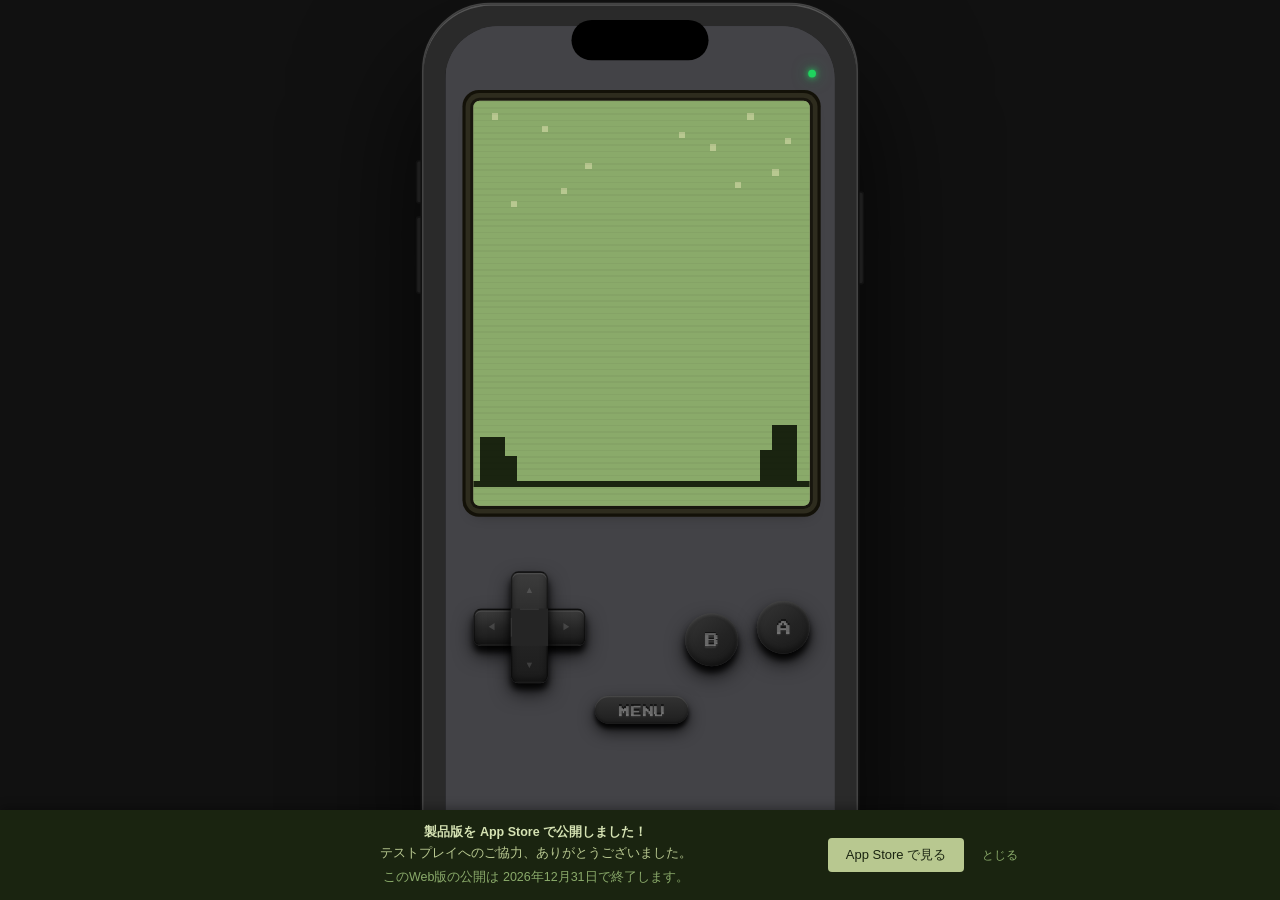
<file: index.html>
<!DOCTYPE html>
<html lang="ja">
<head>
<meta charset="UTF-8">
<meta name="viewport" content="width=device-width,initial-scale=1,maximum-scale=1,user-scalable=no,viewport-fit=cover">
<meta name="apple-mobile-web-app-title" content="My Little Invader">
<title>My Little Invader</title>
<link rel="manifest" href="manifest.json">
<link rel="apple-touch-icon" href="apple-touch-icon.png">
<meta http-equiv="refresh" content="0; url=invader_game.html">
<script>location.replace('invader_game.html');</script>
</head>
<body>
<p>Loading… <a href="invader_game.html">My Little Invader</a></p>
<script src="register-sw.js"></script>
</body>
</html>
</file>
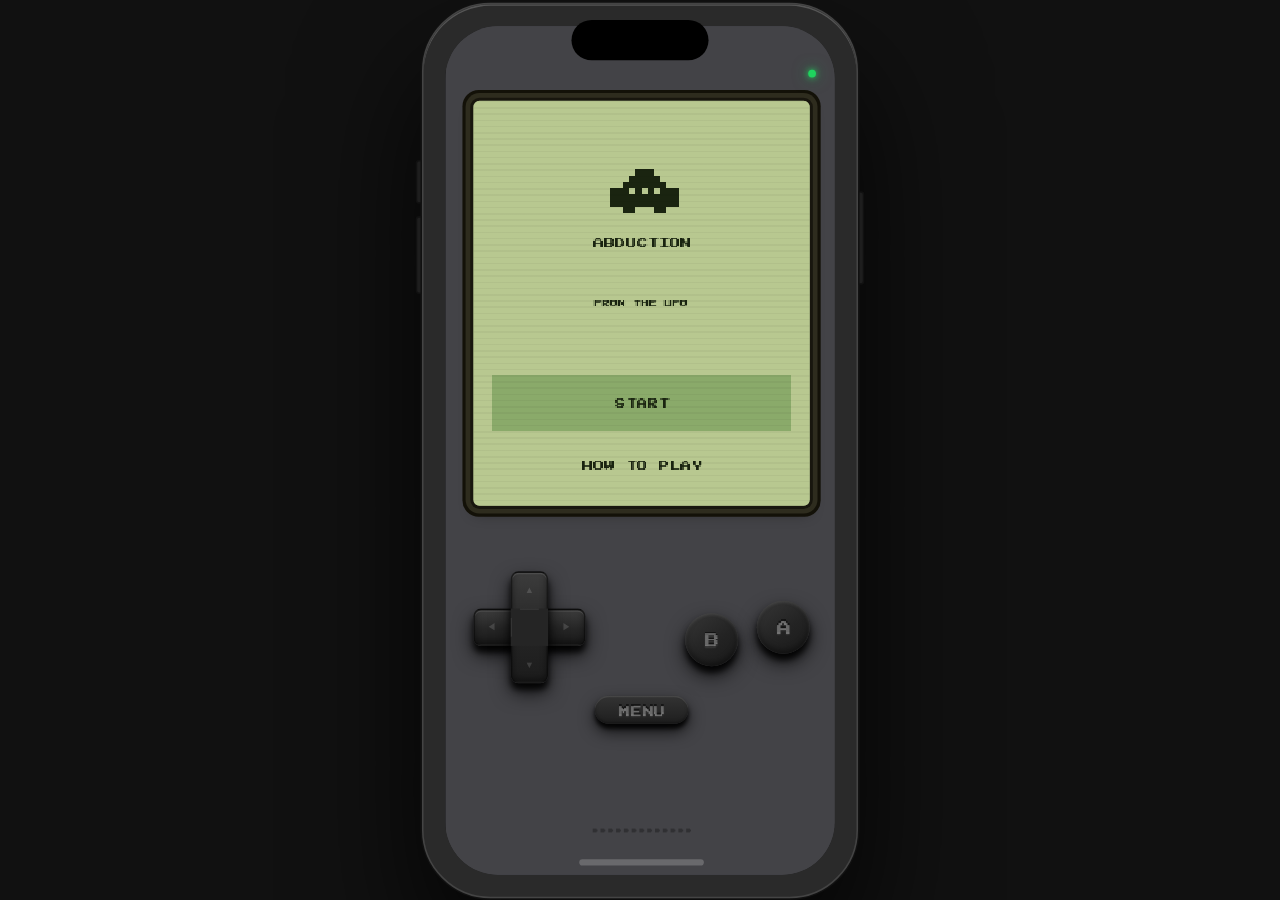
<file: abduction_game.html>
<!DOCTYPE html>
<html lang="ja">
<head>
<meta charset="UTF-8">
<meta name="viewport" content="width=device-width,initial-scale=1,maximum-scale=1,user-scalable=no,viewport-fit=cover">
<meta name="apple-mobile-web-app-capable" content="yes">
<meta name="mobile-web-app-capable" content="yes">
<meta name="apple-mobile-web-app-status-bar-style" content="black-translucent">
<meta name="apple-mobile-web-app-title" content="My Little Invader">
<meta name="theme-color" content="#111111">
<link rel="apple-touch-icon" href="apple-touch-icon.png">
<title>ABDUCTION — My Little Invader</title>
<link rel="stylesheet" href="fonts.css">
<style>
  *,*::before,*::after{box-sizing:border-box;margin:0;padding:0;
    /* ボタン長押しでテキスト選択・コピーメニューが出て操作の邪魔になるのを防ぐ（iOS Safariは -webkit- 付きのみ有効） */
    -webkit-user-select:none;user-select:none;
    -webkit-touch-callout:none;-webkit-tap-highlight-color:transparent}
  body{background:#111;display:flex;justify-content:center;align-items:center;min-height:100vh;touch-action:manipulation}
  /* ── iPhoneシェル（invader_game.html と同一デザイン） ── */
  .iphone{width:280px;background:#2a2a2a;border-radius:44px;padding:14px;border:1px solid #444;
    box-shadow:0 0 0 1px #111,inset 0 1px 0 #555,0 40px 80px rgba(0,0,0,0.8);position:relative}
  .btn-l{position:absolute;left:-5px;top:100px;width:4px;height:28px;background:#1e1e1e;border-radius:2px 0 0 2px;border:1px solid #111}
  .btn-l2{position:absolute;left:-5px;top:136px;width:4px;height:50px;background:#1e1e1e;border-radius:2px 0 0 2px;border:1px solid #111}
  .btn-r{position:absolute;right:-5px;top:120px;width:4px;height:60px;background:#1e1e1e;border-radius:0 2px 2px 0;border:1px solid #111}
  .iphone-inner{background:#000;border-radius:34px;overflow:hidden}
  .island{position:absolute;top:10px;left:50%;transform:translateX(-50%);width:88px;height:26px;background:#000;border-radius:20px;z-index:10}
  .screen-area{width:252px;height:545px;background:var(--body-bg,#e8e3d8);overflow:hidden;position:relative;display:flex;flex-direction:column;align-items:center}
  .home-bar{position:absolute;bottom:6px;left:50%;transform:translateX(-50%);width:80px;height:4px;background:rgba(0,0,0,0.18);border-radius:4px}
  .app{width:100%;height:100%;background:var(--body-bg,#e8e3d8);position:relative;display:flex;flex-direction:column;align-items:center}
  .power-led{position:absolute;top:12px;right:14px;width:5px;height:5px;border-radius:50%;background:#1fd45e;
    box-shadow:0 0 4px #1fd45e,0 0 10px rgba(31,212,94,0.55);z-index:20}
  .speaker-grille{position:absolute;bottom:26px;left:50%;transform:translateX(-50%);width:64px;height:5px;
    background-image:radial-gradient(circle at 2px 2.5px,rgba(0,0,0,0.28) 1.5px,transparent 0);background-size:5px 5px;pointer-events:none}
  .lcd-wrap{background:#b8c890;border-radius:4px;position:relative;overflow:hidden;flex-shrink:0;margin-top:48px;width:216px;height:260px;
    box-shadow:0 0 0 2px #18160e,0 0 0 5px #2e2c1e,0 0 0 7px #131108,inset 0 2px 6px rgba(0,0,0,0.24),inset 2px 0 4px rgba(0,0,0,0.1),0 5px 9px rgba(0,0,0,0.40)}
  .lcd-wrap::after{content:'';position:absolute;inset:0;
    background:repeating-linear-gradient(0deg,transparent,transparent 3px,rgba(0,0,0,0.04) 3px,rgba(0,0,0,0.04) 4px);pointer-events:none;z-index:2}
  canvas{display:block;image-rendering:pixelated;width:216px;height:260px}
  .controller-wrap{display:flex;flex-direction:column;align-items:center;gap:8px;width:216px;margin-top:42px}
  .controller-row{width:216px;display:flex;justify-content:space-between;align-items:center}
  .dpad{position:relative;width:72px;height:72px;flex-shrink:0}
  .dpad-h,.dpad-v{position:absolute;background:linear-gradient(180deg,#3c3c3c 0%,#252525 55%,#1c1c1c 100%);
    border-radius:5px;border:1px solid rgba(0,0,0,0.55);
    box-shadow:0 4px 4px var(--shadow-hard,rgba(0,0,0,0.32)),0 6px 12px var(--shadow-soft,rgba(0,0,0,0.22)),inset 0 1px 0 rgba(255,255,255,0.1),inset 0 -2px 4px rgba(0,0,0,0.42)}
  .dpad-h{width:72px;height:24px;top:24px;left:0}
  .dpad-v{width:24px;height:72px;top:0;left:24px}
  .dpad-center{position:absolute;width:24px;height:24px;top:24px;left:24px;background:#252525;z-index:1}
  .dpad-center::before{content:'';position:absolute;inset:0;
    background:linear-gradient(rgba(255,255,255,0.07) 0,rgba(255,255,255,0.07) 1px,transparent 1px) 50% 50%/12px 100% no-repeat,
    linear-gradient(90deg,rgba(255,255,255,0.07) 0,rgba(255,255,255,0.07) 1px,transparent 1px) 50% 50%/100% 12px no-repeat}
  .dpad-arrow{position:absolute;display:flex;align-items:center;justify-content:center;font-size:6px;color:rgba(255,255,255,0.14);
    z-index:2;width:24px;height:24px;user-select:none;transition:transform 0.06s,filter 0.06s}
  .dpad-arrow.up{top:0;left:24px}.dpad-arrow.down{bottom:0;left:24px}
  .dpad-arrow.left{top:24px;left:0}.dpad-arrow.right{top:24px;right:0}
  .btns{display:flex;gap:8px;align-items:center}
  .btn-row{display:flex;gap:12px;align-items:flex-start}
  .btns-wrap{display:flex;flex-direction:column;align-items:center;gap:3px}
  .btns-wrap.btn-b{transform:translateY(8px)}
  .action-btn{width:34px;height:34px;min-width:34px;min-height:34px;max-width:34px;max-height:34px;border-radius:50%;
    background:linear-gradient(145deg,#363636 0%,#232323 55%,#1a1a1a 100%);border:none;
    box-shadow:0 4px 4px var(--shadow-hard,rgba(0,0,0,0.32)),0 6px 12px var(--shadow-soft,rgba(0,0,0,0.22)),inset 0 1px 2px rgba(255,255,255,0.13),inset 0 -2px 4px rgba(0,0,0,0.45);
    display:flex;align-items:center;justify-content:center;cursor:pointer;flex-shrink:0;transition:transform 0.06s,filter 0.06s}
  .btn-lbl{font-family:'Press Start 2P',monospace;font-size:9px;color:rgba(255,255,255,0.3);user-select:none;
    text-shadow:0 1px 1px rgba(255,255,255,0.1),0 -1px 0 rgba(0,0,0,0.5);
    transform:translate(0.061em,0.0625em);   /* 字面が送りの左寄り・行の上寄りに乗るぶんを戻す */
  }
  .menu-btn{width:60px;height:18px;border-radius:9px;background:linear-gradient(180deg,#333 0%,#1e1e1e 100%);border:none;
    box-shadow:0 3px 3px var(--shadow-hard,rgba(0,0,0,0.32)),0 5px 10px var(--shadow-soft,rgba(0,0,0,0.22)),inset 0 1px 0 rgba(255,255,255,0.1),inset 0 -1px 2px rgba(0,0,0,0.35);
    display:flex;align-items:center;justify-content:center;cursor:pointer;transition:transform 0.06s,filter 0.06s}
  .menu-btn-lbl{font-family:'Press Start 2P',monospace;font-size:7px;color:rgba(255,255,255,0.3);user-select:none;letter-spacing:0.08em;
    text-shadow:0 1px 1px rgba(255,255,255,0.1),0 -1px 0 rgba(0,0,0,0.5);
    transform:translate(0.103em,0.0625em);   /* 字面のずれ＋字間が最後の字のうしろにも入るぶんを戻す */
  }

  /* ── 実機モード（ホーム画面から起動 or 実機Safari）：モックのiPhone外装を消してゲーム機本体だけ表示 ── */
  body.device { background:var(--body-bg, #e8e3d8); }
  body.device { overflow:hidden; }
  html.device, body.device { width:100%; height:100%; }
  body.device .iphone {
    background:transparent; border:none; border-radius:0; padding:0; box-shadow:none;
    width:auto;           /* 外装を消した分、幅を中身(252px)に合わせて左寄りを解消 */
  }
  body.device .btn-l, body.device .btn-l2, body.device .btn-r,
  body.device .island, body.device .home-bar { display:none; }
  body.device .iphone-inner { border-radius:0; background:transparent; }
  body.device .screen-area { border-radius:0; }
</style>
</head>
<body>
<div class="iphone">
  <div class="btn-l"></div><div class="btn-l2"></div><div class="btn-r"></div>
  <div class="iphone-inner">
    <div class="island"></div>
    <div class="screen-area">
      <div class="app">
        <div class="power-led"></div>
        <div class="lcd-wrap"><canvas id="lcd"></canvas></div>
        <div class="controller-wrap">
          <div class="controller-row">
            <div class="dpad">
              <div class="dpad-h"></div><div class="dpad-v"></div><div class="dpad-center"></div>
              <div class="dpad-arrow up">▲</div><div class="dpad-arrow down">▼</div>
              <div class="dpad-arrow left">◀</div><div class="dpad-arrow right">▶</div>
            </div>
            <div class="btns"><div class="btn-row">
              <div class="btns-wrap btn-b"><div class="action-btn" id="bb"><span class="btn-lbl">B</span></div></div>
              <div class="btns-wrap"><div class="action-btn" id="ba"><span class="btn-lbl">A</span></div></div>
            </div></div>
          </div>
          <div class="menu-btn" id="bmenu"><span class="menu-btn-lbl">MENU</span></div>
        </div>
        <div class="speaker-grille"></div>
      </div>
      <div class="home-bar"></div>
    </div>
  </div>
</div>

<script>
(function(){
  const W=54, H=65, S=4;
  const ON='#1a2410', OFF='#b8c890', DIM='#8aaa6a';
  const GY=54;                  // 地面y
  const GROUND_Y=GY-8;          // キャラ立ち位置（上端、キャラ高さ8）

  const cv=document.getElementById('lcd');
  cv.width=W*S; cv.height=H*S;
  const ct=cv.getContext('2d');
  ct.imageSmoothingEnabled=false;

  // ── BODY COLOR（本体SETTINGSの設定を反映） ──
  (function(){
    const COLORS=["#e8e3d8","#434347","#9ed0d8","#c8b8e0","#e8a89a","#98d0b0"];
    let idx=1; // 本体のデフォルト(ONYX)に合わせる
    try{ const b=localStorage.getItem("myvader_bodycolor"); if(b!==null) idx=Math.min(COLORS.length-1, Math.max(0, Number(b)||0)); }catch(e){}
    const bg=COLORS[idx], isDark=(idx===1);
    document.documentElement.style.setProperty("--body-bg", bg);
    const sa=document.querySelector(".screen-area"), app=document.querySelector(".app");
    if(sa) sa.style.background=bg;
    if(app){
      app.style.background=bg;
      app.style.setProperty("--shadow-hard", isDark?"rgba(0,0,0,0.88)":"rgba(0,0,0,0.28)");
      app.style.setProperty("--shadow-soft", isDark?"rgba(0,0,0,0.72)":"rgba(0,0,0,0.16)");
    }
    const hb=document.querySelector(".home-bar");
    if(hb) hb.style.background = isDark?"rgba(255,255,255,0.2)":"rgba(0,0,0,0.18)";
  })();


  function d(x,y,col){ if(x<0||x>=W||y<0||y>=H)return; ct.fillStyle=col||ON; ct.fillRect(x*S,y*S,S,S); }
  function hl(y,col,dash){ for(let x=0;x<W;x++) if(!dash||x%2===0) d(x,y,col||ON); }
  function stamp(g,ox,oy,col){ g.forEach((r,ry)=>r.forEach((v,rx)=>{if(v)d(ox+rx,oy+ry,col||ON);})); }
  // 右そろえ。得点も進行度も右端をそろえるので、桁が増えてもレイアウトが崩れない
  function txtR(s,px,py,sz,col){ ct.font=`${sz}px "Press Start 2P"`; ct.fillStyle=col||ON; ct.textAlign='right'; ct.textBaseline='top'; ct.fillText(s,px*S,py*S); }
  function txtC(s,py,sz,col){ ct.font=`${sz}px "Press Start 2P"`; ct.fillStyle=col||ON; ct.textAlign='center'; ct.textBaseline='top'; ct.fillText(s,(W*S)/2,py*S); }

  // ── 十字キーの向きを示す三角 ──
  //  ▲▼◀▶ は Press Start 2P（Latinのみ）に入っていない。'<' '>' で代用していたが、
  //  spacewalk の上下を三角にしたので、3種そろえて同じ形にする。
  //  ドット格子ではなく画素単位で、文字と同じ7px角のなかに1pxずつ広がる三角を描く
  function arrow(dir, x, y, len, col){
    ct.fillStyle = col || ON;
    const t = Math.ceil(len/2);                 // 頂点から底辺までの段数
    for(let i=0;i<t;i++){
      const w = 2*i+1, off = (len-w)/2;         // その段の幅と、中央に寄せるためのずれ
      if(dir==='up')    ct.fillRect(x+off,     y+i,       w, 1);
      if(dir==='down')  ct.fillRect(x+off,     y+t-1-i,   w, 1);
      if(dir==='left')  ct.fillRect(x+i,       y+off,     1, w);
      if(dir==='right') ct.fillRect(x+t-1-i,   y+off,     1, w);
    }
  }
  // MOVE 行の右側に三角を並べる。px,py はドット座標（txt と同じ基準）。
  //  横向きは幅4px・縦向きは幅7pxと太さが違うので、等ピッチにすると隙間がばらつく。
  //  実際に描く幅を足しながら送って、三角どうしの間隔のほうを揃える
  function arrowRow(px, py, dirs, col){
    const LEN = 7, T = Math.ceil(LEN/2), GAP = 5;   // T=4（三角の高さ／横向きの幅）
    let x = px*S; const y0 = py*S, vOff = Math.round((LEN-T)/2);
    dirs.forEach(dir=>{
      const flat = (dir==='left' || dir==='right');
      arrow(dir, x, y0 + (flat ? 0 : vOff), LEN, col);
      x += (flat ? T : LEN) + GAP;
    });
  }
  // 上下中央そろえの中央寄せテキスト（網掛けの帯に文字を収めるのに使う）
  function txtCM(s,py,sz,col){ ct.font=`${sz}px "Press Start 2P"`; ct.fillStyle=col||ON; ct.textAlign='center'; ct.textBaseline='middle'; ct.fillText(s,(W*S)/2,py*S); }
  function txt(s,px,py,sz,col){ ct.font=`${sz}px "Press Start 2P"`; ct.fillStyle=col||ON; ct.textAlign='left'; ct.textBaseline='top'; ct.fillText(s,px*S,py*S); }

  // ── スプライト ──
  const UFO=[
    [0,0,0,0,1,1,1,0,0,0,0],
    [0,0,0,1,1,1,1,1,0,0,0],
    [0,0,1,1,1,1,1,1,1,0,0],
    [1,1,1,0,1,0,1,0,1,1,1],
    [1,1,1,1,1,1,1,1,1,1,1],
    [1,1,1,1,1,1,1,1,1,1,1],
    [0,0,1,1,0,0,0,1,1,0,0],
  ];
  const CHARS={
    egg:[
      [0,0,0,0,0,0,0,0,0],
      [0,0,1,1,1,1,0,0,0],
      [0,1,1,1,1,1,1,0,0],
      [1,1,0,1,1,0,1,1,0],
      [1,1,1,1,1,1,1,1,0],
      [0,1,1,1,1,1,1,0,0],
      [0,0,1,1,1,1,0,0,0],
      [0,0,0,0,0,0,0,0,0],
    ],
    mid:[
      [0,0,0,0,0,0,0,0,0],
      [0,0,0,1,0,1,0,0,0],
      [0,0,1,1,1,1,1,0,0],
      [0,1,1,1,1,1,1,1,0],
      [1,1,0,1,1,1,0,1,1],
      [1,1,1,1,1,1,1,1,1],
      [0,1,1,1,1,1,1,1,0],
      [0,0,1,0,0,0,1,0,0],
    ],
    // 幼体：アプリアイコンと同じ形（本体の9×7を9×8に収めた）
    larva:[
      [0,0,0,0,0,0,0,0,0],[0,0,1,0,0,0,1,0,0],[0,1,1,1,1,1,1,1,0],[1,1,0,1,1,1,0,1,1],
      [1,1,1,1,1,1,1,1,1],[0,1,1,1,1,1,1,1,0],[0,0,1,0,0,0,1,0,0],[0,1,0,0,0,0,0,1,0],
    ],
    // グレイ：大きな頭に1ドットの目、3ドットの首、左右に広げた腕、まっすぐな脚。
    //  以前は頭と胴がひとかたまりで手が無く、グレイらしさが出ていなかった。下の2段は脚
    grey:[
      [0,1,1,1,1,1,1,1,0],[1,1,1,1,1,1,1,1,1],[1,0,1,1,1,1,1,0,1],[0,1,1,1,1,1,1,1,0],
      [0,0,0,1,1,1,0,0,0],[0,1,1,1,1,1,1,1,0],[0,0,0,1,0,1,0,0,0],[0,0,0,1,0,1,0,0,0],
    ],
    tako:[
      [0,0,1,0,0,0,1,0,0],[0,0,0,1,0,1,0,0,0],[0,1,1,1,1,1,1,1,0],[1,1,0,1,1,1,0,1,1],
      [1,1,1,1,1,1,1,1,1],[0,1,1,1,1,1,1,1,0],[0,1,0,1,0,1,0,1,0],[0,1,0,1,0,1,0,1,0],
    ],
    inv:[
      [0,1,0,0,0,0,0,1,0],[0,0,1,0,0,0,1,0,0],[0,1,1,1,1,1,1,1,0],[1,1,0,1,1,1,0,1,1],
      [1,1,1,1,1,1,1,1,1],[0,1,1,1,1,1,1,1,0],[0,1,0,0,0,0,0,1,0],[0,0,1,1,0,1,1,0,0],
    ],
  };
  let lineage='grey';            // 育成中キャラと連動
  try{ const l=localStorage.getItem('myvader_lineage'); if(l && CHARS[l]) lineage=l; }catch(e){}
  function CHAR(){ return CHARS[lineage]; }
  // 屈伸フレーム（2コマ目）：脚の段を足元の段に畳み、体を1段沈める。足の接地位置は不変
  function crouch(g){
    const merged = g[g.length-2].map((v,i)=> (v || g[g.length-1][i]) ? 1 : 0);
    return [g[0].map(()=>0), ...g.slice(0, g.length-2), merged];
  }
  const CHARS_CROUCH = {}; Object.keys(CHARS).forEach(k=>CHARS_CROUCH[k]=crouch(CHARS[k]));
  //  グレイだけは2コマ目を別に描く。沈むときに腕を縮めて（7→5ドット）脚を1段に畳む。
  //  脚を畳むだけだと、広げた腕がそのまま下がって見え、屈伸らしく見えない
  CHARS_CROUCH.grey = [
    [0,0,0,0,0,0,0,0,0],
    [0,1,1,1,1,1,1,1,0],
    [1,1,1,1,1,1,1,1,1],
    [1,0,1,1,1,1,1,0,1],
    [0,1,1,1,1,1,1,1,0],
    [0,0,0,1,1,1,0,0,0],
    [0,0,1,1,1,1,1,0,0],
    [0,0,0,1,0,1,0,0,0],
  ];
  function CHAR2(){ return CHARS_CROUCH[lineage]; }
  // スコアを本体（invader_game.html）へ報告
  function reportScore(){ try{ localStorage.setItem('myvader_result', JSON.stringify({game:'abduction', score:Math.max(0,score), at:Date.now()})); }catch(e){} }
  const UFO_W=11, UFO_H=7, CH_W=9, CH_H=8;

  // ── 音 ──
  //  iOSは 電話・アラーム・ほかのアプリの音・画面ロック・裏まわりのたびに
  //  AudioContext を止める。このとき state は 'suspended' ではなく
  //  WebKit独自の 'interrupted' になることがあり、そこからは resume() が
  //  効かないまま戻らないことがある。suspended だけ見ていると、
  //  一度これに当たった時点で ずっと無音になるので、戻らないものは作り直す
  let ac=null, acBornAt=0;
  const AC_RETRY=1000;   // 作り直しの間隔(ms)。割り込みが続くあいだ作り続けないための歯止め
  function newAudio(){
    acBornAt=Date.now();                   // 「最後に作ろうとした時刻」。作れなくても歯止めに使う
    try{ return new (window.AudioContext||window.webkitAudioContext)(); }
    catch(e){ return null; }
  }
  function ensureAudio(){
    if(!ac) ac=newAudio();
    if(!ac) return;
    if(ac.state==='running') return;
    if(ac.state==='suspended'){ ac.resume().catch(function(){}); return; }
    if(Date.now()-acBornAt < AC_RETRY) return;
    const fresh=newAudio();
    // 作れなかったときに いまの口を捨てると、二度と鳴らなくなる
    if(!fresh){ ac.resume().catch(function(){}); return; }
    const old=ac;
    ac=fresh;
    try{ old.close(); }catch(e){}
    if(ac.state==='suspended') ac.resume().catch(function(){});
  }
  function reviveAudio(){ if(ac) ensureAudio(); }
  // ミニゲームを閉じるとき、開いていた口は閉じておく（iOSは同時に持てる数に限りがある）
  window.addEventListener('pagehide', function(){ if(ac){ try{ ac.close(); }catch(e){} ac=null; } });
  function beep(freq,dur,type){
    try{
      if(localStorage.getItem('myvader_sound')==='off') return;   // 本体のSOUND設定を尊重
      ensureAudio();
      if(!ac) return;
      const o=ac.createOscillator(), g=ac.createGain();
      o.connect(g); g.connect(ac.destination);
      o.type=type||'square'; o.frequency.setValueAtTime(freq,ac.currentTime);
      g.gain.setValueAtTime(0.12,ac.currentTime);
      g.gain.exponentialRampToValueAtTime(0.001,ac.currentTime+(dur||0.08));
      o.start(); o.stop(ac.currentTime+(dur||0.08));
    }catch(e){}
  }
  ['touchend','pointerdown','click'].forEach(function(ev){
    document.addEventListener(ev, reviveAudio, {passive:true});
  });
  document.addEventListener('visibilitychange', function(){ if(!document.hidden) reviveAudio(); });
  window.addEventListener('pageshow', reviveAudio);

  // ── ゲーム状態 ──
  const STATE={TITLE:0,PLAY:2,GAMEOVER:4,CAUGHT:6,HELP:7};
  let menuSel=0;
  let state=STATE.TITLE;
  const TICK=50;
  const FPS=1000/TICK;

  // ゲームの芯は「ビームから逃げる」こと。降下と体当たりはそこに時々混ざるサブ要素なので、
  //  序盤は出さず、中盤から少しずつ増やす。降下が3回続かないよう連続回数にも上限を置く。
  const DIVE_START   = 15;    // ここまでの秒数は降りてこない（ビーム回避に集中させる）
  const CHARGE_START = 25;    // 体当たりが混ざり始める秒数
  const MAX_DIVE_STREAK = 2;  // 降下の連続はここまで。超えたら必ずビーム回を挟む
  // ビーム幅：ずっと太くなり続けると、どこにいても避けられなくなる。
  //  ここから先は毎回ふとさを引き直し、細い回・太い回が混ざるようにする
  const BEAM_VARY_START = 20;   // この秒数から幅がばらつき始める
  const BEAM_HALF_MIN   = 2;    // いちばん細い回の半幅

  // 経過時間（秒）に応じた難易度を返す
  function curDiff(){
    const t=elapsed/FPS; // 経過秒
    return {
      ufoSpeed: Math.min(0.5 + t*0.04, 1.6),    // 0.5→最大1.6
      beamDur:  Math.min(10 + t*0.3, 18),       // 10→最大18フレーム
      safeDur:  Math.max(20 - t*0.4, 8),        // 20→最小8フレーム
      // 降下：序盤0 → 中盤12% → 後半じわじわ増えて最大35%
      diveChance: (t < DIVE_START) ? 0 : Math.min(0.12 + (t-DIVE_START)*0.006, 0.35),
      beamHalf: Math.min(3 + Math.floor(t/5), 7),   // 上限を9→7に。太い回はここから更に±で振る
      beamVary: t >= BEAM_VARY_START,
      canCharge: t>=CHARGE_START,
      chargeSpeed: Math.min(1.4 + (t-CHARGE_START)*0.05, 2.6),
      chargeChance: Math.min(0.20 + (t-CHARGE_START)*0.008, 0.40), // 降下後に突進する確率
      chargeCD: Math.max(110 - (t-CHARGE_START)*0.8, 70),  // 突進後はこのフレーム数あける（最低3.5秒）
    };
  }

  // スコア
  let score=0;
  let elapsed=0;            // 経過フレーム
  let hitCount=0;           // UFO衝突回数
  const SCORE_PER_SEC=10;   // 生存加点/秒
  const PENALTY_HIT=30;     // UFO衝突1回の減点
  let hitCooldown=0;        // 連続減点防止

  // プレイヤー
  let plyX, plyY, vy, jumping;
  const PLY_MIN=1, PLY_MAX=W-CH_W-1;
  const GRAV=0.55, JUMP_V=-4.2;

  // UFO
  const UFO_HIGH=11;            // 通常高度。ヘッダーの区切り線(y=10)に被らない位置
  let ufoX, ufoDir, ufoY, ufoYtarget;
  // まっすぐ往復するだけだと次の位置が読めてしまうので、
  //  ときどき気まぐれに向きを変え、脚ごとに速さも変える
  let ufoTurnCD = 0;      // 次に向きを変えられるまでのフレーム
  let ufoSpdMul = 1;      // いまの脚の速さ倍率
  const UFO_TURN_P = 0.045;   // 1フレームあたりの気まぐれ確率
  function rollUfoLeg(){
    ufoTurnCD = 12 + Math.floor(Math.random()*28);   // 0.6〜2.0秒は向きを保つ
    ufoSpdMul = 0.65 + Math.random()*0.75;           // 0.65〜1.4倍
  }
  function ufoWander(D, mul){
    if(ufoTurnCD > 0) ufoTurnCD--;
    else if(Math.random() < UFO_TURN_P){ ufoDir = -ufoDir; rollUfoLeg(); }
    ufoX += ufoDir * D.ufoSpeed * ufoSpdMul * (mul || 1);
    if(ufoX <= 1){ ufoX = 1; ufoDir = 1; rollUfoLeg(); }
    else if(ufoX >= W-UFO_W-1){ ufoX = W-UFO_W-1; ufoDir = -1; rollUfoLeg(); }
  }
  let beamHalfNow = 3;    // この回のビームの半幅（warnに入るときに決める）
  let mode, modeTimer, beamX;
  let chargeDir=1;
  // 体当たりの間隔制御：突進のあとは必ず休みを入れ、続けざまに突っ込んでこないようにする
  let chargeCD=0;          // 次の突進までのクールダウン（フレーム）
  let diveStreak=0;        // 連続で降りてきた回数（ビーム回に戻るとリセット）
  let forceBeamNext=false; // 突進の直後は必ずビーム回にする
  let graceFrames=0;
  let caughtTimer=0;
  let caughtX=0;
  const CAUGHT_DUR=20;

  // 入力
  const keys={left:false,right:false};

  // ── ダッシュ（十字の左右をすばやく2回押す）──
  //  ビームは避けきれない太さで来ることがあるので、一気に横へ抜ける手を用意する
  const DBL_MS   = 260;      // この時間内に2度目を押すとダッシュ
  const DASH_FR  = 6;        // ダッシュしている長さ（フレーム）
  const DASH_SPD = 2.8;      // ダッシュ中の速さ（通常は1.2）
  let dashT=0, dashDir=0, dashGhost=[];
  const lastTap={left:0,right:0};
  function tapDir(dir){
    const now=Date.now();
    if(state===STATE.PLAY && dashT<=0 && now-lastTap[dir] < DBL_MS){
      dashDir = (dir==='left') ? -1 : 1;
      dashT = DASH_FR; dashGhost=[];
      beep(1300,0.05);
    }
    lastTap[dir]=now;
  }

  function ufoCenter(){ return ufoX+5; }
  // 突進を終えて上空へ戻る。クールダウンを張り、次はビーム回にする
  function endCharge(D){
    mode='recover'; modeTimer=0;
    chargeCD = D.chargeCD;
    forceBeamNext = true;
  }
  // この回のビームの太さを決める。序盤は難易度どおり、中盤からは細い回・太い回が混ざる
  function rollBeamHalf(D){
    if(!D.beamVary){ beamHalfNow = D.beamHalf; return; }
    const lo = BEAM_HALF_MIN, hi = D.beamHalf + 2;
    beamHalfNow = lo + Math.floor(Math.random()*(hi-lo+1));
  }
  function beamEdge(y){
    const y0=Math.round(ufoY)+UFO_H, y1=GY-1;
    if(y1<=y0) return 0;
    return Math.round((y-y0)/(y1-y0)*beamHalfNow);
  }

  function startGame(){
    plyX=W/2-CH_W/2; plyY=GROUND_Y; vy=0; jumping=false;
    ufoX=21; ufoDir=1; ufoY=UFO_HIGH; ufoYtarget=UFO_HIGH;
    rollUfoLeg(); beamHalfNow=3;
    mode='safe'; modeTimer=0; beamX=ufoCenter();
    chargeCD=0; forceBeamNext=false; diveStreak=0;
    graceFrames=6;
    dashT=0; dashDir=0; dashGhost=[]; lastTap.left=0; lastTap.right=0;
    score=0; elapsed=0; hitCount=0; hitCooldown=0;
    state=STATE.PLAY;
  }

  function jump(){ if(state===STATE.PLAY && !jumping){ jumping=true; vy=JUMP_V; beep(700,0.1); } }

  // ── 衝突判定 ──
  function rectsOverlap(ax,ay,aw,ah,bx,by,bw,bh){
    return ax<bx+bw && ax+aw>bx && ay<by+bh && ay+ah>by;
  }
  // スプライトの塗りドット集合を {x,y} で返す
  function spritePixels(g,ox,oy){
    const out=[];
    g.forEach((r,ry)=>r.forEach((v,rx)=>{ if(v) out.push([ox+rx, oy+ry]); }));
    return out;
  }
  // プレイヤーの塗りドット
  function playerPixels(){
    return spritePixels(CHAR(), Math.round(plyX), Math.round(plyY));
  }
  function checkBeamHit(){
    if(mode!=='beam') return false;
    const y0=Math.round(ufoY)+UFO_H, y1=GY-1;
    for(const [px,py] of playerPixels()){
      if(py<y0 || py>y1) continue;
      const half=beamEdge(py);
      if(px>=beamX-half && px<=beamX+half) return true;
    }
    return false;
  }
  function checkUfoHit(){
    // 両スプライトの塗りドットが1つでも重なったら衝突
    const ufoPix=new Set(spritePixels(UFO, Math.round(ufoX), Math.round(ufoY)).map(([x,y])=>x+','+y));
    for(const [px,py] of playerPixels()){
      if(ufoPix.has(px+','+py)) return true;
    }
    return false;
  }

  // ── 更新 ──
  function update(){
    if(state===STATE.CAUGHT){
      caughtTimer--;
      // UFOを通常高度へ戻す（吸い上げる動き）
      if(ufoY>UFO_HIGH) ufoY=Math.max(UFO_HIGH, ufoY-1);
      const targetX=ufoCenter()-CH_W/2;
      caughtX += (targetX-caughtX)*0.25;
      plyX=caughtX;
      const top=ufoY+UFO_H;
      plyY -= (GROUND_Y-top)/CAUGHT_DUR + 0.3;
      if(plyY<top) plyY=top;
      if(caughtTimer<=0){ state=STATE.GAMEOVER; reportScore(); beep(160,0.4,'sawtooth'); }
      return;
    }
    if(state!==STATE.PLAY) return;

    const D=curDiff();
    modeTimer++;
    elapsed++;
    if(hitCooldown>0) hitCooldown--;
    if(chargeCD>0) chargeCD--;

    // 生存加点
    score = Math.max(0, Math.floor(elapsed/FPS*SCORE_PER_SEC) - hitCount*PENALTY_HIT);   // 減点は0止まり

    // UFOロジック
    if(mode==='safe'){
      ufoYtarget=UFO_HIGH;
      ufoWander(D);
      if(modeTimer>D.safeDur){
        modeTimer=0;
        // 突進の直後は必ずビーム回を挟む（体当たりが連続しないように）。
        // 降下もMAX_DIVE_STREAK回続いたら、そこで一度ビームに戻す
        const dive = !forceBeamNext && diveStreak < MAX_DIVE_STREAK && Math.random()<D.diveChance;
        if(dive){ mode='dive'; ufoYtarget=GROUND_Y; diveStreak++; }
        else { forceBeamNext=false; diveStreak=0; mode='warn'; beamX=ufoCenter(); rollBeamHalf(D); }
      }
    } else if(mode==='warn'){
      if(modeTimer>4){ modeTimer=0; mode='beam'; beep(300,0.12); }
    } else if(mode==='beam'){
      if(modeTimer>D.beamDur){ modeTimer=0; mode='safe'; }
    } else if(mode==='dive'){
      ufoWander(D, 0.7);
      if(modeTimer>22){
        modeTimer=0;
        // 突進はクールダウンが明けている時だけ。明けていなければ通常復帰
        if(D.canCharge && chargeCD<=0 && Math.random()<D.chargeChance){
          mode='charge';
          // キャラのいる方向を向く
          chargeDir = (plyX+CH_W/2 > ufoCenter()) ? 1 : -1;
        } else {
          mode='safe';
        }
      }
    } else if(mode==='charge'){
      // 地面の高さを保ったままキャラへ向かってスライド
      ufoYtarget=GROUND_Y;
      ufoX += chargeDir*D.chargeSpeed;
      // 端に達するか、画面を横切ったら終了 → 上空へ戻ってひと呼吸おく
      if(ufoX<=1){ ufoX=1; endCharge(D); }
      else if(ufoX>=W-UFO_W-1){ ufoX=W-UFO_W-1; endCharge(D); }
      else if(modeTimer>40){ endCharge(D); }
    } else if(mode==='recover'){
      // 突進のあとは通常高度まで上がりきってから再開する（続けざまの体当たりを防ぐ）
      ufoYtarget=UFO_HIGH;
      ufoWander(D, 0.6);
      if(ufoY<=UFO_HIGH && modeTimer>12){ mode='safe'; modeTimer=0; }
    }
    if(ufoY<ufoYtarget) ufoY=Math.min(ufoY+2,ufoYtarget);
    else if(ufoY>ufoYtarget) ufoY=Math.max(ufoY-2,ufoYtarget);

    // プレイヤー横移動。ダッシュ中は左右キーより優先する
    const spd=1.2;
    if(dashT>0){
      dashGhost.push(Math.round(plyX));      // 残像用にいた場所を覚えておく
      if(dashGhost.length>3) dashGhost.shift();
      plyX += dashDir*DASH_SPD;
      dashT--;
    } else {
      if(dashGhost.length) dashGhost.shift();
      if(keys.left)  plyX-=spd;
      if(keys.right) plyX+=spd;
    }
    if(plyX<PLY_MIN) plyX=PLY_MIN;
    if(plyX>PLY_MAX) plyX=PLY_MAX;

    // ジャンプ物理
    if(jumping){
      plyY+=vy; vy+=GRAV;
      if(plyY>=GROUND_Y){ plyY=GROUND_Y; jumping=false; vy=0; }
    }

    if(graceFrames>0){ graceFrames--; return; }

    // ビーム被弾 → 吸い上げ → ゲームオーバー
    if(checkBeamHit()){
      state=STATE.CAUGHT; caughtTimer=CAUGHT_DUR; caughtX=plyX;
      beep(200,0.15,'sawtooth');
      return;
    }
    // UFO本体衝突 → 減点のみ（ゲーム続行、連続減点防止）
    if(checkUfoHit() && hitCooldown<=0){
      hitCount++;
      hitCooldown=Math.round(0.6*FPS);
      beep(240,0.18,'sawtooth');
    }
  }

  // ── 描画 ──
  function drawField(){
    ct.fillStyle=OFF; ct.fillRect(0,0,W*S,H*S);
    // ヘッダー：スコア表示
    txt('SCORE',1,1,8,ON);
    txtR(String(Math.max(0,score)).padStart(4,'0'), W-1, 1, 8, ON);
    hl(10,DIM);
    // 地面
    hl(GY,ON);
    for(let x=0;x<W;x+=3) d(x,GY+1,DIM);
  }
  function drawHud(){
    // フッター：左に状態、右に進行度（3本共通のかたち）。
    //  このゲームだけライフの持ち合わせが無い（ビームに捕まったらそこで終わり）ので、
    //  左は生き延びた時間を出す
    const t=Math.floor(elapsed/FPS);
    txt('TIME '+t,1,59,7,ON);
    txtR('HIT '+hitCount, W-1, 59, 7, ON);
  }

  function draw(){
    if(state===STATE.TITLE){
      ct.fillStyle=OFF; ct.fillRect(0,0,W*S,H*S);
      stamp(UFO, W/2-5, 11, ON);
      txtC('ABDUCTION',22,7,ON);
      txtC('FROM THE UFO',32,5,ON);
      // 選択中を網掛けの帯で示す（本編のMENUと同じ表現）。
      //  以前は未選択を薄色にしていたため、HOW TO PLAY がキャッチコピーと同じ見た目になり、
      //  選べる項目だと気づかれなかった。両方とも濃色で並べ、文字も6→7pxに上げてある
      const items=['START','HOW TO PLAY'];
      const HL_H=9;
      items.forEach((it,i)=>{
        const by=44+i*10;
        if(i===menuSel){ for(let x=3;x<W-3;x++) for(let dy=0;dy<HL_H;dy++) d(x,by+dy,DIM); }
        txtCM(it, by+HL_H/2, 7, ON);      // 帯の上下中央に置く
      });
      return;
    }
    if(state===STATE.HELP){
      ct.fillStyle=OFF; ct.fillRect(0,0,W*S,H*S);
      // 本文は視認性優先で 5px → 7px。行間も広げて再レイアウト
      txtC('HOW TO PLAY',2,7,ON);
      hl(9,ON);
      txt('MOVE',2,12,7,ON); arrowRow(30,12,['left','right'],ON);
      // ビームが太い回は横に走らないと抜けられない。2度押しで一気に動けることを書く
      txt('TAP TWICE TO DASH',2,19,5,ON);
      txt('JUMP',2,25,7,ON); txt('A',30,25,7,ON);
      hl(32,ON);
      txt('SURVIVE LONG!',2,35,7,ON);
      txt('BEAM = CAUGHT',2,43,6,ON);
      // 体当たりは即終了ではなく減点。「当たっても平気」と誤解されないよう点数を出す
      txt('UFO HITS YOU',2,49,6,ON);  txt('-30',W-11,49,6,ON);
      txt('JUMP OVER IT',2,55,6,ON);
      if(Math.floor(Date.now()/450)%2===0) txtC('B : BACK',61,5,ON);
      return;
    }
    if(state===STATE.PLAY){
      drawField();
      const ufoCol=(mode==='warn'&&Math.floor(Date.now()/100)%2===0)?DIM:ON;
      // 突進中は後方にスピード線（DIM）
      if(mode==='charge'){
        const ufoMidY=Math.round(ufoY)+3;
        for(let i=1;i<=4;i++){
          const tx = Math.round(ufoX) + (chargeDir>0 ? -i*2 : UFO_W-1+i*2);
          d(tx, ufoMidY, DIM); d(tx, ufoMidY+2, DIM);
        }
      }
      stamp(UFO,Math.round(ufoX),Math.round(ufoY),ufoCol);
      if(mode==='beam'){
        const y0=Math.round(ufoY)+UFO_H, y1=GY-1;
        for(let y=y0;y<=y1;y++){
          const half=beamEdge(y);
          for(let dx=-half;dx<=half;dx++) d(beamX+dx,y,DIM);
        }
      }
      // UFO衝突直後は点滅で無敵を示す
      // ダッシュの残像。通った跡を薄い色で置いて、速く動いたことを見せる
      dashGhost.forEach(gx=>stamp(CHAR(), gx, Math.round(plyY), DIM));
      const flashing = hitCooldown>0 && Math.floor(hitCooldown/2)%2===0;
      if(!flashing) stamp((!jumping && Math.floor(elapsed/5)%2) ? CHAR2() : CHAR(), Math.round(plyX), Math.round(plyY), ON);  // 2コマ屈伸（接地中のみ・判定は不変）
      drawHud();
      return;
    }
    if(state===STATE.CAUGHT){
      drawField();
      stamp(UFO,Math.round(ufoX),Math.round(ufoY),ON);
      const y0=Math.round(ufoY)+UFO_H, y1=GY-1;
      for(let y=y0;y<=y1;y++){
        const half=beamEdge(y);
        for(let dx=-half;dx<=half;dx++) d(beamX+dx,y,DIM);
      }
      if(Math.floor(caughtTimer/2)%2===0){
        stamp(CHAR(),Math.round(plyX),Math.round(plyY),ON);
      }
      drawHud();
      return;
    }
    if(state===STATE.GAMEOVER){
      ct.fillStyle=OFF; ct.fillRect(0,0,W*S,H*S);
      stamp(UFO, W/2-5, 10, ON);
      txtC('GAME',22,8,ON);
      txtC('OVER',32,8,ON);
      txtC('SCORE',44,7,ON);   // 薄くて読みにくかったので濃く・大きく
      txtC((''+Math.max(0,score)).padStart(4,'0'),53,8,ON);
      if(Math.floor(Date.now()/450)%2===0) txtC('B : BACK',61,5,ON);
      return;
    }
  }

  // ── メインループ ──
  function loop(){ update(); draw(); }
  setInterval(loop, TICK);

  // ── 入力 ──
  // 十字ボタンの操作音。本体の playClick と同じ「下がる短いクリック」に合わせてある
  function click(freq){
    try{
      if(localStorage.getItem('myvader_sound')==='off') return;
      ensureAudio();
      if(!ac) return;
      const o=ac.createOscillator(), g=ac.createGain();
      o.connect(g); g.connect(ac.destination);
      o.type='square';
      o.frequency.setValueAtTime(freq, ac.currentTime);
      o.frequency.exponentialRampToValueAtTime(freq*0.33, ac.currentTime+0.04);
      g.gain.setValueAtTime(0.12, ac.currentTime);
      g.gain.exponentialRampToValueAtTime(0.001, ac.currentTime+0.05);
      o.start(); o.stop(ac.currentTime+0.05);
    }catch(e){}
  }
  function press(el,fn){
    el.addEventListener('touchstart',e=>{e.preventDefault(); el._pressed=true; fn();},{passive:false});
    el.addEventListener('mousedown',e=>{ el._pressed=true; fn(); });
  }
  function release(el,fn){
    const handler=()=>{ if(el._pressed){ el._pressed=false; fn(); } };
    el.addEventListener('touchend',e=>{e.preventDefault(); handler();},{passive:false});
    el.addEventListener('mouseup',handler);
    el.addEventListener('mouseleave',handler);
  }
  function anim(el){ el.style.transform='translateY(2px) scale(.9)'; el.style.filter='brightness(.7)'; setTimeout(()=>{el.style.transform='';el.style.filter='';},100); }
  function dpadAnim(el){ el.style.transform='translateY(2px) scale(.88)'; el.style.filter='brightness(2.5)'; setTimeout(()=>{el.style.transform='';el.style.filter='';},100); }

  const elL=document.querySelector('.dpad-arrow.left');
  const elR=document.querySelector('.dpad-arrow.right');
  const elU=document.querySelector('.dpad-arrow.up');
  const elD=document.querySelector('.dpad-arrow.down');
  press(elL,()=>{keys.left=true;dpadAnim(elL);click(900);tapDir('left');});   release(elL,()=>keys.left=false);
  press(elR,()=>{keys.right=true;dpadAnim(elR);click(900);tapDir('right');}); release(elR,()=>keys.right=false);
  function menuMove(){ if(state===STATE.TITLE){ menuSel=(menuSel+1)%2; beep(500,0.05); } }
  // タイトルでは選択音が鳴るので、押下音は重ねない
  press(elU,()=>{dpadAnim(elU); if(state===STATE.TITLE) menuMove(); else click(900);});
  press(elD,()=>{dpadAnim(elD); if(state===STATE.TITLE) menuMove(); else click(900);});

  function confirmTitle(){ beep(880,0.07); if(menuSel===0) startGame(); else state=STATE.HELP; }
  function onADown(){
    anim(document.getElementById('ba'));
    if(state===STATE.PLAY){ jump(); }
  }
  //  Aは「決定」だけ。戻るのはBに一本化する（画面のヒントもBだけを出す）
  function onAUp(){
    if(state===STATE.TITLE) confirmTitle();
  }
  press(document.getElementById('ba'), onADown);
  release(document.getElementById('ba'), onAUp);
  function onBPress(){
    anim(document.getElementById('bb'));
    if(state===STATE.HELP) state=STATE.TITLE;
    // タイトルでも、遊び終わったあとでも、Bは「ひとつ前＝ゲーム選択画面」へ戻る
    else if(state===STATE.TITLE || state===STATE.GAMEOVER) exitToMenu(true);
  }
  press(document.getElementById('bb'), onBPress);
  // ミニゲームを閉じて、本体のゲーム選択画面へ戻る
  //  back=true …… タイトルでBを押した＝ゲーム選択画面へ戻る
  //  back=false …… MENUボタン＝遊ぶのをやめて育成画面へ
  function exitToMenu(back){
    beep(700,0.06);
    // 宛先は自分と同じオリジン（本体）に限定する
    if(window.parent && window.parent !== window)
      window.parent.postMessage({myvader:"exit", back: !!back}, window.location.origin);
    else window.location.href='invader_game.html';
  }
  press(document.getElementById('bmenu'), ()=>{
    const m=document.getElementById('bmenu'); m.style.transform='scale(.93)'; setTimeout(()=>m.style.transform='',100);
    // 遊び終わったあとは選択画面へ、遊んでいる最中は育成画面へ
    exitToMenu(state===STATE.GAMEOVER);   // iframe内なら親に通知して閉じる（ページ遷移しない）
  });

  // キーボード対応
  document.addEventListener('keydown',e=>{
    // キーの押しっぱなし(e.repeat)は2度押しに数えない
    if(e.key==='ArrowLeft'){ if(!keys.left && !e.repeat){ click(900); tapDir('left'); } keys.left=true; }
    if(e.key==='ArrowRight'){ if(!keys.right && !e.repeat){ click(900); tapDir('right'); } keys.right=true; }
    if((e.key==='ArrowUp'||e.key==='ArrowDown') && state===STATE.TITLE){ e.preventDefault(); menuMove(); return; }
    if(e.key===' '||e.key==='ArrowUp'||e.key.toLowerCase()==='a'){ e.preventDefault(); if(state===STATE.PLAY) jump(); }
    // Bボタンもキーで押せるようにする（画面のBだけ効かないのは分かりにくい）
    if((e.key.toLowerCase()==='b'||e.key==='Escape') && !e.repeat){ e.preventDefault(); onBPress(); }
  });
  document.addEventListener('keyup',e=>{
    if(e.key==='ArrowLeft') keys.left=false;
    if(e.key==='ArrowRight') keys.right=false;
    if((e.key===' '||e.key.toLowerCase()==='a'||e.key==='ArrowUp') && state!==STATE.PLAY) onAUp();
  });

})();
</script>

<script>
// iPhone実機表示：ゲーム機シェルを画面サイズに合わせて拡大（デザイン比率は維持）

  // 実機（ホーム画面アプリ / iOS Safari）ではモックのiPhone外装を消す
  (function(){
    var standalone = window.navigator.standalone === true ||
                     (window.matchMedia && window.matchMedia("(display-mode: standalone)").matches);
    var touchPhone = /iPhone|iPod|Android/i.test(navigator.userAgent);
    if(standalone || touchPhone) document.body.classList.add("device");
  })();
(function(){
  function fit(){
    var el=document.querySelector(".iphone"); if(!el) return;
    el.style.transform="none";
    // 計測は必ず通常フローの状態で行う（横向き時のfixed指定が残っていると幅が変わるため）
    el.style.position=""; el.style.left=""; el.style.top="";
    var r=el.getBoundingClientRect();
    var w=r.width||280, h=r.height||600;
    var vw=window.innerWidth, vh=window.innerHeight;
    var device=document.body.classList.contains("device");
    // 端末を横に倒しても縦画面のまま見せる（回転させない）。
    // iOS Safariはマニフェストのorientation指定もscreen.orientation.lock()も非対応のため、
    // 横向きを検知して中身を90度カウンター回転させることで縦表示を維持する。
    var landscape = device && vw > vh;
    // 回転後の外接矩形は (h×s) × (w×s) になるので、幅と高さを入れ替えて収める
    var s = landscape ? Math.min(vw*0.995/h, vh*0.995/w)
                      : Math.min(vw*0.995/w, vh*0.995/h);
    el.style.transformOrigin="center center";
    // どちら向きに倒したかで必要な回転方向が変わるため、OSが報告する角度の逆ぶんだけ戻す
    var angle=0;
    if(window.screen && screen.orientation && typeof screen.orientation.angle==="number") angle=screen.orientation.angle;
    else if(typeof window.orientation==="number") angle=window.orientation;
    if(landscape && angle%180===0) angle=90;   // 角度が取得できない環境では時計回り90°とみなす
    // 横向き時は通常フローの高さ(545px)が画面高を超えて中央がずれるため、fixedで確実にセンタリングする
    if(landscape){ el.style.position="fixed"; el.style.left="50%"; el.style.top="50%"; }
    el.style.transform=(landscape ? "translate(-50%,-50%) rotate("+(-angle)+"deg) " : "")+"scale("+s+")";
    // 実機ではステータスバー分だけ中身（LCD・十字ボタン・A/B/MENU）を下げ、上部にLEDの余白を確保する
    var app=document.querySelector(".app");
    if(app){
      var pad=0;
      if(device){
        // 回転時は画面の左右どちらかにノッチが来るので大きい方を使う
        var sat = landscape ? Math.max(safeInset("left"), safeInset("right")) : safeInset("top");
        pad=(sat/s)+6;
      }
      app.style.paddingTop=pad+"px";
    }
    // 電源LEDをLCDパネル上端の少し上へ（機種のセーフエリアに依存させない）。
    // 座標はレイアウト値(offsetTop)で求める：getBoundingClientRectは拡大・回転の影響を受けるため。
    // .lcd-wrap の外周ベゼルは box-shadow(0 0 0 7px) で描かれ、レイアウト上の高さに含まれないので差し引く。
    var led=document.querySelector(".power-led"), lcd=document.querySelector(".lcd-wrap"), parent=(led&&led.offsetParent)||document.querySelector(".app");
    if(led && lcd && parent){
      var lcdTop=0, node=lcd;
      while(node && node!==parent){ lcdTop+=node.offsetTop; node=node.offsetParent; }
      var ledH=led.offsetHeight||5, BEZEL=7, GAP=8;
      var top=lcdTop - ledH - BEZEL - GAP;
      if(top<2) top=2;
      led.style.top=top+"px";
    }
  }
  // セーフエリアの各辺を実測（env()はCSSでしか読めないので、探り用の要素を挿して測る）
  function safeInset(side){
    var p=document.createElement("div");
    p.style.cssText="position:fixed;top:0;left:0;width:1px;height:env(safe-area-inset-"+side+");";
    document.body.appendChild(p);
    var v=p.getBoundingClientRect().height; p.remove();
    return v;
  }
  window.addEventListener("resize",fit);
  window.addEventListener("orientationchange",function(){setTimeout(fit,300);});
  window.addEventListener("load",fit);
  document.addEventListener("DOMContentLoaded",fit);
})();
</script>
</body>
</html>
</file>
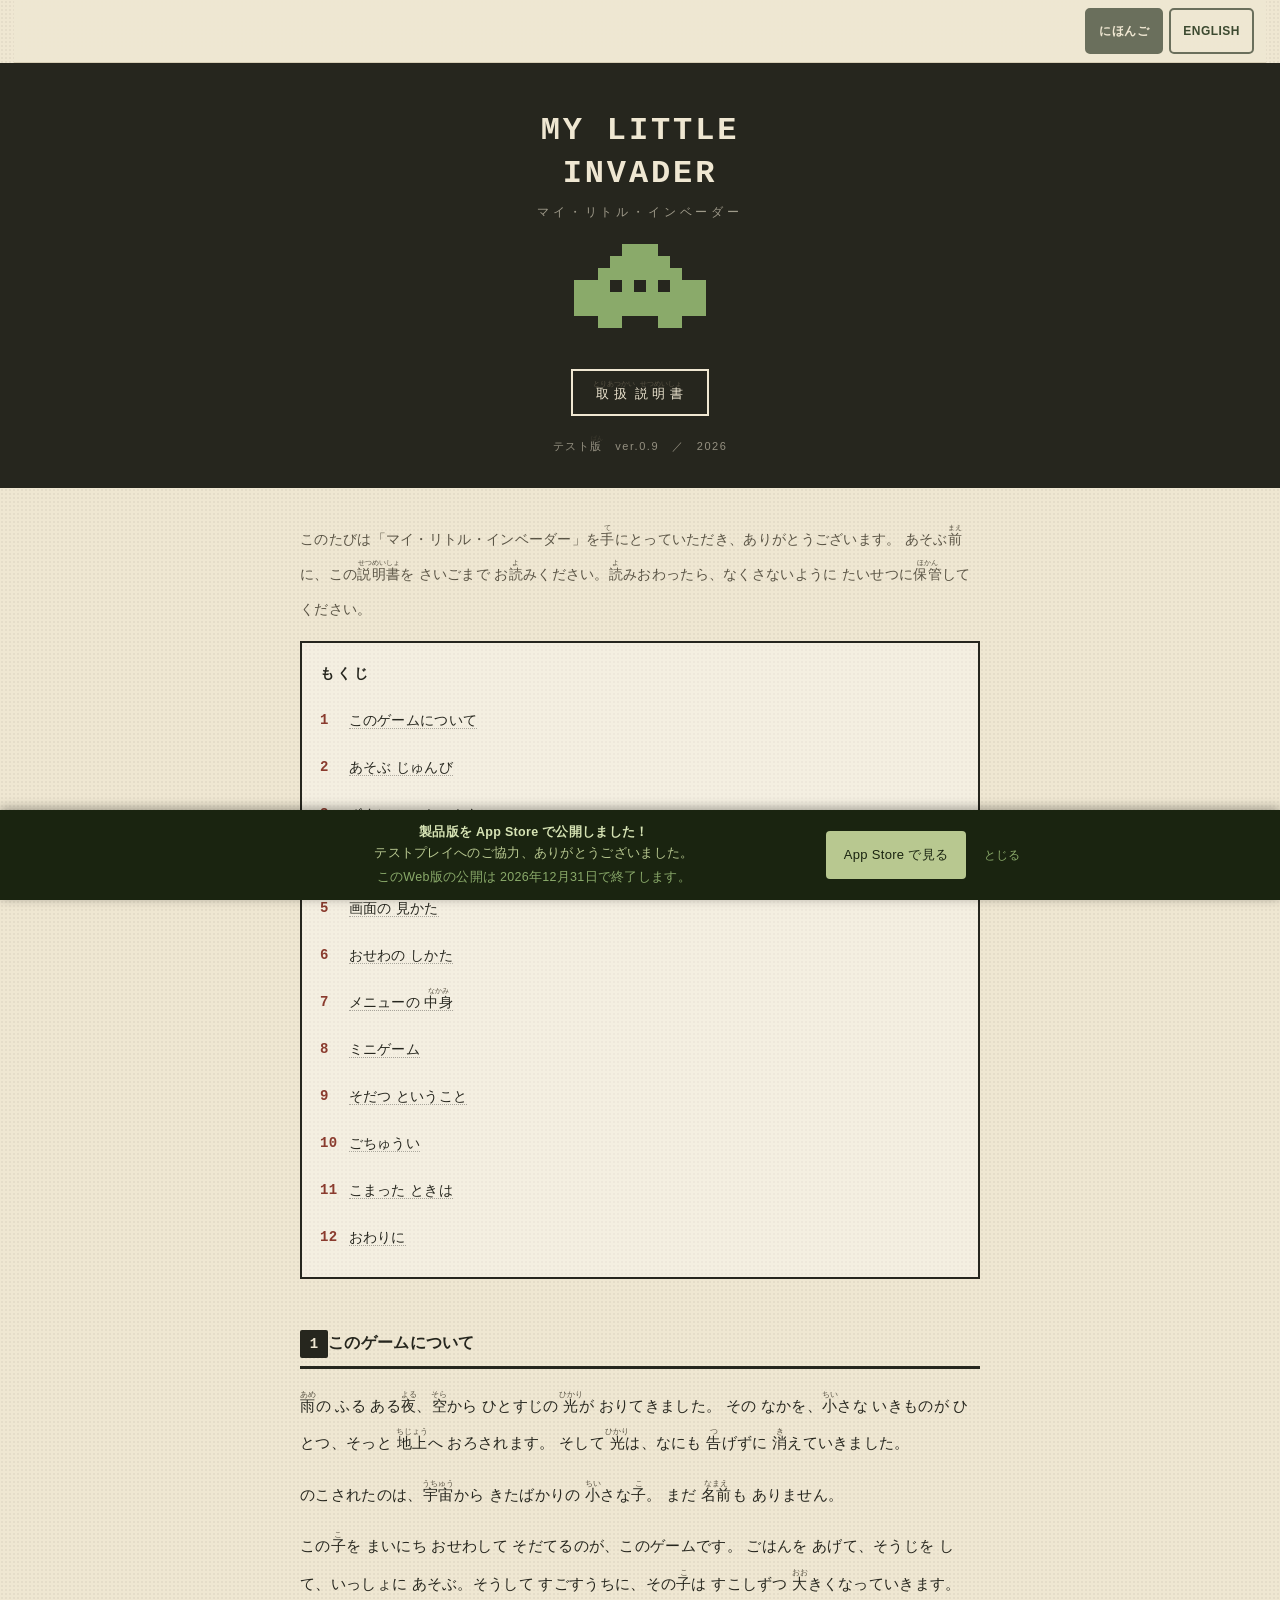
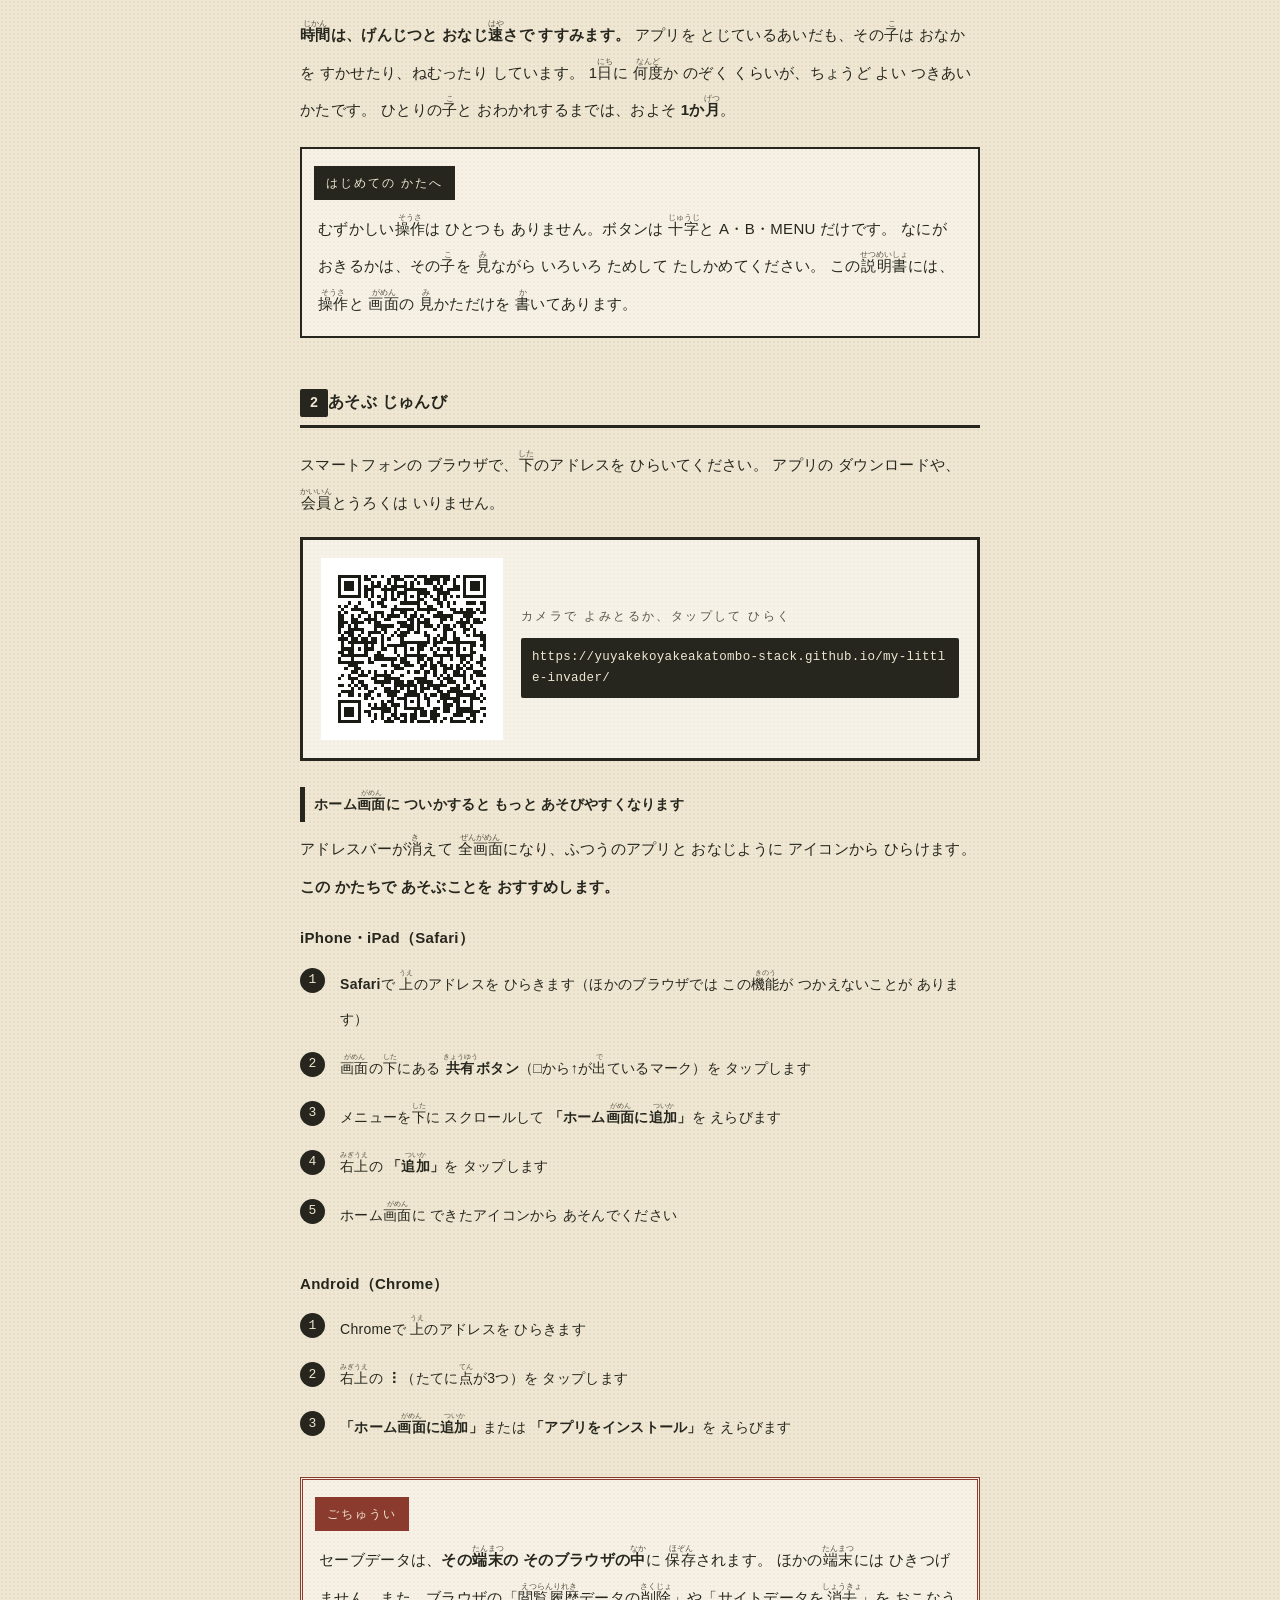
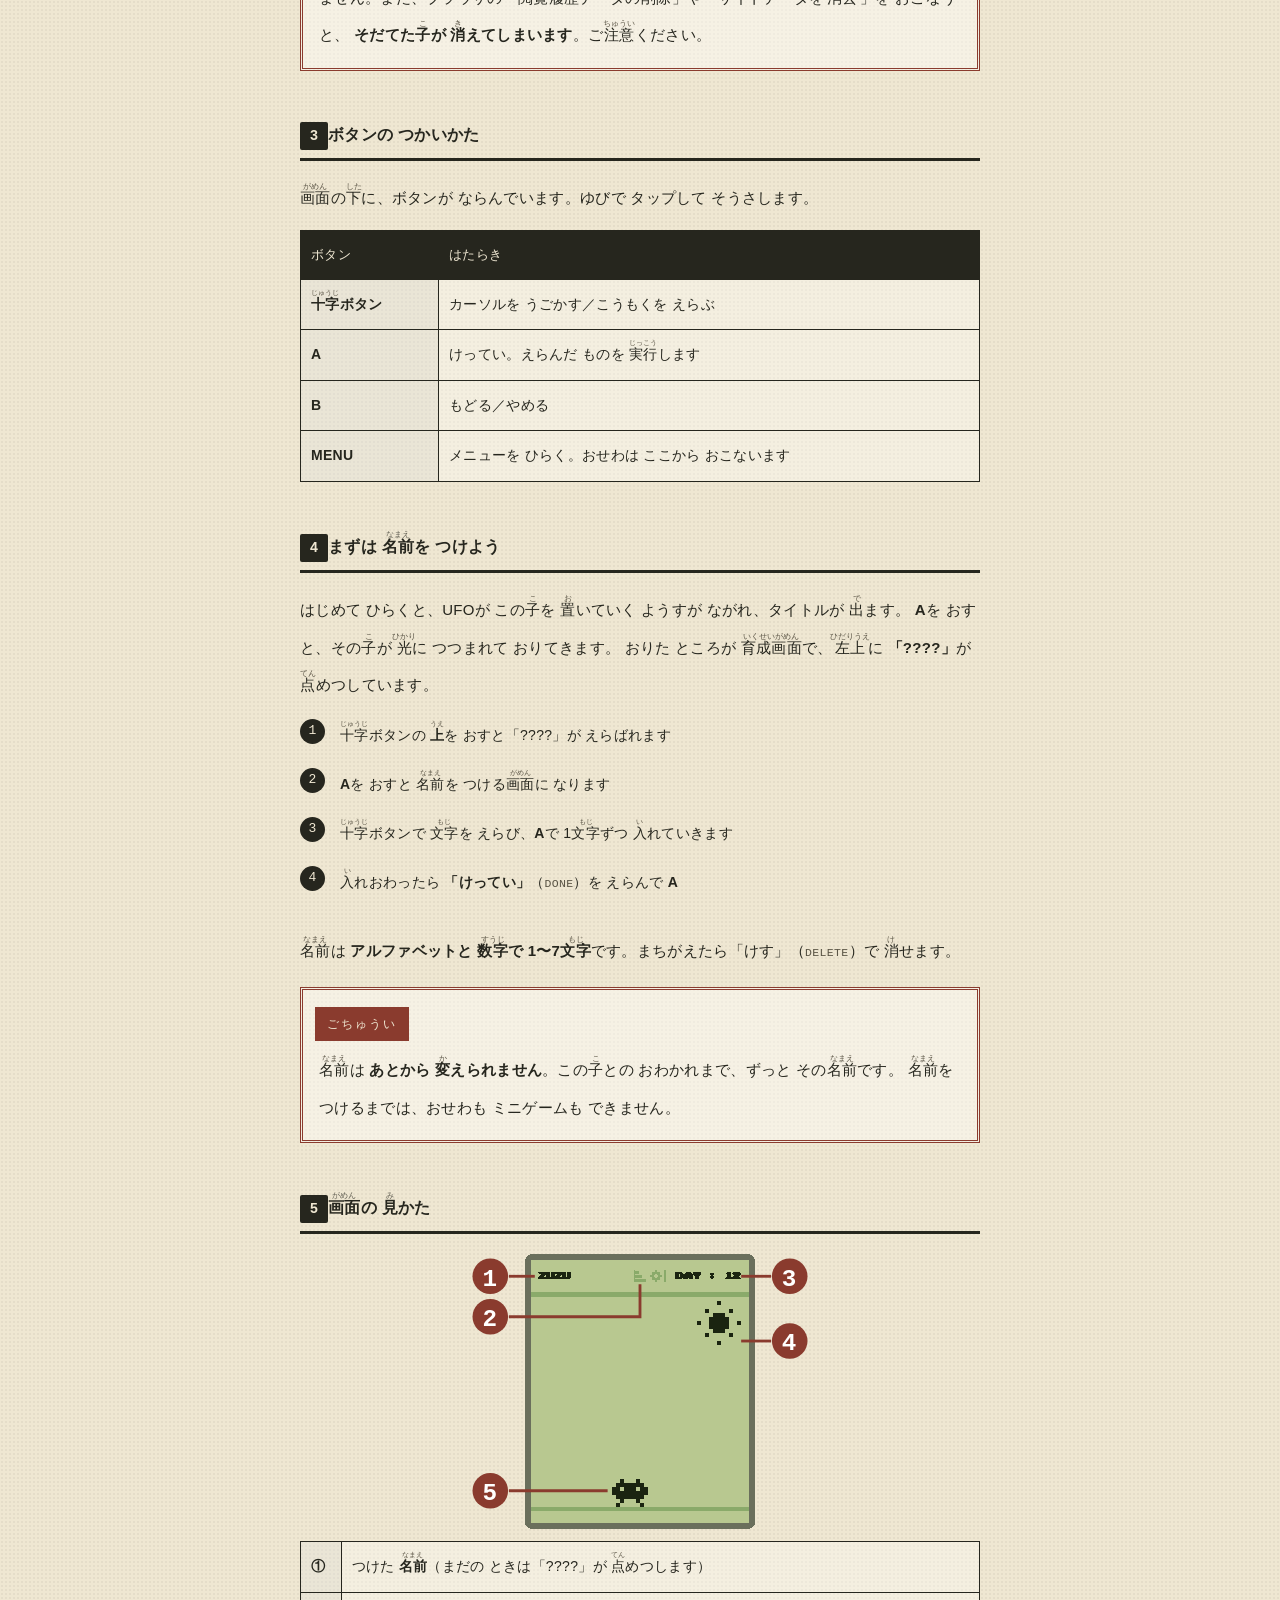
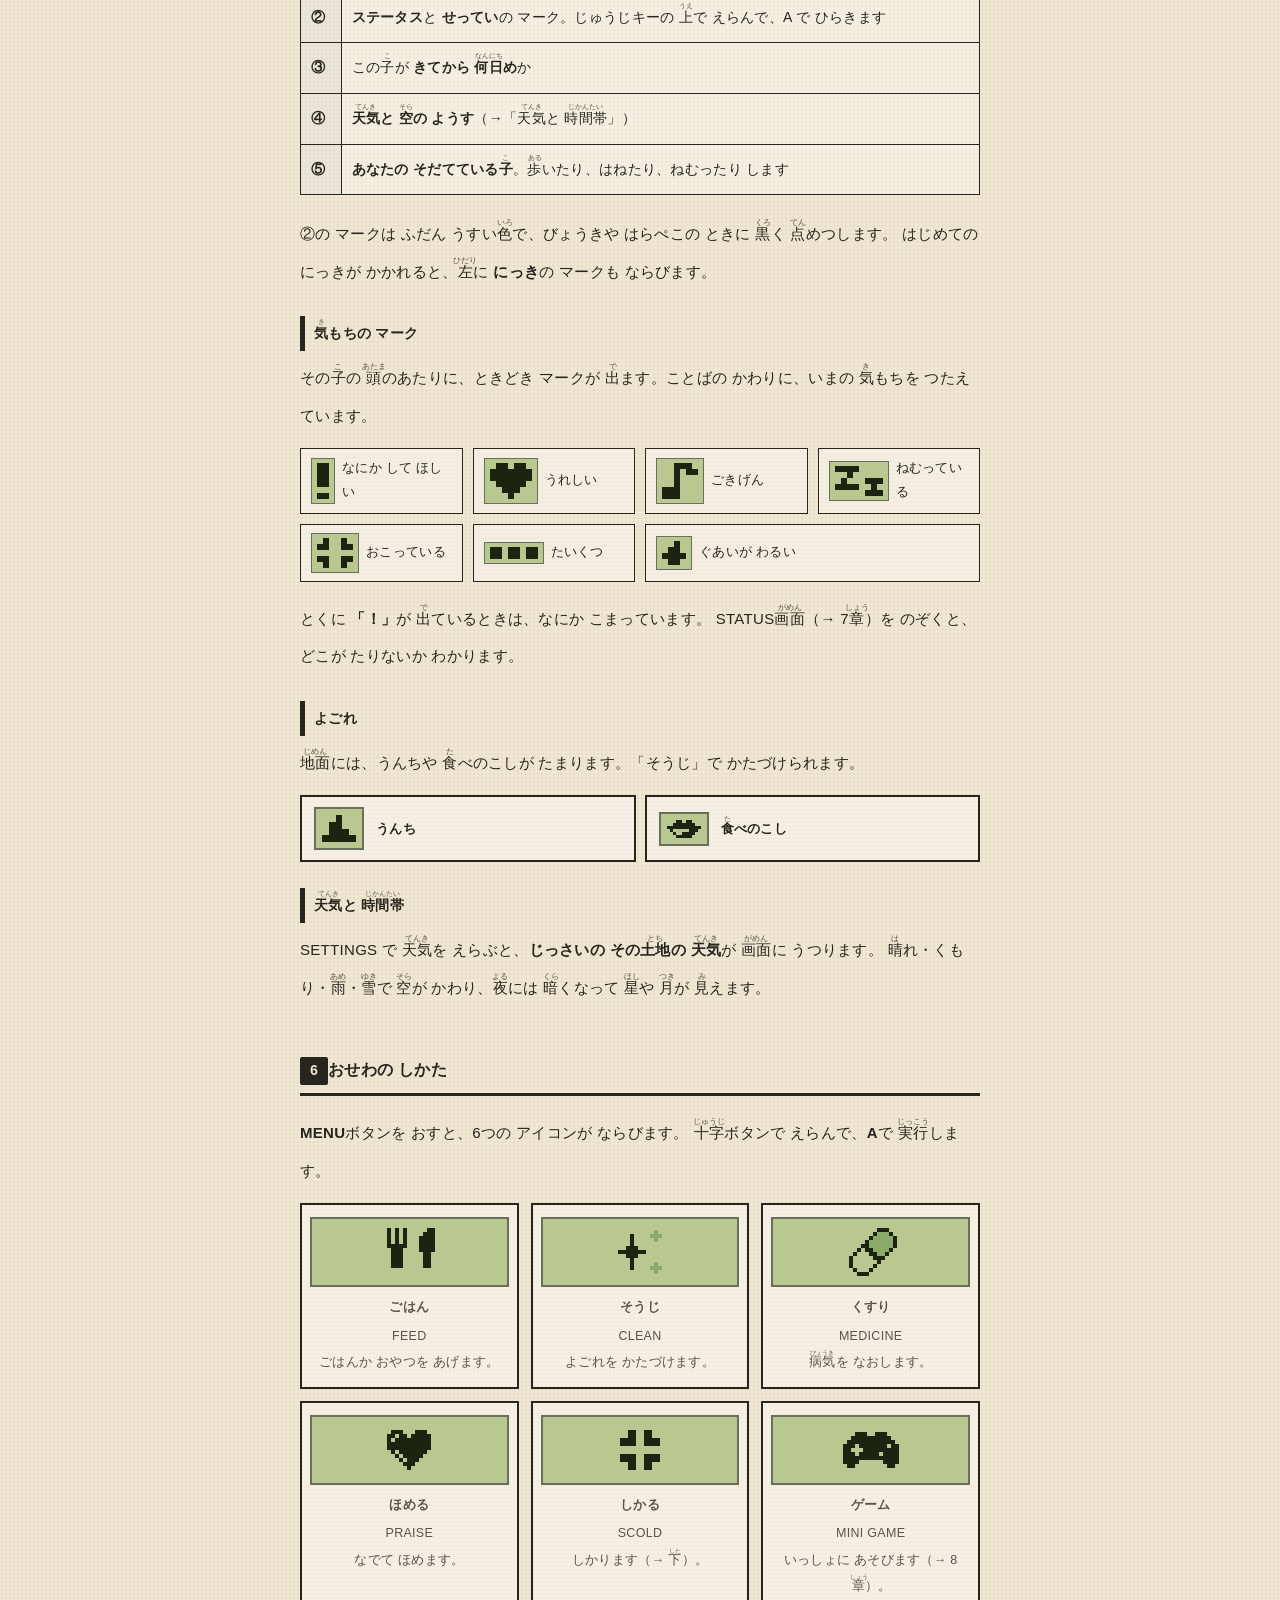
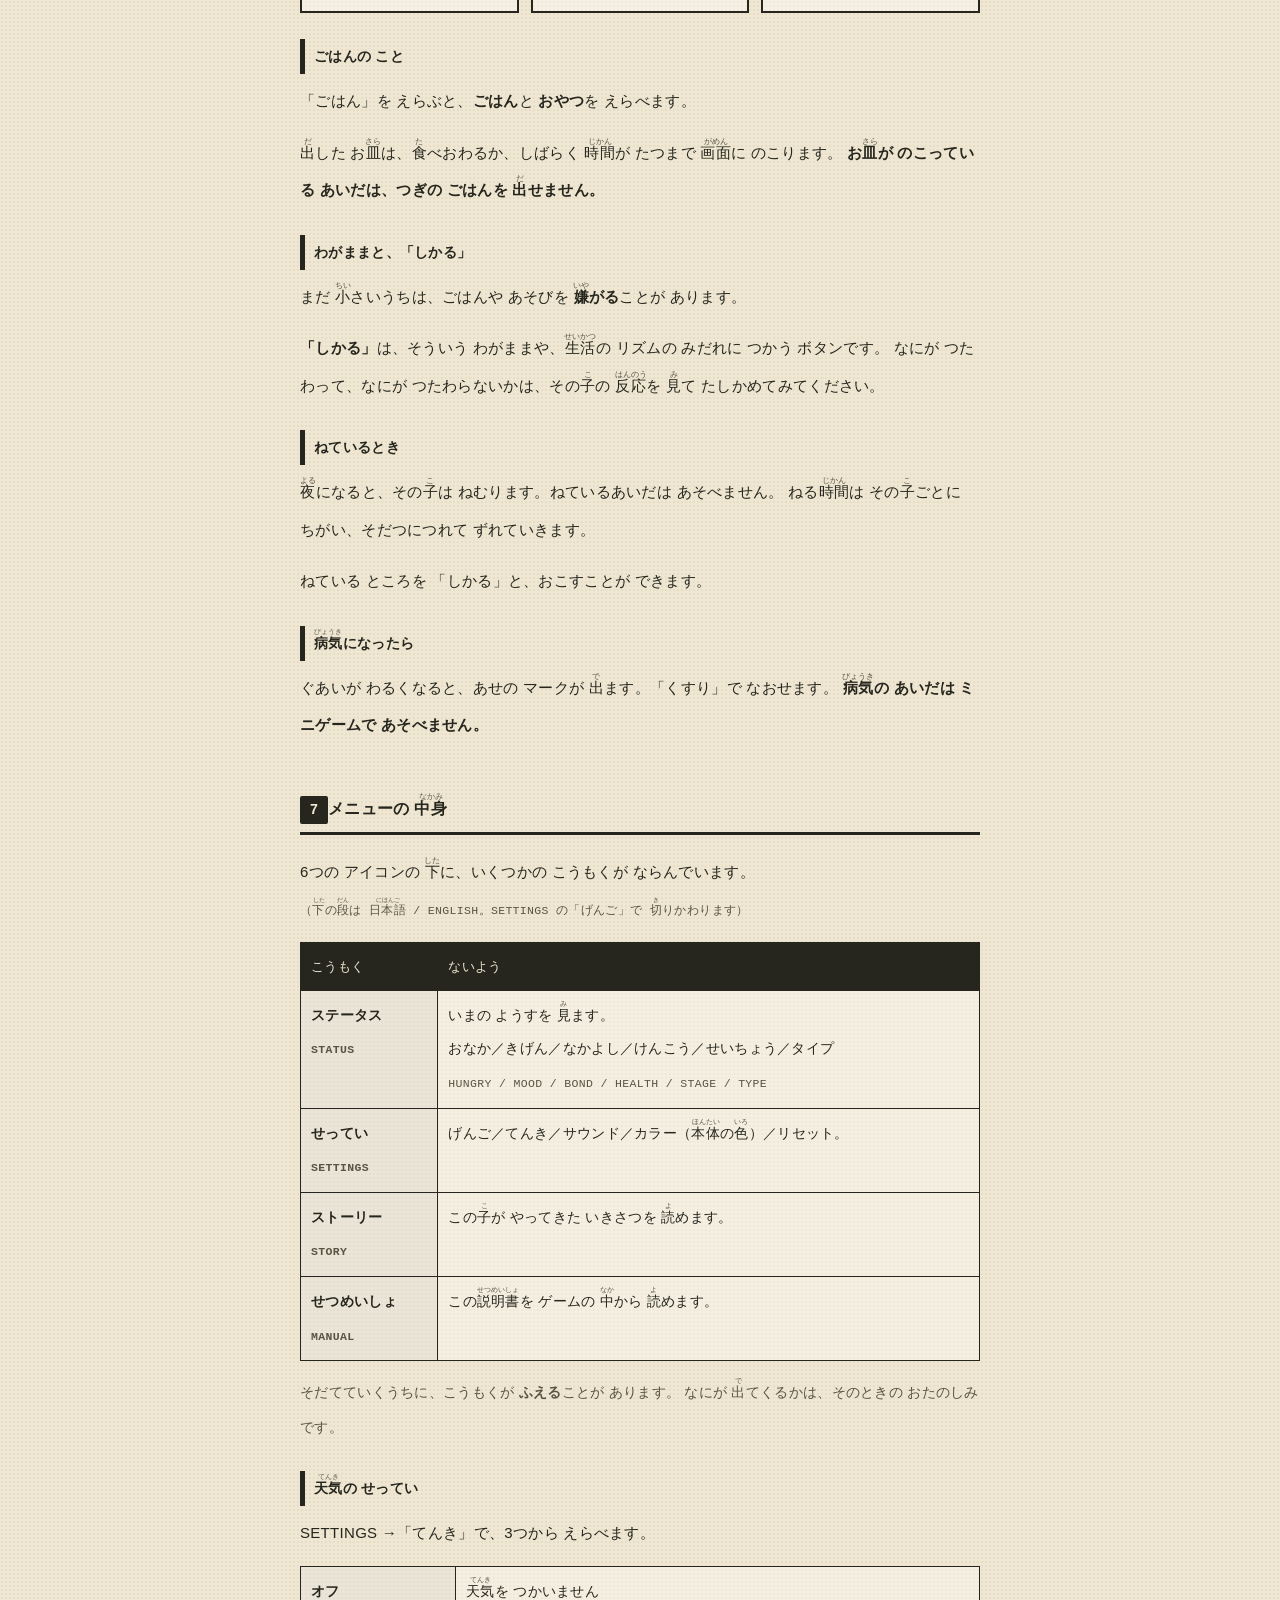
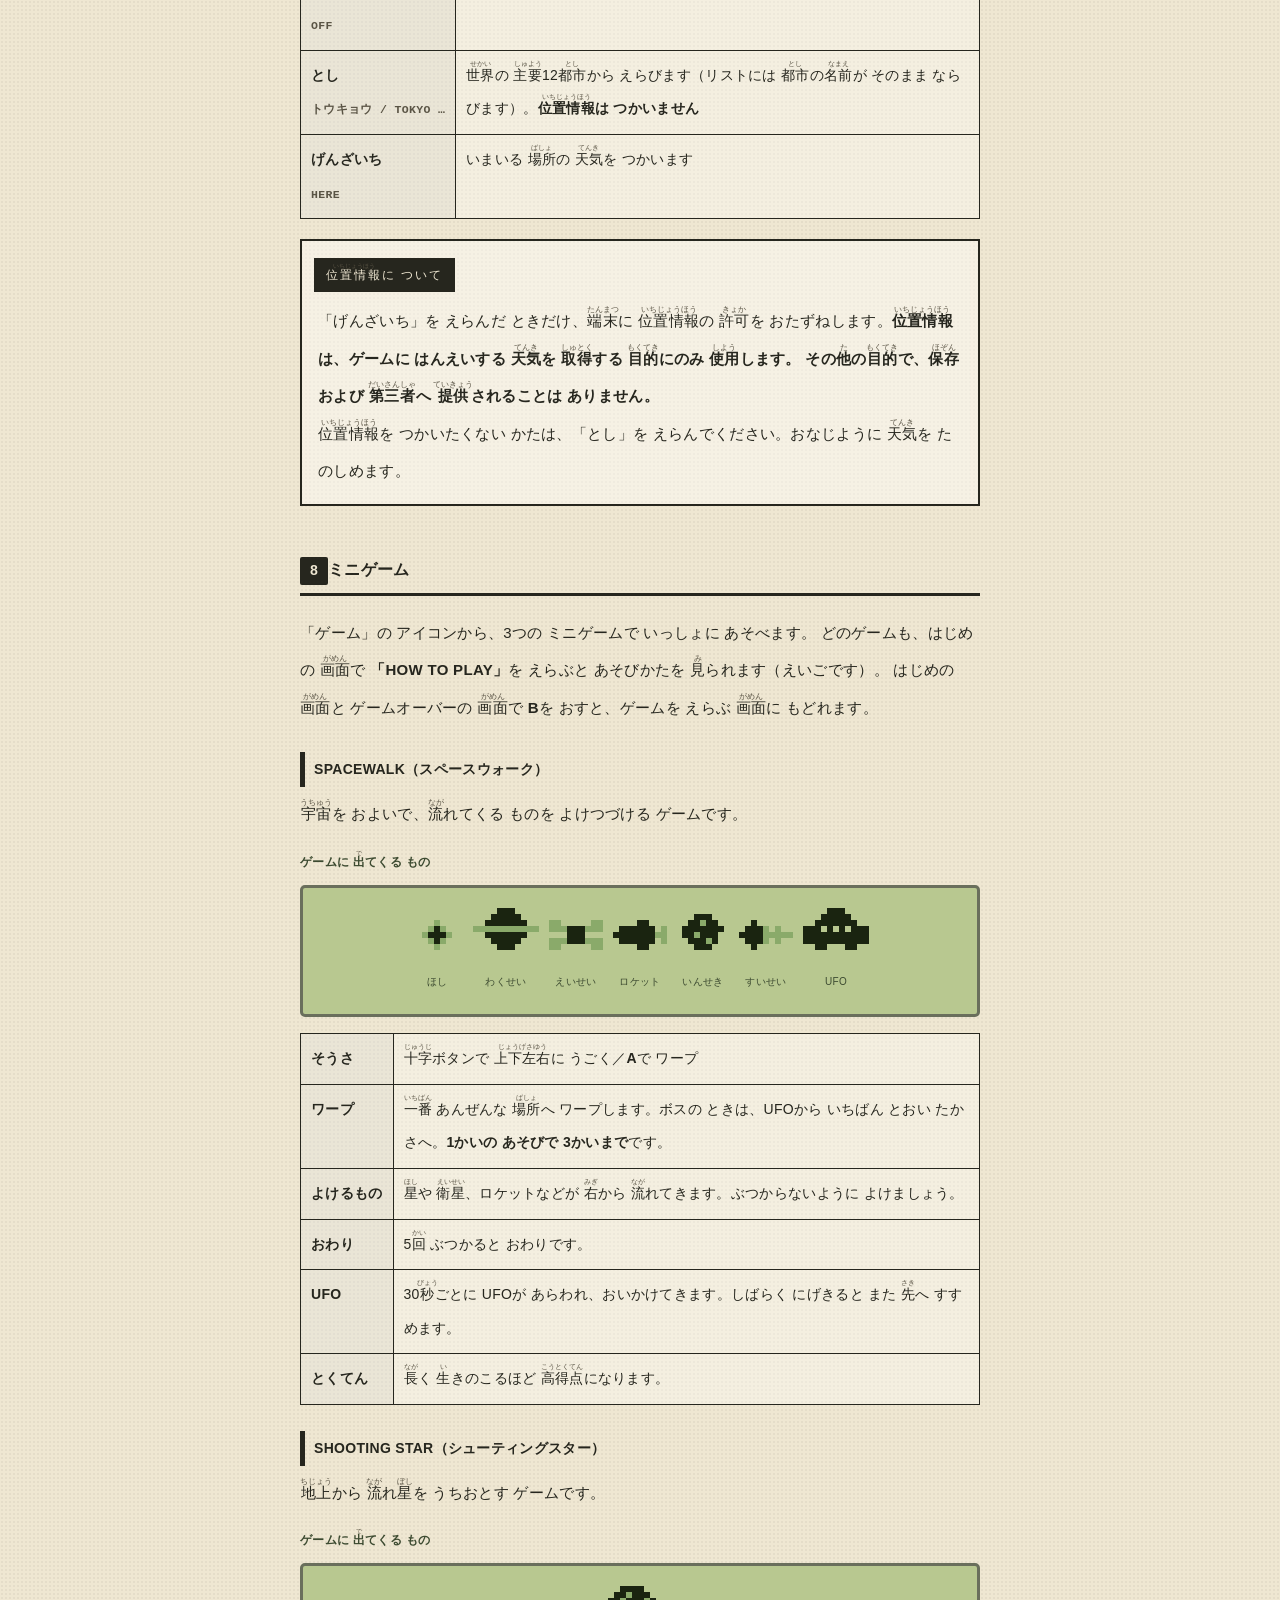
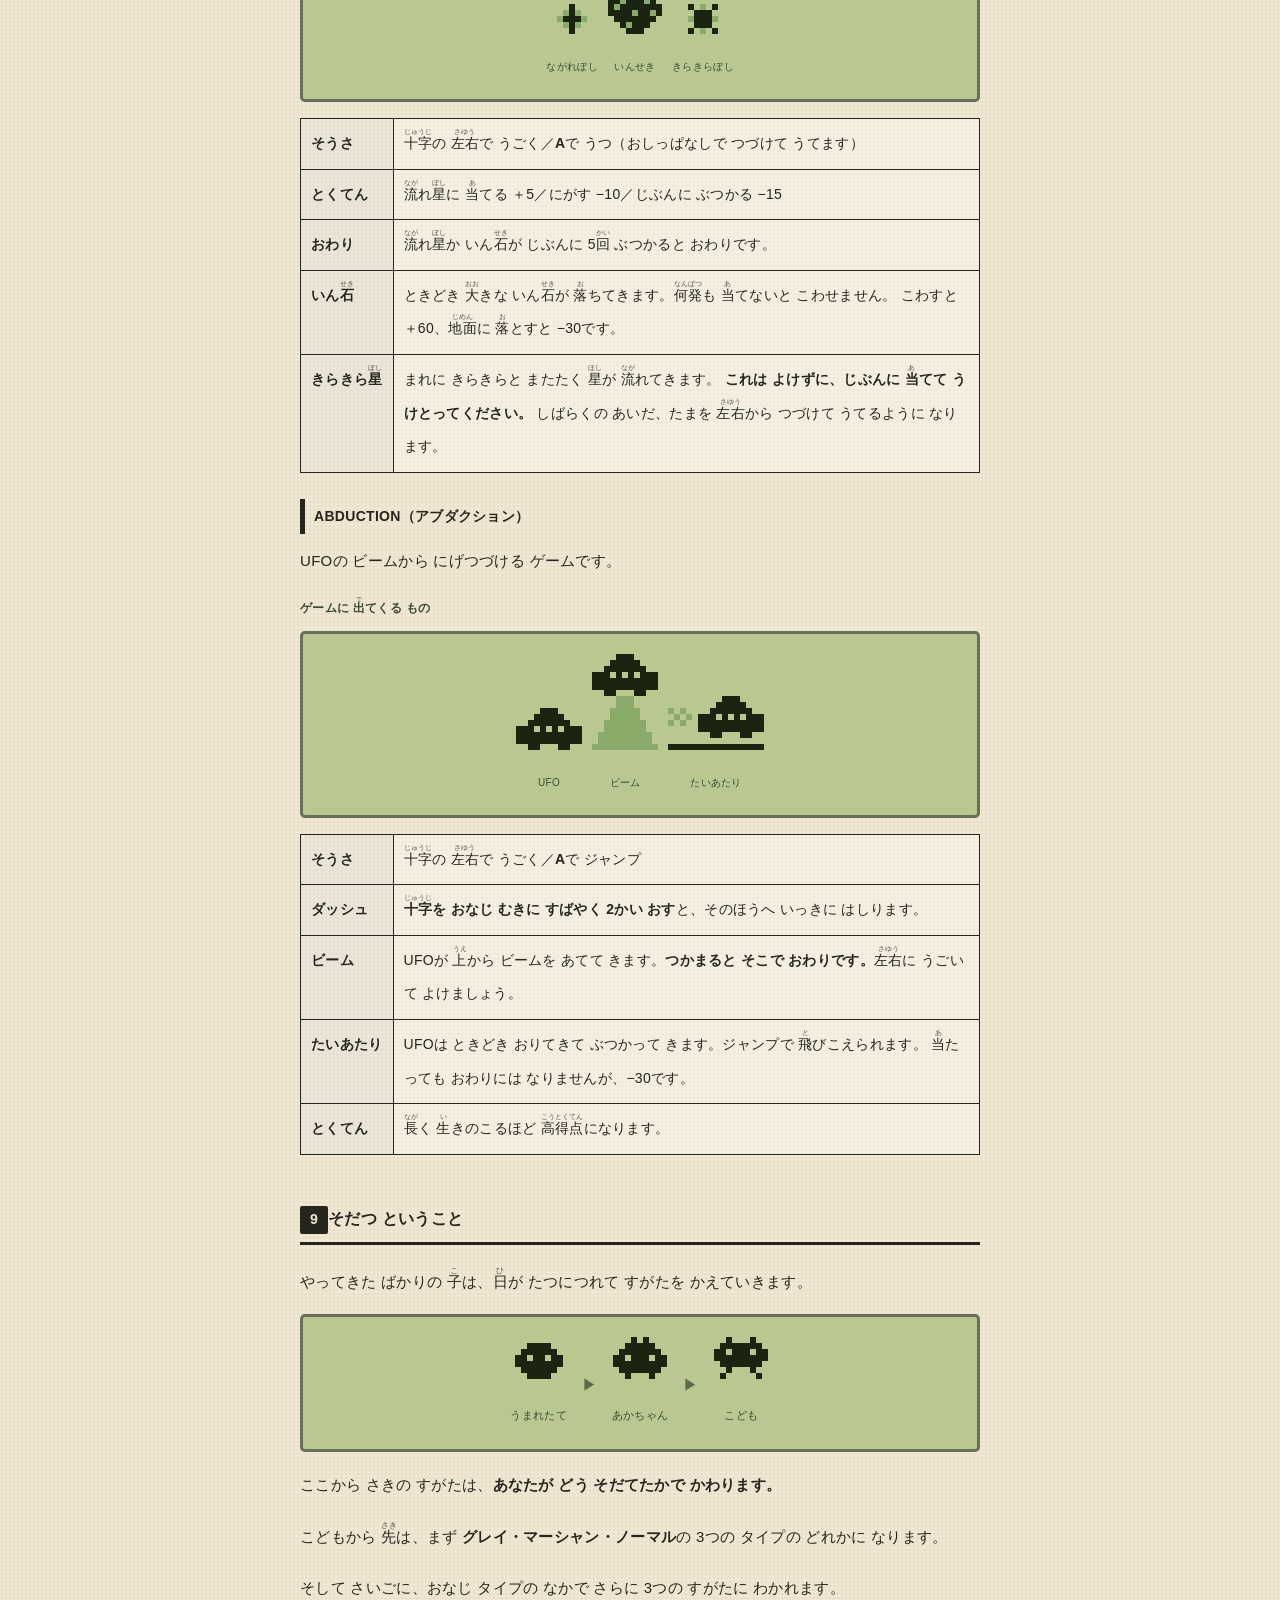
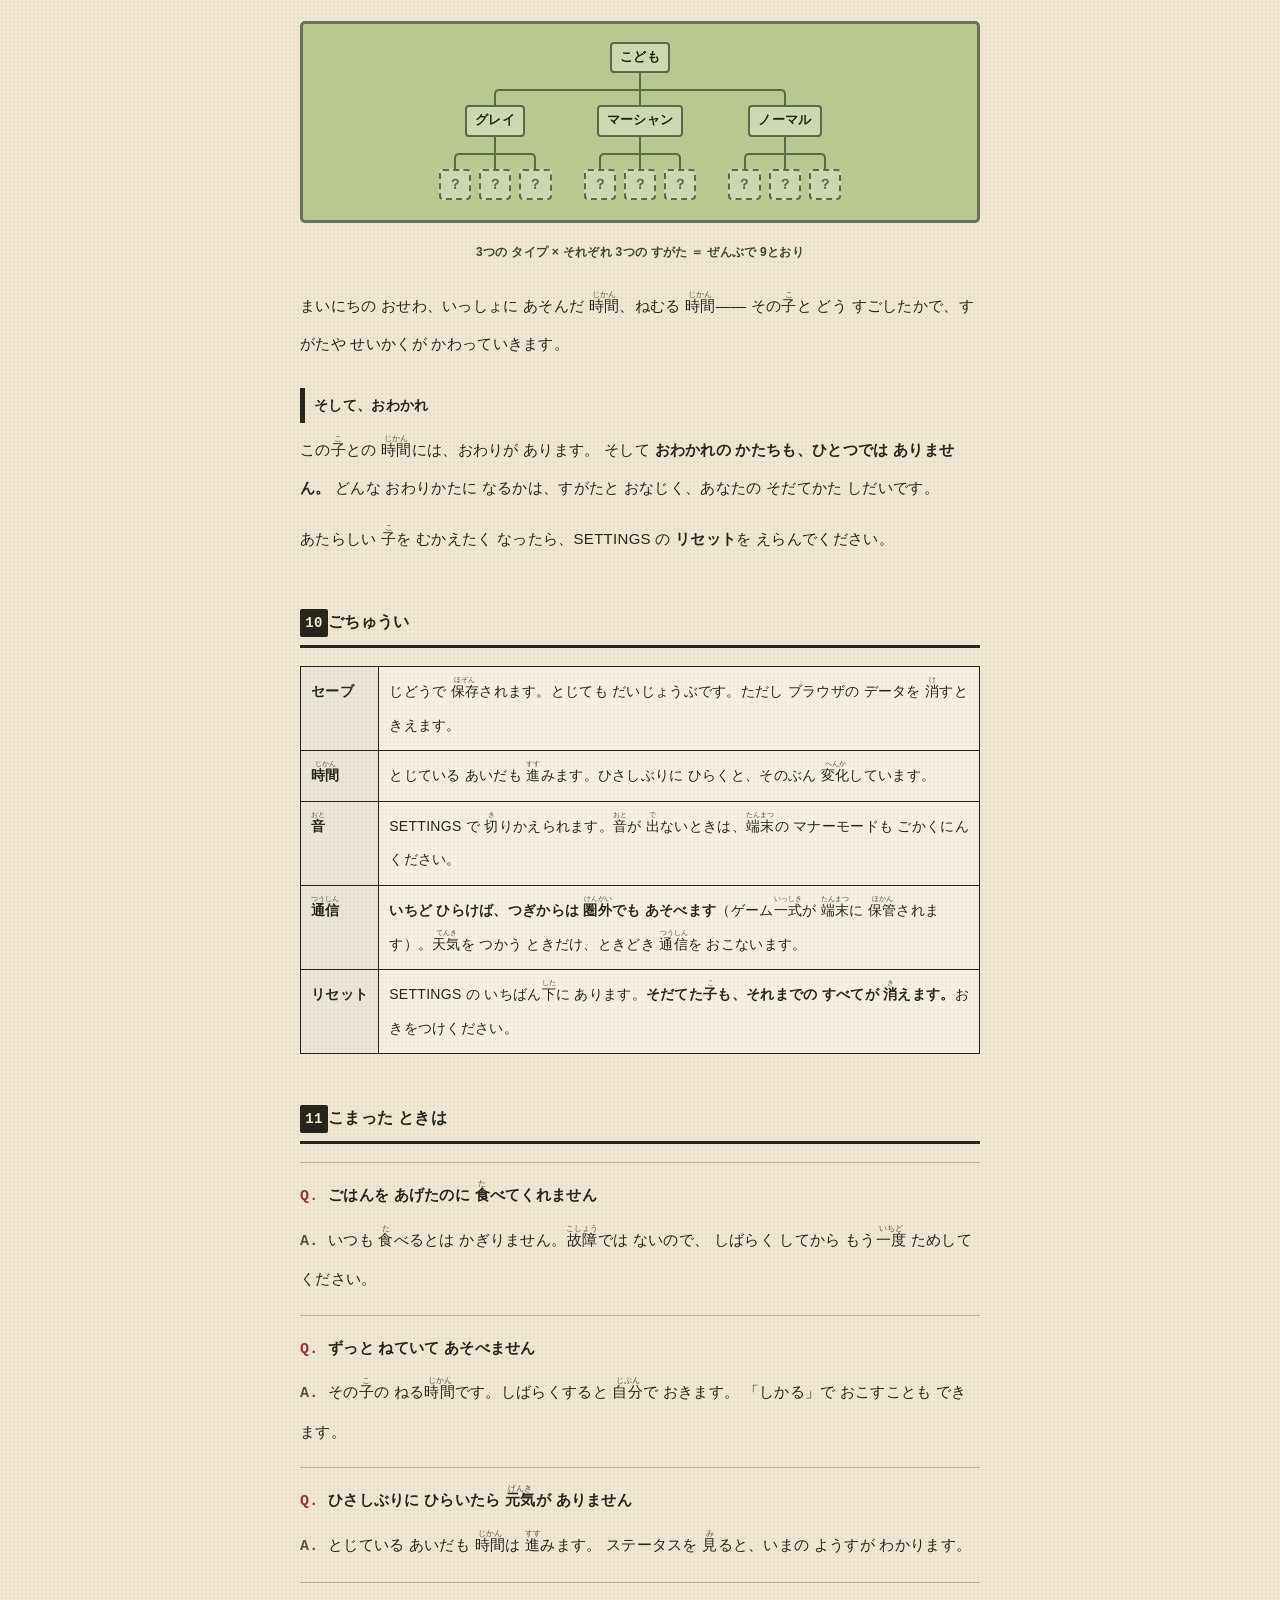
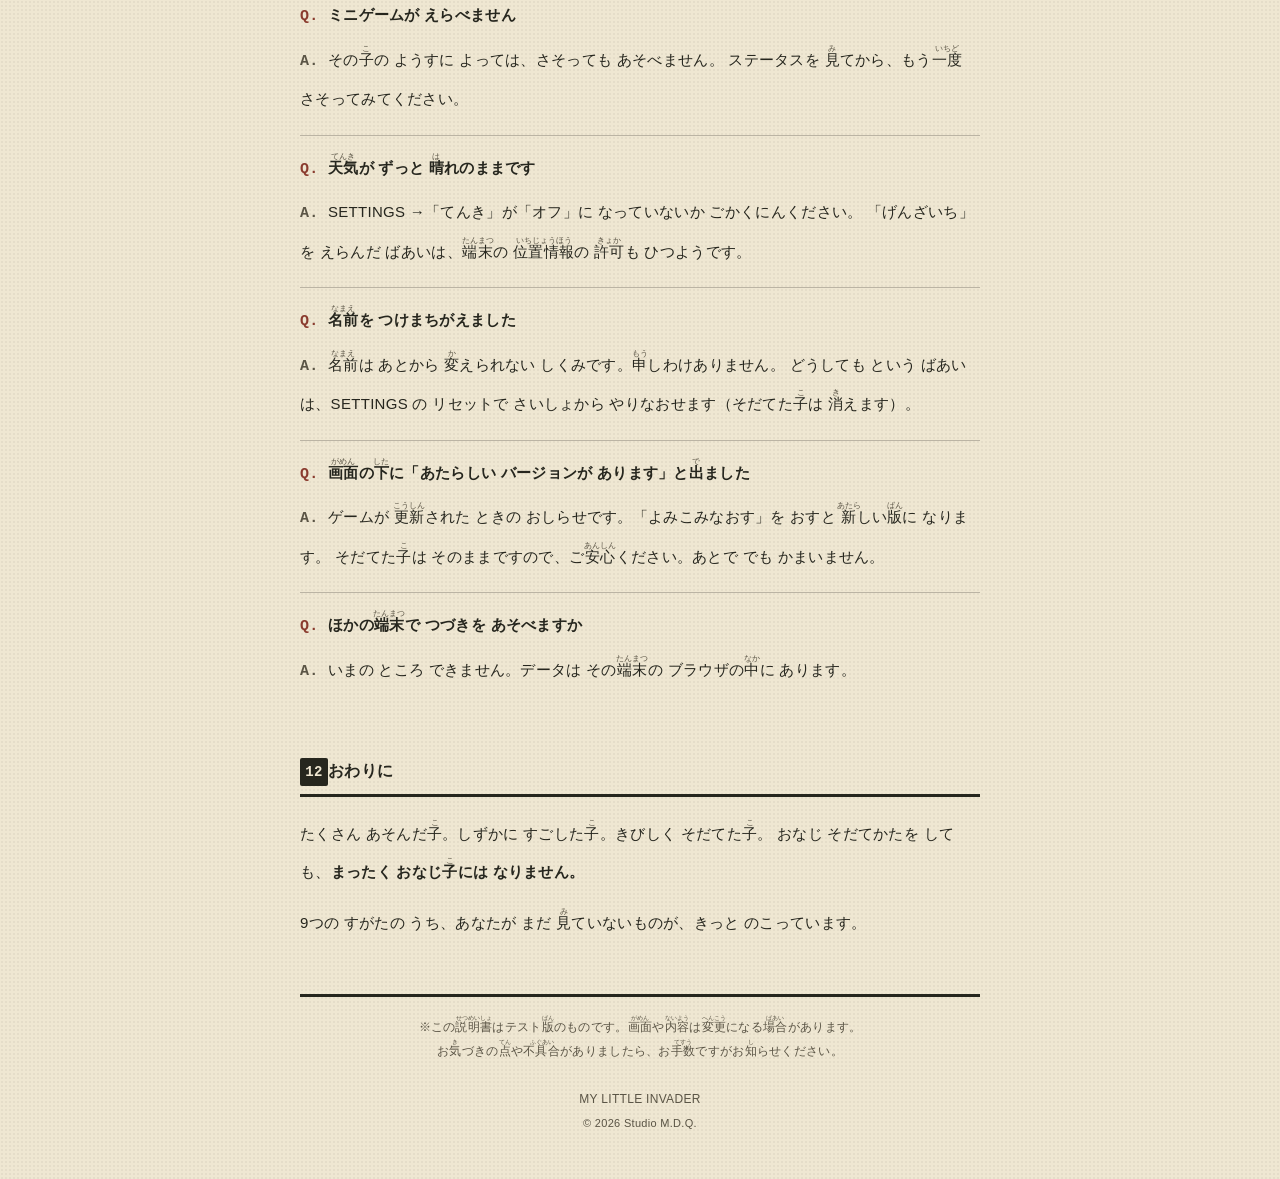
<file: manual.html>
<!doctype html>
<html lang="ja">
<head>
<meta charset="utf-8">
<meta name="viewport" content="width=device-width,initial-scale=1,viewport-fit=cover">
<meta name="description" content="My Little Invader のとりあつかいせつめいしょ（テスト版）">
<meta name="apple-mobile-web-app-title" content="My Little Invader">
<link rel="manifest" href="manifest.json">
<link rel="apple-touch-icon" href="apple-touch-icon.png">
<title>My Little Invader — とりあつかいせつめいしょ</title>
<style>
*{box-sizing:border-box}
:root{
  --paper:#efe7d2; --paper2:#e6dcc2; --ink:#26261e; --ink2:#5a5445;
  --rule:#26261e; --lcd:#b8c890; --lcdon:#1a2410; --lcddim:#8aaa6a;
  --accent:#8a3b2e;
}
html{-webkit-text-size-adjust:100%}
/* ふりがな。行間を広めに取って、上の行にぶつからないようにする */
ruby{ruby-position:over;ruby-align:center}
rt{font-size:.52em;font-weight:400;letter-spacing:0;line-height:1.1;color:var(--ink2);
   text-emphasis:none;user-select:none}
h1 rt,h2 rt,h3 rt,.logo rt{color:inherit;opacity:.7}
body{
  margin:0; padding:0 14px 60px;
  background:var(--paper);
  background-image:radial-gradient(rgba(0,0,0,.045) 1px, transparent 1px);
  background-size:4px 4px;
  color:var(--ink);
  font-family:"Hiragino Maru Gothic ProN","ヒラギノ丸ゴ ProN","Hiragino Sans","Yu Gothic",sans-serif;
  font-size:15px; line-height:2.5; letter-spacing:.02em;
}
.wrap{max-width:680px; margin:0 auto}

/* ── 表紙 ── */
.cover{ margin:0 -14px 34px; padding:46px 18px 30px; background:var(--ink); color:var(--paper); text-align:center }
.logo{ font-family:ui-monospace,"SFMono-Regular",Menlo,monospace; font-weight:700;
       font-size:clamp(19px,6.2vw,32px); letter-spacing:.09em; line-height:1.35; margin:0 }
.logo small{ display:block; font-family:inherit; font-size:12px; letter-spacing:.32em; opacity:.6; margin-top:10px; font-weight:400 }
.cover .ufo{ margin:22px 0 4px }
.cover .ufo svg{ width:132px; height:auto }
.booklabel{ display:inline-block; margin-top:24px; border:2px solid var(--paper); padding:11px 20px 7px;
            font-size:13px; letter-spacing:.34em; line-height:1.9 }
.cover .ver{ font-size:11px; opacity:.55; margin-top:18px; letter-spacing:.14em; line-height:2.2 }

/* ── 見出し ── */
h2{ margin:48px 0 18px; font-size:16px; line-height:2.0; display:flex; align-items:center; gap:10px;
    border-bottom:3px solid var(--rule); padding-bottom:7px }
h2 .no{ background:var(--ink); color:var(--paper); font-family:ui-monospace,monospace;
        min-width:28px; height:28px; display:inline-flex; align-items:center; justify-content:center;
        font-size:14px; flex:none; border-radius:2px }
h3{ margin:26px 0 8px; font-size:14px; border-left:5px solid var(--ink); padding-left:9px }
p{ margin:0 0 14px }
.lead{ color:var(--ink2); font-size:14px; line-height:2.5 }

/* ── もくじ ── */
.toc{ border:2px solid var(--rule); padding:16px 18px; background:rgba(255,255,255,.32) }
.toc h2{ margin:0 0 10px; border:0; padding:0; font-size:14px; letter-spacing:.2em }
.toc ol{ margin:0; padding-left:0; list-style:none; counter-reset:t }
.toc li{ counter-increment:t; font-size:14px; padding:6px 0; display:flex; gap:9px }
.toc li::before{ content:counter(t); font-family:ui-monospace,monospace; color:var(--accent);
                 font-weight:700; min-width:1.4em }
.toc a{ color:inherit; text-decoration:none; border-bottom:1px dotted rgba(0,0,0,.3) }

/* ── 表・囲み ── */
table{ border-collapse:collapse; width:100%; margin:10px 0 20px; font-size:14px; line-height:2.4; background:rgba(255,255,255,.3) }
th,td{ border:1px solid var(--rule); padding:8px 10px; text-align:left; vertical-align:top }
th{ background:var(--ink); color:var(--paper); font-weight:400; white-space:nowrap; font-size:13px }
td.k{ white-space:nowrap; font-weight:700; background:rgba(0,0,0,.045) }

.note{ border:2px solid var(--rule); padding:14px 16px; margin:18px 0; background:rgba(255,255,255,.4) }
.note .t{ display:inline-block; background:var(--ink); color:var(--paper); font-size:12px;
          padding:2px 12px; margin:-22px 0 10px -4px; letter-spacing:.16em }
.warn{ border:3px double var(--accent) }
.warn .t{ background:var(--accent) }

.screen{ display:flex; justify-content:center; margin:14px 0 6px }
.screen svg{ width:min(96vw,348px); height:auto }
/* ── LCD風の枠 ── */
.lcd{ background:var(--lcd); border:3px solid #6a6f5c; border-radius:5px; padding:12px 14px;
      font-family:ui-monospace,monospace; font-size:12px; color:var(--lcdon); line-height:1.7;
      overflow-x:auto; white-space:pre }

/* ── アイコン一覧 ── */
.en{ font-size:11.5px; color:var(--ink2); letter-spacing:.03em; font-family:ui-monospace,monospace }
/* ゲームのMENUと同じ 2段×3列 に固定する。画面の並びとそのまま見くらべられるように */
.icons{ display:grid; grid-template-columns:repeat(3,1fr); gap:8px; margin:14px 0 20px }
.icard{ border:2px solid var(--rule); padding:8px 5px; background:rgba(255,255,255,.36); text-align:center }
.icard .box{ background:var(--lcd); border:2px solid #6a6f5c; padding:5px; display:flex;
             align-items:center; justify-content:center; height:56px; margin-bottom:7px }
.icard .box svg{ max-width:100%; height:auto }
.icard b{ display:block; font-size:13px; line-height:1.9 }
.icard span{ font-size:11px; color:var(--ink2); line-height:1.95; display:block; margin-top:2px }
.icard rt{ font-size:.5em }
@media (min-width:520px){
  .icons{ gap:12px }
  .icard{ padding:12px 8px }
  .icard .box{ height:70px; padding:8px }
  .icard b{ font-size:14px }
  .icard span{ font-size:12.5px; line-height:2.1 }
}

/* ── キャラの並び ── */
.chars{ display:flex; align-items:flex-end; justify-content:center; gap:6px; flex-wrap:wrap;
        background:var(--lcd); border:3px solid #6a6f5c; border-radius:5px; padding:20px 12px; margin:14px 0 }
.chars figure{ margin:0; text-align:center; min-width:74px }
.chars figcaption{ font-size:11px; margin-top:9px; color:#3c4a30 }
.chars .arrow{ font-size:15px; color:#5b6b47; padding-bottom:26px }
.chars.gitems{ gap:4px 10px; margin:8px 0 16px; align-items:flex-end }
.chars.gitems figure{ min-width:52px }
.chars.gitems figcaption{ font-size:10px; margin-top:6px }
p.cap{ font-size:12px; color:#3c4a30; margin:14px 0 0; font-weight:700 }

/* ── しんかの えだわかれ（こども → 3つの タイプ → それぞれ 3つ）──
   入れ子のリストを枝に見せる。横線は各項目の上に半分ずつ引き、
   両端の項目では外側を消すことで、まんなかで合流する形になる */
.tree{ background:var(--lcd); border:3px solid #6a6f5c; border-radius:5px;
       padding:18px 8px 20px; margin:14px 0; overflow-x:auto }
.tree ul{ display:flex; justify-content:center; position:relative;
          list-style:none; margin:0; padding:16px 0 0 }
/*  横に はみ出したときの受け。justify-content:center のままだと、
    はみ出したぶんが左右に半分ずつ出て、どちらの端も切れて読めなくなる
    （左に出たぶんは横に送っても出てこない）。中身のはばそのもの＋
    「最低でも枠いっぱい」にしておくと、収まるときは まんなか、
    はみ出すときは左そろえで横に送れる形になる */
.tree > ul{ padding-top:0; width:max-content; min-width:100%; margin-inline:auto }
.tree li{ position:relative; padding:16px 4px 0; text-align:center }
.tree > ul > li{ padding-top:0 }                      /* 根には上へ伸びる枝が無い */
/* タイプごとの枝を離す。くっついていると、どの ？ が どのタイプの下か読めない */
.tree > ul > li > ul > li{ padding-left:12px; padding-right:12px }
/*  親から降りる縦線は ul 自身の padding-top を埋める（top:0 で padding の上端から）。
    ここを外すと、線が親の箱の中に入りこんだり、箱と横線のあいだが切れたりする。
    縦線は 2px なので、margin で半分ずらして 50% の位置をまたがせる。
    こうしないと線が中心から1pxずれ、箱との縦の通りが揃わない */
.tree ul ul::before{ content:''; position:absolute; top:0; left:50%; margin-left:-1px;
                     width:0; height:16px; border-left:2px solid #5b6b47 }
.tree li::before, .tree li::after{ content:''; position:absolute; top:0;   /* 横線＋縦線 */
                                   width:50%; height:16px; border-top:2px solid #5b6b47 }
.tree li::before{ right:50% }
.tree li::after { left:50%; margin-left:-1px; border-left:2px solid #5b6b47 }
.tree > ul > li::before, .tree > ul > li::after{ display:none }
.tree li:first-child::before, .tree li:last-child::after{ border-top:0 }
.tree li:first-child::after{ border-radius:5px 0 0 0 }
/*  右端は ::before の角（border-right）が縦線を兼ねる。
    ::after の border-left を残すと、2本が隣り合って縦線が二重に見える */
.tree li:last-child::after { border-left:0 }
.tree li:last-child::before{ margin-right:-1px;
                             border-right:2px solid #5b6b47; border-radius:0 5px 0 0 }
/*  本文の行送り(2.5)のままだと箱が間延びし、箱の下に余白が残って線が届かなくなる。
    行送りを詰め、vertical-align:top でベースライン分の空きも消す */
.tree li{ line-height:1.4 }
.tree .n{ display:inline-block; vertical-align:top;
          font-size:12.5px; line-height:1.4; font-weight:700; color:var(--lcdon);
          border:2px solid #5b6b47; border-radius:4px; padding:5px 8px; white-space:nowrap;
          background:rgba(255,255,255,.28) }
.tree .q{ border-style:dashed; color:#5b6b47; font-size:14px; padding:4px 7px }
/* この cap だけは図の下につく説明なので、中央ぞろえにして 次の段落から離す */
.tree + .cap{ margin:0 0 20px; text-align:center }
.nb{ white-space:nowrap }
/*  狭い画面では詰める。ただし タイプごとの間だけは最後まで残す（群の切れ目が読めなくなるため）。
    区切りは、大きいままの箱に要る はば（枠の内側で459px）から決めてある。
    379px で切っていたころは、390〜414px（iPhone 12〜16 のふつうの幅）が
    どの段にも入らず、あふれた箱の左右が切れていた */
@media (max-width:499px){
  .tree{ padding:16px 2px 18px }
  .tree li{ padding-left:2px; padding-right:2px }
  .tree > ul > li > ul > li{ padding-left:9px; padding-right:9px }
  .tree .n{ font-size:11px; padding:3px 5px }
  .tree .q{ font-size:12px; padding:3px 4px }
}
@media (max-width:380px){
  .tree > ul > li > ul > li{ padding-left:6px; padding-right:6px }
  .tree .n{ font-size:10.5px; padding:3px 4px }
  .tree .q{ font-size:11px; padding:2px 3px }
}

/* ── 感情マーク ── */
/* 8つあるので、2列（4段）か4列（2段）。どちらでも端数が出ず、最後の段が欠けない */
.moods{ display:grid; grid-template-columns:repeat(2,1fr); gap:8px; margin:12px 0 18px }
.mood{ display:flex; align-items:center; gap:7px; border:1px solid var(--rule); padding:7px 6px;
       background:rgba(255,255,255,.34); font-size:11.5px; line-height:1.9 }
.mood .m{ background:var(--lcd); border:1px solid #6a6f5c; padding:4px 5px; display:flex; flex:none }
.mood .m svg{ max-width:100%; height:auto }
.mood:last-child{ grid-column:span 2 }        /* 7つなので、最後の1つで列を埋める */
/* じめんに たまるもの */
.ground{ display:grid; grid-template-columns:1fr; gap:9px; margin:12px 0 18px }
.ground{ grid-template-columns:1fr 1fr }
.gitem{ border:2px solid var(--rule); padding:10px 12px; background:rgba(255,255,255,.36);
        display:flex; align-items:center; gap:12px }
.gitem .m{ background:var(--lcd); border:2px solid #6a6f5c; padding:6px; display:flex; flex:none }
.gitem .m svg{ width:34px; height:auto }
.gitem b{ font-size:13px }
@media (min-width:520px){
  .moods{ grid-template-columns:repeat(4,1fr); gap:10px }
  .mood{ font-size:12.5px; padding:8px 10px }
}

/* ── ことばの出し分け ──
   日本語と英語を両方 書いておいて、根の data-lang で どちらかだけ見せる。
   絵（SVG）が122KBあるので、ファイルを2つに分けず 1つで持つ */
/*  もともと使っている .en（日本語の下に添える英語ラベル）とは別ものなので、
    切り替え用は lang- を付けて名前を分ける */
html:not([data-lang="en"]) .lang-en{ display:none }
html[data-lang="en"] .lang-ja{ display:none }
/* ── ヘッダーの ことば切り替え ── */
.langbar{ position:sticky; top:0; z-index:20; display:flex; justify-content:flex-end; gap:6px;
          padding:8px 12px; background:rgba(239,231,210,.94); backdrop-filter:blur(6px);
          border-bottom:1px solid #d6cdb4 }
.langbar button{ font:inherit; font-size:12px; font-weight:700; letter-spacing:.04em;
                 padding:6px 12px; border:2px solid #6a6f5c; border-radius:5px;
                 background:transparent; color:#3c4a30; cursor:pointer }
.langbar button[aria-pressed="true"]{ background:#6a6f5c; color:#efe7d2 }

/* ── QR ── */
.access{ border:3px solid var(--rule); padding:18px; margin:16px 0; background:rgba(255,255,255,.45);
         display:flex; gap:18px; align-items:center; flex-wrap:wrap; justify-content:center }
.access .qr{ width:min(62vw,182px); height:min(62vw,182px); flex:none; border:7px solid #fff; background:#fff }
.access .qr svg{ width:100%; height:100%; display:block }
.access .u{ flex:1; min-width:215px }
.access .u .lbl{ font-size:12px; letter-spacing:.2em; color:var(--ink2) }
.url{ font-family:ui-monospace,monospace; font-size:12.5px; word-break:break-all; line-height:1.7;
      background:var(--ink); color:var(--paper); padding:9px 11px; margin-top:7px; display:block;
      text-decoration:none; border-radius:2px }

/* ── 手順 ── */
ol.steps{ counter-reset:s; list-style:none; padding:0; margin:10px 0 18px }
ol.steps li{ counter-increment:s; position:relative; padding:0 0 14px 40px; font-size:14px }
ol.steps li::before{ content:counter(s); position:absolute; left:0; top:1px; width:25px; height:25px;
  background:var(--ink); color:var(--paper); border-radius:50%; display:flex; align-items:center;
  justify-content:center; font-family:ui-monospace,monospace; font-size:13px }

/* ── 中黒の箇条書き（手順ではなく、ならびを見せるだけのもの）── */
ul.plain{ list-style:none; padding:0; margin:8px 0 14px }
ul.plain li{ position:relative; padding:0 0 7px 20px; font-size:14px }
ul.plain li::before{ content:"・"; position:absolute; left:0; top:0; color:var(--ink2) }

.qa{ border-top:1px solid rgba(0,0,0,.22); padding:13px 0 3px }
.qa .q{ font-weight:700; margin-bottom:5px }
.qa .q::before{ content:"Q. "; color:var(--accent); font-family:ui-monospace,monospace }
.qa .a::before{ content:"A. "; color:var(--ink2); font-family:ui-monospace,monospace; font-weight:700 }

footer{ margin-top:52px; border-top:3px solid var(--rule); padding-top:18px;
        font-size:12px; color:var(--ink2); text-align:center; line-height:2 }

@media (prefers-color-scheme:dark){
  :root{ --paper:#e7dfca; }
}
</style>
</head>
<body>
<div class="langbar">
  <button type="button" id="lang-ja" aria-pressed="true">にほんご</button>
  <button type="button" id="lang-en" aria-pressed="false">ENGLISH</button>
</div>
<div class="cover">
  <h1 class="logo">MY LITTLE<br>INVADER<small><span class="lang-ja">マイ・リトル・インベーダー</span><span class="lang-en">Instruction Booklet</span></small></h1>
  <div class="ufo"><svg viewBox="0 0 11 7" width="66" height="42" shape-rendering="crispEdges" xmlns="http://www.w3.org/2000/svg"><rect x="4" y="0" width="1" height="1" fill="#8aaa6a"/><rect x="5" y="0" width="1" height="1" fill="#8aaa6a"/><rect x="6" y="0" width="1" height="1" fill="#8aaa6a"/><rect x="3" y="1" width="1" height="1" fill="#8aaa6a"/><rect x="4" y="1" width="1" height="1" fill="#8aaa6a"/><rect x="5" y="1" width="1" height="1" fill="#8aaa6a"/><rect x="6" y="1" width="1" height="1" fill="#8aaa6a"/><rect x="7" y="1" width="1" height="1" fill="#8aaa6a"/><rect x="2" y="2" width="1" height="1" fill="#8aaa6a"/><rect x="3" y="2" width="1" height="1" fill="#8aaa6a"/><rect x="4" y="2" width="1" height="1" fill="#8aaa6a"/><rect x="5" y="2" width="1" height="1" fill="#8aaa6a"/><rect x="6" y="2" width="1" height="1" fill="#8aaa6a"/><rect x="7" y="2" width="1" height="1" fill="#8aaa6a"/><rect x="8" y="2" width="1" height="1" fill="#8aaa6a"/><rect x="0" y="3" width="1" height="1" fill="#8aaa6a"/><rect x="1" y="3" width="1" height="1" fill="#8aaa6a"/><rect x="2" y="3" width="1" height="1" fill="#8aaa6a"/><rect x="4" y="3" width="1" height="1" fill="#8aaa6a"/><rect x="6" y="3" width="1" height="1" fill="#8aaa6a"/><rect x="8" y="3" width="1" height="1" fill="#8aaa6a"/><rect x="9" y="3" width="1" height="1" fill="#8aaa6a"/><rect x="10" y="3" width="1" height="1" fill="#8aaa6a"/><rect x="0" y="4" width="1" height="1" fill="#8aaa6a"/><rect x="1" y="4" width="1" height="1" fill="#8aaa6a"/><rect x="2" y="4" width="1" height="1" fill="#8aaa6a"/><rect x="3" y="4" width="1" height="1" fill="#8aaa6a"/><rect x="4" y="4" width="1" height="1" fill="#8aaa6a"/><rect x="5" y="4" width="1" height="1" fill="#8aaa6a"/><rect x="6" y="4" width="1" height="1" fill="#8aaa6a"/><rect x="7" y="4" width="1" height="1" fill="#8aaa6a"/><rect x="8" y="4" width="1" height="1" fill="#8aaa6a"/><rect x="9" y="4" width="1" height="1" fill="#8aaa6a"/><rect x="10" y="4" width="1" height="1" fill="#8aaa6a"/><rect x="0" y="5" width="1" height="1" fill="#8aaa6a"/><rect x="1" y="5" width="1" height="1" fill="#8aaa6a"/><rect x="2" y="5" width="1" height="1" fill="#8aaa6a"/><rect x="3" y="5" width="1" height="1" fill="#8aaa6a"/><rect x="4" y="5" width="1" height="1" fill="#8aaa6a"/><rect x="5" y="5" width="1" height="1" fill="#8aaa6a"/><rect x="6" y="5" width="1" height="1" fill="#8aaa6a"/><rect x="7" y="5" width="1" height="1" fill="#8aaa6a"/><rect x="8" y="5" width="1" height="1" fill="#8aaa6a"/><rect x="9" y="5" width="1" height="1" fill="#8aaa6a"/><rect x="10" y="5" width="1" height="1" fill="#8aaa6a"/><rect x="2" y="6" width="1" height="1" fill="#8aaa6a"/><rect x="3" y="6" width="1" height="1" fill="#8aaa6a"/><rect x="7" y="6" width="1" height="1" fill="#8aaa6a"/><rect x="8" y="6" width="1" height="1" fill="#8aaa6a"/></svg></div>
  <div class="booklabel"><span class="lang-ja"><ruby>取扱<rt>とりあつかい</rt></ruby><ruby>説明書<rt>せつめいしょ</rt></ruby></span><span class="lang-en">INSTRUCTION BOOKLET</span></div>
  <div class="ver"><span class="lang-ja">テスト<ruby>版<rt>ばん</rt></ruby>　ver.0.9　／　2026</span><span class="lang-en">Test build　ver.0.9　/　2026</span></div>
</div>

<div class="wrap">

<p class="lead"><span class="lang-ja">このたびは「マイ・リトル・インベーダー」を<ruby>手<rt>て</rt></ruby>にとっていただき、ありがとうございます。
あそぶ<ruby>前<rt>まえ</rt></ruby>に、この<ruby>説明書<rt>せつめいしょ</rt></ruby>を さいごまで お<ruby>読<rt>よ</rt></ruby>みください。<ruby>読<rt>よ</rt></ruby>みおわったら、なくさないように たいせつに<ruby>保管<rt>ほかん</rt></ruby>してください。</span><span class="lang-en">Thank you for picking up <i>My Little Invader</i>. Please read this booklet all the way through before you play, and keep it somewhere safe once you have finished.</span></p>

<nav class="toc">
  <h2><span class="lang-ja">もくじ</span><span class="lang-en">CONTENTS</span></h2>
  <ol>
    <li><span class="lang-ja"><a href="#s1">このゲームについて</a></span><span class="lang-en"><a href="#s1">About This Game</a></span></li>
    <li><span class="lang-ja"><a href="#s2">あそぶ じゅんび</a></span><span class="lang-en"><a href="#s2">Getting Ready</a></span></li>
    <li><span class="lang-ja"><a href="#s3">ボタンの つかいかた</a></span><span class="lang-en"><a href="#s3">Using the Buttons</a></span></li>
    <li><span class="lang-ja"><a href="#s4">まずは <ruby>名前<rt>なまえ</rt></ruby>を つけよう</a></span><span class="lang-en"><a href="#s4">First, Give Them a Name</a></span></li>
    <li><span class="lang-ja"><a href="#s5"><ruby>画面<rt>がめん</rt></ruby>の <ruby>見<rt>み</rt></ruby>かた</a></span><span class="lang-en"><a href="#s5">Reading the Screen</a></span></li>
    <li><span class="lang-ja"><a href="#s6">おせわの しかた</a></span><span class="lang-en"><a href="#s6">Looking After Them</a></span></li>
    <li><span class="lang-ja"><a href="#s7">メニューの <ruby>中身<rt>なかみ</rt></ruby></a></span><span class="lang-en"><a href="#s7">Inside the Menu</a></span></li>
    <li><span class="lang-ja"><a href="#s8">ミニゲーム</a></span><span class="lang-en"><a href="#s8">Mini Games</a></span></li>
    <li><span class="lang-ja"><a href="#s9">そだつ ということ</a></span><span class="lang-en"><a href="#s9">On Growing Up</a></span></li>
    <li><span class="lang-ja"><a href="#s10">ごちゅうい</a></span><span class="lang-en"><a href="#s10">Please Note</a></span></li>
    <li><span class="lang-ja"><a href="#s11">こまった ときは</a></span><span class="lang-en"><a href="#s11">If Something Seems Wrong</a></span></li>
    <li><span class="lang-ja"><a href="#s12">おわりに</a></span><span class="lang-en"><a href="#s12">In Closing</a></span></li>
  </ol>
</nav>

<h2 id="s1"><span class="lang-ja"><span class="no">1</span>このゲームについて</span><span class="lang-en"><span class="no">1</span>About This Game</span></h2>
<p><span class="lang-ja"><ruby>雨<rt>あめ</rt></ruby>の ふる ある<ruby>夜<rt>よる</rt></ruby>、<ruby>空<rt>そら</rt></ruby>から ひとすじの <ruby>光<rt>ひかり</rt></ruby>が おりてきました。
その なかを、<ruby>小<rt>ちい</rt></ruby>さな いきものが ひとつ、そっと <ruby>地上<rt>ちじょう</rt></ruby>へ おろされます。
そして <ruby>光<rt>ひかり</rt></ruby>は、なにも <ruby>告<rt>つ</rt></ruby>げずに <ruby>消<rt>き</rt></ruby>えていきました。</span><span class="lang-en">One rainy night, a single beam of light came down from the sky. Inside it, one small creature was lowered gently to the ground. Then the light faded away without a word.</span></p>
<p><span class="lang-ja">のこされたのは、<ruby>宇宙<rt>うちゅう</rt></ruby>から きたばかりの <ruby>小<rt>ちい</rt></ruby>さな<ruby>子<rt>こ</rt></ruby>。
まだ <ruby>名前<rt>なまえ</rt></ruby>も ありません。</span><span class="lang-en">What it left behind was a small child, newly arrived from space. They do not have a name yet.</span></p>
<p><span class="lang-ja">この<ruby>子<rt>こ</rt></ruby>を まいにち おせわして そだてるのが、このゲームです。
ごはんを あげて、そうじを して、いっしょに あそぶ。そうして すごすうちに、その<ruby>子<rt>こ</rt></ruby>は すこしずつ <ruby>大<rt>おお</rt></ruby>きくなっていきます。</span><span class="lang-en">This game is about looking after that child, day by day. You feed them, clean up after them, and play together. As the days pass, they grow a little at a time.</span></p>
<p><span class="lang-ja"><b><ruby>時間<rt>じかん</rt></ruby>は、げんじつと おなじ<ruby>速<rt>はや</rt></ruby>さで すすみます。</b>
アプリを とじているあいだも、その<ruby>子<rt>こ</rt></ruby>は おなかを すかせたり、ねむったり しています。
1<ruby>日<rt>にち</rt></ruby>に <ruby>何度<rt>なんど</rt></ruby>か のぞく くらいが、ちょうど よい つきあいかたです。
ひとりの<ruby>子<rt>こ</rt></ruby>と おわかれするまでは、およそ <b>1か<ruby>月<rt>げつ</rt></ruby></b>。</span><span class="lang-en">Time runs at the <b>same speed as real life</b>. Even while the app is closed, they get hungry and they sleep. Looking in on them a few times a day is about right. From the day they arrive to the day you part, it takes roughly a month.</span></p>

<div class="note">
  <span class="t"><span class="lang-ja">はじめての かたへ</span><span class="lang-en">If this is your first time</span></span>
  <p style="margin:0"><span class="lang-ja">むずかしい<ruby>操作<rt>そうさ</rt></ruby>は ひとつも ありません。ボタンは <ruby>十字<rt>じゅうじ</rt></ruby>と A・B・MENU だけです。
  なにが おきるかは、その<ruby>子<rt>こ</rt></ruby>を <ruby>見<rt>み</rt></ruby>ながら いろいろ ためして たしかめてください。
  この<ruby>説明書<rt>せつめいしょ</rt></ruby>には、<ruby>操作<rt>そうさ</rt></ruby>と <ruby>画面<rt>がめん</rt></ruby>の <ruby>見<rt>み</rt></ruby>かただけを <ruby>書<rt>か</rt></ruby>いてあります。</span><span class="lang-en">Nothing here is difficult. The only controls are the D-pad and the A, B and MENU buttons. What happens is for you to find out by watching them and trying things. This booklet only explains the controls and how to read the screen.</span></p>
</div>

<h2 id="s2"><span class="lang-ja"><span class="no">2</span>あそぶ じゅんび</span><span class="lang-en"><span class="no">2</span>Getting Ready</span></h2>
<p><span class="lang-ja">スマートフォンの ブラウザで、<ruby>下<rt>した</rt></ruby>のアドレスを ひらいてください。
アプリの ダウンロードや、<ruby>会員<rt>かいいん</rt></ruby>とうろくは いりません。</span><span class="lang-en">Open the address below in the browser on your phone. There is nothing to download and no account to create.</span></p>

<div class="access">
  <div class="qr"><svg viewBox="0 0 51 51" shape-rendering="crispEdges" xmlns="http://www.w3.org/2000/svg"><rect width="51" height="51" fill="#fff"/><g fill="#1a1a14"><rect x="3" y="3" width="1" height="1"/><rect x="4" y="3" width="1" height="1"/><rect x="5" y="3" width="1" height="1"/><rect x="6" y="3" width="1" height="1"/><rect x="7" y="3" width="1" height="1"/><rect x="8" y="3" width="1" height="1"/><rect x="9" y="3" width="1" height="1"/><rect x="11" y="3" width="1" height="1"/><rect x="13" y="3" width="1" height="1"/><rect x="14" y="3" width="1" height="1"/><rect x="16" y="3" width="1" height="1"/><rect x="19" y="3" width="1" height="1"/><rect x="20" y="3" width="1" height="1"/><rect x="21" y="3" width="1" height="1"/><rect x="23" y="3" width="1" height="1"/><rect x="24" y="3" width="1" height="1"/><rect x="25" y="3" width="1" height="1"/><rect x="27" y="3" width="1" height="1"/><rect x="28" y="3" width="1" height="1"/><rect x="29" y="3" width="1" height="1"/><rect x="31" y="3" width="1" height="1"/><rect x="32" y="3" width="1" height="1"/><rect x="33" y="3" width="1" height="1"/><rect x="34" y="3" width="1" height="1"/><rect x="35" y="3" width="1" height="1"/><rect x="36" y="3" width="1" height="1"/><rect x="39" y="3" width="1" height="1"/><rect x="41" y="3" width="1" height="1"/><rect x="42" y="3" width="1" height="1"/><rect x="43" y="3" width="1" height="1"/><rect x="44" y="3" width="1" height="1"/><rect x="45" y="3" width="1" height="1"/><rect x="46" y="3" width="1" height="1"/><rect x="47" y="3" width="1" height="1"/><rect x="3" y="4" width="1" height="1"/><rect x="9" y="4" width="1" height="1"/><rect x="11" y="4" width="1" height="1"/><rect x="12" y="4" width="1" height="1"/><rect x="18" y="4" width="1" height="1"/><rect x="20" y="4" width="1" height="1"/><rect x="21" y="4" width="1" height="1"/><rect x="22" y="4" width="1" height="1"/><rect x="26" y="4" width="1" height="1"/><rect x="29" y="4" width="1" height="1"/><rect x="30" y="4" width="1" height="1"/><rect x="31" y="4" width="1" height="1"/><rect x="32" y="4" width="1" height="1"/><rect x="33" y="4" width="1" height="1"/><rect x="35" y="4" width="1" height="1"/><rect x="36" y="4" width="1" height="1"/><rect x="38" y="4" width="1" height="1"/><rect x="41" y="4" width="1" height="1"/><rect x="47" y="4" width="1" height="1"/><rect x="3" y="5" width="1" height="1"/><rect x="5" y="5" width="1" height="1"/><rect x="6" y="5" width="1" height="1"/><rect x="7" y="5" width="1" height="1"/><rect x="9" y="5" width="1" height="1"/><rect x="13" y="5" width="1" height="1"/><rect x="15" y="5" width="1" height="1"/><rect x="18" y="5" width="1" height="1"/><rect x="20" y="5" width="1" height="1"/><rect x="23" y="5" width="1" height="1"/><rect x="25" y="5" width="1" height="1"/><rect x="27" y="5" width="1" height="1"/><rect x="29" y="5" width="1" height="1"/><rect x="30" y="5" width="1" height="1"/><rect x="31" y="5" width="1" height="1"/><rect x="33" y="5" width="1" height="1"/><rect x="35" y="5" width="1" height="1"/><rect x="38" y="5" width="1" height="1"/><rect x="41" y="5" width="1" height="1"/><rect x="43" y="5" width="1" height="1"/><rect x="44" y="5" width="1" height="1"/><rect x="45" y="5" width="1" height="1"/><rect x="47" y="5" width="1" height="1"/><rect x="3" y="6" width="1" height="1"/><rect x="5" y="6" width="1" height="1"/><rect x="6" y="6" width="1" height="1"/><rect x="7" y="6" width="1" height="1"/><rect x="9" y="6" width="1" height="1"/><rect x="11" y="6" width="1" height="1"/><rect x="13" y="6" width="1" height="1"/><rect x="14" y="6" width="1" height="1"/><rect x="15" y="6" width="1" height="1"/><rect x="17" y="6" width="1" height="1"/><rect x="19" y="6" width="1" height="1"/><rect x="20" y="6" width="1" height="1"/><rect x="21" y="6" width="1" height="1"/><rect x="22" y="6" width="1" height="1"/><rect x="23" y="6" width="1" height="1"/><rect x="25" y="6" width="1" height="1"/><rect x="32" y="6" width="1" height="1"/><rect x="34" y="6" width="1" height="1"/><rect x="38" y="6" width="1" height="1"/><rect x="39" y="6" width="1" height="1"/><rect x="41" y="6" width="1" height="1"/><rect x="43" y="6" width="1" height="1"/><rect x="44" y="6" width="1" height="1"/><rect x="45" y="6" width="1" height="1"/><rect x="47" y="6" width="1" height="1"/><rect x="3" y="7" width="1" height="1"/><rect x="5" y="7" width="1" height="1"/><rect x="6" y="7" width="1" height="1"/><rect x="7" y="7" width="1" height="1"/><rect x="9" y="7" width="1" height="1"/><rect x="11" y="7" width="1" height="1"/><rect x="12" y="7" width="1" height="1"/><rect x="13" y="7" width="1" height="1"/><rect x="16" y="7" width="1" height="1"/><rect x="17" y="7" width="1" height="1"/><rect x="18" y="7" width="1" height="1"/><rect x="19" y="7" width="1" height="1"/><rect x="20" y="7" width="1" height="1"/><rect x="23" y="7" width="1" height="1"/><rect x="24" y="7" width="1" height="1"/><rect x="25" y="7" width="1" height="1"/><rect x="26" y="7" width="1" height="1"/><rect x="27" y="7" width="1" height="1"/><rect x="28" y="7" width="1" height="1"/><rect x="29" y="7" width="1" height="1"/><rect x="32" y="7" width="1" height="1"/><rect x="33" y="7" width="1" height="1"/><rect x="34" y="7" width="1" height="1"/><rect x="36" y="7" width="1" height="1"/><rect x="37" y="7" width="1" height="1"/><rect x="38" y="7" width="1" height="1"/><rect x="39" y="7" width="1" height="1"/><rect x="41" y="7" width="1" height="1"/><rect x="43" y="7" width="1" height="1"/><rect x="44" y="7" width="1" height="1"/><rect x="45" y="7" width="1" height="1"/><rect x="47" y="7" width="1" height="1"/><rect x="3" y="8" width="1" height="1"/><rect x="9" y="8" width="1" height="1"/><rect x="11" y="8" width="1" height="1"/><rect x="13" y="8" width="1" height="1"/><rect x="17" y="8" width="1" height="1"/><rect x="19" y="8" width="1" height="1"/><rect x="21" y="8" width="1" height="1"/><rect x="22" y="8" width="1" height="1"/><rect x="23" y="8" width="1" height="1"/><rect x="27" y="8" width="1" height="1"/><rect x="28" y="8" width="1" height="1"/><rect x="29" y="8" width="1" height="1"/><rect x="30" y="8" width="1" height="1"/><rect x="33" y="8" width="1" height="1"/><rect x="34" y="8" width="1" height="1"/><rect x="35" y="8" width="1" height="1"/><rect x="36" y="8" width="1" height="1"/><rect x="41" y="8" width="1" height="1"/><rect x="47" y="8" width="1" height="1"/><rect x="3" y="9" width="1" height="1"/><rect x="4" y="9" width="1" height="1"/><rect x="5" y="9" width="1" height="1"/><rect x="6" y="9" width="1" height="1"/><rect x="7" y="9" width="1" height="1"/><rect x="8" y="9" width="1" height="1"/><rect x="9" y="9" width="1" height="1"/><rect x="11" y="9" width="1" height="1"/><rect x="13" y="9" width="1" height="1"/><rect x="15" y="9" width="1" height="1"/><rect x="17" y="9" width="1" height="1"/><rect x="19" y="9" width="1" height="1"/><rect x="21" y="9" width="1" height="1"/><rect x="23" y="9" width="1" height="1"/><rect x="25" y="9" width="1" height="1"/><rect x="27" y="9" width="1" height="1"/><rect x="29" y="9" width="1" height="1"/><rect x="31" y="9" width="1" height="1"/><rect x="33" y="9" width="1" height="1"/><rect x="35" y="9" width="1" height="1"/><rect x="37" y="9" width="1" height="1"/><rect x="39" y="9" width="1" height="1"/><rect x="41" y="9" width="1" height="1"/><rect x="42" y="9" width="1" height="1"/><rect x="43" y="9" width="1" height="1"/><rect x="44" y="9" width="1" height="1"/><rect x="45" y="9" width="1" height="1"/><rect x="46" y="9" width="1" height="1"/><rect x="47" y="9" width="1" height="1"/><rect x="12" y="10" width="1" height="1"/><rect x="16" y="10" width="1" height="1"/><rect x="17" y="10" width="1" height="1"/><rect x="19" y="10" width="1" height="1"/><rect x="20" y="10" width="1" height="1"/><rect x="23" y="10" width="1" height="1"/><rect x="27" y="10" width="1" height="1"/><rect x="28" y="10" width="1" height="1"/><rect x="32" y="10" width="1" height="1"/><rect x="33" y="10" width="1" height="1"/><rect x="35" y="10" width="1" height="1"/><rect x="6" y="11" width="1" height="1"/><rect x="9" y="11" width="1" height="1"/><rect x="13" y="11" width="1" height="1"/><rect x="15" y="11" width="1" height="1"/><rect x="16" y="11" width="1" height="1"/><rect x="22" y="11" width="1" height="1"/><rect x="23" y="11" width="1" height="1"/><rect x="24" y="11" width="1" height="1"/><rect x="25" y="11" width="1" height="1"/><rect x="26" y="11" width="1" height="1"/><rect x="27" y="11" width="1" height="1"/><rect x="29" y="11" width="1" height="1"/><rect x="33" y="11" width="1" height="1"/><rect x="34" y="11" width="1" height="1"/><rect x="36" y="11" width="1" height="1"/><rect x="38" y="11" width="1" height="1"/><rect x="42" y="11" width="1" height="1"/><rect x="43" y="11" width="1" height="1"/><rect x="44" y="11" width="1" height="1"/><rect x="46" y="11" width="1" height="1"/><rect x="47" y="11" width="1" height="1"/><rect x="3" y="12" width="1" height="1"/><rect x="5" y="12" width="1" height="1"/><rect x="8" y="12" width="1" height="1"/><rect x="13" y="12" width="1" height="1"/><rect x="16" y="12" width="1" height="1"/><rect x="17" y="12" width="1" height="1"/><rect x="20" y="12" width="1" height="1"/><rect x="27" y="12" width="1" height="1"/><rect x="30" y="12" width="1" height="1"/><rect x="31" y="12" width="1" height="1"/><rect x="34" y="12" width="1" height="1"/><rect x="36" y="12" width="1" height="1"/><rect x="47" y="12" width="1" height="1"/><rect x="4" y="13" width="1" height="1"/><rect x="7" y="13" width="1" height="1"/><rect x="8" y="13" width="1" height="1"/><rect x="9" y="13" width="1" height="1"/><rect x="10" y="13" width="1" height="1"/><rect x="19" y="13" width="1" height="1"/><rect x="20" y="13" width="1" height="1"/><rect x="21" y="13" width="1" height="1"/><rect x="22" y="13" width="1" height="1"/><rect x="23" y="13" width="1" height="1"/><rect x="24" y="13" width="1" height="1"/><rect x="25" y="13" width="1" height="1"/><rect x="27" y="13" width="1" height="1"/><rect x="28" y="13" width="1" height="1"/><rect x="29" y="13" width="1" height="1"/><rect x="30" y="13" width="1" height="1"/><rect x="31" y="13" width="1" height="1"/><rect x="32" y="13" width="1" height="1"/><rect x="37" y="13" width="1" height="1"/><rect x="38" y="13" width="1" height="1"/><rect x="40" y="13" width="1" height="1"/><rect x="42" y="13" width="1" height="1"/><rect x="43" y="13" width="1" height="1"/><rect x="45" y="13" width="1" height="1"/><rect x="47" y="13" width="1" height="1"/><rect x="3" y="14" width="1" height="1"/><rect x="5" y="14" width="1" height="1"/><rect x="10" y="14" width="1" height="1"/><rect x="11" y="14" width="1" height="1"/><rect x="14" y="14" width="1" height="1"/><rect x="15" y="14" width="1" height="1"/><rect x="16" y="14" width="1" height="1"/><rect x="19" y="14" width="1" height="1"/><rect x="22" y="14" width="1" height="1"/><rect x="23" y="14" width="1" height="1"/><rect x="26" y="14" width="1" height="1"/><rect x="30" y="14" width="1" height="1"/><rect x="33" y="14" width="1" height="1"/><rect x="34" y="14" width="1" height="1"/><rect x="38" y="14" width="1" height="1"/><rect x="39" y="14" width="1" height="1"/><rect x="40" y="14" width="1" height="1"/><rect x="41" y="14" width="1" height="1"/><rect x="42" y="14" width="1" height="1"/><rect x="43" y="14" width="1" height="1"/><rect x="44" y="14" width="1" height="1"/><rect x="46" y="14" width="1" height="1"/><rect x="47" y="14" width="1" height="1"/><rect x="3" y="15" width="1" height="1"/><rect x="4" y="15" width="1" height="1"/><rect x="7" y="15" width="1" height="1"/><rect x="9" y="15" width="1" height="1"/><rect x="12" y="15" width="1" height="1"/><rect x="14" y="15" width="1" height="1"/><rect x="16" y="15" width="1" height="1"/><rect x="18" y="15" width="1" height="1"/><rect x="19" y="15" width="1" height="1"/><rect x="20" y="15" width="1" height="1"/><rect x="21" y="15" width="1" height="1"/><rect x="23" y="15" width="1" height="1"/><rect x="25" y="15" width="1" height="1"/><rect x="26" y="15" width="1" height="1"/><rect x="28" y="15" width="1" height="1"/><rect x="32" y="15" width="1" height="1"/><rect x="33" y="15" width="1" height="1"/><rect x="34" y="15" width="1" height="1"/><rect x="35" y="15" width="1" height="1"/><rect x="36" y="15" width="1" height="1"/><rect x="37" y="15" width="1" height="1"/><rect x="41" y="15" width="1" height="1"/><rect x="42" y="15" width="1" height="1"/><rect x="43" y="15" width="1" height="1"/><rect x="3" y="16" width="1" height="1"/><rect x="4" y="16" width="1" height="1"/><rect x="7" y="16" width="1" height="1"/><rect x="8" y="16" width="1" height="1"/><rect x="11" y="16" width="1" height="1"/><rect x="12" y="16" width="1" height="1"/><rect x="13" y="16" width="1" height="1"/><rect x="14" y="16" width="1" height="1"/><rect x="17" y="16" width="1" height="1"/><rect x="18" y="16" width="1" height="1"/><rect x="24" y="16" width="1" height="1"/><rect x="25" y="16" width="1" height="1"/><rect x="27" y="16" width="1" height="1"/><rect x="29" y="16" width="1" height="1"/><rect x="30" y="16" width="1" height="1"/><rect x="34" y="16" width="1" height="1"/><rect x="35" y="16" width="1" height="1"/><rect x="37" y="16" width="1" height="1"/><rect x="40" y="16" width="1" height="1"/><rect x="42" y="16" width="1" height="1"/><rect x="44" y="16" width="1" height="1"/><rect x="45" y="16" width="1" height="1"/><rect x="47" y="16" width="1" height="1"/><rect x="3" y="17" width="1" height="1"/><rect x="4" y="17" width="1" height="1"/><rect x="5" y="17" width="1" height="1"/><rect x="7" y="17" width="1" height="1"/><rect x="8" y="17" width="1" height="1"/><rect x="9" y="17" width="1" height="1"/><rect x="10" y="17" width="1" height="1"/><rect x="12" y="17" width="1" height="1"/><rect x="14" y="17" width="1" height="1"/><rect x="15" y="17" width="1" height="1"/><rect x="21" y="17" width="1" height="1"/><rect x="22" y="17" width="1" height="1"/><rect x="23" y="17" width="1" height="1"/><rect x="25" y="17" width="1" height="1"/><rect x="27" y="17" width="1" height="1"/><rect x="28" y="17" width="1" height="1"/><rect x="29" y="17" width="1" height="1"/><rect x="30" y="17" width="1" height="1"/><rect x="34" y="17" width="1" height="1"/><rect x="39" y="17" width="1" height="1"/><rect x="40" y="17" width="1" height="1"/><rect x="41" y="17" width="1" height="1"/><rect x="42" y="17" width="1" height="1"/><rect x="44" y="17" width="1" height="1"/><rect x="45" y="17" width="1" height="1"/><rect x="46" y="17" width="1" height="1"/><rect x="3" y="18" width="1" height="1"/><rect x="4" y="18" width="1" height="1"/><rect x="6" y="18" width="1" height="1"/><rect x="8" y="18" width="1" height="1"/><rect x="14" y="18" width="1" height="1"/><rect x="15" y="18" width="1" height="1"/><rect x="16" y="18" width="1" height="1"/><rect x="17" y="18" width="1" height="1"/><rect x="18" y="18" width="1" height="1"/><rect x="19" y="18" width="1" height="1"/><rect x="22" y="18" width="1" height="1"/><rect x="23" y="18" width="1" height="1"/><rect x="24" y="18" width="1" height="1"/><rect x="25" y="18" width="1" height="1"/><rect x="27" y="18" width="1" height="1"/><rect x="29" y="18" width="1" height="1"/><rect x="30" y="18" width="1" height="1"/><rect x="31" y="18" width="1" height="1"/><rect x="33" y="18" width="1" height="1"/><rect x="35" y="18" width="1" height="1"/><rect x="36" y="18" width="1" height="1"/><rect x="38" y="18" width="1" height="1"/><rect x="40" y="18" width="1" height="1"/><rect x="41" y="18" width="1" height="1"/><rect x="43" y="18" width="1" height="1"/><rect x="3" y="19" width="1" height="1"/><rect x="6" y="19" width="1" height="1"/><rect x="7" y="19" width="1" height="1"/><rect x="8" y="19" width="1" height="1"/><rect x="9" y="19" width="1" height="1"/><rect x="10" y="19" width="1" height="1"/><rect x="14" y="19" width="1" height="1"/><rect x="16" y="19" width="1" height="1"/><rect x="17" y="19" width="1" height="1"/><rect x="21" y="19" width="1" height="1"/><rect x="24" y="19" width="1" height="1"/><rect x="25" y="19" width="1" height="1"/><rect x="27" y="19" width="1" height="1"/><rect x="32" y="19" width="1" height="1"/><rect x="35" y="19" width="1" height="1"/><rect x="36" y="19" width="1" height="1"/><rect x="37" y="19" width="1" height="1"/><rect x="41" y="19" width="1" height="1"/><rect x="42" y="19" width="1" height="1"/><rect x="44" y="19" width="1" height="1"/><rect x="3" y="20" width="1" height="1"/><rect x="5" y="20" width="1" height="1"/><rect x="6" y="20" width="1" height="1"/><rect x="7" y="20" width="1" height="1"/><rect x="10" y="20" width="1" height="1"/><rect x="12" y="20" width="1" height="1"/><rect x="13" y="20" width="1" height="1"/><rect x="14" y="20" width="1" height="1"/><rect x="15" y="20" width="1" height="1"/><rect x="17" y="20" width="1" height="1"/><rect x="20" y="20" width="1" height="1"/><rect x="22" y="20" width="1" height="1"/><rect x="23" y="20" width="1" height="1"/><rect x="24" y="20" width="1" height="1"/><rect x="26" y="20" width="1" height="1"/><rect x="27" y="20" width="1" height="1"/><rect x="29" y="20" width="1" height="1"/><rect x="35" y="20" width="1" height="1"/><rect x="38" y="20" width="1" height="1"/><rect x="41" y="20" width="1" height="1"/><rect x="44" y="20" width="1" height="1"/><rect x="46" y="20" width="1" height="1"/><rect x="4" y="21" width="1" height="1"/><rect x="6" y="21" width="1" height="1"/><rect x="7" y="21" width="1" height="1"/><rect x="9" y="21" width="1" height="1"/><rect x="12" y="21" width="1" height="1"/><rect x="16" y="21" width="1" height="1"/><rect x="19" y="21" width="1" height="1"/><rect x="21" y="21" width="1" height="1"/><rect x="22" y="21" width="1" height="1"/><rect x="23" y="21" width="1" height="1"/><rect x="29" y="21" width="1" height="1"/><rect x="30" y="21" width="1" height="1"/><rect x="33" y="21" width="1" height="1"/><rect x="35" y="21" width="1" height="1"/><rect x="38" y="21" width="1" height="1"/><rect x="42" y="21" width="1" height="1"/><rect x="44" y="21" width="1" height="1"/><rect x="45" y="21" width="1" height="1"/><rect x="46" y="21" width="1" height="1"/><rect x="47" y="21" width="1" height="1"/><rect x="3" y="22" width="1" height="1"/><rect x="4" y="22" width="1" height="1"/><rect x="5" y="22" width="1" height="1"/><rect x="7" y="22" width="1" height="1"/><rect x="8" y="22" width="1" height="1"/><rect x="10" y="22" width="1" height="1"/><rect x="11" y="22" width="1" height="1"/><rect x="13" y="22" width="1" height="1"/><rect x="14" y="22" width="1" height="1"/><rect x="16" y="22" width="1" height="1"/><rect x="18" y="22" width="1" height="1"/><rect x="22" y="22" width="1" height="1"/><rect x="30" y="22" width="1" height="1"/><rect x="32" y="22" width="1" height="1"/><rect x="34" y="22" width="1" height="1"/><rect x="35" y="22" width="1" height="1"/><rect x="38" y="22" width="1" height="1"/><rect x="39" y="22" width="1" height="1"/><rect x="46" y="22" width="1" height="1"/><rect x="47" y="22" width="1" height="1"/><rect x="4" y="23" width="1" height="1"/><rect x="6" y="23" width="1" height="1"/><rect x="7" y="23" width="1" height="1"/><rect x="8" y="23" width="1" height="1"/><rect x="9" y="23" width="1" height="1"/><rect x="10" y="23" width="1" height="1"/><rect x="11" y="23" width="1" height="1"/><rect x="12" y="23" width="1" height="1"/><rect x="13" y="23" width="1" height="1"/><rect x="14" y="23" width="1" height="1"/><rect x="16" y="23" width="1" height="1"/><rect x="22" y="23" width="1" height="1"/><rect x="23" y="23" width="1" height="1"/><rect x="24" y="23" width="1" height="1"/><rect x="25" y="23" width="1" height="1"/><rect x="26" y="23" width="1" height="1"/><rect x="27" y="23" width="1" height="1"/><rect x="28" y="23" width="1" height="1"/><rect x="29" y="23" width="1" height="1"/><rect x="30" y="23" width="1" height="1"/><rect x="32" y="23" width="1" height="1"/><rect x="33" y="23" width="1" height="1"/><rect x="34" y="23" width="1" height="1"/><rect x="36" y="23" width="1" height="1"/><rect x="37" y="23" width="1" height="1"/><rect x="38" y="23" width="1" height="1"/><rect x="39" y="23" width="1" height="1"/><rect x="40" y="23" width="1" height="1"/><rect x="41" y="23" width="1" height="1"/><rect x="42" y="23" width="1" height="1"/><rect x="43" y="23" width="1" height="1"/><rect x="44" y="23" width="1" height="1"/><rect x="47" y="23" width="1" height="1"/><rect x="4" y="24" width="1" height="1"/><rect x="7" y="24" width="1" height="1"/><rect x="11" y="24" width="1" height="1"/><rect x="13" y="24" width="1" height="1"/><rect x="16" y="24" width="1" height="1"/><rect x="18" y="24" width="1" height="1"/><rect x="19" y="24" width="1" height="1"/><rect x="20" y="24" width="1" height="1"/><rect x="21" y="24" width="1" height="1"/><rect x="22" y="24" width="1" height="1"/><rect x="23" y="24" width="1" height="1"/><rect x="27" y="24" width="1" height="1"/><rect x="28" y="24" width="1" height="1"/><rect x="29" y="24" width="1" height="1"/><rect x="32" y="24" width="1" height="1"/><rect x="39" y="24" width="1" height="1"/><rect x="43" y="24" width="1" height="1"/><rect x="44" y="24" width="1" height="1"/><rect x="46" y="24" width="1" height="1"/><rect x="47" y="24" width="1" height="1"/><rect x="4" y="25" width="1" height="1"/><rect x="5" y="25" width="1" height="1"/><rect x="6" y="25" width="1" height="1"/><rect x="7" y="25" width="1" height="1"/><rect x="9" y="25" width="1" height="1"/><rect x="11" y="25" width="1" height="1"/><rect x="12" y="25" width="1" height="1"/><rect x="13" y="25" width="1" height="1"/><rect x="16" y="25" width="1" height="1"/><rect x="17" y="25" width="1" height="1"/><rect x="20" y="25" width="1" height="1"/><rect x="23" y="25" width="1" height="1"/><rect x="25" y="25" width="1" height="1"/><rect x="27" y="25" width="1" height="1"/><rect x="28" y="25" width="1" height="1"/><rect x="31" y="25" width="1" height="1"/><rect x="33" y="25" width="1" height="1"/><rect x="35" y="25" width="1" height="1"/><rect x="36" y="25" width="1" height="1"/><rect x="37" y="25" width="1" height="1"/><rect x="39" y="25" width="1" height="1"/><rect x="41" y="25" width="1" height="1"/><rect x="43" y="25" width="1" height="1"/><rect x="47" y="25" width="1" height="1"/><rect x="3" y="26" width="1" height="1"/><rect x="4" y="26" width="1" height="1"/><rect x="6" y="26" width="1" height="1"/><rect x="7" y="26" width="1" height="1"/><rect x="11" y="26" width="1" height="1"/><rect x="15" y="26" width="1" height="1"/><rect x="20" y="26" width="1" height="1"/><rect x="23" y="26" width="1" height="1"/><rect x="27" y="26" width="1" height="1"/><rect x="32" y="26" width="1" height="1"/><rect x="36" y="26" width="1" height="1"/><rect x="39" y="26" width="1" height="1"/><rect x="43" y="26" width="1" height="1"/><rect x="44" y="26" width="1" height="1"/><rect x="4" y="27" width="1" height="1"/><rect x="5" y="27" width="1" height="1"/><rect x="6" y="27" width="1" height="1"/><rect x="7" y="27" width="1" height="1"/><rect x="8" y="27" width="1" height="1"/><rect x="9" y="27" width="1" height="1"/><rect x="10" y="27" width="1" height="1"/><rect x="11" y="27" width="1" height="1"/><rect x="14" y="27" width="1" height="1"/><rect x="15" y="27" width="1" height="1"/><rect x="16" y="27" width="1" height="1"/><rect x="21" y="27" width="1" height="1"/><rect x="23" y="27" width="1" height="1"/><rect x="24" y="27" width="1" height="1"/><rect x="25" y="27" width="1" height="1"/><rect x="26" y="27" width="1" height="1"/><rect x="27" y="27" width="1" height="1"/><rect x="28" y="27" width="1" height="1"/><rect x="29" y="27" width="1" height="1"/><rect x="32" y="27" width="1" height="1"/><rect x="33" y="27" width="1" height="1"/><rect x="34" y="27" width="1" height="1"/><rect x="35" y="27" width="1" height="1"/><rect x="36" y="27" width="1" height="1"/><rect x="37" y="27" width="1" height="1"/><rect x="39" y="27" width="1" height="1"/><rect x="40" y="27" width="1" height="1"/><rect x="41" y="27" width="1" height="1"/><rect x="42" y="27" width="1" height="1"/><rect x="43" y="27" width="1" height="1"/><rect x="46" y="27" width="1" height="1"/><rect x="3" y="28" width="1" height="1"/><rect x="7" y="28" width="1" height="1"/><rect x="12" y="28" width="1" height="1"/><rect x="14" y="28" width="1" height="1"/><rect x="15" y="28" width="1" height="1"/><rect x="16" y="28" width="1" height="1"/><rect x="17" y="28" width="1" height="1"/><rect x="18" y="28" width="1" height="1"/><rect x="19" y="28" width="1" height="1"/><rect x="20" y="28" width="1" height="1"/><rect x="22" y="28" width="1" height="1"/><rect x="23" y="28" width="1" height="1"/><rect x="27" y="28" width="1" height="1"/><rect x="28" y="28" width="1" height="1"/><rect x="30" y="28" width="1" height="1"/><rect x="31" y="28" width="1" height="1"/><rect x="34" y="28" width="1" height="1"/><rect x="37" y="28" width="1" height="1"/><rect x="40" y="28" width="1" height="1"/><rect x="41" y="28" width="1" height="1"/><rect x="43" y="28" width="1" height="1"/><rect x="46" y="28" width="1" height="1"/><rect x="47" y="28" width="1" height="1"/><rect x="3" y="29" width="1" height="1"/><rect x="4" y="29" width="1" height="1"/><rect x="5" y="29" width="1" height="1"/><rect x="6" y="29" width="1" height="1"/><rect x="7" y="29" width="1" height="1"/><rect x="8" y="29" width="1" height="1"/><rect x="9" y="29" width="1" height="1"/><rect x="10" y="29" width="1" height="1"/><rect x="12" y="29" width="1" height="1"/><rect x="13" y="29" width="1" height="1"/><rect x="19" y="29" width="1" height="1"/><rect x="22" y="29" width="1" height="1"/><rect x="23" y="29" width="1" height="1"/><rect x="24" y="29" width="1" height="1"/><rect x="27" y="29" width="1" height="1"/><rect x="29" y="29" width="1" height="1"/><rect x="31" y="29" width="1" height="1"/><rect x="33" y="29" width="1" height="1"/><rect x="34" y="29" width="1" height="1"/><rect x="40" y="29" width="1" height="1"/><rect x="42" y="29" width="1" height="1"/><rect x="45" y="29" width="1" height="1"/><rect x="46" y="29" width="1" height="1"/><rect x="6" y="30" width="1" height="1"/><rect x="7" y="30" width="1" height="1"/><rect x="8" y="30" width="1" height="1"/><rect x="16" y="30" width="1" height="1"/><rect x="17" y="30" width="1" height="1"/><rect x="19" y="30" width="1" height="1"/><rect x="20" y="30" width="1" height="1"/><rect x="21" y="30" width="1" height="1"/><rect x="23" y="30" width="1" height="1"/><rect x="24" y="30" width="1" height="1"/><rect x="25" y="30" width="1" height="1"/><rect x="28" y="30" width="1" height="1"/><rect x="29" y="30" width="1" height="1"/><rect x="31" y="30" width="1" height="1"/><rect x="32" y="30" width="1" height="1"/><rect x="34" y="30" width="1" height="1"/><rect x="35" y="30" width="1" height="1"/><rect x="37" y="30" width="1" height="1"/><rect x="39" y="30" width="1" height="1"/><rect x="41" y="30" width="1" height="1"/><rect x="43" y="30" width="1" height="1"/><rect x="46" y="30" width="1" height="1"/><rect x="5" y="31" width="1" height="1"/><rect x="8" y="31" width="1" height="1"/><rect x="9" y="31" width="1" height="1"/><rect x="20" y="31" width="1" height="1"/><rect x="21" y="31" width="1" height="1"/><rect x="22" y="31" width="1" height="1"/><rect x="28" y="31" width="1" height="1"/><rect x="31" y="31" width="1" height="1"/><rect x="32" y="31" width="1" height="1"/><rect x="35" y="31" width="1" height="1"/><rect x="36" y="31" width="1" height="1"/><rect x="37" y="31" width="1" height="1"/><rect x="39" y="31" width="1" height="1"/><rect x="40" y="31" width="1" height="1"/><rect x="42" y="31" width="1" height="1"/><rect x="43" y="31" width="1" height="1"/><rect x="47" y="31" width="1" height="1"/><rect x="7" y="32" width="1" height="1"/><rect x="8" y="32" width="1" height="1"/><rect x="10" y="32" width="1" height="1"/><rect x="12" y="32" width="1" height="1"/><rect x="14" y="32" width="1" height="1"/><rect x="17" y="32" width="1" height="1"/><rect x="19" y="32" width="1" height="1"/><rect x="24" y="32" width="1" height="1"/><rect x="26" y="32" width="1" height="1"/><rect x="27" y="32" width="1" height="1"/><rect x="29" y="32" width="1" height="1"/><rect x="30" y="32" width="1" height="1"/><rect x="32" y="32" width="1" height="1"/><rect x="35" y="32" width="1" height="1"/><rect x="38" y="32" width="1" height="1"/><rect x="39" y="32" width="1" height="1"/><rect x="41" y="32" width="1" height="1"/><rect x="44" y="32" width="1" height="1"/><rect x="45" y="32" width="1" height="1"/><rect x="46" y="32" width="1" height="1"/><rect x="4" y="33" width="1" height="1"/><rect x="6" y="33" width="1" height="1"/><rect x="9" y="33" width="1" height="1"/><rect x="10" y="33" width="1" height="1"/><rect x="11" y="33" width="1" height="1"/><rect x="14" y="33" width="1" height="1"/><rect x="15" y="33" width="1" height="1"/><rect x="16" y="33" width="1" height="1"/><rect x="17" y="33" width="1" height="1"/><rect x="18" y="33" width="1" height="1"/><rect x="22" y="33" width="1" height="1"/><rect x="29" y="33" width="1" height="1"/><rect x="32" y="33" width="1" height="1"/><rect x="34" y="33" width="1" height="1"/><rect x="36" y="33" width="1" height="1"/><rect x="38" y="33" width="1" height="1"/><rect x="39" y="33" width="1" height="1"/><rect x="40" y="33" width="1" height="1"/><rect x="41" y="33" width="1" height="1"/><rect x="43" y="33" width="1" height="1"/><rect x="45" y="33" width="1" height="1"/><rect x="46" y="33" width="1" height="1"/><rect x="47" y="33" width="1" height="1"/><rect x="3" y="34" width="1" height="1"/><rect x="6" y="34" width="1" height="1"/><rect x="7" y="34" width="1" height="1"/><rect x="8" y="34" width="1" height="1"/><rect x="13" y="34" width="1" height="1"/><rect x="14" y="34" width="1" height="1"/><rect x="17" y="34" width="1" height="1"/><rect x="18" y="34" width="1" height="1"/><rect x="19" y="34" width="1" height="1"/><rect x="20" y="34" width="1" height="1"/><rect x="21" y="34" width="1" height="1"/><rect x="26" y="34" width="1" height="1"/><rect x="27" y="34" width="1" height="1"/><rect x="28" y="34" width="1" height="1"/><rect x="29" y="34" width="1" height="1"/><rect x="33" y="34" width="1" height="1"/><rect x="35" y="34" width="1" height="1"/><rect x="36" y="34" width="1" height="1"/><rect x="37" y="34" width="1" height="1"/><rect x="41" y="34" width="1" height="1"/><rect x="43" y="34" width="1" height="1"/><rect x="7" y="35" width="1" height="1"/><rect x="9" y="35" width="1" height="1"/><rect x="10" y="35" width="1" height="1"/><rect x="14" y="35" width="1" height="1"/><rect x="15" y="35" width="1" height="1"/><rect x="16" y="35" width="1" height="1"/><rect x="17" y="35" width="1" height="1"/><rect x="18" y="35" width="1" height="1"/><rect x="20" y="35" width="1" height="1"/><rect x="21" y="35" width="1" height="1"/><rect x="22" y="35" width="1" height="1"/><rect x="24" y="35" width="1" height="1"/><rect x="25" y="35" width="1" height="1"/><rect x="27" y="35" width="1" height="1"/><rect x="28" y="35" width="1" height="1"/><rect x="29" y="35" width="1" height="1"/><rect x="30" y="35" width="1" height="1"/><rect x="31" y="35" width="1" height="1"/><rect x="34" y="35" width="1" height="1"/><rect x="36" y="35" width="1" height="1"/><rect x="37" y="35" width="1" height="1"/><rect x="38" y="35" width="1" height="1"/><rect x="41" y="35" width="1" height="1"/><rect x="44" y="35" width="1" height="1"/><rect x="46" y="35" width="1" height="1"/><rect x="3" y="36" width="1" height="1"/><rect x="4" y="36" width="1" height="1"/><rect x="6" y="36" width="1" height="1"/><rect x="8" y="36" width="1" height="1"/><rect x="10" y="36" width="1" height="1"/><rect x="11" y="36" width="1" height="1"/><rect x="16" y="36" width="1" height="1"/><rect x="20" y="36" width="1" height="1"/><rect x="21" y="36" width="1" height="1"/><rect x="22" y="36" width="1" height="1"/><rect x="23" y="36" width="1" height="1"/><rect x="24" y="36" width="1" height="1"/><rect x="25" y="36" width="1" height="1"/><rect x="26" y="36" width="1" height="1"/><rect x="28" y="36" width="1" height="1"/><rect x="30" y="36" width="1" height="1"/><rect x="31" y="36" width="1" height="1"/><rect x="32" y="36" width="1" height="1"/><rect x="33" y="36" width="1" height="1"/><rect x="34" y="36" width="1" height="1"/><rect x="35" y="36" width="1" height="1"/><rect x="39" y="36" width="1" height="1"/><rect x="42" y="36" width="1" height="1"/><rect x="46" y="36" width="1" height="1"/><rect x="47" y="36" width="1" height="1"/><rect x="7" y="37" width="1" height="1"/><rect x="9" y="37" width="1" height="1"/><rect x="11" y="37" width="1" height="1"/><rect x="14" y="37" width="1" height="1"/><rect x="17" y="37" width="1" height="1"/><rect x="18" y="37" width="1" height="1"/><rect x="20" y="37" width="1" height="1"/><rect x="22" y="37" width="1" height="1"/><rect x="24" y="37" width="1" height="1"/><rect x="26" y="37" width="1" height="1"/><rect x="28" y="37" width="1" height="1"/><rect x="29" y="37" width="1" height="1"/><rect x="30" y="37" width="1" height="1"/><rect x="32" y="37" width="1" height="1"/><rect x="33" y="37" width="1" height="1"/><rect x="37" y="37" width="1" height="1"/><rect x="38" y="37" width="1" height="1"/><rect x="39" y="37" width="1" height="1"/><rect x="41" y="37" width="1" height="1"/><rect x="42" y="37" width="1" height="1"/><rect x="45" y="37" width="1" height="1"/><rect x="47" y="37" width="1" height="1"/><rect x="4" y="38" width="1" height="1"/><rect x="5" y="38" width="1" height="1"/><rect x="6" y="38" width="1" height="1"/><rect x="7" y="38" width="1" height="1"/><rect x="12" y="38" width="1" height="1"/><rect x="13" y="38" width="1" height="1"/><rect x="17" y="38" width="1" height="1"/><rect x="18" y="38" width="1" height="1"/><rect x="19" y="38" width="1" height="1"/><rect x="20" y="38" width="1" height="1"/><rect x="21" y="38" width="1" height="1"/><rect x="24" y="38" width="1" height="1"/><rect x="25" y="38" width="1" height="1"/><rect x="26" y="38" width="1" height="1"/><rect x="28" y="38" width="1" height="1"/><rect x="33" y="38" width="1" height="1"/><rect x="34" y="38" width="1" height="1"/><rect x="36" y="38" width="1" height="1"/><rect x="37" y="38" width="1" height="1"/><rect x="38" y="38" width="1" height="1"/><rect x="39" y="38" width="1" height="1"/><rect x="40" y="38" width="1" height="1"/><rect x="44" y="38" width="1" height="1"/><rect x="3" y="39" width="1" height="1"/><rect x="6" y="39" width="1" height="1"/><rect x="7" y="39" width="1" height="1"/><rect x="9" y="39" width="1" height="1"/><rect x="11" y="39" width="1" height="1"/><rect x="12" y="39" width="1" height="1"/><rect x="15" y="39" width="1" height="1"/><rect x="18" y="39" width="1" height="1"/><rect x="19" y="39" width="1" height="1"/><rect x="20" y="39" width="1" height="1"/><rect x="23" y="39" width="1" height="1"/><rect x="24" y="39" width="1" height="1"/><rect x="25" y="39" width="1" height="1"/><rect x="26" y="39" width="1" height="1"/><rect x="27" y="39" width="1" height="1"/><rect x="29" y="39" width="1" height="1"/><rect x="31" y="39" width="1" height="1"/><rect x="32" y="39" width="1" height="1"/><rect x="34" y="39" width="1" height="1"/><rect x="35" y="39" width="1" height="1"/><rect x="36" y="39" width="1" height="1"/><rect x="39" y="39" width="1" height="1"/><rect x="40" y="39" width="1" height="1"/><rect x="41" y="39" width="1" height="1"/><rect x="42" y="39" width="1" height="1"/><rect x="43" y="39" width="1" height="1"/><rect x="44" y="39" width="1" height="1"/><rect x="46" y="39" width="1" height="1"/><rect x="11" y="40" width="1" height="1"/><rect x="13" y="40" width="1" height="1"/><rect x="19" y="40" width="1" height="1"/><rect x="21" y="40" width="1" height="1"/><rect x="22" y="40" width="1" height="1"/><rect x="23" y="40" width="1" height="1"/><rect x="27" y="40" width="1" height="1"/><rect x="29" y="40" width="1" height="1"/><rect x="30" y="40" width="1" height="1"/><rect x="34" y="40" width="1" height="1"/><rect x="35" y="40" width="1" height="1"/><rect x="36" y="40" width="1" height="1"/><rect x="37" y="40" width="1" height="1"/><rect x="38" y="40" width="1" height="1"/><rect x="39" y="40" width="1" height="1"/><rect x="43" y="40" width="1" height="1"/><rect x="44" y="40" width="1" height="1"/><rect x="45" y="40" width="1" height="1"/><rect x="47" y="40" width="1" height="1"/><rect x="3" y="41" width="1" height="1"/><rect x="4" y="41" width="1" height="1"/><rect x="5" y="41" width="1" height="1"/><rect x="6" y="41" width="1" height="1"/><rect x="7" y="41" width="1" height="1"/><rect x="8" y="41" width="1" height="1"/><rect x="9" y="41" width="1" height="1"/><rect x="16" y="41" width="1" height="1"/><rect x="18" y="41" width="1" height="1"/><rect x="19" y="41" width="1" height="1"/><rect x="23" y="41" width="1" height="1"/><rect x="25" y="41" width="1" height="1"/><rect x="27" y="41" width="1" height="1"/><rect x="30" y="41" width="1" height="1"/><rect x="33" y="41" width="1" height="1"/><rect x="35" y="41" width="1" height="1"/><rect x="38" y="41" width="1" height="1"/><rect x="39" y="41" width="1" height="1"/><rect x="41" y="41" width="1" height="1"/><rect x="43" y="41" width="1" height="1"/><rect x="46" y="41" width="1" height="1"/><rect x="3" y="42" width="1" height="1"/><rect x="9" y="42" width="1" height="1"/><rect x="12" y="42" width="1" height="1"/><rect x="14" y="42" width="1" height="1"/><rect x="16" y="42" width="1" height="1"/><rect x="17" y="42" width="1" height="1"/><rect x="19" y="42" width="1" height="1"/><rect x="20" y="42" width="1" height="1"/><rect x="21" y="42" width="1" height="1"/><rect x="23" y="42" width="1" height="1"/><rect x="27" y="42" width="1" height="1"/><rect x="30" y="42" width="1" height="1"/><rect x="35" y="42" width="1" height="1"/><rect x="36" y="42" width="1" height="1"/><rect x="37" y="42" width="1" height="1"/><rect x="39" y="42" width="1" height="1"/><rect x="43" y="42" width="1" height="1"/><rect x="3" y="43" width="1" height="1"/><rect x="5" y="43" width="1" height="1"/><rect x="6" y="43" width="1" height="1"/><rect x="7" y="43" width="1" height="1"/><rect x="9" y="43" width="1" height="1"/><rect x="13" y="43" width="1" height="1"/><rect x="14" y="43" width="1" height="1"/><rect x="15" y="43" width="1" height="1"/><rect x="16" y="43" width="1" height="1"/><rect x="17" y="43" width="1" height="1"/><rect x="18" y="43" width="1" height="1"/><rect x="20" y="43" width="1" height="1"/><rect x="23" y="43" width="1" height="1"/><rect x="24" y="43" width="1" height="1"/><rect x="25" y="43" width="1" height="1"/><rect x="26" y="43" width="1" height="1"/><rect x="27" y="43" width="1" height="1"/><rect x="28" y="43" width="1" height="1"/><rect x="32" y="43" width="1" height="1"/><rect x="33" y="43" width="1" height="1"/><rect x="35" y="43" width="1" height="1"/><rect x="36" y="43" width="1" height="1"/><rect x="39" y="43" width="1" height="1"/><rect x="40" y="43" width="1" height="1"/><rect x="41" y="43" width="1" height="1"/><rect x="42" y="43" width="1" height="1"/><rect x="43" y="43" width="1" height="1"/><rect x="46" y="43" width="1" height="1"/><rect x="47" y="43" width="1" height="1"/><rect x="3" y="44" width="1" height="1"/><rect x="5" y="44" width="1" height="1"/><rect x="6" y="44" width="1" height="1"/><rect x="7" y="44" width="1" height="1"/><rect x="9" y="44" width="1" height="1"/><rect x="11" y="44" width="1" height="1"/><rect x="12" y="44" width="1" height="1"/><rect x="16" y="44" width="1" height="1"/><rect x="17" y="44" width="1" height="1"/><rect x="18" y="44" width="1" height="1"/><rect x="20" y="44" width="1" height="1"/><rect x="26" y="44" width="1" height="1"/><rect x="28" y="44" width="1" height="1"/><rect x="29" y="44" width="1" height="1"/><rect x="31" y="44" width="1" height="1"/><rect x="32" y="44" width="1" height="1"/><rect x="35" y="44" width="1" height="1"/><rect x="36" y="44" width="1" height="1"/><rect x="39" y="44" width="1" height="1"/><rect x="40" y="44" width="1" height="1"/><rect x="41" y="44" width="1" height="1"/><rect x="42" y="44" width="1" height="1"/><rect x="43" y="44" width="1" height="1"/><rect x="44" y="44" width="1" height="1"/><rect x="45" y="44" width="1" height="1"/><rect x="3" y="45" width="1" height="1"/><rect x="5" y="45" width="1" height="1"/><rect x="6" y="45" width="1" height="1"/><rect x="7" y="45" width="1" height="1"/><rect x="9" y="45" width="1" height="1"/><rect x="12" y="45" width="1" height="1"/><rect x="14" y="45" width="1" height="1"/><rect x="16" y="45" width="1" height="1"/><rect x="19" y="45" width="1" height="1"/><rect x="20" y="45" width="1" height="1"/><rect x="22" y="45" width="1" height="1"/><rect x="23" y="45" width="1" height="1"/><rect x="25" y="45" width="1" height="1"/><rect x="26" y="45" width="1" height="1"/><rect x="28" y="45" width="1" height="1"/><rect x="29" y="45" width="1" height="1"/><rect x="31" y="45" width="1" height="1"/><rect x="32" y="45" width="1" height="1"/><rect x="33" y="45" width="1" height="1"/><rect x="38" y="45" width="1" height="1"/><rect x="39" y="45" width="1" height="1"/><rect x="40" y="45" width="1" height="1"/><rect x="43" y="45" width="1" height="1"/><rect x="44" y="45" width="1" height="1"/><rect x="47" y="45" width="1" height="1"/><rect x="3" y="46" width="1" height="1"/><rect x="9" y="46" width="1" height="1"/><rect x="14" y="46" width="1" height="1"/><rect x="16" y="46" width="1" height="1"/><rect x="18" y="46" width="1" height="1"/><rect x="20" y="46" width="1" height="1"/><rect x="21" y="46" width="1" height="1"/><rect x="23" y="46" width="1" height="1"/><rect x="25" y="46" width="1" height="1"/><rect x="26" y="46" width="1" height="1"/><rect x="31" y="46" width="1" height="1"/><rect x="32" y="46" width="1" height="1"/><rect x="35" y="46" width="1" height="1"/><rect x="37" y="46" width="1" height="1"/><rect x="42" y="46" width="1" height="1"/><rect x="44" y="46" width="1" height="1"/><rect x="3" y="47" width="1" height="1"/><rect x="4" y="47" width="1" height="1"/><rect x="5" y="47" width="1" height="1"/><rect x="6" y="47" width="1" height="1"/><rect x="7" y="47" width="1" height="1"/><rect x="8" y="47" width="1" height="1"/><rect x="9" y="47" width="1" height="1"/><rect x="13" y="47" width="1" height="1"/><rect x="17" y="47" width="1" height="1"/><rect x="18" y="47" width="1" height="1"/><rect x="19" y="47" width="1" height="1"/><rect x="22" y="47" width="1" height="1"/><rect x="23" y="47" width="1" height="1"/><rect x="25" y="47" width="1" height="1"/><rect x="27" y="47" width="1" height="1"/><rect x="28" y="47" width="1" height="1"/><rect x="29" y="47" width="1" height="1"/><rect x="30" y="47" width="1" height="1"/><rect x="32" y="47" width="1" height="1"/><rect x="34" y="47" width="1" height="1"/><rect x="37" y="47" width="1" height="1"/><rect x="38" y="47" width="1" height="1"/><rect x="39" y="47" width="1" height="1"/><rect x="40" y="47" width="1" height="1"/><rect x="41" y="47" width="1" height="1"/><rect x="43" y="47" width="1" height="1"/><rect x="44" y="47" width="1" height="1"/><rect x="46" y="47" width="1" height="1"/></g></svg></div>
  <div class="u">
    <div class="lbl"><span class="lang-ja">カメラで よみとるか、タップして ひらく</span><span class="lang-en">Scan it with your camera, or tap to open</span></div>
    <a class="url" href="https://yuyakekoyakeakatombo-stack.github.io/my-little-invader/">https://yuyakekoyakeakatombo-stack.github.io/my-little-invader/</a>
  </div>
</div>

<h3><span class="lang-ja">ホーム<ruby>画面<rt>がめん</rt></ruby>に ついかすると もっと あそびやすくなります</span><span class="lang-en">Adding it to your home screen makes it nicer to play</span></h3>
<p><span class="lang-ja">アドレスバーが<ruby>消<rt>き</rt></ruby>えて <ruby>全画面<rt>ぜんがめん</rt></ruby>になり、ふつうのアプリと おなじように アイコンから ひらけます。
<b>この かたちで あそぶことを おすすめします。</b></span><span class="lang-en">The address bar disappears, the game fills the screen, and you can open it from an icon just like any other app. <b>We recommend playing this way.</b></span></p>

<p style="margin-bottom:6px"><span class="lang-ja"><b>iPhone・iPad（Safari）</b></span><span class="lang-en"><b>iPhone / iPad (Safari)</b></span></p>
<ol class="steps">
  <li><span class="lang-ja"><b>Safari</b>で <ruby>上<rt>うえ</rt></ruby>のアドレスを ひらきます（ほかのブラウザでは この<ruby>機能<rt>きのう</rt></ruby>が つかえないことが あります）</span><span class="lang-en">Open the address above <b>in Safari</b> (other browsers may not offer this)</span></li>
  <li><span class="lang-ja"><ruby>画面<rt>がめん</rt></ruby>の<ruby>下<rt>した</rt></ruby>にある <b><ruby>共有<rt>きょうゆう</rt></ruby>ボタン</b>（□から↑が<ruby>出<rt>で</rt></ruby>ているマーク）を タップします</span><span class="lang-en">Tap the <b>Share</b> button at the bottom of the screen (a square with an arrow coming out of it)</span></li>
  <li><span class="lang-ja">メニューを<ruby>下<rt>した</rt></ruby>に スクロールして <b>「ホーム<ruby>画面<rt>がめん</rt></ruby>に<ruby>追加<rt>ついか</rt></ruby>」</b>を えらびます</span><span class="lang-en">Scroll down the menu and choose <b>Add to Home Screen</b></span></li>
  <li><span class="lang-ja"><ruby>右上<rt>みぎうえ</rt></ruby>の <b>「<ruby>追加<rt>ついか</rt></ruby>」</b>を タップします</span><span class="lang-en">Tap <b>Add</b> at the top right</span></li>
  <li><span class="lang-ja">ホーム<ruby>画面<rt>がめん</rt></ruby>に できたアイコンから あそんでください</span><span class="lang-en">Play from the icon that appears on your home screen</span></li>
</ol>

<p style="margin-bottom:6px"><span class="lang-ja"><b>Android（Chrome）</b></span><span class="lang-en"><b>Android (Chrome)</b></span></p>
<ol class="steps">
  <li><span class="lang-ja">Chromeで <ruby>上<rt>うえ</rt></ruby>のアドレスを ひらきます</span><span class="lang-en">Open the address above in Chrome</span></li>
  <li><span class="lang-ja"><ruby>右上<rt>みぎうえ</rt></ruby>の <b>︙</b>（たてに<ruby>点<rt>てん</rt></ruby>が3つ）を タップします</span><span class="lang-en">Tap the <b>⋮</b> (three dots) at the top right</span></li>
  <li><span class="lang-ja"><b>「ホーム<ruby>画面<rt>がめん</rt></ruby>に<ruby>追加<rt>ついか</rt></ruby>」</b>または <b>「アプリをインストール」</b>を えらびます</span><span class="lang-en">Choose <b>Add to Home screen</b> or <b>Install app</b></span></li>
</ol>

<div class="note warn">
  <span class="t"><span class="lang-ja">ごちゅうい</span><span class="lang-en">Please note</span></span>
  <p style="margin:0"><span class="lang-ja">セーブデータは、<b>その<ruby>端末<rt>たんまつ</rt></ruby>の そのブラウザの<ruby>中<rt>なか</rt></ruby></b>に <ruby>保存<rt>ほぞん</rt></ruby>されます。
  ほかの<ruby>端末<rt>たんまつ</rt></ruby>には ひきつげません。また、ブラウザの「<ruby>閲覧履歴<rt>えつらんりれき</rt></ruby>データの<ruby>削除<rt>さくじょ</rt></ruby>」や「サイトデータを<ruby>消去<rt>しょうきょ</rt></ruby>」を おこなうと、
  <b>そだてた<ruby>子<rt>こ</rt></ruby>が <ruby>消<rt>き</rt></ruby>えてしまいます</b>。ご<ruby>注意<rt>ちゅうい</rt></ruby>ください。</span><span class="lang-en">Your save lives inside that browser, on that device. <b>It cannot be carried over to another device.</b> Clearing your browsing data or site data will also erase the child you have raised, so please be careful.</span></p>
</div>

<h2 id="s3"><span class="lang-ja"><span class="no">3</span>ボタンの つかいかた</span><span class="lang-en"><span class="no">3</span>Using the Buttons</span></h2>
<p><span class="lang-ja"><ruby>画面<rt>がめん</rt></ruby>の<ruby>下<rt>した</rt></ruby>に、ボタンが ならんでいます。ゆびで タップして そうさします。</span><span class="lang-en">The buttons are laid out below the screen. Tap them with your finger.</span></p>
<table>
  <tr><th><span class="lang-ja">ボタン</span><span class="lang-en">Button</span></th><th><span class="lang-ja">はたらき</span><span class="lang-en">What it does</span></th></tr>
  <tr><td class="k"><span class="lang-ja"><ruby>十字<rt>じゅうじ</rt></ruby>ボタン</span><span class="lang-en">D-pad</span></td><td><span class="lang-ja">カーソルを うごかす／こうもくを えらぶ</span><span class="lang-en">Move the cursor / choose an item</span></td></tr>
  <tr><td class="k"><span class="lang-ja">A</span><span class="lang-en">A</span></td><td><span class="lang-ja">けってい。えらんだ ものを <ruby>実行<rt>じっこう</rt></ruby>します</span><span class="lang-en">Confirm. Carries out whatever you have chosen</span></td></tr>
  <tr><td class="k"><span class="lang-ja">B</span><span class="lang-en">B</span></td><td><span class="lang-ja">もどる／やめる</span><span class="lang-en">Go back / cancel</span></td></tr>
  <tr><td class="k"><span class="lang-ja">MENU</span><span class="lang-en">MENU</span></td><td><span class="lang-ja">メニューを ひらく。おせわは ここから おこないます</span><span class="lang-en">Open the menu. Looking after them is done from here</span></td></tr>
</table>

<h2 id="s4"><span class="lang-ja"><span class="no">4</span>まずは <ruby>名前<rt>なまえ</rt></ruby>を つけよう</span><span class="lang-en"><span class="no">4</span>First, Give Them a Name</span></h2>
<p><span class="lang-ja">はじめて ひらくと、UFOが この<ruby>子<rt>こ</rt></ruby>を <ruby>置<rt>お</rt></ruby>いていく ようすが ながれ、タイトルが <ruby>出<rt>で</rt></ruby>ます。
<b>A</b>を おすと、その<ruby>子<rt>こ</rt></ruby>が <ruby>光<rt>ひかり</rt></ruby>に つつまれて おりてきます。
おりた ところが <ruby>育成画面<rt>いくせいがめん</rt></ruby>で、<ruby>左上<rt>ひだりうえ</rt></ruby>に <b>「????」</b>が <ruby>点<rt>てん</rt></ruby>めつしています。</span><span class="lang-en">The first time you open the game, you will see a UFO leave the child behind, and then the title appears. Choose <b>START</b>, pick a language, and the child comes down wrapped in light. Once they have landed, the naming screen opens on its own.</span></p>
<ol class="steps">
  <li><span class="lang-ja"><ruby>十字<rt>じゅうじ</rt></ruby>ボタンの <b><ruby>上<rt>うえ</rt></ruby></b>を おすと「????」が えらばれます</span><span class="lang-en">Choose a letter with the D-pad, and press <b>A</b> to enter it, one at a time</span></li>
  <li><span class="lang-ja"><b>A</b>を おすと <ruby>名前<rt>なまえ</rt></ruby>を つける<ruby>画面<rt>がめん</rt></ruby>に なります</span><span class="lang-en">When you are done, choose <b>DONE</b> and press <b>A</b></span></li>
  <li><span class="lang-ja"><ruby>十字<rt>じゅうじ</rt></ruby>ボタンで <ruby>文字<rt>もじ</rt></ruby>を えらび、<b>A</b>で 1<ruby>文字<rt>もじ</rt></ruby>ずつ <ruby>入<rt>い</rt></ruby>れていきます</span><span class="lang-en">If you make a mistake, <b>DELETE</b> removes a letter</span></li>
  <li><span class="lang-ja"><ruby>入<rt>い</rt></ruby>れおわったら <b>「けってい」</b>（<span class="en">DONE</span>）を えらんで <b>A</b></span><span class="lang-en">You can read this booklet before you start, from <b>MANUAL</b> on the title screen</span></li>
</ol>
<p><span class="lang-ja"><ruby>名前<rt>なまえ</rt></ruby>は <b>アルファベットと <ruby>数字<rt>すうじ</rt></ruby>で 1〜7<ruby>文字<rt>もじ</rt></ruby></b>です。まちがえたら「けす」（<span class="en">DELETE</span>）で <ruby>消<rt>け</rt></ruby>せます。</span><span class="lang-en">A name can be <b>1 to 7 letters or digits</b>.</span></p>

<div class="note warn">
  <span class="t"><span class="lang-ja">ごちゅうい</span><span class="lang-en">Please note</span></span>
  <p style="margin:0"><span class="lang-ja"><ruby>名前<rt>なまえ</rt></ruby>は <b>あとから <ruby>変<rt>か</rt></ruby>えられません</b>。この<ruby>子<rt>こ</rt></ruby>との おわかれまで、ずっと その<ruby>名前<rt>なまえ</rt></ruby>です。
  <ruby>名前<rt>なまえ</rt></ruby>を つけるまでは、おせわも ミニゲームも できません。</span><span class="lang-en"><b>A name cannot be changed afterwards.</b> It stays with them until you part. Until you have named them, you cannot look after them or play mini games.</span></p>
</div>

<h2 id="s5"><span class="lang-ja"><span class="no">5</span><ruby>画面<rt>がめん</rt></ruby>の <ruby>見<rt>み</rt></ruby>かた</span><span class="lang-en"><span class="no">5</span>Reading the Screen</span></h2>
<div class="screen"><svg viewBox="-16 -2 86 69" xmlns="http://www.w3.org/2000/svg"><g shape-rendering="crispEdges"><rect x="-1.5" y="-1.5" width="57" height="68" fill="#6a6f5c" rx="2"/><rect width="54" height="65" fill="#b8c890"/><rect x="25.5" y="2.5" width="0.25" height="0.25" fill="#8aaa6a"/><rect x="30.75" y="2.5" width="0.5" height="0.25" fill="#8aaa6a"/><rect x="33" y="2.5" width="0.5" height="0.25" fill="#8aaa6a"/><rect x="25.5" y="2.75" width="1.25" height="0.25" fill="#8aaa6a"/><rect x="30.75" y="2.75" width="0.5" height="0.25" fill="#8aaa6a"/><rect x="33" y="2.75" width="0.5" height="0.25" fill="#8aaa6a"/><rect x="1.75" y="3" width="3" height="0.25" fill="#1a2410"/><rect x="5" y="3" width="3.75" height="0.25" fill="#1a2410"/><rect x="9" y="3" width="1" height="0.25" fill="#1a2410"/><rect x="25.5" y="3" width="1.25" height="0.25" fill="#8aaa6a"/><rect x="30" y="3" width="2" height="0.25" fill="#8aaa6a"/><rect x="33" y="3" width="0.5" height="0.25" fill="#8aaa6a"/><rect x="35.75" y="3" width="1.75" height="0.25" fill="#1a2410"/><rect x="38.25" y="3" width="1.25" height="0.25" fill="#1a2410"/><rect x="40" y="3" width="2" height="0.25" fill="#1a2410"/><rect x="48.5" y="3" width="1" height="0.25" fill="#1a2410"/><rect x="50" y="3" width="1.75" height="0.25" fill="#1a2410"/><rect x="2" y="3.25" width="2.75" height="0.25" fill="#1a2410"/><rect x="5" y="3.25" width="3.75" height="0.25" fill="#1a2410"/><rect x="9" y="3.25" width="1" height="0.25" fill="#1a2410"/><rect x="25.5" y="3.25" width="1.25" height="0.25" fill="#8aaa6a"/><rect x="30" y="3.25" width="2" height="0.25" fill="#8aaa6a"/><rect x="33" y="3.25" width="0.5" height="0.25" fill="#8aaa6a"/><rect x="35.75" y="3.25" width="2" height="0.25" fill="#1a2410"/><rect x="38" y="3.25" width="1.75" height="0.25" fill="#1a2410"/><rect x="40" y="3.25" width="2" height="0.25" fill="#1a2410"/><rect x="44.25" y="3.25" width="1" height="0.25" fill="#1a2410"/><rect x="48.25" y="3.25" width="1.25" height="0.25" fill="#1a2410"/><rect x="49.75" y="3.25" width="2.25" height="0.25" fill="#1a2410"/><rect x="2.5" y="3.5" width="2.25" height="0.25" fill="#1a2410"/><rect x="5" y="3.5" width="1" height="0.25" fill="#1a2410"/><rect x="6.5" y="3.5" width="2.25" height="0.25" fill="#1a2410"/><rect x="9" y="3.5" width="1" height="0.25" fill="#1a2410"/><rect x="25.5" y="3.5" width="0.25" height="0.25" fill="#8aaa6a"/><rect x="30" y="3.5" width="0.75" height="0.25" fill="#8aaa6a"/><rect x="31.25" y="3.5" width="0.75" height="0.25" fill="#8aaa6a"/><rect x="33" y="3.5" width="0.5" height="0.25" fill="#8aaa6a"/><rect x="35.75" y="3.5" width="1" height="0.25" fill="#1a2410"/><rect x="37" y="3.5" width="5" height="0.25" fill="#1a2410"/><rect x="44.25" y="3.5" width="1" height="0.25" fill="#1a2410"/><rect x="48.5" y="3.5" width="1" height="0.25" fill="#1a2410"/><rect x="50" y="3.5" width="2" height="0.25" fill="#1a2410"/><rect x="2.25" y="3.75" width="1.25" height="0.25" fill="#1a2410"/><rect x="3.75" y="3.75" width="1" height="0.25" fill="#1a2410"/><rect x="5" y="3.75" width="1" height="0.25" fill="#1a2410"/><rect x="6.25" y="3.75" width="1.25" height="0.25" fill="#1a2410"/><rect x="7.75" y="3.75" width="1" height="0.25" fill="#1a2410"/><rect x="9" y="3.75" width="1" height="0.25" fill="#1a2410"/><rect x="25.5" y="3.75" width="2" height="0.25" fill="#8aaa6a"/><rect x="29.5" y="3.75" width="1" height="0.25" fill="#8aaa6a"/><rect x="31.5" y="3.75" width="1" height="0.25" fill="#8aaa6a"/><rect x="33" y="3.75" width="0.5" height="0.25" fill="#8aaa6a"/><rect x="35.75" y="3.75" width="1" height="0.25" fill="#1a2410"/><rect x="37" y="3.75" width="3" height="0.25" fill="#1a2410"/><rect x="40.25" y="3.75" width="1.5" height="0.25" fill="#1a2410"/><rect x="44.5" y="3.75" width="0.5" height="0.25" fill="#1a2410"/><rect x="48.5" y="3.75" width="1" height="0.25" fill="#1a2410"/><rect x="50.25" y="3.75" width="1.5" height="0.25" fill="#1a2410"/><rect x="2" y="4" width="1.25" height="0.25" fill="#1a2410"/><rect x="3.75" y="4" width="1" height="0.25" fill="#1a2410"/><rect x="5" y="4" width="2.25" height="0.25" fill="#1a2410"/><rect x="7.75" y="4" width="1" height="0.25" fill="#1a2410"/><rect x="9" y="4" width="1" height="0.25" fill="#1a2410"/><rect x="25.5" y="4" width="2" height="0.25" fill="#8aaa6a"/><rect x="29.5" y="4" width="1" height="0.25" fill="#8aaa6a"/><rect x="31.5" y="4" width="1" height="0.25" fill="#8aaa6a"/><rect x="33" y="4" width="0.5" height="0.25" fill="#8aaa6a"/><rect x="35.75" y="4" width="1" height="0.25" fill="#1a2410"/><rect x="37" y="4" width="3" height="0.25" fill="#1a2410"/><rect x="40.5" y="4" width="1" height="0.25" fill="#1a2410"/><rect x="44.25" y="4" width="1" height="0.25" fill="#1a2410"/><rect x="48.5" y="4" width="1" height="0.25" fill="#1a2410"/><rect x="50" y="4" width="1.5" height="0.25" fill="#1a2410"/><rect x="1.75" y="4.25" width="8.25" height="0.25" fill="#1a2410"/><rect x="25.5" y="4.25" width="2" height="0.25" fill="#8aaa6a"/><rect x="30" y="4.25" width="0.75" height="0.25" fill="#8aaa6a"/><rect x="31.25" y="4.25" width="0.75" height="0.25" fill="#8aaa6a"/><rect x="33" y="4.25" width="0.5" height="0.25" fill="#8aaa6a"/><rect x="35.75" y="4.25" width="4.25" height="0.25" fill="#1a2410"/><rect x="40.5" y="4.25" width="1" height="0.25" fill="#1a2410"/><rect x="44.25" y="4.25" width="1" height="0.25" fill="#1a2410"/><rect x="48.25" y="4.25" width="3.5" height="0.25" fill="#1a2410"/><rect x="1.75" y="4.5" width="8" height="0.25" fill="#1a2410"/><rect x="25.5" y="4.5" width="0.25" height="0.25" fill="#8aaa6a"/><rect x="30" y="4.5" width="2" height="0.25" fill="#8aaa6a"/><rect x="33" y="4.5" width="0.5" height="0.25" fill="#8aaa6a"/><rect x="35.75" y="4.5" width="1.75" height="0.25" fill="#1a2410"/><rect x="37.75" y="4.5" width="1" height="0.25" fill="#1a2410"/><rect x="39" y="4.5" width="1" height="0.25" fill="#1a2410"/><rect x="40.5" y="4.5" width="1" height="0.25" fill="#1a2410"/><rect x="44.5" y="4.5" width="0.5" height="0.25" fill="#1a2410"/><rect x="48" y="4.5" width="4" height="0.25" fill="#1a2410"/><rect x="25.5" y="4.75" width="3" height="0.25" fill="#8aaa6a"/><rect x="30" y="4.75" width="2" height="0.25" fill="#8aaa6a"/><rect x="33" y="4.75" width="0.5" height="0.25" fill="#8aaa6a"/><rect x="25.5" y="5" width="3" height="0.5" fill="#8aaa6a"/><rect x="30.75" y="5" width="0.5" height="0.5" fill="#8aaa6a"/><rect x="33" y="5" width="0.5" height="0.5" fill="#8aaa6a"/><rect x="0" y="8" width="54" height="1" fill="#8aaa6a"/><rect x="46" y="10" width="1" height="1" fill="#1a2410"/><rect x="43" y="12" width="1" height="1" fill="#1a2410"/><rect x="49" y="12" width="1" height="1" fill="#1a2410"/><rect x="45" y="13" width="1" height="1" fill="#1a2410"/><rect x="46" y="13" width="1" height="1" fill="#1a2410"/><rect x="47" y="13" width="1" height="1" fill="#1a2410"/><rect x="44" y="14" width="1" height="1" fill="#1a2410"/><rect x="45" y="14" width="1" height="1" fill="#1a2410"/><rect x="46" y="14" width="1" height="1" fill="#1a2410"/><rect x="47" y="14" width="1" height="1" fill="#1a2410"/><rect x="48" y="14" width="1" height="1" fill="#1a2410"/><rect x="41" y="15" width="1" height="1" fill="#1a2410"/><rect x="44" y="15" width="1" height="1" fill="#1a2410"/><rect x="45" y="15" width="1" height="1" fill="#1a2410"/><rect x="46" y="15" width="1" height="1" fill="#1a2410"/><rect x="47" y="15" width="1" height="1" fill="#1a2410"/><rect x="48" y="15" width="1" height="1" fill="#1a2410"/><rect x="51" y="15" width="1" height="1" fill="#1a2410"/><rect x="44" y="16" width="1" height="1" fill="#1a2410"/><rect x="45" y="16" width="1" height="1" fill="#1a2410"/><rect x="46" y="16" width="1" height="1" fill="#1a2410"/><rect x="47" y="16" width="1" height="1" fill="#1a2410"/><rect x="48" y="16" width="1" height="1" fill="#1a2410"/><rect x="45" y="17" width="1" height="1" fill="#1a2410"/><rect x="46" y="17" width="1" height="1" fill="#1a2410"/><rect x="47" y="17" width="1" height="1" fill="#1a2410"/><rect x="43" y="18" width="1" height="1" fill="#1a2410"/><rect x="49" y="18" width="1" height="1" fill="#1a2410"/><rect x="46" y="20" width="1" height="1" fill="#1a2410"/><rect x="22" y="54" width="1" height="1" fill="#1a2410"/><rect x="26" y="54" width="1" height="1" fill="#1a2410"/><rect x="21" y="55" width="1" height="1" fill="#1a2410"/><rect x="22" y="55" width="1" height="1" fill="#1a2410"/><rect x="23" y="55" width="1" height="1" fill="#1a2410"/><rect x="24" y="55" width="1" height="1" fill="#1a2410"/><rect x="25" y="55" width="1" height="1" fill="#1a2410"/><rect x="26" y="55" width="1" height="1" fill="#1a2410"/><rect x="27" y="55" width="1" height="1" fill="#1a2410"/><rect x="20" y="56" width="1" height="1" fill="#1a2410"/><rect x="21" y="56" width="1" height="1" fill="#1a2410"/><rect x="23" y="56" width="1" height="1" fill="#1a2410"/><rect x="24" y="56" width="1" height="1" fill="#1a2410"/><rect x="25" y="56" width="1" height="1" fill="#1a2410"/><rect x="27" y="56" width="1" height="1" fill="#1a2410"/><rect x="28" y="56" width="1" height="1" fill="#1a2410"/><rect x="20" y="57" width="1" height="1" fill="#1a2410"/><rect x="21" y="57" width="1" height="1" fill="#1a2410"/><rect x="22" y="57" width="1" height="1" fill="#1a2410"/><rect x="23" y="57" width="1" height="1" fill="#1a2410"/><rect x="24" y="57" width="1" height="1" fill="#1a2410"/><rect x="25" y="57" width="1" height="1" fill="#1a2410"/><rect x="26" y="57" width="1" height="1" fill="#1a2410"/><rect x="27" y="57" width="1" height="1" fill="#1a2410"/><rect x="28" y="57" width="1" height="1" fill="#1a2410"/><rect x="21" y="58" width="1" height="1" fill="#1a2410"/><rect x="22" y="58" width="1" height="1" fill="#1a2410"/><rect x="23" y="58" width="1" height="1" fill="#1a2410"/><rect x="24" y="58" width="1" height="1" fill="#1a2410"/><rect x="25" y="58" width="1" height="1" fill="#1a2410"/><rect x="26" y="58" width="1" height="1" fill="#1a2410"/><rect x="27" y="58" width="1" height="1" fill="#1a2410"/><rect x="22" y="59" width="1" height="1" fill="#1a2410"/><rect x="26" y="59" width="1" height="1" fill="#1a2410"/><rect x="21" y="60" width="1" height="1" fill="#1a2410"/><rect x="27" y="60" width="1" height="1" fill="#1a2410"/><rect x="0" y="61" width="1" height="1" fill="#8aaa6a"/><rect x="1" y="61" width="1" height="1" fill="#8aaa6a"/><rect x="2" y="61" width="1" height="1" fill="#8aaa6a"/><rect x="3" y="61" width="1" height="1" fill="#8aaa6a"/><rect x="4" y="61" width="1" height="1" fill="#8aaa6a"/><rect x="5" y="61" width="1" height="1" fill="#8aaa6a"/><rect x="6" y="61" width="1" height="1" fill="#8aaa6a"/><rect x="7" y="61" width="1" height="1" fill="#8aaa6a"/><rect x="8" y="61" width="1" height="1" fill="#8aaa6a"/><rect x="9" y="61" width="1" height="1" fill="#8aaa6a"/><rect x="10" y="61" width="1" height="1" fill="#8aaa6a"/><rect x="11" y="61" width="1" height="1" fill="#8aaa6a"/><rect x="12" y="61" width="1" height="1" fill="#8aaa6a"/><rect x="13" y="61" width="1" height="1" fill="#8aaa6a"/><rect x="14" y="61" width="1" height="1" fill="#8aaa6a"/><rect x="15" y="61" width="1" height="1" fill="#8aaa6a"/><rect x="16" y="61" width="1" height="1" fill="#8aaa6a"/><rect x="17" y="61" width="1" height="1" fill="#8aaa6a"/><rect x="18" y="61" width="1" height="1" fill="#8aaa6a"/><rect x="19" y="61" width="1" height="1" fill="#8aaa6a"/><rect x="20" y="61" width="1" height="1" fill="#8aaa6a"/><rect x="21" y="61" width="1" height="1" fill="#8aaa6a"/><rect x="22" y="61" width="1" height="1" fill="#8aaa6a"/><rect x="23" y="61" width="1" height="1" fill="#8aaa6a"/><rect x="24" y="61" width="1" height="1" fill="#8aaa6a"/><rect x="25" y="61" width="1" height="1" fill="#8aaa6a"/><rect x="26" y="61" width="1" height="1" fill="#8aaa6a"/><rect x="27" y="61" width="1" height="1" fill="#8aaa6a"/><rect x="28" y="61" width="1" height="1" fill="#8aaa6a"/><rect x="29" y="61" width="1" height="1" fill="#8aaa6a"/><rect x="30" y="61" width="1" height="1" fill="#8aaa6a"/><rect x="31" y="61" width="1" height="1" fill="#8aaa6a"/><rect x="32" y="61" width="1" height="1" fill="#8aaa6a"/><rect x="33" y="61" width="1" height="1" fill="#8aaa6a"/><rect x="34" y="61" width="1" height="1" fill="#8aaa6a"/><rect x="35" y="61" width="1" height="1" fill="#8aaa6a"/><rect x="36" y="61" width="1" height="1" fill="#8aaa6a"/><rect x="37" y="61" width="1" height="1" fill="#8aaa6a"/><rect x="38" y="61" width="1" height="1" fill="#8aaa6a"/><rect x="39" y="61" width="1" height="1" fill="#8aaa6a"/><rect x="40" y="61" width="1" height="1" fill="#8aaa6a"/><rect x="41" y="61" width="1" height="1" fill="#8aaa6a"/><rect x="42" y="61" width="1" height="1" fill="#8aaa6a"/><rect x="43" y="61" width="1" height="1" fill="#8aaa6a"/><rect x="44" y="61" width="1" height="1" fill="#8aaa6a"/><rect x="45" y="61" width="1" height="1" fill="#8aaa6a"/><rect x="46" y="61" width="1" height="1" fill="#8aaa6a"/><rect x="47" y="61" width="1" height="1" fill="#8aaa6a"/><rect x="48" y="61" width="1" height="1" fill="#8aaa6a"/><rect x="49" y="61" width="1" height="1" fill="#8aaa6a"/><rect x="50" y="61" width="1" height="1" fill="#8aaa6a"/><rect x="51" y="61" width="1" height="1" fill="#8aaa6a"/><rect x="52" y="61" width="1" height="1" fill="#8aaa6a"/><rect x="53" y="61" width="1" height="1" fill="#8aaa6a"/></g><path d="M -5.4 4 L 1 4" fill="none" stroke="#8a3b2e" stroke-width="0.7"/><circle cx="-10" cy="4" r="4.4" fill="#8a3b2e"/><text x="-10" y="6.3" text-anchor="middle" font-family="ui-monospace,monospace" font-size="6" fill="#fff" font-weight="700">1</text><path d="M 27 6 L 27 14 L -5.4 14" fill="none" stroke="#8a3b2e" stroke-width="0.7"/><circle cx="-10" cy="14" r="4.4" fill="#8a3b2e"/><text x="-10" y="16.3" text-anchor="middle" font-family="ui-monospace,monospace" font-size="6" fill="#fff" font-weight="700">2</text><path d="M 59.4 4 L 52 4" fill="none" stroke="#8a3b2e" stroke-width="0.7"/><circle cx="64" cy="4" r="4.4" fill="#8a3b2e"/><text x="64" y="6.3" text-anchor="middle" font-family="ui-monospace,monospace" font-size="6" fill="#fff" font-weight="700">3</text><path d="M 59.4 20 L 52 20" fill="none" stroke="#8a3b2e" stroke-width="0.7"/><circle cx="64" cy="20" r="4.4" fill="#8a3b2e"/><text x="64" y="22.3" text-anchor="middle" font-family="ui-monospace,monospace" font-size="6" fill="#fff" font-weight="700">4</text><path d="M -5.4 57 L 19 57" fill="none" stroke="#8a3b2e" stroke-width="0.7"/><circle cx="-10" cy="57" r="4.4" fill="#8a3b2e"/><text x="-10" y="59.3" text-anchor="middle" font-family="ui-monospace,monospace" font-size="6" fill="#fff" font-weight="700">5</text></svg></div>
<table>
  <tr><td class="k"><span class="lang-ja">①</span><span class="lang-en">①</span></td><td><span class="lang-ja">つけた <b><ruby>名前<rt>なまえ</rt></ruby></b>（まだの ときは「????」が <ruby>点<rt>てん</rt></ruby>めつします）</span><span class="lang-en">The <b>name</b> you gave them (before that, <b>????</b> blinks here)</span></td></tr>
  <tr><td class="k"><span class="lang-ja">②</span><span class="lang-en">②</span></td><td><span class="lang-ja"><b>ステータス</b>と <b>せってい</b>の マーク。じゅうじキーの <ruby>上<rt>うえ</rt></ruby>で えらんで、A で ひらきます</span><span class="lang-en">The <b>status</b> and <b>settings</b> marks. Press up on the D-pad to choose one, then A to open it</span></td></tr>
  <tr><td class="k"><span class="lang-ja">③</span><span class="lang-en">③</span></td><td><span class="lang-ja">この<ruby>子<rt>こ</rt></ruby>が <b>きてから <ruby>何日<rt>なんにち</rt></ruby>め</b>か</span><span class="lang-en"><b>How many days</b> it has been since they arrived</span></td></tr>
  <tr><td class="k"><span class="lang-ja">④</span><span class="lang-en">④</span></td><td><span class="lang-ja"><b><ruby>天気<rt>てんき</rt></ruby>と <ruby>空<rt>そら</rt></ruby>の ようす</b>（→「<ruby>天気<rt>てんき</rt></ruby>と <ruby>時間帯<rt>じかんたい</rt></ruby>」）</span><span class="lang-en">The <b>weather and the sky</b> (see "Weather and Time of Day")</span></td></tr>
  <tr><td class="k"><span class="lang-ja">⑤</span><span class="lang-en">⑤</span></td><td><span class="lang-ja"><b>あなたの そだてている<ruby>子<rt>こ</rt></ruby></b>。<ruby>歩<rt>ある</rt></ruby>いたり、はねたり、ねむったり します</span><span class="lang-en"><b>The child you are raising.</b> They walk about, hop, and sleep</span></td></tr>
</table>
<p><span class="lang-ja">②の マークは ふだん うすい<ruby>色<rt>いろ</rt></ruby>で、びょうきや はらぺこの ときに <ruby>黒<rt>くろ</rt></ruby>く <ruby>点<rt>てん</rt></ruby>めつします。
はじめての にっきが かかれると、<ruby>左<rt>ひだり</rt></ruby>に <b>にっき</b>の マークも ならびます。</span><span class="lang-en">The marks at ② are pale most of the time, and blink dark when they are sick or starving. Once the first diary entry has been written, a <b>diary</b> mark joins them on the left.</span></p>

<h3><span class="lang-ja"><ruby>気<rt>き</rt></ruby>もちの マーク</span><span class="lang-en">Mood Marks</span></h3>
<p><span class="lang-ja">その<ruby>子<rt>こ</rt></ruby>の <ruby>頭<rt>あたま</rt></ruby>のあたりに、ときどき マークが <ruby>出<rt>で</rt></ruby>ます。ことばの かわりに、いまの <ruby>気<rt>き</rt></ruby>もちを つたえています。</span><span class="lang-en">A mark appears above their head from time to time. Instead of words, it tells you how they feel right now.</span></p>
<div class="moods">
  <div class="mood"><span class="m"><svg viewBox="0 0 2 6" width="12" height="36" shape-rendering="crispEdges" xmlns="http://www.w3.org/2000/svg"><rect x="0" y="0" width="1" height="1" fill="#1a2410"/><rect x="1" y="0" width="1" height="1" fill="#1a2410"/><rect x="0" y="1" width="1" height="1" fill="#1a2410"/><rect x="1" y="1" width="1" height="1" fill="#1a2410"/><rect x="0" y="2" width="1" height="1" fill="#1a2410"/><rect x="1" y="2" width="1" height="1" fill="#1a2410"/><rect x="0" y="3" width="1" height="1" fill="#1a2410"/><rect x="1" y="3" width="1" height="1" fill="#1a2410"/><rect x="0" y="5" width="1" height="1" fill="#1a2410"/><rect x="1" y="5" width="1" height="1" fill="#1a2410"/></svg></span><span><span class="lang-ja">なにか して ほしい</span><span class="lang-en">they want something</span></span></div>
  <div class="mood"><span class="m"><svg viewBox="0 0 7 6" width="42" height="36" shape-rendering="crispEdges" xmlns="http://www.w3.org/2000/svg"><rect x="1" y="0" width="1" height="1" fill="#1a2410"/><rect x="2" y="0" width="1" height="1" fill="#1a2410"/><rect x="4" y="0" width="1" height="1" fill="#1a2410"/><rect x="5" y="0" width="1" height="1" fill="#1a2410"/><rect x="0" y="1" width="1" height="1" fill="#1a2410"/><rect x="1" y="1" width="1" height="1" fill="#1a2410"/><rect x="2" y="1" width="1" height="1" fill="#1a2410"/><rect x="3" y="1" width="1" height="1" fill="#1a2410"/><rect x="4" y="1" width="1" height="1" fill="#1a2410"/><rect x="5" y="1" width="1" height="1" fill="#1a2410"/><rect x="6" y="1" width="1" height="1" fill="#1a2410"/><rect x="0" y="2" width="1" height="1" fill="#1a2410"/><rect x="1" y="2" width="1" height="1" fill="#1a2410"/><rect x="2" y="2" width="1" height="1" fill="#1a2410"/><rect x="3" y="2" width="1" height="1" fill="#1a2410"/><rect x="4" y="2" width="1" height="1" fill="#1a2410"/><rect x="5" y="2" width="1" height="1" fill="#1a2410"/><rect x="6" y="2" width="1" height="1" fill="#1a2410"/><rect x="1" y="3" width="1" height="1" fill="#1a2410"/><rect x="2" y="3" width="1" height="1" fill="#1a2410"/><rect x="3" y="3" width="1" height="1" fill="#1a2410"/><rect x="4" y="3" width="1" height="1" fill="#1a2410"/><rect x="5" y="3" width="1" height="1" fill="#1a2410"/><rect x="2" y="4" width="1" height="1" fill="#1a2410"/><rect x="3" y="4" width="1" height="1" fill="#1a2410"/><rect x="4" y="4" width="1" height="1" fill="#1a2410"/><rect x="3" y="5" width="1" height="1" fill="#1a2410"/></svg></span><span><span class="lang-ja">うれしい</span><span class="lang-en">happy</span></span></div>
  <div class="mood"><span class="m"><svg viewBox="0 0 6 6" width="36" height="36" shape-rendering="crispEdges" xmlns="http://www.w3.org/2000/svg"><rect x="2" y="0" width="1" height="1" fill="#1a2410"/><rect x="3" y="0" width="1" height="1" fill="#1a2410"/><rect x="4" y="0" width="1" height="1" fill="#1a2410"/><rect x="2" y="1" width="1" height="1" fill="#1a2410"/><rect x="4" y="1" width="1" height="1" fill="#1a2410"/><rect x="5" y="1" width="1" height="1" fill="#1a2410"/><rect x="2" y="2" width="1" height="1" fill="#1a2410"/><rect x="2" y="3" width="1" height="1" fill="#1a2410"/><rect x="0" y="4" width="1" height="1" fill="#1a2410"/><rect x="1" y="4" width="1" height="1" fill="#1a2410"/><rect x="2" y="4" width="1" height="1" fill="#1a2410"/><rect x="0" y="5" width="1" height="1" fill="#1a2410"/><rect x="1" y="5" width="1" height="1" fill="#1a2410"/><rect x="2" y="5" width="1" height="1" fill="#1a2410"/></svg></span><span><span class="lang-ja">ごきげん</span><span class="lang-en">in good spirits</span></span></div>
  <div class="mood"><span class="m"><svg viewBox="0 0 8 5" width="48" height="30" shape-rendering="crispEdges" xmlns="http://www.w3.org/2000/svg"><rect x="0" y="0" width="1" height="1" fill="#1a2410"/><rect x="1" y="0" width="1" height="1" fill="#1a2410"/><rect x="2" y="0" width="1" height="1" fill="#1a2410"/><rect x="3" y="0" width="1" height="1" fill="#1a2410"/><rect x="2" y="1" width="1" height="1" fill="#1a2410"/><rect x="1" y="2" width="1" height="1" fill="#1a2410"/><rect x="5" y="2" width="1" height="1" fill="#1a2410"/><rect x="6" y="2" width="1" height="1" fill="#1a2410"/><rect x="7" y="2" width="1" height="1" fill="#1a2410"/><rect x="0" y="3" width="1" height="1" fill="#1a2410"/><rect x="1" y="3" width="1" height="1" fill="#1a2410"/><rect x="2" y="3" width="1" height="1" fill="#1a2410"/><rect x="3" y="3" width="1" height="1" fill="#1a2410"/><rect x="6" y="3" width="1" height="1" fill="#1a2410"/><rect x="5" y="4" width="1" height="1" fill="#1a2410"/><rect x="6" y="4" width="1" height="1" fill="#1a2410"/><rect x="7" y="4" width="1" height="1" fill="#1a2410"/></svg></span><span><span class="lang-ja">ねむっている</span><span class="lang-en">asleep</span></span></div>
  <div class="mood"><span class="m"><svg viewBox="0 0 6 5" width="36" height="30" shape-rendering="crispEdges" xmlns="http://www.w3.org/2000/svg"><rect x="1" y="0" width="1" height="1" fill="#1a2410"/><rect x="4" y="0" width="1" height="1" fill="#1a2410"/><rect x="0" y="1" width="1" height="1" fill="#1a2410"/><rect x="1" y="1" width="1" height="1" fill="#1a2410"/><rect x="4" y="1" width="1" height="1" fill="#1a2410"/><rect x="5" y="1" width="1" height="1" fill="#1a2410"/><rect x="0" y="3" width="1" height="1" fill="#1a2410"/><rect x="1" y="3" width="1" height="1" fill="#1a2410"/><rect x="4" y="3" width="1" height="1" fill="#1a2410"/><rect x="5" y="3" width="1" height="1" fill="#1a2410"/><rect x="1" y="4" width="1" height="1" fill="#1a2410"/><rect x="4" y="4" width="1" height="1" fill="#1a2410"/></svg></span><span><span class="lang-ja">おこっている</span><span class="lang-en">angry</span></span></div>
  <div class="mood"><span class="m"><svg viewBox="0 0 8 2" width="48" height="12" shape-rendering="crispEdges" xmlns="http://www.w3.org/2000/svg"><rect x="0" y="0" width="1" height="1" fill="#1a2410"/><rect x="1" y="0" width="1" height="1" fill="#1a2410"/><rect x="3" y="0" width="1" height="1" fill="#1a2410"/><rect x="4" y="0" width="1" height="1" fill="#1a2410"/><rect x="6" y="0" width="1" height="1" fill="#1a2410"/><rect x="7" y="0" width="1" height="1" fill="#1a2410"/><rect x="0" y="1" width="1" height="1" fill="#1a2410"/><rect x="1" y="1" width="1" height="1" fill="#1a2410"/><rect x="3" y="1" width="1" height="1" fill="#1a2410"/><rect x="4" y="1" width="1" height="1" fill="#1a2410"/><rect x="6" y="1" width="1" height="1" fill="#1a2410"/><rect x="7" y="1" width="1" height="1" fill="#1a2410"/></svg></span><span><span class="lang-ja">たいくつ</span><span class="lang-en">bored</span></span></div>
  <div class="mood"><span class="m"><svg viewBox="0 0 4 4" width="24" height="24" shape-rendering="crispEdges" xmlns="http://www.w3.org/2000/svg"><rect x="2" y="0" width="1" height="1" fill="#1a2410"/><rect x="1" y="1" width="1" height="1" fill="#1a2410"/><rect x="2" y="1" width="1" height="1" fill="#1a2410"/><rect x="0" y="2" width="1" height="1" fill="#1a2410"/><rect x="1" y="2" width="1" height="1" fill="#1a2410"/><rect x="2" y="2" width="1" height="1" fill="#1a2410"/><rect x="3" y="2" width="1" height="1" fill="#1a2410"/><rect x="1" y="3" width="1" height="1" fill="#1a2410"/><rect x="2" y="3" width="1" height="1" fill="#1a2410"/></svg></span><span><span class="lang-ja">ぐあいが わるい</span><span class="lang-en">unwell</span></span></div>
</div>
<p><span class="lang-ja">とくに <b>「！」</b>が <ruby>出<rt>で</rt></ruby>ているときは、なにか こまっています。
STATUS<ruby>画面<rt>がめん</rt></ruby>（→ 7<ruby>章<rt>しょう</rt></ruby>）を のぞくと、どこが たりないか わかります。</span><span class="lang-en">When you see <b>“!”</b> in particular, something is wrong. Look at the <b>STATUS</b> screen (see chapter 7) to find out what is missing.</span></p>

<h3><span class="lang-ja">よごれ</span><span class="lang-en">Mess</span></h3>
<p><span class="lang-ja"><ruby>地面<rt>じめん</rt></ruby>には、うんちや <ruby>食<rt>た</rt></ruby>べのこしが たまります。「そうじ」で かたづけられます。</span><span class="lang-en">Droppings and leftovers pile up on the ground. <b>CLEAN</b> tidies them away.</span></p>
<div class="ground">
  <div class="gitem"><span class="m"><svg viewBox="0 0 5 4" width="30" height="24" shape-rendering="crispEdges" xmlns="http://www.w3.org/2000/svg"><rect x="2" y="0" width="1" height="1" fill="#1a2410"/><rect x="1" y="1" width="1" height="1" fill="#1a2410"/><rect x="2" y="1" width="1" height="1" fill="#1a2410"/><rect x="1" y="2" width="1" height="1" fill="#1a2410"/><rect x="2" y="2" width="1" height="1" fill="#1a2410"/><rect x="3" y="2" width="1" height="1" fill="#1a2410"/><rect x="0" y="3" width="1" height="1" fill="#1a2410"/><rect x="1" y="3" width="1" height="1" fill="#1a2410"/><rect x="2" y="3" width="1" height="1" fill="#1a2410"/><rect x="3" y="3" width="1" height="1" fill="#1a2410"/><rect x="4" y="3" width="1" height="1" fill="#1a2410"/></svg></span><b><span class="lang-ja">うんち</span><span class="lang-en">droppings</span></b></div>
  <div class="gitem"><span class="m"><svg viewBox="0 0 11 6" width="55" height="30" shape-rendering="crispEdges" xmlns="http://www.w3.org/2000/svg"><rect x="3" y="0" width="1" height="1" fill="#1a2410"/><rect x="4" y="0" width="1" height="1" fill="#1a2410"/><rect x="6" y="0" width="1" height="1" fill="#1a2410"/><rect x="7" y="0" width="1" height="1" fill="#1a2410"/><rect x="2" y="1" width="1" height="1" fill="#1a2410"/><rect x="3" y="1" width="1" height="1" fill="#1a2410"/><rect x="4" y="1" width="1" height="1" fill="#1a2410"/><rect x="5" y="1" width="1" height="1" fill="#1a2410"/><rect x="6" y="1" width="1" height="1" fill="#1a2410"/><rect x="7" y="1" width="1" height="1" fill="#1a2410"/><rect x="8" y="1" width="1" height="1" fill="#1a2410"/><rect x="0" y="2" width="1" height="1" fill="#1a2410"/><rect x="1" y="2" width="1" height="1" fill="#1a2410"/><rect x="2" y="2" width="1" height="1" fill="#1a2410"/><rect x="3" y="2" width="1" height="1" fill="#1a2410"/><rect x="4" y="2" width="1" height="1" fill="#1a2410"/><rect x="5" y="2" width="1" height="1" fill="#1a2410"/><rect x="6" y="2" width="1" height="1" fill="#1a2410"/><rect x="7" y="2" width="1" height="1" fill="#1a2410"/><rect x="8" y="2" width="1" height="1" fill="#1a2410"/><rect x="9" y="2" width="1" height="1" fill="#1a2410"/><rect x="10" y="2" width="1" height="1" fill="#1a2410"/><rect x="1" y="3" width="1" height="1" fill="#1a2410"/><rect x="7" y="3" width="1" height="1" fill="#1a2410"/><rect x="8" y="3" width="1" height="1" fill="#1a2410"/><rect x="9" y="3" width="1" height="1" fill="#1a2410"/><rect x="2" y="4" width="1" height="1" fill="#1a2410"/><rect x="5" y="4" width="1" height="1" fill="#1a2410"/><rect x="6" y="4" width="1" height="1" fill="#1a2410"/><rect x="7" y="4" width="1" height="1" fill="#1a2410"/><rect x="8" y="4" width="1" height="1" fill="#1a2410"/><rect x="3" y="5" width="1" height="1" fill="#1a2410"/><rect x="4" y="5" width="1" height="1" fill="#1a2410"/><rect x="5" y="5" width="1" height="1" fill="#1a2410"/><rect x="6" y="5" width="1" height="1" fill="#1a2410"/><rect x="7" y="5" width="1" height="1" fill="#1a2410"/></svg></span><b><span class="lang-ja"><ruby>食<rt>た</rt></ruby>べのこし</span><span class="lang-en">leftovers</span></b></div>
</div>

<h3><span class="lang-ja"><ruby>天気<rt>てんき</rt></ruby>と <ruby>時間帯<rt>じかんたい</rt></ruby></span><span class="lang-en">Weather and Time of Day</span></h3>
<p><span class="lang-ja">SETTINGS で <ruby>天気<rt>てんき</rt></ruby>を えらぶと、<b>じっさいの その<ruby>土地<rt>とち</rt></ruby>の <ruby>天気<rt>てんき</rt></ruby></b>が <ruby>画面<rt>がめん</rt></ruby>に うつります。
<ruby>晴<rt>は</rt></ruby>れ・くもり・<ruby>雨<rt>あめ</rt></ruby>・<ruby>雪<rt>ゆき</rt></ruby>で <ruby>空<rt>そら</rt></ruby>が かわり、<ruby>夜<rt>よる</rt></ruby>には <ruby>暗<rt>くら</rt></ruby>くなって <ruby>星<rt>ほし</rt></ruby>や <ruby>月<rt>つき</rt></ruby>が <ruby>見<rt>み</rt></ruby>えます。</span><span class="lang-en">If you choose a weather setting in <b>SETTINGS</b>, the <b>real weather of that place</b> shows up on screen. The sky changes for clear, cloudy, rain and snow, and at night it darkens so you can see stars and the moon.</span></p>
<h2 id="s6"><span class="lang-ja"><span class="no">6</span>おせわの しかた</span><span class="lang-en"><span class="no">6</span>Looking After Them</span></h2>
<p><span class="lang-ja"><b>MENU</b>ボタンを おすと、6つの アイコンが ならびます。
<ruby>十字<rt>じゅうじ</rt></ruby>ボタンで えらんで、<b>A</b>で <ruby>実行<rt>じっこう</rt></ruby>します。</span><span class="lang-en">Press <b>MENU</b> and six icons appear. Choose one with the D-pad and press <b>A</b>.</span></p>

<div class="icons">
  <div class="icard"><div class="box"><svg viewBox="0 0 13 12" width="52" height="48" shape-rendering="crispEdges" xmlns="http://www.w3.org/2000/svg"><rect x="1" y="0" width="1" height="1" fill="#1a2410"/><rect x="3" y="0" width="1" height="1" fill="#1a2410"/><rect x="5" y="0" width="1" height="1" fill="#1a2410"/><rect x="11" y="0" width="1" height="1" fill="#1a2410"/><rect x="12" y="0" width="1" height="1" fill="#1a2410"/><rect x="1" y="1" width="1" height="1" fill="#1a2410"/><rect x="3" y="1" width="1" height="1" fill="#1a2410"/><rect x="5" y="1" width="1" height="1" fill="#1a2410"/><rect x="10" y="1" width="1" height="1" fill="#1a2410"/><rect x="11" y="1" width="1" height="1" fill="#1a2410"/><rect x="12" y="1" width="1" height="1" fill="#1a2410"/><rect x="1" y="2" width="1" height="1" fill="#1a2410"/><rect x="3" y="2" width="1" height="1" fill="#1a2410"/><rect x="5" y="2" width="1" height="1" fill="#1a2410"/><rect x="9" y="2" width="1" height="1" fill="#1a2410"/><rect x="10" y="2" width="1" height="1" fill="#1a2410"/><rect x="11" y="2" width="1" height="1" fill="#1a2410"/><rect x="12" y="2" width="1" height="1" fill="#1a2410"/><rect x="1" y="3" width="1" height="1" fill="#1a2410"/><rect x="3" y="3" width="1" height="1" fill="#1a2410"/><rect x="5" y="3" width="1" height="1" fill="#1a2410"/><rect x="9" y="3" width="1" height="1" fill="#1a2410"/><rect x="10" y="3" width="1" height="1" fill="#1a2410"/><rect x="11" y="3" width="1" height="1" fill="#1a2410"/><rect x="12" y="3" width="1" height="1" fill="#1a2410"/><rect x="1" y="4" width="1" height="1" fill="#1a2410"/><rect x="2" y="4" width="1" height="1" fill="#1a2410"/><rect x="3" y="4" width="1" height="1" fill="#1a2410"/><rect x="4" y="4" width="1" height="1" fill="#1a2410"/><rect x="5" y="4" width="1" height="1" fill="#1a2410"/><rect x="9" y="4" width="1" height="1" fill="#1a2410"/><rect x="10" y="4" width="1" height="1" fill="#1a2410"/><rect x="11" y="4" width="1" height="1" fill="#1a2410"/><rect x="12" y="4" width="1" height="1" fill="#1a2410"/><rect x="2" y="5" width="1" height="1" fill="#1a2410"/><rect x="3" y="5" width="1" height="1" fill="#1a2410"/><rect x="4" y="5" width="1" height="1" fill="#1a2410"/><rect x="9" y="5" width="1" height="1" fill="#1a2410"/><rect x="10" y="5" width="1" height="1" fill="#1a2410"/><rect x="11" y="5" width="1" height="1" fill="#1a2410"/><rect x="12" y="5" width="1" height="1" fill="#1a2410"/><rect x="2" y="6" width="1" height="1" fill="#1a2410"/><rect x="3" y="6" width="1" height="1" fill="#1a2410"/><rect x="4" y="6" width="1" height="1" fill="#1a2410"/><rect x="10" y="6" width="1" height="1" fill="#1a2410"/><rect x="11" y="6" width="1" height="1" fill="#1a2410"/><rect x="2" y="7" width="1" height="1" fill="#1a2410"/><rect x="3" y="7" width="1" height="1" fill="#1a2410"/><rect x="4" y="7" width="1" height="1" fill="#1a2410"/><rect x="10" y="7" width="1" height="1" fill="#1a2410"/><rect x="11" y="7" width="1" height="1" fill="#1a2410"/><rect x="2" y="8" width="1" height="1" fill="#1a2410"/><rect x="3" y="8" width="1" height="1" fill="#1a2410"/><rect x="4" y="8" width="1" height="1" fill="#1a2410"/><rect x="10" y="8" width="1" height="1" fill="#1a2410"/><rect x="11" y="8" width="1" height="1" fill="#1a2410"/><rect x="2" y="9" width="1" height="1" fill="#1a2410"/><rect x="3" y="9" width="1" height="1" fill="#1a2410"/><rect x="4" y="9" width="1" height="1" fill="#1a2410"/><rect x="10" y="9" width="1" height="1" fill="#1a2410"/><rect x="11" y="9" width="1" height="1" fill="#1a2410"/></svg></div><b><span class="lang-ja">ごはん</span><span class="lang-en">FEED</span></b><span><span class="lang-ja">FEED<br>ごはんか おやつを あげます。</span><span class="lang-en">Give them a meal or a treat.</span></span></div>
  <div class="icard"><div class="box"><svg viewBox="0 0 11 11" width="44" height="44" shape-rendering="crispEdges" xmlns="http://www.w3.org/2000/svg"><rect x="9" y="0" width="1" height="1" fill="#8aaa6a"/><rect x="3" y="1" width="1" height="1" fill="#1a2410"/><rect x="8" y="1" width="1" height="1" fill="#8aaa6a"/><rect x="9" y="1" width="1" height="1" fill="#8aaa6a"/><rect x="10" y="1" width="1" height="1" fill="#8aaa6a"/><rect x="3" y="2" width="1" height="1" fill="#1a2410"/><rect x="9" y="2" width="1" height="1" fill="#8aaa6a"/><rect x="3" y="3" width="1" height="1" fill="#1a2410"/><rect x="2" y="4" width="1" height="1" fill="#1a2410"/><rect x="3" y="4" width="1" height="1" fill="#1a2410"/><rect x="4" y="4" width="1" height="1" fill="#1a2410"/><rect x="0" y="5" width="1" height="1" fill="#1a2410"/><rect x="1" y="5" width="1" height="1" fill="#1a2410"/><rect x="2" y="5" width="1" height="1" fill="#1a2410"/><rect x="3" y="5" width="1" height="1" fill="#1a2410"/><rect x="4" y="5" width="1" height="1" fill="#1a2410"/><rect x="5" y="5" width="1" height="1" fill="#1a2410"/><rect x="6" y="5" width="1" height="1" fill="#1a2410"/><rect x="2" y="6" width="1" height="1" fill="#1a2410"/><rect x="3" y="6" width="1" height="1" fill="#1a2410"/><rect x="4" y="6" width="1" height="1" fill="#1a2410"/><rect x="3" y="7" width="1" height="1" fill="#1a2410"/><rect x="3" y="8" width="1" height="1" fill="#1a2410"/><rect x="9" y="8" width="1" height="1" fill="#8aaa6a"/><rect x="3" y="9" width="1" height="1" fill="#1a2410"/><rect x="8" y="9" width="1" height="1" fill="#8aaa6a"/><rect x="9" y="9" width="1" height="1" fill="#8aaa6a"/><rect x="10" y="9" width="1" height="1" fill="#8aaa6a"/><rect x="9" y="10" width="1" height="1" fill="#8aaa6a"/></svg></div><b><span class="lang-ja">そうじ</span><span class="lang-en">CLEAN</span></b><span><span class="lang-ja">CLEAN<br>よごれを かたづけます。</span><span class="lang-en">Tidy away the mess.</span></span></div>
  <div class="icard"><div class="box"><svg viewBox="0 0 13 12" width="52" height="48" shape-rendering="crispEdges" xmlns="http://www.w3.org/2000/svg"><rect x="8" y="0" width="1" height="1" fill="#1a2410"/><rect x="9" y="0" width="1" height="1" fill="#1a2410"/><rect x="10" y="0" width="1" height="1" fill="#1a2410"/><rect x="7" y="1" width="1" height="1" fill="#1a2410"/><rect x="8" y="1" width="1" height="1" fill="#8aaa6a"/><rect x="9" y="1" width="1" height="1" fill="#8aaa6a"/><rect x="10" y="1" width="1" height="1" fill="#8aaa6a"/><rect x="11" y="1" width="1" height="1" fill="#1a2410"/><rect x="6" y="2" width="1" height="1" fill="#1a2410"/><rect x="7" y="2" width="1" height="1" fill="#8aaa6a"/><rect x="8" y="2" width="1" height="1" fill="#8aaa6a"/><rect x="9" y="2" width="1" height="1" fill="#8aaa6a"/><rect x="10" y="2" width="1" height="1" fill="#8aaa6a"/><rect x="11" y="2" width="1" height="1" fill="#8aaa6a"/><rect x="12" y="2" width="1" height="1" fill="#1a2410"/><rect x="5" y="3" width="1" height="1" fill="#1a2410"/><rect x="6" y="3" width="1" height="1" fill="#8aaa6a"/><rect x="7" y="3" width="1" height="1" fill="#8aaa6a"/><rect x="8" y="3" width="1" height="1" fill="#8aaa6a"/><rect x="9" y="3" width="1" height="1" fill="#8aaa6a"/><rect x="10" y="3" width="1" height="1" fill="#8aaa6a"/><rect x="11" y="3" width="1" height="1" fill="#8aaa6a"/><rect x="12" y="3" width="1" height="1" fill="#1a2410"/><rect x="4" y="4" width="1" height="1" fill="#1a2410"/><rect x="5" y="4" width="1" height="1" fill="#1a2410"/><rect x="6" y="4" width="1" height="1" fill="#8aaa6a"/><rect x="7" y="4" width="1" height="1" fill="#8aaa6a"/><rect x="8" y="4" width="1" height="1" fill="#8aaa6a"/><rect x="9" y="4" width="1" height="1" fill="#8aaa6a"/><rect x="10" y="4" width="1" height="1" fill="#8aaa6a"/><rect x="11" y="4" width="1" height="1" fill="#8aaa6a"/><rect x="12" y="4" width="1" height="1" fill="#1a2410"/><rect x="3" y="5" width="1" height="1" fill="#1a2410"/><rect x="5" y="5" width="1" height="1" fill="#1a2410"/><rect x="6" y="5" width="1" height="1" fill="#1a2410"/><rect x="7" y="5" width="1" height="1" fill="#8aaa6a"/><rect x="8" y="5" width="1" height="1" fill="#8aaa6a"/><rect x="9" y="5" width="1" height="1" fill="#8aaa6a"/><rect x="10" y="5" width="1" height="1" fill="#8aaa6a"/><rect x="11" y="5" width="1" height="1" fill="#1a2410"/><rect x="2" y="6" width="1" height="1" fill="#1a2410"/><rect x="6" y="6" width="1" height="1" fill="#1a2410"/><rect x="7" y="6" width="1" height="1" fill="#1a2410"/><rect x="8" y="6" width="1" height="1" fill="#8aaa6a"/><rect x="9" y="6" width="1" height="1" fill="#8aaa6a"/><rect x="10" y="6" width="1" height="1" fill="#1a2410"/><rect x="1" y="7" width="1" height="1" fill="#1a2410"/><rect x="7" y="7" width="1" height="1" fill="#1a2410"/><rect x="8" y="7" width="1" height="1" fill="#1a2410"/><rect x="9" y="7" width="1" height="1" fill="#1a2410"/><rect x="1" y="8" width="1" height="1" fill="#1a2410"/><rect x="8" y="8" width="1" height="1" fill="#1a2410"/><rect x="1" y="9" width="1" height="1" fill="#1a2410"/><rect x="7" y="9" width="1" height="1" fill="#1a2410"/><rect x="2" y="10" width="1" height="1" fill="#1a2410"/><rect x="6" y="10" width="1" height="1" fill="#1a2410"/><rect x="3" y="11" width="1" height="1" fill="#1a2410"/><rect x="4" y="11" width="1" height="1" fill="#1a2410"/><rect x="5" y="11" width="1" height="1" fill="#1a2410"/></svg></div><b><span class="lang-ja">くすり</span><span class="lang-en">MEDICINE</span></b><span><span class="lang-ja">MEDICINE<br><ruby>病気<rt>びょうき</rt></ruby>を なおします。</span><span class="lang-en">Cure them when they are ill.</span></span></div>
  <div class="icard"><div class="box"><svg viewBox="0 0 13 12" width="52" height="48" shape-rendering="crispEdges" xmlns="http://www.w3.org/2000/svg"><rect x="2" y="1" width="1" height="1" fill="#1a2410"/><rect x="3" y="1" width="1" height="1" fill="#1a2410"/><rect x="4" y="1" width="1" height="1" fill="#1a2410"/><rect x="8" y="1" width="1" height="1" fill="#1a2410"/><rect x="9" y="1" width="1" height="1" fill="#1a2410"/><rect x="10" y="1" width="1" height="1" fill="#1a2410"/><rect x="1" y="2" width="1" height="1" fill="#1a2410"/><rect x="2" y="2" width="1" height="1" fill="#1a2410"/><rect x="4" y="2" width="1" height="1" fill="#1a2410"/><rect x="5" y="2" width="1" height="1" fill="#1a2410"/><rect x="7" y="2" width="1" height="1" fill="#1a2410"/><rect x="8" y="2" width="1" height="1" fill="#1a2410"/><rect x="9" y="2" width="1" height="1" fill="#1a2410"/><rect x="10" y="2" width="1" height="1" fill="#1a2410"/><rect x="11" y="2" width="1" height="1" fill="#1a2410"/><rect x="1" y="3" width="1" height="1" fill="#1a2410"/><rect x="3" y="3" width="1" height="1" fill="#1a2410"/><rect x="4" y="3" width="1" height="1" fill="#1a2410"/><rect x="5" y="3" width="1" height="1" fill="#1a2410"/><rect x="6" y="3" width="1" height="1" fill="#1a2410"/><rect x="7" y="3" width="1" height="1" fill="#1a2410"/><rect x="8" y="3" width="1" height="1" fill="#1a2410"/><rect x="9" y="3" width="1" height="1" fill="#1a2410"/><rect x="10" y="3" width="1" height="1" fill="#1a2410"/><rect x="11" y="3" width="1" height="1" fill="#1a2410"/><rect x="1" y="4" width="1" height="1" fill="#1a2410"/><rect x="2" y="4" width="1" height="1" fill="#1a2410"/><rect x="3" y="4" width="1" height="1" fill="#1a2410"/><rect x="4" y="4" width="1" height="1" fill="#1a2410"/><rect x="5" y="4" width="1" height="1" fill="#1a2410"/><rect x="6" y="4" width="1" height="1" fill="#1a2410"/><rect x="7" y="4" width="1" height="1" fill="#1a2410"/><rect x="8" y="4" width="1" height="1" fill="#1a2410"/><rect x="9" y="4" width="1" height="1" fill="#1a2410"/><rect x="10" y="4" width="1" height="1" fill="#1a2410"/><rect x="11" y="4" width="1" height="1" fill="#1a2410"/><rect x="1" y="5" width="1" height="1" fill="#1a2410"/><rect x="2" y="5" width="1" height="1" fill="#1a2410"/><rect x="3" y="5" width="1" height="1" fill="#1a2410"/><rect x="4" y="5" width="1" height="1" fill="#1a2410"/><rect x="5" y="5" width="1" height="1" fill="#1a2410"/><rect x="6" y="5" width="1" height="1" fill="#1a2410"/><rect x="7" y="5" width="1" height="1" fill="#1a2410"/><rect x="8" y="5" width="1" height="1" fill="#1a2410"/><rect x="9" y="5" width="1" height="1" fill="#1a2410"/><rect x="10" y="5" width="1" height="1" fill="#1a2410"/><rect x="11" y="5" width="1" height="1" fill="#1a2410"/><rect x="2" y="6" width="1" height="1" fill="#1a2410"/><rect x="4" y="6" width="1" height="1" fill="#1a2410"/><rect x="5" y="6" width="1" height="1" fill="#1a2410"/><rect x="6" y="6" width="1" height="1" fill="#1a2410"/><rect x="7" y="6" width="1" height="1" fill="#1a2410"/><rect x="8" y="6" width="1" height="1" fill="#1a2410"/><rect x="9" y="6" width="1" height="1" fill="#1a2410"/><rect x="10" y="6" width="1" height="1" fill="#1a2410"/><rect x="3" y="7" width="1" height="1" fill="#1a2410"/><rect x="5" y="7" width="1" height="1" fill="#1a2410"/><rect x="6" y="7" width="1" height="1" fill="#1a2410"/><rect x="7" y="7" width="1" height="1" fill="#1a2410"/><rect x="8" y="7" width="1" height="1" fill="#1a2410"/><rect x="9" y="7" width="1" height="1" fill="#1a2410"/><rect x="4" y="8" width="1" height="1" fill="#1a2410"/><rect x="6" y="8" width="1" height="1" fill="#1a2410"/><rect x="7" y="8" width="1" height="1" fill="#1a2410"/><rect x="8" y="8" width="1" height="1" fill="#1a2410"/><rect x="5" y="9" width="1" height="1" fill="#1a2410"/><rect x="6" y="9" width="1" height="1" fill="#1a2410"/><rect x="7" y="9" width="1" height="1" fill="#1a2410"/><rect x="6" y="10" width="1" height="1" fill="#1a2410"/></svg></div><b><span class="lang-ja">ほめる</span><span class="lang-en">PRAISE</span></b><span><span class="lang-ja">PRAISE<br>なでて ほめます。</span><span class="lang-en">Give them a stroke and some praise.</span></span></div>
  <div class="icard"><div class="box"><svg viewBox="0 0 10 10" width="40" height="40" shape-rendering="crispEdges" xmlns="http://www.w3.org/2000/svg"><rect x="2" y="0" width="1" height="1" fill="#1a2410"/><rect x="3" y="0" width="1" height="1" fill="#1a2410"/><rect x="6" y="0" width="1" height="1" fill="#1a2410"/><rect x="7" y="0" width="1" height="1" fill="#1a2410"/><rect x="2" y="1" width="1" height="1" fill="#1a2410"/><rect x="3" y="1" width="1" height="1" fill="#1a2410"/><rect x="6" y="1" width="1" height="1" fill="#1a2410"/><rect x="7" y="1" width="1" height="1" fill="#1a2410"/><rect x="0" y="2" width="1" height="1" fill="#1a2410"/><rect x="1" y="2" width="1" height="1" fill="#1a2410"/><rect x="2" y="2" width="1" height="1" fill="#1a2410"/><rect x="3" y="2" width="1" height="1" fill="#1a2410"/><rect x="6" y="2" width="1" height="1" fill="#1a2410"/><rect x="7" y="2" width="1" height="1" fill="#1a2410"/><rect x="8" y="2" width="1" height="1" fill="#1a2410"/><rect x="9" y="2" width="1" height="1" fill="#1a2410"/><rect x="0" y="3" width="1" height="1" fill="#1a2410"/><rect x="1" y="3" width="1" height="1" fill="#1a2410"/><rect x="2" y="3" width="1" height="1" fill="#1a2410"/><rect x="3" y="3" width="1" height="1" fill="#1a2410"/><rect x="6" y="3" width="1" height="1" fill="#1a2410"/><rect x="7" y="3" width="1" height="1" fill="#1a2410"/><rect x="8" y="3" width="1" height="1" fill="#1a2410"/><rect x="9" y="3" width="1" height="1" fill="#1a2410"/><rect x="0" y="6" width="1" height="1" fill="#1a2410"/><rect x="1" y="6" width="1" height="1" fill="#1a2410"/><rect x="2" y="6" width="1" height="1" fill="#1a2410"/><rect x="3" y="6" width="1" height="1" fill="#1a2410"/><rect x="6" y="6" width="1" height="1" fill="#1a2410"/><rect x="7" y="6" width="1" height="1" fill="#1a2410"/><rect x="8" y="6" width="1" height="1" fill="#1a2410"/><rect x="9" y="6" width="1" height="1" fill="#1a2410"/><rect x="0" y="7" width="1" height="1" fill="#1a2410"/><rect x="1" y="7" width="1" height="1" fill="#1a2410"/><rect x="2" y="7" width="1" height="1" fill="#1a2410"/><rect x="3" y="7" width="1" height="1" fill="#1a2410"/><rect x="6" y="7" width="1" height="1" fill="#1a2410"/><rect x="7" y="7" width="1" height="1" fill="#1a2410"/><rect x="8" y="7" width="1" height="1" fill="#1a2410"/><rect x="9" y="7" width="1" height="1" fill="#1a2410"/><rect x="2" y="8" width="1" height="1" fill="#1a2410"/><rect x="3" y="8" width="1" height="1" fill="#1a2410"/><rect x="6" y="8" width="1" height="1" fill="#1a2410"/><rect x="7" y="8" width="1" height="1" fill="#1a2410"/><rect x="2" y="9" width="1" height="1" fill="#1a2410"/><rect x="3" y="9" width="1" height="1" fill="#1a2410"/><rect x="6" y="9" width="1" height="1" fill="#1a2410"/><rect x="7" y="9" width="1" height="1" fill="#1a2410"/></svg></div><b><span class="lang-ja">しかる</span><span class="lang-en">SCOLD</span></b><span><span class="lang-ja">SCOLD<br>しかります（→ <ruby>下<rt>した</rt></ruby>）。</span><span class="lang-en">Tell them off (see below).</span></span></div>
  <div class="icard"><div class="box"><svg viewBox="0 0 14 9" width="56" height="36" shape-rendering="crispEdges" xmlns="http://www.w3.org/2000/svg"><rect x="3" y="0" width="1" height="1" fill="#1a2410"/><rect x="4" y="0" width="1" height="1" fill="#1a2410"/><rect x="5" y="0" width="1" height="1" fill="#1a2410"/><rect x="8" y="0" width="1" height="1" fill="#1a2410"/><rect x="9" y="0" width="1" height="1" fill="#1a2410"/><rect x="10" y="0" width="1" height="1" fill="#1a2410"/><rect x="2" y="1" width="1" height="1" fill="#1a2410"/><rect x="3" y="1" width="1" height="1" fill="#1a2410"/><rect x="4" y="1" width="1" height="1" fill="#1a2410"/><rect x="5" y="1" width="1" height="1" fill="#1a2410"/><rect x="6" y="1" width="1" height="1" fill="#1a2410"/><rect x="7" y="1" width="1" height="1" fill="#1a2410"/><rect x="8" y="1" width="1" height="1" fill="#1a2410"/><rect x="9" y="1" width="1" height="1" fill="#1a2410"/><rect x="10" y="1" width="1" height="1" fill="#1a2410"/><rect x="11" y="1" width="1" height="1" fill="#1a2410"/><rect x="1" y="2" width="1" height="1" fill="#1a2410"/><rect x="2" y="2" width="1" height="1" fill="#1a2410"/><rect x="3" y="2" width="1" height="1" fill="#1a2410"/><rect x="4" y="2" width="1" height="1" fill="#1a2410"/><rect x="5" y="2" width="1" height="1" fill="#1a2410"/><rect x="6" y="2" width="1" height="1" fill="#1a2410"/><rect x="7" y="2" width="1" height="1" fill="#1a2410"/><rect x="8" y="2" width="1" height="1" fill="#1a2410"/><rect x="9" y="2" width="1" height="1" fill="#1a2410"/><rect x="10" y="2" width="1" height="1" fill="#1a2410"/><rect x="11" y="2" width="1" height="1" fill="#1a2410"/><rect x="12" y="2" width="1" height="1" fill="#1a2410"/><rect x="0" y="3" width="1" height="1" fill="#1a2410"/><rect x="1" y="3" width="1" height="1" fill="#1a2410"/><rect x="2" y="3" width="1" height="1" fill="#1a2410"/><rect x="4" y="3" width="1" height="1" fill="#1a2410"/><rect x="5" y="3" width="1" height="1" fill="#1a2410"/><rect x="6" y="3" width="1" height="1" fill="#1a2410"/><rect x="7" y="3" width="1" height="1" fill="#1a2410"/><rect x="8" y="3" width="1" height="1" fill="#1a2410"/><rect x="9" y="3" width="1" height="1" fill="#1a2410"/><rect x="10" y="3" width="1" height="1" fill="#1a2410"/><rect x="12" y="3" width="1" height="1" fill="#1a2410"/><rect x="13" y="3" width="1" height="1" fill="#1a2410"/><rect x="0" y="4" width="1" height="1" fill="#1a2410"/><rect x="1" y="4" width="1" height="1" fill="#1a2410"/><rect x="5" y="4" width="1" height="1" fill="#1a2410"/><rect x="6" y="4" width="1" height="1" fill="#1a2410"/><rect x="7" y="4" width="1" height="1" fill="#1a2410"/><rect x="8" y="4" width="1" height="1" fill="#1a2410"/><rect x="9" y="4" width="1" height="1" fill="#1a2410"/><rect x="10" y="4" width="1" height="1" fill="#1a2410"/><rect x="11" y="4" width="1" height="1" fill="#1a2410"/><rect x="12" y="4" width="1" height="1" fill="#1a2410"/><rect x="13" y="4" width="1" height="1" fill="#1a2410"/><rect x="0" y="5" width="1" height="1" fill="#1a2410"/><rect x="1" y="5" width="1" height="1" fill="#1a2410"/><rect x="2" y="5" width="1" height="1" fill="#1a2410"/><rect x="4" y="5" width="1" height="1" fill="#1a2410"/><rect x="5" y="5" width="1" height="1" fill="#1a2410"/><rect x="6" y="5" width="1" height="1" fill="#1a2410"/><rect x="7" y="5" width="1" height="1" fill="#1a2410"/><rect x="8" y="5" width="1" height="1" fill="#1a2410"/><rect x="10" y="5" width="1" height="1" fill="#1a2410"/><rect x="11" y="5" width="1" height="1" fill="#1a2410"/><rect x="12" y="5" width="1" height="1" fill="#1a2410"/><rect x="13" y="5" width="1" height="1" fill="#1a2410"/><rect x="0" y="6" width="1" height="1" fill="#1a2410"/><rect x="1" y="6" width="1" height="1" fill="#1a2410"/><rect x="2" y="6" width="1" height="1" fill="#1a2410"/><rect x="3" y="6" width="1" height="1" fill="#1a2410"/><rect x="4" y="6" width="1" height="1" fill="#1a2410"/><rect x="5" y="6" width="1" height="1" fill="#1a2410"/><rect x="6" y="6" width="1" height="1" fill="#1a2410"/><rect x="7" y="6" width="1" height="1" fill="#1a2410"/><rect x="8" y="6" width="1" height="1" fill="#1a2410"/><rect x="9" y="6" width="1" height="1" fill="#1a2410"/><rect x="10" y="6" width="1" height="1" fill="#1a2410"/><rect x="11" y="6" width="1" height="1" fill="#1a2410"/><rect x="12" y="6" width="1" height="1" fill="#1a2410"/><rect x="13" y="6" width="1" height="1" fill="#1a2410"/><rect x="0" y="7" width="1" height="1" fill="#1a2410"/><rect x="1" y="7" width="1" height="1" fill="#1a2410"/><rect x="2" y="7" width="1" height="1" fill="#1a2410"/><rect x="3" y="7" width="1" height="1" fill="#1a2410"/><rect x="10" y="7" width="1" height="1" fill="#1a2410"/><rect x="11" y="7" width="1" height="1" fill="#1a2410"/><rect x="12" y="7" width="1" height="1" fill="#1a2410"/><rect x="13" y="7" width="1" height="1" fill="#1a2410"/><rect x="1" y="8" width="1" height="1" fill="#1a2410"/><rect x="2" y="8" width="1" height="1" fill="#1a2410"/><rect x="11" y="8" width="1" height="1" fill="#1a2410"/><rect x="12" y="8" width="1" height="1" fill="#1a2410"/></svg></div><b><span class="lang-ja">ゲーム</span><span class="lang-en">MINI GAME</span></b><span><span class="lang-ja">MINI GAME<br>いっしょに あそびます（→ 8<ruby>章<rt>しょう</rt></ruby>）。</span><span class="lang-en">Play together (see chapter 8).</span></span></div>
</div>

<h3><span class="lang-ja">ごはんの こと</span><span class="lang-en">About Meals</span></h3>
<p><span class="lang-ja">「ごはん」を えらぶと、<b>ごはん</b>と <b>おやつ</b>を えらべます。</span><span class="lang-en">Choosing <b>FEED</b> lets you pick between a <b>meal</b> and a <b>treat</b>.</span></p>
<p><span class="lang-ja"><ruby>出<rt>だ</rt></ruby>した お<ruby>皿<rt>さら</rt></ruby>は、<ruby>食<rt>た</rt></ruby>べおわるか、しばらく <ruby>時間<rt>じかん</rt></ruby>が たつまで <ruby>画面<rt>がめん</rt></ruby>に のこります。
<b>お<ruby>皿<rt>さら</rt></ruby>が のこっている あいだは、つぎの ごはんを <ruby>出<rt>だ</rt></ruby>せません。</b></span><span class="lang-en">A dish you put out stays on screen until it is eaten or enough time has passed. <b>While a dish is still there, you cannot put out another.</b></span></p>

<h3><span class="lang-ja">わがままと、「しかる」</span><span class="lang-en">Sulking, and “SCOLD”</span></h3>
<p><span class="lang-ja">まだ <ruby>小<rt>ちい</rt></ruby>さいうちは、ごはんや あそびを <b><ruby>嫌<rt>いや</rt></ruby>がる</b>ことが あります。</span><span class="lang-en">While they are still little, they may <b>refuse</b> a meal or a game.</span></p>
<p><span class="lang-ja"><b>「しかる」</b>は、そういう わがままや、<ruby>生活<rt>せいかつ</rt></ruby>の リズムの みだれに つかう ボタンです。
なにが つたわって、なにが つたわらないかは、その<ruby>子<rt>こ</rt></ruby>の <ruby>反応<rt>はんのう</rt></ruby>を <ruby>見<rt>み</rt></ruby>て たしかめてみてください。</span><span class="lang-en"><b>SCOLD</b> is the button for that kind of sulking, and for a life that has slipped out of rhythm. What gets through to them and what does not is for you to find out by watching how they react.</span></p>

<h3><span class="lang-ja">ねているとき</span><span class="lang-en">While They Are Asleep</span></h3>
<p><span class="lang-ja"><ruby>夜<rt>よる</rt></ruby>になると、その<ruby>子<rt>こ</rt></ruby>は ねむります。ねているあいだは あそべません。
ねる<ruby>時間<rt>じかん</rt></ruby>は その<ruby>子<rt>こ</rt></ruby>ごとに ちがい、そだつにつれて ずれていきます。</span><span class="lang-en">They fall asleep when night comes, and you cannot play with them while they sleep. Bedtime differs from child to child, and it shifts as they grow.</span></p>
<p><span class="lang-ja">ねている ところを 「しかる」と、おこすことが できます。</span><span class="lang-en">Scolding them while they sleep will <b>wake them up</b>.</span></p>

<h3><span class="lang-ja"><ruby>病気<rt>びょうき</rt></ruby>になったら</span><span class="lang-en">If They Fall Ill</span></h3>
<p><span class="lang-ja">ぐあいが わるくなると、あせの マークが <ruby>出<rt>で</rt></ruby>ます。「くすり」で なおせます。
<b><ruby>病気<rt>びょうき</rt></ruby>の あいだは ミニゲームで あそべません。</b></span><span class="lang-en">When they are unwell, a <b>sweat mark</b> appears. <b>MEDICINE</b> puts it right. They cannot play mini games while ill.</span></p>

<h2 id="s7"><span class="lang-ja"><span class="no">7</span>メニューの <ruby>中身<rt>なかみ</rt></ruby></span><span class="lang-en"><span class="no">7</span>Inside the Menu</span></h2>
<p><span class="lang-ja">6つの アイコンの <ruby>下<rt>した</rt></ruby>に、いくつかの こうもくが ならんでいます。<br><span class="en">（<ruby>下<rt>した</rt></ruby>の<ruby>段<rt>だん</rt></ruby>は <ruby>日本語<rt>にほんご</rt></ruby> / ENGLISH。SETTINGS の「げんご」で <ruby>切<rt>き</rt></ruby>りかわります）</span></span><span class="lang-en">Below the six icons are a few more items.</span></p>
<table>
  <tr><th><span class="lang-ja">こうもく</span><span class="lang-en">Item</span></th><th><span class="lang-ja">ないよう</span><span class="lang-en">What it is</span></th></tr>
  <tr><td class="k"><span class="lang-ja">ステータス<br><span class="en">STATUS</span></span><span class="lang-en">STATUS</span></td><td><span class="lang-ja">いまの ようすを <ruby>見<rt>み</rt></ruby>ます。<br>おなか／きげん／なかよし／けんこう／せいちょう／タイプ<br><span class="en">HUNGRY / MOOD / BOND / HEALTH / STAGE / TYPE</span></span><span class="lang-en">Look at how they are doing right now.<br>HUNGRY / MOOD / BOND / HEALTH / STAGE / TYPE</span></td></tr>
  <tr><td class="k"><span class="lang-ja">せってい<br><span class="en">SETTINGS</span></span><span class="lang-en">SETTINGS</span></td><td><span class="lang-ja">げんご／てんき／サウンド／カラー（<ruby>本体<rt>ほんたい</rt></ruby>の<ruby>色<rt>いろ</rt></ruby>）／リセット。</span><span class="lang-en">Language / weather / sound / colour (of the casing) / reset.</span></td></tr>
  <tr><td class="k"><span class="lang-ja">ストーリー<br><span class="en">STORY</span></span><span class="lang-en">STORY</span></td><td><span class="lang-ja">この<ruby>子<rt>こ</rt></ruby>が やってきた いきさつを <ruby>読<rt>よ</rt></ruby>めます。</span><span class="lang-en">Read how this child came to be here.</span></td></tr>
  <tr><td class="k"><span class="lang-ja">せつめいしょ<br><span class="en">MANUAL</span></span><span class="lang-en">MANUAL</span></td><td><span class="lang-ja">この<ruby>説明書<rt>せつめいしょ</rt></ruby>を ゲームの <ruby>中<rt>なか</rt></ruby>から <ruby>読<rt>よ</rt></ruby>めます。</span><span class="lang-en">Read this booklet from inside the game.</span></td></tr>
</table>
<p class="lead" style="margin-top:-6px"><span class="lang-ja">そだてていくうちに、こうもくが <b>ふえる</b>ことが あります。
なにが <ruby>出<rt>で</rt></ruby>てくるかは、そのときの おたのしみです。</span><span class="lang-en">More items may appear as you raise them. What turns up is a surprise for the day it does.</span></p>

<h3><span class="lang-ja"><ruby>天気<rt>てんき</rt></ruby>の せってい</span><span class="lang-en">The Weather Setting</span></h3>
<p><span class="lang-ja">SETTINGS →「てんき」で、3つから えらべます。</span><span class="lang-en">SETTINGS → <b>WEATHER</b> offers three choices.</span></p>
<table>
  <tr><td class="k"><span class="lang-ja">オフ<br><span class="en">OFF</span></span><span class="lang-en">OFF</span></td><td><span class="lang-ja"><ruby>天気<rt>てんき</rt></ruby>を つかいません</span><span class="lang-en">Do not use the weather</span></td></tr>
  <tr><td class="k"><span class="lang-ja">とし<br><span class="en">トウキョウ / TOKYO …</span></span><span class="lang-en">TOKYO …</span></td><td><span class="lang-ja"><ruby>世界<rt>せかい</rt></ruby>の <ruby>主要<rt>しゅよう</rt></ruby>12<ruby>都市<rt>とし</rt></ruby>から えらびます（リストには <ruby>都市<rt>とし</rt></ruby>の<ruby>名前<rt>なまえ</rt></ruby>が そのまま ならびます）。<b><ruby>位置情報<rt>いちじょうほう</rt></ruby>は つかいません</b></span><span class="lang-en">Choose from 12 major cities around the world (the list shows the city names as they are). <b>Location is not used.</b></span></td></tr>
  <tr><td class="k"><span class="lang-ja">げんざいち<br><span class="en">HERE</span></span><span class="lang-en">HERE</span></td><td><span class="lang-ja">いまいる <ruby>場所<rt>ばしょ</rt></ruby>の <ruby>天気<rt>てんき</rt></ruby>を つかいます</span><span class="lang-en">Use the weather where you are now</span></td></tr>
</table>
<div class="note">
  <span class="t"><span class="lang-ja"><ruby>位置情報<rt>いちじょうほう</rt></ruby>に ついて</span><span class="lang-en">About location</span></span>
  <p style="margin:0"><span class="lang-ja">「げんざいち」を えらんだ ときだけ、<ruby>端末<rt>たんまつ</rt></ruby>に <ruby>位置情報<rt>いちじょうほう</rt></ruby>の <ruby>許可<rt>きょか</rt></ruby>を おたずねします。
  <b><ruby>位置情報<rt>いちじょうほう</rt></ruby>は、ゲームに はんえいする <ruby>天気<rt>てんき</rt></ruby>を <ruby>取得<rt>しゅとく</rt></ruby>する <ruby>目的<rt>もくてき</rt></ruby>にのみ <ruby>使用<rt>しよう</rt></ruby>します。
  その<ruby>他<rt>た</rt></ruby>の<ruby>目的<rt>もくてき</rt></ruby>で、<ruby>保存<rt>ほぞん</rt></ruby>および <ruby>第三者<rt>だいさんしゃ</rt></ruby>へ <ruby>提供<rt>ていきょう</rt></ruby>されることは ありません。</b><br>
  <ruby>位置情報<rt>いちじょうほう</rt></ruby>を つかいたくない かたは、「とし」を えらんでください。おなじように <ruby>天気<rt>てんき</rt></ruby>を たのしめます。</span><span class="lang-en">Only when you choose <b>HERE</b> does the device ask for permission to use your location. <b>Your location is used solely to fetch the weather shown in the game. It is not stored and never passed to anyone else.</b> If you would rather not share it, choose a city instead — the weather works just the same.</span></p>
</div>

<h2 id="s8"><span class="lang-ja"><span class="no">8</span>ミニゲーム</span><span class="lang-en"><span class="no">8</span>Mini Games</span></h2>
<p><span class="lang-ja">「ゲーム」の アイコンから、3つの ミニゲームで いっしょに あそべます。
どのゲームも、はじめの <ruby>画面<rt>がめん</rt></ruby>で <b>「HOW TO PLAY」</b>を えらぶと あそびかたを <ruby>見<rt>み</rt></ruby>られます（えいごです）。
はじめの <ruby>画面<rt>がめん</rt></ruby>と ゲームオーバーの <ruby>画面<rt>がめん</rt></ruby>で <b>B</b>を おすと、ゲームを えらぶ <ruby>画面<rt>がめん</rt></ruby>に もどれます。</span><span class="lang-en">The <b>GAME</b> icon lets you play three mini games together. In each one, choosing <b>HOW TO PLAY</b> on the first screen shows you the controls. Pressing <b>B</b> on the first screen or the game over screen takes you back to the game list.</span></p>

<h3><span class="lang-ja">SPACEWALK（スペースウォーク）</span><span class="lang-en">SPACEWALK</span></h3>
<p><span class="lang-ja"><ruby>宇宙<rt>うちゅう</rt></ruby>を およいで、<ruby>流<rt>なが</rt></ruby>れてくる ものを よけつづける ゲームです。</span><span class="lang-en">Swim through space and keep dodging the things drifting past.</span></p>
<p class="cap"><span class="lang-ja">ゲームに <ruby>出<rt>で</rt></ruby>てくる もの</span><span class="lang-en">What turns up</span></p>
<!-- SPRITES:spacewalk -->
<div class="chars gitems"><figure><svg viewBox="0 0 5 5" width="30" height="30" shape-rendering="crispEdges" xmlns="http://www.w3.org/2000/svg"><rect x="2" y="0" width="1" height="1" fill="#8aaa6a"/><rect x="1" y="1" width="1" height="1" fill="#8aaa6a"/><rect x="2" y="1" width="1" height="1" fill="#1a2410"/><rect x="3" y="1" width="1" height="1" fill="#8aaa6a"/><rect x="0" y="2" width="1" height="1" fill="#8aaa6a"/><rect x="1" y="2" width="1" height="1" fill="#1a2410"/><rect x="2" y="2" width="1" height="1" fill="#1a2410"/><rect x="3" y="2" width="1" height="1" fill="#1a2410"/><rect x="4" y="2" width="1" height="1" fill="#8aaa6a"/><rect x="1" y="3" width="1" height="1" fill="#8aaa6a"/><rect x="2" y="3" width="1" height="1" fill="#1a2410"/><rect x="3" y="3" width="1" height="1" fill="#8aaa6a"/><rect x="2" y="4" width="1" height="1" fill="#8aaa6a"/></svg><figcaption><span class="lang-ja">ほし</span><span class="lang-en">star</span></figcaption></figure><figure><svg viewBox="0 0 11 7" width="66" height="42" shape-rendering="crispEdges" xmlns="http://www.w3.org/2000/svg"><rect x="4" y="0" width="1" height="1" fill="#1a2410"/><rect x="5" y="0" width="1" height="1" fill="#1a2410"/><rect x="6" y="0" width="1" height="1" fill="#1a2410"/><rect x="3" y="1" width="1" height="1" fill="#1a2410"/><rect x="4" y="1" width="1" height="1" fill="#1a2410"/><rect x="5" y="1" width="1" height="1" fill="#1a2410"/><rect x="6" y="1" width="1" height="1" fill="#1a2410"/><rect x="7" y="1" width="1" height="1" fill="#1a2410"/><rect x="2" y="2" width="1" height="1" fill="#1a2410"/><rect x="3" y="2" width="1" height="1" fill="#1a2410"/><rect x="4" y="2" width="1" height="1" fill="#1a2410"/><rect x="5" y="2" width="1" height="1" fill="#1a2410"/><rect x="6" y="2" width="1" height="1" fill="#1a2410"/><rect x="7" y="2" width="1" height="1" fill="#1a2410"/><rect x="8" y="2" width="1" height="1" fill="#1a2410"/><rect x="0" y="3" width="1" height="1" fill="#8aaa6a"/><rect x="1" y="3" width="1" height="1" fill="#8aaa6a"/><rect x="2" y="3" width="1" height="1" fill="#8aaa6a"/><rect x="3" y="3" width="1" height="1" fill="#8aaa6a"/><rect x="4" y="3" width="1" height="1" fill="#8aaa6a"/><rect x="5" y="3" width="1" height="1" fill="#8aaa6a"/><rect x="6" y="3" width="1" height="1" fill="#8aaa6a"/><rect x="7" y="3" width="1" height="1" fill="#8aaa6a"/><rect x="8" y="3" width="1" height="1" fill="#8aaa6a"/><rect x="9" y="3" width="1" height="1" fill="#8aaa6a"/><rect x="10" y="3" width="1" height="1" fill="#8aaa6a"/><rect x="2" y="4" width="1" height="1" fill="#1a2410"/><rect x="3" y="4" width="1" height="1" fill="#1a2410"/><rect x="4" y="4" width="1" height="1" fill="#1a2410"/><rect x="5" y="4" width="1" height="1" fill="#1a2410"/><rect x="6" y="4" width="1" height="1" fill="#1a2410"/><rect x="7" y="4" width="1" height="1" fill="#1a2410"/><rect x="8" y="4" width="1" height="1" fill="#1a2410"/><rect x="3" y="5" width="1" height="1" fill="#1a2410"/><rect x="4" y="5" width="1" height="1" fill="#1a2410"/><rect x="5" y="5" width="1" height="1" fill="#1a2410"/><rect x="6" y="5" width="1" height="1" fill="#1a2410"/><rect x="7" y="5" width="1" height="1" fill="#1a2410"/><rect x="4" y="6" width="1" height="1" fill="#1a2410"/><rect x="5" y="6" width="1" height="1" fill="#1a2410"/><rect x="6" y="6" width="1" height="1" fill="#1a2410"/></svg><figcaption><span class="lang-ja">わくせい</span><span class="lang-en">planet</span></figcaption></figure><figure><svg viewBox="0 0 9 5" width="54" height="30" shape-rendering="crispEdges" xmlns="http://www.w3.org/2000/svg"><rect x="0" y="0" width="1" height="1" fill="#8aaa6a"/><rect x="1" y="0" width="1" height="1" fill="#8aaa6a"/><rect x="7" y="0" width="1" height="1" fill="#8aaa6a"/><rect x="8" y="0" width="1" height="1" fill="#8aaa6a"/><rect x="0" y="1" width="1" height="1" fill="#8aaa6a"/><rect x="1" y="1" width="1" height="1" fill="#8aaa6a"/><rect x="2" y="1" width="1" height="1" fill="#8aaa6a"/><rect x="3" y="1" width="1" height="1" fill="#1a2410"/><rect x="4" y="1" width="1" height="1" fill="#1a2410"/><rect x="5" y="1" width="1" height="1" fill="#1a2410"/><rect x="6" y="1" width="1" height="1" fill="#8aaa6a"/><rect x="7" y="1" width="1" height="1" fill="#8aaa6a"/><rect x="8" y="1" width="1" height="1" fill="#8aaa6a"/><rect x="3" y="2" width="1" height="1" fill="#1a2410"/><rect x="4" y="2" width="1" height="1" fill="#1a2410"/><rect x="5" y="2" width="1" height="1" fill="#1a2410"/><rect x="0" y="3" width="1" height="1" fill="#8aaa6a"/><rect x="1" y="3" width="1" height="1" fill="#8aaa6a"/><rect x="2" y="3" width="1" height="1" fill="#8aaa6a"/><rect x="3" y="3" width="1" height="1" fill="#1a2410"/><rect x="4" y="3" width="1" height="1" fill="#1a2410"/><rect x="5" y="3" width="1" height="1" fill="#1a2410"/><rect x="6" y="3" width="1" height="1" fill="#8aaa6a"/><rect x="7" y="3" width="1" height="1" fill="#8aaa6a"/><rect x="8" y="3" width="1" height="1" fill="#8aaa6a"/><rect x="0" y="4" width="1" height="1" fill="#8aaa6a"/><rect x="1" y="4" width="1" height="1" fill="#8aaa6a"/><rect x="7" y="4" width="1" height="1" fill="#8aaa6a"/><rect x="8" y="4" width="1" height="1" fill="#8aaa6a"/></svg><figcaption><span class="lang-ja">えいせい</span><span class="lang-en">satellite</span></figcaption></figure><figure><svg viewBox="0 0 9 5" width="54" height="30" shape-rendering="crispEdges" xmlns="http://www.w3.org/2000/svg"><rect x="4" y="0" width="1" height="1" fill="#1a2410"/><rect x="5" y="0" width="1" height="1" fill="#1a2410"/><rect x="1" y="1" width="1" height="1" fill="#1a2410"/><rect x="2" y="1" width="1" height="1" fill="#1a2410"/><rect x="3" y="1" width="1" height="1" fill="#1a2410"/><rect x="4" y="1" width="1" height="1" fill="#1a2410"/><rect x="5" y="1" width="1" height="1" fill="#1a2410"/><rect x="6" y="1" width="1" height="1" fill="#1a2410"/><rect x="8" y="1" width="1" height="1" fill="#8aaa6a"/><rect x="0" y="2" width="1" height="1" fill="#1a2410"/><rect x="1" y="2" width="1" height="1" fill="#1a2410"/><rect x="2" y="2" width="1" height="1" fill="#1a2410"/><rect x="3" y="2" width="1" height="1" fill="#1a2410"/><rect x="4" y="2" width="1" height="1" fill="#1a2410"/><rect x="5" y="2" width="1" height="1" fill="#1a2410"/><rect x="6" y="2" width="1" height="1" fill="#1a2410"/><rect x="7" y="2" width="1" height="1" fill="#8aaa6a"/><rect x="8" y="2" width="1" height="1" fill="#8aaa6a"/><rect x="1" y="3" width="1" height="1" fill="#1a2410"/><rect x="2" y="3" width="1" height="1" fill="#1a2410"/><rect x="3" y="3" width="1" height="1" fill="#1a2410"/><rect x="4" y="3" width="1" height="1" fill="#1a2410"/><rect x="5" y="3" width="1" height="1" fill="#1a2410"/><rect x="6" y="3" width="1" height="1" fill="#1a2410"/><rect x="8" y="3" width="1" height="1" fill="#8aaa6a"/><rect x="4" y="4" width="1" height="1" fill="#1a2410"/><rect x="5" y="4" width="1" height="1" fill="#1a2410"/></svg><figcaption><span class="lang-ja">ロケット</span><span class="lang-en">rocket</span></figcaption></figure><figure><svg viewBox="0 0 7 6" width="42" height="36" shape-rendering="crispEdges" xmlns="http://www.w3.org/2000/svg"><rect x="2" y="0" width="1" height="1" fill="#1a2410"/><rect x="3" y="0" width="1" height="1" fill="#1a2410"/><rect x="4" y="0" width="1" height="1" fill="#1a2410"/><rect x="1" y="1" width="1" height="1" fill="#1a2410"/><rect x="2" y="1" width="1" height="1" fill="#1a2410"/><rect x="3" y="1" width="1" height="1" fill="#8aaa6a"/><rect x="4" y="1" width="1" height="1" fill="#1a2410"/><rect x="5" y="1" width="1" height="1" fill="#1a2410"/><rect x="0" y="2" width="1" height="1" fill="#1a2410"/><rect x="1" y="2" width="1" height="1" fill="#1a2410"/><rect x="2" y="2" width="1" height="1" fill="#1a2410"/><rect x="3" y="2" width="1" height="1" fill="#1a2410"/><rect x="4" y="2" width="1" height="1" fill="#1a2410"/><rect x="5" y="2" width="1" height="1" fill="#1a2410"/><rect x="6" y="2" width="1" height="1" fill="#1a2410"/><rect x="0" y="3" width="1" height="1" fill="#1a2410"/><rect x="1" y="3" width="1" height="1" fill="#1a2410"/><rect x="2" y="3" width="1" height="1" fill="#8aaa6a"/><rect x="3" y="3" width="1" height="1" fill="#1a2410"/><rect x="4" y="3" width="1" height="1" fill="#1a2410"/><rect x="5" y="3" width="1" height="1" fill="#1a2410"/><rect x="1" y="4" width="1" height="1" fill="#1a2410"/><rect x="2" y="4" width="1" height="1" fill="#1a2410"/><rect x="3" y="4" width="1" height="1" fill="#1a2410"/><rect x="4" y="4" width="1" height="1" fill="#8aaa6a"/><rect x="5" y="4" width="1" height="1" fill="#1a2410"/><rect x="2" y="5" width="1" height="1" fill="#1a2410"/><rect x="3" y="5" width="1" height="1" fill="#1a2410"/><rect x="4" y="5" width="1" height="1" fill="#1a2410"/></svg><figcaption><span class="lang-ja">いんせき</span><span class="lang-en">meteor</span></figcaption></figure><figure><svg viewBox="0 0 9 5" width="54" height="30" shape-rendering="crispEdges" xmlns="http://www.w3.org/2000/svg"><rect x="2" y="0" width="1" height="1" fill="#1a2410"/><rect x="1" y="1" width="1" height="1" fill="#1a2410"/><rect x="2" y="1" width="1" height="1" fill="#1a2410"/><rect x="3" y="1" width="1" height="1" fill="#1a2410"/><rect x="4" y="1" width="1" height="1" fill="#8aaa6a"/><rect x="6" y="1" width="1" height="1" fill="#8aaa6a"/><rect x="0" y="2" width="1" height="1" fill="#1a2410"/><rect x="1" y="2" width="1" height="1" fill="#1a2410"/><rect x="2" y="2" width="1" height="1" fill="#1a2410"/><rect x="3" y="2" width="1" height="1" fill="#1a2410"/><rect x="4" y="2" width="1" height="1" fill="#8aaa6a"/><rect x="5" y="2" width="1" height="1" fill="#8aaa6a"/><rect x="6" y="2" width="1" height="1" fill="#8aaa6a"/><rect x="7" y="2" width="1" height="1" fill="#8aaa6a"/><rect x="8" y="2" width="1" height="1" fill="#8aaa6a"/><rect x="1" y="3" width="1" height="1" fill="#1a2410"/><rect x="2" y="3" width="1" height="1" fill="#1a2410"/><rect x="3" y="3" width="1" height="1" fill="#1a2410"/><rect x="4" y="3" width="1" height="1" fill="#8aaa6a"/><rect x="6" y="3" width="1" height="1" fill="#8aaa6a"/><rect x="2" y="4" width="1" height="1" fill="#1a2410"/></svg><figcaption><span class="lang-ja">すいせい</span><span class="lang-en">comet</span></figcaption></figure><figure><svg viewBox="0 0 11 7" width="66" height="42" shape-rendering="crispEdges" xmlns="http://www.w3.org/2000/svg"><rect x="4" y="0" width="1" height="1" fill="#1a2410"/><rect x="5" y="0" width="1" height="1" fill="#1a2410"/><rect x="6" y="0" width="1" height="1" fill="#1a2410"/><rect x="3" y="1" width="1" height="1" fill="#1a2410"/><rect x="4" y="1" width="1" height="1" fill="#1a2410"/><rect x="5" y="1" width="1" height="1" fill="#1a2410"/><rect x="6" y="1" width="1" height="1" fill="#1a2410"/><rect x="7" y="1" width="1" height="1" fill="#1a2410"/><rect x="2" y="2" width="1" height="1" fill="#1a2410"/><rect x="3" y="2" width="1" height="1" fill="#1a2410"/><rect x="4" y="2" width="1" height="1" fill="#1a2410"/><rect x="5" y="2" width="1" height="1" fill="#1a2410"/><rect x="6" y="2" width="1" height="1" fill="#1a2410"/><rect x="7" y="2" width="1" height="1" fill="#1a2410"/><rect x="8" y="2" width="1" height="1" fill="#1a2410"/><rect x="0" y="3" width="1" height="1" fill="#1a2410"/><rect x="1" y="3" width="1" height="1" fill="#1a2410"/><rect x="2" y="3" width="1" height="1" fill="#1a2410"/><rect x="4" y="3" width="1" height="1" fill="#1a2410"/><rect x="6" y="3" width="1" height="1" fill="#1a2410"/><rect x="8" y="3" width="1" height="1" fill="#1a2410"/><rect x="9" y="3" width="1" height="1" fill="#1a2410"/><rect x="10" y="3" width="1" height="1" fill="#1a2410"/><rect x="0" y="4" width="1" height="1" fill="#1a2410"/><rect x="1" y="4" width="1" height="1" fill="#1a2410"/><rect x="2" y="4" width="1" height="1" fill="#1a2410"/><rect x="3" y="4" width="1" height="1" fill="#1a2410"/><rect x="4" y="4" width="1" height="1" fill="#1a2410"/><rect x="5" y="4" width="1" height="1" fill="#1a2410"/><rect x="6" y="4" width="1" height="1" fill="#1a2410"/><rect x="7" y="4" width="1" height="1" fill="#1a2410"/><rect x="8" y="4" width="1" height="1" fill="#1a2410"/><rect x="9" y="4" width="1" height="1" fill="#1a2410"/><rect x="10" y="4" width="1" height="1" fill="#1a2410"/><rect x="0" y="5" width="1" height="1" fill="#1a2410"/><rect x="1" y="5" width="1" height="1" fill="#1a2410"/><rect x="2" y="5" width="1" height="1" fill="#1a2410"/><rect x="3" y="5" width="1" height="1" fill="#1a2410"/><rect x="4" y="5" width="1" height="1" fill="#1a2410"/><rect x="5" y="5" width="1" height="1" fill="#1a2410"/><rect x="6" y="5" width="1" height="1" fill="#1a2410"/><rect x="7" y="5" width="1" height="1" fill="#1a2410"/><rect x="8" y="5" width="1" height="1" fill="#1a2410"/><rect x="9" y="5" width="1" height="1" fill="#1a2410"/><rect x="10" y="5" width="1" height="1" fill="#1a2410"/><rect x="2" y="6" width="1" height="1" fill="#1a2410"/><rect x="3" y="6" width="1" height="1" fill="#1a2410"/><rect x="7" y="6" width="1" height="1" fill="#1a2410"/><rect x="8" y="6" width="1" height="1" fill="#1a2410"/></svg><figcaption><span class="lang-ja">UFO</span><span class="lang-en">UFO</span></figcaption></figure></div>
<!-- /SPRITES:spacewalk -->
<table>
  <tr><td class="k"><span class="lang-ja">そうさ</span><span class="lang-en">Controls</span></td><td><span class="lang-ja"><ruby>十字<rt>じゅうじ</rt></ruby>ボタンで <ruby>上下左右<rt>じょうげさゆう</rt></ruby>に うごく／<b>A</b>で ワープ</span><span class="lang-en"><b>D-pad</b> to move in any direction / <b>A</b> to warp</span></td></tr>
  <tr><td class="k"><span class="lang-ja">ワープ</span><span class="lang-en">Warp</span></td><td><span class="lang-ja"><ruby>一番<rt>いちばん</rt></ruby> あんぜんな <ruby>場所<rt>ばしょ</rt></ruby>へ ワープします。ボスの ときは、UFOから いちばん とおい たかさへ。<b>1かいの あそびで 3かいまで</b>です。</span><span class="lang-en">Warps you to the safest spot. During a boss, to the height furthest from the UFO. <b>Three times per run.</b></span></td></tr>
  <tr><td class="k"><span class="lang-ja">よけるもの</span><span class="lang-en">Dodging</span></td><td><span class="lang-ja"><ruby>星<rt>ほし</rt></ruby>や <ruby>衛星<rt>えいせい</rt></ruby>、ロケットなどが <ruby>右<rt>みぎ</rt></ruby>から <ruby>流<rt>なが</rt></ruby>れてきます。ぶつからないように よけましょう。</span><span class="lang-en">Stars, satellites, rockets and more drift in from the right. Keep clear of them.</span></td></tr>
  <tr><td class="k"><span class="lang-ja">おわり</span><span class="lang-en">Ending</span></td><td><span class="lang-ja">5<ruby>回<rt>かい</rt></ruby> ぶつかると おわりです。</span><span class="lang-en">Five hits and the run is over.</span></td></tr>
  <tr><td class="k"><span class="lang-ja">UFO</span><span class="lang-en">UFO</span></td><td><span class="lang-ja">30<ruby>秒<rt>びょう</rt></ruby>ごとに UFOが あらわれ、おいかけてきます。しばらく にげきると また <ruby>先<rt>さき</rt></ruby>へ すすめます。</span><span class="lang-en">Every 30 seconds a UFO appears and gives chase. Stay away long enough and you can carry on.</span></td></tr>
  <tr><td class="k"><span class="lang-ja">とくてん</span><span class="lang-en">Score</span></td><td><span class="lang-ja"><ruby>長<rt>なが</rt></ruby>く <ruby>生<rt>い</rt></ruby>きのこるほど <ruby>高得点<rt>こうとくてん</rt></ruby>になります。</span><span class="lang-en">The longer you survive, the higher your score.</span></td></tr>
</table>

<h3><span class="lang-ja">SHOOTING STAR（シューティングスター）</span><span class="lang-en">SHOOTING STAR</span></h3>
<p><span class="lang-ja"><ruby>地上<rt>ちじょう</rt></ruby>から <ruby>流<rt>なが</rt></ruby>れ<ruby>星<rt>ぼし</rt></ruby>を うちおとす ゲームです。</span><span class="lang-en">Shoot the falling stars down from the ground.</span></p>
<p class="cap"><span class="lang-ja">ゲームに <ruby>出<rt>で</rt></ruby>てくる もの</span><span class="lang-en">What turns up</span></p>
<!-- SPRITES:shootingstar -->
<div class="chars gitems"><figure><svg viewBox="0 0 5 5" width="30" height="30" shape-rendering="crispEdges" xmlns="http://www.w3.org/2000/svg"><rect x="2" y="0" width="1" height="1" fill="#1a2410"/><rect x="1" y="1" width="1" height="1" fill="#8aaa6a"/><rect x="2" y="1" width="1" height="1" fill="#1a2410"/><rect x="3" y="1" width="1" height="1" fill="#8aaa6a"/><rect x="0" y="2" width="1" height="1" fill="#8aaa6a"/><rect x="1" y="2" width="1" height="1" fill="#1a2410"/><rect x="2" y="2" width="1" height="1" fill="#1a2410"/><rect x="3" y="2" width="1" height="1" fill="#1a2410"/><rect x="4" y="2" width="1" height="1" fill="#8aaa6a"/><rect x="1" y="3" width="1" height="1" fill="#8aaa6a"/><rect x="2" y="3" width="1" height="1" fill="#1a2410"/><rect x="3" y="3" width="1" height="1" fill="#8aaa6a"/><rect x="2" y="4" width="1" height="1" fill="#1a2410"/></svg><figcaption><span class="lang-ja">ながれぼし</span><span class="lang-en">shooting star</span></figcaption></figure><figure><svg viewBox="0 0 9 8" width="54" height="48" shape-rendering="crispEdges" xmlns="http://www.w3.org/2000/svg"><rect x="2" y="0" width="1" height="1" fill="#1a2410"/><rect x="3" y="0" width="1" height="1" fill="#1a2410"/><rect x="4" y="0" width="1" height="1" fill="#1a2410"/><rect x="5" y="0" width="1" height="1" fill="#1a2410"/><rect x="1" y="1" width="1" height="1" fill="#1a2410"/><rect x="2" y="1" width="1" height="1" fill="#1a2410"/><rect x="3" y="1" width="1" height="1" fill="#8aaa6a"/><rect x="4" y="1" width="1" height="1" fill="#1a2410"/><rect x="5" y="1" width="1" height="1" fill="#1a2410"/><rect x="6" y="1" width="1" height="1" fill="#1a2410"/><rect x="0" y="2" width="1" height="1" fill="#1a2410"/><rect x="1" y="2" width="1" height="1" fill="#1a2410"/><rect x="2" y="2" width="1" height="1" fill="#8aaa6a"/><rect x="3" y="2" width="1" height="1" fill="#1a2410"/><rect x="4" y="2" width="1" height="1" fill="#1a2410"/><rect x="5" y="2" width="1" height="1" fill="#1a2410"/><rect x="6" y="2" width="1" height="1" fill="#8aaa6a"/><rect x="7" y="2" width="1" height="1" fill="#1a2410"/><rect x="0" y="3" width="1" height="1" fill="#1a2410"/><rect x="1" y="3" width="1" height="1" fill="#8aaa6a"/><rect x="2" y="3" width="1" height="1" fill="#1a2410"/><rect x="3" y="3" width="1" height="1" fill="#1a2410"/><rect x="4" y="3" width="1" height="1" fill="#1a2410"/><rect x="5" y="3" width="1" height="1" fill="#1a2410"/><rect x="6" y="3" width="1" height="1" fill="#1a2410"/><rect x="7" y="3" width="1" height="1" fill="#1a2410"/><rect x="8" y="3" width="1" height="1" fill="#1a2410"/><rect x="0" y="4" width="1" height="1" fill="#1a2410"/><rect x="1" y="4" width="1" height="1" fill="#1a2410"/><rect x="2" y="4" width="1" height="1" fill="#1a2410"/><rect x="3" y="4" width="1" height="1" fill="#1a2410"/><rect x="4" y="4" width="1" height="1" fill="#8aaa6a"/><rect x="5" y="4" width="1" height="1" fill="#1a2410"/><rect x="6" y="4" width="1" height="1" fill="#1a2410"/><rect x="7" y="4" width="1" height="1" fill="#8aaa6a"/><rect x="8" y="4" width="1" height="1" fill="#1a2410"/><rect x="1" y="5" width="1" height="1" fill="#1a2410"/><rect x="2" y="5" width="1" height="1" fill="#1a2410"/><rect x="3" y="5" width="1" height="1" fill="#1a2410"/><rect x="4" y="5" width="1" height="1" fill="#1a2410"/><rect x="5" y="5" width="1" height="1" fill="#1a2410"/><rect x="6" y="5" width="1" height="1" fill="#1a2410"/><rect x="7" y="5" width="1" height="1" fill="#1a2410"/><rect x="2" y="6" width="1" height="1" fill="#1a2410"/><rect x="3" y="6" width="1" height="1" fill="#8aaa6a"/><rect x="4" y="6" width="1" height="1" fill="#1a2410"/><rect x="5" y="6" width="1" height="1" fill="#1a2410"/><rect x="6" y="6" width="1" height="1" fill="#1a2410"/><rect x="3" y="7" width="1" height="1" fill="#1a2410"/><rect x="4" y="7" width="1" height="1" fill="#1a2410"/><rect x="5" y="7" width="1" height="1" fill="#1a2410"/></svg><figcaption><span class="lang-ja">いんせき</span><span class="lang-en">meteor</span></figcaption></figure><figure><svg viewBox="0 0 5 5" width="30" height="30" shape-rendering="crispEdges" xmlns="http://www.w3.org/2000/svg"><rect x="0" y="0" width="1" height="1" fill="#1a2410"/><rect x="2" y="0" width="1" height="1" fill="#8aaa6a"/><rect x="4" y="0" width="1" height="1" fill="#1a2410"/><rect x="1" y="1" width="1" height="1" fill="#1a2410"/><rect x="2" y="1" width="1" height="1" fill="#1a2410"/><rect x="3" y="1" width="1" height="1" fill="#1a2410"/><rect x="0" y="2" width="1" height="1" fill="#8aaa6a"/><rect x="1" y="2" width="1" height="1" fill="#1a2410"/><rect x="2" y="2" width="1" height="1" fill="#1a2410"/><rect x="3" y="2" width="1" height="1" fill="#1a2410"/><rect x="4" y="2" width="1" height="1" fill="#8aaa6a"/><rect x="1" y="3" width="1" height="1" fill="#1a2410"/><rect x="2" y="3" width="1" height="1" fill="#1a2410"/><rect x="3" y="3" width="1" height="1" fill="#1a2410"/><rect x="0" y="4" width="1" height="1" fill="#1a2410"/><rect x="2" y="4" width="1" height="1" fill="#8aaa6a"/><rect x="4" y="4" width="1" height="1" fill="#1a2410"/></svg><figcaption><span class="lang-ja">きらきらぼし</span><span class="lang-en">twinkling star</span></figcaption></figure></div>
<!-- /SPRITES:shootingstar -->
<table>
  <tr><td class="k"><span class="lang-ja">そうさ</span><span class="lang-en">Controls</span></td><td><span class="lang-ja"><ruby>十字<rt>じゅうじ</rt></ruby>の <ruby>左右<rt>さゆう</rt></ruby>で うごく／<b>A</b>で うつ（おしっぱなしで つづけて うてます）</span><span class="lang-en"><b>Left and right</b> to move / <b>A</b> to shoot (hold it down to keep firing)</span></td></tr>
  <tr><td class="k"><span class="lang-ja">とくてん</span><span class="lang-en">Score</span></td><td><span class="lang-ja"><ruby>流<rt>なが</rt></ruby>れ<ruby>星<rt>ぼし</rt></ruby>に <ruby>当<rt>あ</rt></ruby>てる ＋5／にがす −10／じぶんに ぶつかる −15</span><span class="lang-en">Hit a shooting star +5 / let one past −10 / get hit yourself −15</span></td></tr>
  <tr><td class="k"><span class="lang-ja">おわり</span><span class="lang-en">Ending</span></td><td><span class="lang-ja"><ruby>流<rt>なが</rt></ruby>れ<ruby>星<rt>ぼし</rt></ruby>か いん<ruby>石<rt>せき</rt></ruby>が じぶんに 5<ruby>回<rt>かい</rt></ruby> ぶつかると おわりです。</span><span class="lang-en">Five hits from stars or meteors and the run is over.</span></td></tr>
  <tr><td class="k"><span class="lang-ja">いん<ruby>石<rt>せき</rt></ruby></span><span class="lang-en">Meteor</span></td><td><span class="lang-ja">ときどき <ruby>大<rt>おお</rt></ruby>きな いん<ruby>石<rt>せき</rt></ruby>が <ruby>落<rt>お</rt></ruby>ちてきます。<ruby>何発<rt>なんぱつ</rt></ruby>も <ruby>当<rt>あ</rt></ruby>てないと こわせません。
      こわすと ＋60、<ruby>地面<rt>じめん</rt></ruby>に <ruby>落<rt>お</rt></ruby>とすと −30です。</span><span class="lang-en">Now and then a large meteor falls. It takes several hits to break. Breaking it is +60; letting it reach the ground is −30.</span></td></tr>
  <tr><td class="k"><span class="lang-ja">きらきら<ruby>星<rt>ぼし</rt></ruby></span><span class="lang-en">Twinkling star</span></td><td><span class="lang-ja">まれに きらきらと またたく <ruby>星<rt>ほし</rt></ruby>が <ruby>流<rt>なが</rt></ruby>れてきます。
      <b>これは よけずに、じぶんに <ruby>当<rt>あ</rt></ruby>てて うけとってください。</b>
      しばらくの あいだ、たまを <ruby>左右<rt>さゆう</rt></ruby>から つづけて うてるように なります。</span><span class="lang-en">Rarely, a twinkling star drifts past. <b>Do not dodge this one</b> — let it hit you. For a while afterwards you can fire from both sides at once.</span></td></tr>
</table>

<h3><span class="lang-ja">ABDUCTION（アブダクション）</span><span class="lang-en">ABDUCTION</span></h3>
<p><span class="lang-ja">UFOの ビームから にげつづける ゲームです。</span><span class="lang-en">Keep running from the UFO’s beam.</span></p>
<p class="cap"><span class="lang-ja">ゲームに <ruby>出<rt>で</rt></ruby>てくる もの</span><span class="lang-en">What turns up</span></p>
<!-- SPRITES:abduction -->
<div class="chars gitems"><figure><svg viewBox="0 0 11 7" width="66" height="42" shape-rendering="crispEdges" xmlns="http://www.w3.org/2000/svg"><rect x="4" y="0" width="1" height="1" fill="#1a2410"/><rect x="5" y="0" width="1" height="1" fill="#1a2410"/><rect x="6" y="0" width="1" height="1" fill="#1a2410"/><rect x="3" y="1" width="1" height="1" fill="#1a2410"/><rect x="4" y="1" width="1" height="1" fill="#1a2410"/><rect x="5" y="1" width="1" height="1" fill="#1a2410"/><rect x="6" y="1" width="1" height="1" fill="#1a2410"/><rect x="7" y="1" width="1" height="1" fill="#1a2410"/><rect x="2" y="2" width="1" height="1" fill="#1a2410"/><rect x="3" y="2" width="1" height="1" fill="#1a2410"/><rect x="4" y="2" width="1" height="1" fill="#1a2410"/><rect x="5" y="2" width="1" height="1" fill="#1a2410"/><rect x="6" y="2" width="1" height="1" fill="#1a2410"/><rect x="7" y="2" width="1" height="1" fill="#1a2410"/><rect x="8" y="2" width="1" height="1" fill="#1a2410"/><rect x="0" y="3" width="1" height="1" fill="#1a2410"/><rect x="1" y="3" width="1" height="1" fill="#1a2410"/><rect x="2" y="3" width="1" height="1" fill="#1a2410"/><rect x="4" y="3" width="1" height="1" fill="#1a2410"/><rect x="6" y="3" width="1" height="1" fill="#1a2410"/><rect x="8" y="3" width="1" height="1" fill="#1a2410"/><rect x="9" y="3" width="1" height="1" fill="#1a2410"/><rect x="10" y="3" width="1" height="1" fill="#1a2410"/><rect x="0" y="4" width="1" height="1" fill="#1a2410"/><rect x="1" y="4" width="1" height="1" fill="#1a2410"/><rect x="2" y="4" width="1" height="1" fill="#1a2410"/><rect x="3" y="4" width="1" height="1" fill="#1a2410"/><rect x="4" y="4" width="1" height="1" fill="#1a2410"/><rect x="5" y="4" width="1" height="1" fill="#1a2410"/><rect x="6" y="4" width="1" height="1" fill="#1a2410"/><rect x="7" y="4" width="1" height="1" fill="#1a2410"/><rect x="8" y="4" width="1" height="1" fill="#1a2410"/><rect x="9" y="4" width="1" height="1" fill="#1a2410"/><rect x="10" y="4" width="1" height="1" fill="#1a2410"/><rect x="0" y="5" width="1" height="1" fill="#1a2410"/><rect x="1" y="5" width="1" height="1" fill="#1a2410"/><rect x="2" y="5" width="1" height="1" fill="#1a2410"/><rect x="3" y="5" width="1" height="1" fill="#1a2410"/><rect x="4" y="5" width="1" height="1" fill="#1a2410"/><rect x="5" y="5" width="1" height="1" fill="#1a2410"/><rect x="6" y="5" width="1" height="1" fill="#1a2410"/><rect x="7" y="5" width="1" height="1" fill="#1a2410"/><rect x="8" y="5" width="1" height="1" fill="#1a2410"/><rect x="9" y="5" width="1" height="1" fill="#1a2410"/><rect x="10" y="5" width="1" height="1" fill="#1a2410"/><rect x="2" y="6" width="1" height="1" fill="#1a2410"/><rect x="3" y="6" width="1" height="1" fill="#1a2410"/><rect x="7" y="6" width="1" height="1" fill="#1a2410"/><rect x="8" y="6" width="1" height="1" fill="#1a2410"/></svg><figcaption><span class="lang-ja">UFO</span><span class="lang-en">UFO</span></figcaption></figure><figure><svg viewBox="0 0 11 16" width="66" height="96" shape-rendering="crispEdges" xmlns="http://www.w3.org/2000/svg"><rect x="4" y="0" width="1" height="1" fill="#1a2410"/><rect x="5" y="0" width="1" height="1" fill="#1a2410"/><rect x="6" y="0" width="1" height="1" fill="#1a2410"/><rect x="3" y="1" width="1" height="1" fill="#1a2410"/><rect x="4" y="1" width="1" height="1" fill="#1a2410"/><rect x="5" y="1" width="1" height="1" fill="#1a2410"/><rect x="6" y="1" width="1" height="1" fill="#1a2410"/><rect x="7" y="1" width="1" height="1" fill="#1a2410"/><rect x="2" y="2" width="1" height="1" fill="#1a2410"/><rect x="3" y="2" width="1" height="1" fill="#1a2410"/><rect x="4" y="2" width="1" height="1" fill="#1a2410"/><rect x="5" y="2" width="1" height="1" fill="#1a2410"/><rect x="6" y="2" width="1" height="1" fill="#1a2410"/><rect x="7" y="2" width="1" height="1" fill="#1a2410"/><rect x="8" y="2" width="1" height="1" fill="#1a2410"/><rect x="0" y="3" width="1" height="1" fill="#1a2410"/><rect x="1" y="3" width="1" height="1" fill="#1a2410"/><rect x="2" y="3" width="1" height="1" fill="#1a2410"/><rect x="4" y="3" width="1" height="1" fill="#1a2410"/><rect x="6" y="3" width="1" height="1" fill="#1a2410"/><rect x="8" y="3" width="1" height="1" fill="#1a2410"/><rect x="9" y="3" width="1" height="1" fill="#1a2410"/><rect x="10" y="3" width="1" height="1" fill="#1a2410"/><rect x="0" y="4" width="1" height="1" fill="#1a2410"/><rect x="1" y="4" width="1" height="1" fill="#1a2410"/><rect x="2" y="4" width="1" height="1" fill="#1a2410"/><rect x="3" y="4" width="1" height="1" fill="#1a2410"/><rect x="4" y="4" width="1" height="1" fill="#1a2410"/><rect x="5" y="4" width="1" height="1" fill="#1a2410"/><rect x="6" y="4" width="1" height="1" fill="#1a2410"/><rect x="7" y="4" width="1" height="1" fill="#1a2410"/><rect x="8" y="4" width="1" height="1" fill="#1a2410"/><rect x="9" y="4" width="1" height="1" fill="#1a2410"/><rect x="10" y="4" width="1" height="1" fill="#1a2410"/><rect x="0" y="5" width="1" height="1" fill="#1a2410"/><rect x="1" y="5" width="1" height="1" fill="#1a2410"/><rect x="2" y="5" width="1" height="1" fill="#1a2410"/><rect x="3" y="5" width="1" height="1" fill="#1a2410"/><rect x="4" y="5" width="1" height="1" fill="#1a2410"/><rect x="5" y="5" width="1" height="1" fill="#1a2410"/><rect x="6" y="5" width="1" height="1" fill="#1a2410"/><rect x="7" y="5" width="1" height="1" fill="#1a2410"/><rect x="8" y="5" width="1" height="1" fill="#1a2410"/><rect x="9" y="5" width="1" height="1" fill="#1a2410"/><rect x="10" y="5" width="1" height="1" fill="#1a2410"/><rect x="2" y="6" width="1" height="1" fill="#1a2410"/><rect x="3" y="6" width="1" height="1" fill="#1a2410"/><rect x="7" y="6" width="1" height="1" fill="#1a2410"/><rect x="8" y="6" width="1" height="1" fill="#1a2410"/><rect x="4" y="7" width="1" height="1" fill="#8aaa6a"/><rect x="5" y="7" width="1" height="1" fill="#8aaa6a"/><rect x="6" y="7" width="1" height="1" fill="#8aaa6a"/><rect x="4" y="8" width="1" height="1" fill="#8aaa6a"/><rect x="5" y="8" width="1" height="1" fill="#8aaa6a"/><rect x="6" y="8" width="1" height="1" fill="#8aaa6a"/><rect x="3" y="9" width="1" height="1" fill="#8aaa6a"/><rect x="4" y="9" width="1" height="1" fill="#8aaa6a"/><rect x="5" y="9" width="1" height="1" fill="#8aaa6a"/><rect x="6" y="9" width="1" height="1" fill="#8aaa6a"/><rect x="7" y="9" width="1" height="1" fill="#8aaa6a"/><rect x="3" y="10" width="1" height="1" fill="#8aaa6a"/><rect x="4" y="10" width="1" height="1" fill="#8aaa6a"/><rect x="5" y="10" width="1" height="1" fill="#8aaa6a"/><rect x="6" y="10" width="1" height="1" fill="#8aaa6a"/><rect x="7" y="10" width="1" height="1" fill="#8aaa6a"/><rect x="2" y="11" width="1" height="1" fill="#8aaa6a"/><rect x="3" y="11" width="1" height="1" fill="#8aaa6a"/><rect x="4" y="11" width="1" height="1" fill="#8aaa6a"/><rect x="5" y="11" width="1" height="1" fill="#8aaa6a"/><rect x="6" y="11" width="1" height="1" fill="#8aaa6a"/><rect x="7" y="11" width="1" height="1" fill="#8aaa6a"/><rect x="8" y="11" width="1" height="1" fill="#8aaa6a"/><rect x="2" y="12" width="1" height="1" fill="#8aaa6a"/><rect x="3" y="12" width="1" height="1" fill="#8aaa6a"/><rect x="4" y="12" width="1" height="1" fill="#8aaa6a"/><rect x="5" y="12" width="1" height="1" fill="#8aaa6a"/><rect x="6" y="12" width="1" height="1" fill="#8aaa6a"/><rect x="7" y="12" width="1" height="1" fill="#8aaa6a"/><rect x="8" y="12" width="1" height="1" fill="#8aaa6a"/><rect x="1" y="13" width="1" height="1" fill="#8aaa6a"/><rect x="2" y="13" width="1" height="1" fill="#8aaa6a"/><rect x="3" y="13" width="1" height="1" fill="#8aaa6a"/><rect x="4" y="13" width="1" height="1" fill="#8aaa6a"/><rect x="5" y="13" width="1" height="1" fill="#8aaa6a"/><rect x="6" y="13" width="1" height="1" fill="#8aaa6a"/><rect x="7" y="13" width="1" height="1" fill="#8aaa6a"/><rect x="8" y="13" width="1" height="1" fill="#8aaa6a"/><rect x="9" y="13" width="1" height="1" fill="#8aaa6a"/><rect x="1" y="14" width="1" height="1" fill="#8aaa6a"/><rect x="2" y="14" width="1" height="1" fill="#8aaa6a"/><rect x="3" y="14" width="1" height="1" fill="#8aaa6a"/><rect x="4" y="14" width="1" height="1" fill="#8aaa6a"/><rect x="5" y="14" width="1" height="1" fill="#8aaa6a"/><rect x="6" y="14" width="1" height="1" fill="#8aaa6a"/><rect x="7" y="14" width="1" height="1" fill="#8aaa6a"/><rect x="8" y="14" width="1" height="1" fill="#8aaa6a"/><rect x="9" y="14" width="1" height="1" fill="#8aaa6a"/><rect x="0" y="15" width="1" height="1" fill="#8aaa6a"/><rect x="1" y="15" width="1" height="1" fill="#8aaa6a"/><rect x="2" y="15" width="1" height="1" fill="#8aaa6a"/><rect x="3" y="15" width="1" height="1" fill="#8aaa6a"/><rect x="4" y="15" width="1" height="1" fill="#8aaa6a"/><rect x="5" y="15" width="1" height="1" fill="#8aaa6a"/><rect x="6" y="15" width="1" height="1" fill="#8aaa6a"/><rect x="7" y="15" width="1" height="1" fill="#8aaa6a"/><rect x="8" y="15" width="1" height="1" fill="#8aaa6a"/><rect x="9" y="15" width="1" height="1" fill="#8aaa6a"/><rect x="10" y="15" width="1" height="1" fill="#8aaa6a"/></svg><figcaption><span class="lang-ja">ビーム</span><span class="lang-en">beam</span></figcaption></figure><figure><svg viewBox="0 0 16 9" width="96" height="54" shape-rendering="crispEdges" xmlns="http://www.w3.org/2000/svg"><rect x="9" y="0" width="1" height="1" fill="#1a2410"/><rect x="10" y="0" width="1" height="1" fill="#1a2410"/><rect x="11" y="0" width="1" height="1" fill="#1a2410"/><rect x="8" y="1" width="1" height="1" fill="#1a2410"/><rect x="9" y="1" width="1" height="1" fill="#1a2410"/><rect x="10" y="1" width="1" height="1" fill="#1a2410"/><rect x="11" y="1" width="1" height="1" fill="#1a2410"/><rect x="12" y="1" width="1" height="1" fill="#1a2410"/><rect x="0" y="2" width="1" height="1" fill="#8aaa6a"/><rect x="2" y="2" width="1" height="1" fill="#8aaa6a"/><rect x="7" y="2" width="1" height="1" fill="#1a2410"/><rect x="8" y="2" width="1" height="1" fill="#1a2410"/><rect x="9" y="2" width="1" height="1" fill="#1a2410"/><rect x="10" y="2" width="1" height="1" fill="#1a2410"/><rect x="11" y="2" width="1" height="1" fill="#1a2410"/><rect x="12" y="2" width="1" height="1" fill="#1a2410"/><rect x="13" y="2" width="1" height="1" fill="#1a2410"/><rect x="1" y="3" width="1" height="1" fill="#8aaa6a"/><rect x="3" y="3" width="1" height="1" fill="#8aaa6a"/><rect x="5" y="3" width="1" height="1" fill="#1a2410"/><rect x="6" y="3" width="1" height="1" fill="#1a2410"/><rect x="7" y="3" width="1" height="1" fill="#1a2410"/><rect x="9" y="3" width="1" height="1" fill="#1a2410"/><rect x="11" y="3" width="1" height="1" fill="#1a2410"/><rect x="13" y="3" width="1" height="1" fill="#1a2410"/><rect x="14" y="3" width="1" height="1" fill="#1a2410"/><rect x="15" y="3" width="1" height="1" fill="#1a2410"/><rect x="0" y="4" width="1" height="1" fill="#8aaa6a"/><rect x="2" y="4" width="1" height="1" fill="#8aaa6a"/><rect x="5" y="4" width="1" height="1" fill="#1a2410"/><rect x="6" y="4" width="1" height="1" fill="#1a2410"/><rect x="7" y="4" width="1" height="1" fill="#1a2410"/><rect x="8" y="4" width="1" height="1" fill="#1a2410"/><rect x="9" y="4" width="1" height="1" fill="#1a2410"/><rect x="10" y="4" width="1" height="1" fill="#1a2410"/><rect x="11" y="4" width="1" height="1" fill="#1a2410"/><rect x="12" y="4" width="1" height="1" fill="#1a2410"/><rect x="13" y="4" width="1" height="1" fill="#1a2410"/><rect x="14" y="4" width="1" height="1" fill="#1a2410"/><rect x="15" y="4" width="1" height="1" fill="#1a2410"/><rect x="5" y="5" width="1" height="1" fill="#1a2410"/><rect x="6" y="5" width="1" height="1" fill="#1a2410"/><rect x="7" y="5" width="1" height="1" fill="#1a2410"/><rect x="8" y="5" width="1" height="1" fill="#1a2410"/><rect x="9" y="5" width="1" height="1" fill="#1a2410"/><rect x="10" y="5" width="1" height="1" fill="#1a2410"/><rect x="11" y="5" width="1" height="1" fill="#1a2410"/><rect x="12" y="5" width="1" height="1" fill="#1a2410"/><rect x="13" y="5" width="1" height="1" fill="#1a2410"/><rect x="14" y="5" width="1" height="1" fill="#1a2410"/><rect x="15" y="5" width="1" height="1" fill="#1a2410"/><rect x="7" y="6" width="1" height="1" fill="#1a2410"/><rect x="8" y="6" width="1" height="1" fill="#1a2410"/><rect x="12" y="6" width="1" height="1" fill="#1a2410"/><rect x="13" y="6" width="1" height="1" fill="#1a2410"/><rect x="0" y="8" width="1" height="1" fill="#1a2410"/><rect x="1" y="8" width="1" height="1" fill="#1a2410"/><rect x="2" y="8" width="1" height="1" fill="#1a2410"/><rect x="3" y="8" width="1" height="1" fill="#1a2410"/><rect x="4" y="8" width="1" height="1" fill="#1a2410"/><rect x="5" y="8" width="1" height="1" fill="#1a2410"/><rect x="6" y="8" width="1" height="1" fill="#1a2410"/><rect x="7" y="8" width="1" height="1" fill="#1a2410"/><rect x="8" y="8" width="1" height="1" fill="#1a2410"/><rect x="9" y="8" width="1" height="1" fill="#1a2410"/><rect x="10" y="8" width="1" height="1" fill="#1a2410"/><rect x="11" y="8" width="1" height="1" fill="#1a2410"/><rect x="12" y="8" width="1" height="1" fill="#1a2410"/><rect x="13" y="8" width="1" height="1" fill="#1a2410"/><rect x="14" y="8" width="1" height="1" fill="#1a2410"/><rect x="15" y="8" width="1" height="1" fill="#1a2410"/></svg><figcaption><span class="lang-ja">たいあたり</span><span class="lang-en">charge</span></figcaption></figure></div>
<!-- /SPRITES:abduction -->
<table>
  <tr><td class="k"><span class="lang-ja">そうさ</span><span class="lang-en">Controls</span></td><td><span class="lang-ja"><ruby>十字<rt>じゅうじ</rt></ruby>の <ruby>左右<rt>さゆう</rt></ruby>で うごく／<b>A</b>で ジャンプ</span><span class="lang-en"><b>Left and right</b> to move / <b>A</b> to jump</span></td></tr>
  <tr><td class="k"><span class="lang-ja">ダッシュ</span><span class="lang-en">Dash</span></td><td><span class="lang-ja"><b><ruby>十字<rt>じゅうじ</rt></ruby>を おなじ むきに すばやく 2かい おす</b>と、そのほうへ いっきに はしります。</span><span class="lang-en"><b>Press the same direction twice quickly</b> to dash that way.</span></td></tr>
  <tr><td class="k"><span class="lang-ja">ビーム</span><span class="lang-en">Beam</span></td><td><span class="lang-ja">UFOが <ruby>上<rt>うえ</rt></ruby>から ビームを あてて きます。<b>つかまると そこで おわりです。</b><ruby>左右<rt>さゆう</rt></ruby>に うごいて よけましょう。</span><span class="lang-en">The UFO shines a beam down from above. <b>Getting caught ends the run.</b> Move aside to avoid it.</span></td></tr>
  <tr><td class="k"><span class="lang-ja">たいあたり</span><span class="lang-en">Charge</span></td><td><span class="lang-ja">UFOは ときどき おりてきて ぶつかって きます。ジャンプで <ruby>飛<rt>と</rt></ruby>びこえられます。
      <ruby>当<rt>あ</rt></ruby>たっても おわりには なりませんが、−30です。</span><span class="lang-en">The UFO sometimes swoops down at you. You can jump over it. Being hit does not end the run, but it costs −30.</span></td></tr>
  <tr><td class="k"><span class="lang-ja">とくてん</span><span class="lang-en">Score</span></td><td><span class="lang-ja"><ruby>長<rt>なが</rt></ruby>く <ruby>生<rt>い</rt></ruby>きのこるほど <ruby>高得点<rt>こうとくてん</rt></ruby>になります。</span><span class="lang-en">The longer you survive, the higher your score.</span></td></tr>
</table>


<h2 id="s9"><span class="lang-ja"><span class="no">9</span>そだつ ということ</span><span class="lang-en"><span class="no">9</span>On Growing Up</span></h2>
<p><span class="lang-ja">やってきた ばかりの <ruby>子<rt>こ</rt></ruby>は、<ruby>日<rt>ひ</rt></ruby>が たつにつれて すがたを かえていきます。</span><span class="lang-en">A child who has only just arrived changes shape as the days go by.</span></p>

<div class="chars">
  <figure><svg viewBox="0 0 8 6" width="48" height="36" shape-rendering="crispEdges" xmlns="http://www.w3.org/2000/svg"><rect x="2" y="0" width="1" height="1" fill="#1a2410"/><rect x="3" y="0" width="1" height="1" fill="#1a2410"/><rect x="4" y="0" width="1" height="1" fill="#1a2410"/><rect x="5" y="0" width="1" height="1" fill="#1a2410"/><rect x="1" y="1" width="1" height="1" fill="#1a2410"/><rect x="2" y="1" width="1" height="1" fill="#1a2410"/><rect x="3" y="1" width="1" height="1" fill="#1a2410"/><rect x="4" y="1" width="1" height="1" fill="#1a2410"/><rect x="5" y="1" width="1" height="1" fill="#1a2410"/><rect x="6" y="1" width="1" height="1" fill="#1a2410"/><rect x="0" y="2" width="1" height="1" fill="#1a2410"/><rect x="1" y="2" width="1" height="1" fill="#1a2410"/><rect x="3" y="2" width="1" height="1" fill="#1a2410"/><rect x="4" y="2" width="1" height="1" fill="#1a2410"/><rect x="6" y="2" width="1" height="1" fill="#1a2410"/><rect x="7" y="2" width="1" height="1" fill="#1a2410"/><rect x="0" y="3" width="1" height="1" fill="#1a2410"/><rect x="1" y="3" width="1" height="1" fill="#1a2410"/><rect x="2" y="3" width="1" height="1" fill="#1a2410"/><rect x="3" y="3" width="1" height="1" fill="#1a2410"/><rect x="4" y="3" width="1" height="1" fill="#1a2410"/><rect x="5" y="3" width="1" height="1" fill="#1a2410"/><rect x="6" y="3" width="1" height="1" fill="#1a2410"/><rect x="7" y="3" width="1" height="1" fill="#1a2410"/><rect x="1" y="4" width="1" height="1" fill="#1a2410"/><rect x="2" y="4" width="1" height="1" fill="#1a2410"/><rect x="3" y="4" width="1" height="1" fill="#1a2410"/><rect x="4" y="4" width="1" height="1" fill="#1a2410"/><rect x="5" y="4" width="1" height="1" fill="#1a2410"/><rect x="6" y="4" width="1" height="1" fill="#1a2410"/><rect x="2" y="5" width="1" height="1" fill="#1a2410"/><rect x="3" y="5" width="1" height="1" fill="#1a2410"/><rect x="4" y="5" width="1" height="1" fill="#1a2410"/><rect x="5" y="5" width="1" height="1" fill="#1a2410"/></svg><figcaption><span class="lang-ja">うまれたて</span><span class="lang-en">NEWBORN</span></figcaption></figure>
  <div class="arrow">▶</div>
  <figure><svg viewBox="0 0 9 7" width="54" height="42" shape-rendering="crispEdges" xmlns="http://www.w3.org/2000/svg"><rect x="3" y="0" width="1" height="1" fill="#1a2410"/><rect x="5" y="0" width="1" height="1" fill="#1a2410"/><rect x="2" y="1" width="1" height="1" fill="#1a2410"/><rect x="3" y="1" width="1" height="1" fill="#1a2410"/><rect x="4" y="1" width="1" height="1" fill="#1a2410"/><rect x="5" y="1" width="1" height="1" fill="#1a2410"/><rect x="6" y="1" width="1" height="1" fill="#1a2410"/><rect x="1" y="2" width="1" height="1" fill="#1a2410"/><rect x="2" y="2" width="1" height="1" fill="#1a2410"/><rect x="3" y="2" width="1" height="1" fill="#1a2410"/><rect x="4" y="2" width="1" height="1" fill="#1a2410"/><rect x="5" y="2" width="1" height="1" fill="#1a2410"/><rect x="6" y="2" width="1" height="1" fill="#1a2410"/><rect x="7" y="2" width="1" height="1" fill="#1a2410"/><rect x="0" y="3" width="1" height="1" fill="#1a2410"/><rect x="1" y="3" width="1" height="1" fill="#1a2410"/><rect x="3" y="3" width="1" height="1" fill="#1a2410"/><rect x="4" y="3" width="1" height="1" fill="#1a2410"/><rect x="5" y="3" width="1" height="1" fill="#1a2410"/><rect x="7" y="3" width="1" height="1" fill="#1a2410"/><rect x="8" y="3" width="1" height="1" fill="#1a2410"/><rect x="0" y="4" width="1" height="1" fill="#1a2410"/><rect x="1" y="4" width="1" height="1" fill="#1a2410"/><rect x="2" y="4" width="1" height="1" fill="#1a2410"/><rect x="3" y="4" width="1" height="1" fill="#1a2410"/><rect x="4" y="4" width="1" height="1" fill="#1a2410"/><rect x="5" y="4" width="1" height="1" fill="#1a2410"/><rect x="6" y="4" width="1" height="1" fill="#1a2410"/><rect x="7" y="4" width="1" height="1" fill="#1a2410"/><rect x="8" y="4" width="1" height="1" fill="#1a2410"/><rect x="1" y="5" width="1" height="1" fill="#1a2410"/><rect x="2" y="5" width="1" height="1" fill="#1a2410"/><rect x="3" y="5" width="1" height="1" fill="#1a2410"/><rect x="4" y="5" width="1" height="1" fill="#1a2410"/><rect x="5" y="5" width="1" height="1" fill="#1a2410"/><rect x="6" y="5" width="1" height="1" fill="#1a2410"/><rect x="7" y="5" width="1" height="1" fill="#1a2410"/><rect x="2" y="6" width="1" height="1" fill="#1a2410"/><rect x="6" y="6" width="1" height="1" fill="#1a2410"/></svg><figcaption><span class="lang-ja">あかちゃん</span><span class="lang-en">BABY</span></figcaption></figure>
  <div class="arrow">▶</div>
  <figure><svg viewBox="0 0 9 7" width="54" height="42" shape-rendering="crispEdges" xmlns="http://www.w3.org/2000/svg"><rect x="2" y="0" width="1" height="1" fill="#1a2410"/><rect x="6" y="0" width="1" height="1" fill="#1a2410"/><rect x="1" y="1" width="1" height="1" fill="#1a2410"/><rect x="2" y="1" width="1" height="1" fill="#1a2410"/><rect x="3" y="1" width="1" height="1" fill="#1a2410"/><rect x="4" y="1" width="1" height="1" fill="#1a2410"/><rect x="5" y="1" width="1" height="1" fill="#1a2410"/><rect x="6" y="1" width="1" height="1" fill="#1a2410"/><rect x="7" y="1" width="1" height="1" fill="#1a2410"/><rect x="0" y="2" width="1" height="1" fill="#1a2410"/><rect x="1" y="2" width="1" height="1" fill="#1a2410"/><rect x="3" y="2" width="1" height="1" fill="#1a2410"/><rect x="4" y="2" width="1" height="1" fill="#1a2410"/><rect x="5" y="2" width="1" height="1" fill="#1a2410"/><rect x="7" y="2" width="1" height="1" fill="#1a2410"/><rect x="8" y="2" width="1" height="1" fill="#1a2410"/><rect x="0" y="3" width="1" height="1" fill="#1a2410"/><rect x="1" y="3" width="1" height="1" fill="#1a2410"/><rect x="2" y="3" width="1" height="1" fill="#1a2410"/><rect x="3" y="3" width="1" height="1" fill="#1a2410"/><rect x="4" y="3" width="1" height="1" fill="#1a2410"/><rect x="5" y="3" width="1" height="1" fill="#1a2410"/><rect x="6" y="3" width="1" height="1" fill="#1a2410"/><rect x="7" y="3" width="1" height="1" fill="#1a2410"/><rect x="8" y="3" width="1" height="1" fill="#1a2410"/><rect x="1" y="4" width="1" height="1" fill="#1a2410"/><rect x="2" y="4" width="1" height="1" fill="#1a2410"/><rect x="3" y="4" width="1" height="1" fill="#1a2410"/><rect x="4" y="4" width="1" height="1" fill="#1a2410"/><rect x="5" y="4" width="1" height="1" fill="#1a2410"/><rect x="6" y="4" width="1" height="1" fill="#1a2410"/><rect x="7" y="4" width="1" height="1" fill="#1a2410"/><rect x="2" y="5" width="1" height="1" fill="#1a2410"/><rect x="6" y="5" width="1" height="1" fill="#1a2410"/><rect x="1" y="6" width="1" height="1" fill="#1a2410"/><rect x="7" y="6" width="1" height="1" fill="#1a2410"/></svg><figcaption><span class="lang-ja">こども</span><span class="lang-en">CHILD</span></figcaption></figure>
</div>

<p><span class="lang-ja">ここから さきの すがたは、<b>あなたが どう そだてたかで かわります。</b></span><span class="lang-en">What comes after that <b>depends on how you raise them</b>.</span></p>
<p><span class="lang-ja">こどもから <ruby>先<rt>さき</rt></ruby>は、まず <b>グレイ・マーシャン・ノーマル</b>の
3つの タイプの どれかに なります。</span><span class="lang-en">After CHILD, they become one of three types: <b>GREY</b>, <b>MARTIAN</b> or <b>NORMAL</b>.</span></p>
<p><span class="lang-ja">そして さいごに、おなじ タイプの なかで さらに 3つの すがたに わかれます。</span><span class="lang-en">Then, finally, each type divides again into three shapes.</span></p>

<div class="tree">
  <ul>
    <li><span class="n"><span class="lang-ja">こども</span><span class="lang-en">CHILD</span></span>
      <ul>
        <li><span class="n"><span class="lang-ja">グレイ</span><span class="lang-en">GREY</span></span><ul><li><span class="n q">？</span></li><li><span class="n q">？</span></li><li><span class="n q">？</span></li></ul></li>
        <li><span class="n"><span class="lang-ja">マーシャン</span><span class="lang-en">MARTIAN</span></span><ul><li><span class="n q">？</span></li><li><span class="n q">？</span></li><li><span class="n q">？</span></li></ul></li>
        <li><span class="n"><span class="lang-ja">ノーマル</span><span class="lang-en">NORMAL</span></span><ul><li><span class="n q">？</span></li><li><span class="n q">？</span></li><li><span class="n q">？</span></li></ul></li>
      </ul>
    </li>
  </ul>
</div>
<p class="cap"><span class="lang-ja"><span class="nb">3つの タイプ</span> × <span class="nb">それぞれ 3つの すがた</span> ＝ <span class="nb">ぜんぶで 9とおり</span></span><span class="lang-en"><span class="nb">3 types</span> × <span class="nb">3 shapes each</span> = <span class="nb">9 in all</span></span></p>

<p><span class="lang-ja">まいにちの おせわ、いっしょに あそんだ <ruby>時間<rt>じかん</rt></ruby>、ねむる <ruby>時間<rt>じかん</rt></ruby>——
その<ruby>子<rt>こ</rt></ruby>と どう すごしたかで、すがたや せいかくが かわっていきます。</span><span class="lang-en">The daily care, the time spent playing together, the hours of sleep — how you spend your days with them shapes both what they become and who they are.</span></p>

<h3><span class="lang-ja">そして、おわかれ</span><span class="lang-en">And Then, Parting</span></h3>
<p><span class="lang-ja">この<ruby>子<rt>こ</rt></ruby>との <ruby>時間<rt>じかん</rt></ruby>には、おわりが あります。
そして <b>おわかれの かたちも、ひとつでは ありません。</b>
どんな おわりかたに なるかは、すがたと おなじく、あなたの そだてかた しだいです。</span><span class="lang-en">Your time with this child <b>comes to an end</b>. And there is more than one way to part. Which ending you reach depends, like their shape, on how you raised them.</span></p>
<p><span class="lang-ja">あたらしい <ruby>子<rt>こ</rt></ruby>を むかえたく なったら、SETTINGS の <b>リセット</b>を えらんでください。</span><span class="lang-en">When you feel ready to welcome a new child, choose <b>RESET</b> in SETTINGS.</span></p>

<h2 id="s10"><span class="lang-ja"><span class="no">10</span>ごちゅうい</span><span class="lang-en"><span class="no">10</span>Please Note</span></h2>
<table>
  <tr><td class="k"><span class="lang-ja">セーブ</span><span class="lang-en">Saving</span></td><td><span class="lang-ja">じどうで <ruby>保存<rt>ほぞん</rt></ruby>されます。とじても だいじょうぶです。ただし ブラウザの データを <ruby>消<rt>け</rt></ruby>すと きえます。</span><span class="lang-en">Happens automatically. You can close the game safely. But clearing your browser data will erase it.</span></td></tr>
  <tr><td class="k"><span class="lang-ja"><ruby>時間<rt>じかん</rt></ruby></span><span class="lang-en">Time</span></td><td><span class="lang-ja">とじている あいだも <ruby>進<rt>すす</rt></ruby>みます。ひさしぶりに ひらくと、そのぶん <ruby>変化<rt>へんか</rt></ruby>しています。</span><span class="lang-en">Passes while the game is closed. Open it after a while and things will have moved on.</span></td></tr>
  <tr><td class="k"><span class="lang-ja"><ruby>音<rt>おと</rt></ruby></span><span class="lang-en">Sound</span></td><td><span class="lang-ja">SETTINGS で <ruby>切<rt>き</rt></ruby>りかえられます。<ruby>音<rt>おと</rt></ruby>が <ruby>出<rt>で</rt></ruby>ないときは、<ruby>端末<rt>たんまつ</rt></ruby>の マナーモードも ごかくにんください。</span><span class="lang-en">Can be switched in SETTINGS. If you hear nothing, please also check the silent switch on your device.</span></td></tr>
  <tr><td class="k"><span class="lang-ja"><ruby>通信<rt>つうしん</rt></ruby></span><span class="lang-en">Network</span></td><td><span class="lang-ja"><b>いちど ひらけば、つぎからは <ruby>圏外<rt>けんがい</rt></ruby>でも あそべます</b>（ゲーム<ruby>一式<rt>いっしき</rt></ruby>が <ruby>端末<rt>たんまつ</rt></ruby>に <ruby>保管<rt>ほかん</rt></ruby>されます）。<ruby>天気<rt>てんき</rt></ruby>を つかう ときだけ、ときどき <ruby>通信<rt>つうしん</rt></ruby>を おこないます。</span><span class="lang-en">Once you have opened it, you can play offline from then on (the whole game is kept on your device). It only goes online now and then, and only if you use the weather.</span></td></tr>
  <tr><td class="k"><span class="lang-ja">リセット</span><span class="lang-en">Reset</span></td><td><span class="lang-ja">SETTINGS の いちばん<ruby>下<rt>した</rt></ruby>に あります。<b>そだてた<ruby>子<rt>こ</rt></ruby>も、それまでの すべてが <ruby>消<rt>き</rt></ruby>えます。</b>おきをつけください。</span><span class="lang-en">At the very bottom of SETTINGS. <b>The child you raised, and everything up to now, will be erased.</b> Please take care.</span></td></tr>
</table>

<h2 id="s11"><span class="lang-ja"><span class="no">11</span>こまった ときは</span><span class="lang-en"><span class="no">11</span>If Something Seems Wrong</span></h2>
<div class="qa"><p class="q"><span class="lang-ja">ごはんを あげたのに <ruby>食<rt>た</rt></ruby>べてくれません</span><span class="lang-en">I gave them food but they will not eat</span></p>
<p class="a"><span class="lang-ja">いつも <ruby>食<rt>た</rt></ruby>べるとは かぎりません。<ruby>故障<rt>こしょう</rt></ruby>では ないので、
しばらく してから もう<ruby>一度<rt>いちど</rt></ruby> ためしてください。</span><span class="lang-en">They do not always eat. Nothing is broken — try again after a while.</span></p></div>

<div class="qa"><p class="q"><span class="lang-ja">ずっと ねていて あそべません</span><span class="lang-en">They are asleep the whole time and I cannot play</span></p>
<p class="a"><span class="lang-ja">その<ruby>子<rt>こ</rt></ruby>の ねる<ruby>時間<rt>じかん</rt></ruby>です。しばらくすると <ruby>自分<rt>じぶん</rt></ruby>で おきます。
「しかる」で おこすことも できます。</span><span class="lang-en">It is their bedtime. They will wake up on their own before long. SCOLD will also wake them.</span></p></div>

<div class="qa"><p class="q"><span class="lang-ja">ひさしぶりに ひらいたら <ruby>元気<rt>げんき</rt></ruby>が ありません</span><span class="lang-en">I opened it after a long break and they look unwell</span></p>
<p class="a"><span class="lang-ja">とじている あいだも <ruby>時間<rt>じかん</rt></ruby>は <ruby>進<rt>すす</rt></ruby>みます。
ステータスを <ruby>見<rt>み</rt></ruby>ると、いまの ようすが わかります。</span><span class="lang-en">Time passes while the game is closed. Look at STATUS to see how they are doing.</span></p></div>

<div class="qa"><p class="q"><span class="lang-ja">ミニゲームが えらべません</span><span class="lang-en">I cannot choose a mini game</span></p>
<p class="a"><span class="lang-ja">その<ruby>子<rt>こ</rt></ruby>の ようすに よっては、さそっても あそべません。
ステータスを <ruby>見<rt>み</rt></ruby>てから、もう<ruby>一度<rt>いちど</rt></ruby> さそってみてください。</span><span class="lang-en">Depending on how they are, they may not come out to play. Check STATUS, then ask them again.</span></p></div>

<div class="qa"><p class="q"><span class="lang-ja"><ruby>天気<rt>てんき</rt></ruby>が ずっと <ruby>晴<rt>は</rt></ruby>れのままです</span><span class="lang-en">The weather is always clear</span></p>
<p class="a"><span class="lang-ja">SETTINGS →「てんき」が「オフ」に なっていないか ごかくにんください。
「げんざいち」を えらんだ ばあいは、<ruby>端末<rt>たんまつ</rt></ruby>の <ruby>位置情報<rt>いちじょうほう</rt></ruby>の <ruby>許可<rt>きょか</rt></ruby>も ひつようです。</span><span class="lang-en">Please check that SETTINGS → WEATHER is not set to OFF. If you chose HERE, the device also needs permission to use your location.</span></p></div>

<div class="qa"><p class="q"><span class="lang-ja"><ruby>名前<rt>なまえ</rt></ruby>を つけまちがえました</span><span class="lang-en">I typed the name wrong</span></p>
<p class="a"><span class="lang-ja"><ruby>名前<rt>なまえ</rt></ruby>は あとから <ruby>変<rt>か</rt></ruby>えられない しくみです。<ruby>申<rt>もう</rt></ruby>しわけありません。
どうしても という ばあいは、SETTINGS の リセットで さいしょから やりなおせます（そだてた<ruby>子<rt>こ</rt></ruby>は <ruby>消<rt>き</rt></ruby>えます）。</span><span class="lang-en">Names cannot be changed afterwards — our apologies. If you really need to, RESET in SETTINGS starts everything over (the child you raised will be erased).</span></p></div>

<div class="qa"><p class="q"><span class="lang-ja"><ruby>画面<rt>がめん</rt></ruby>の<ruby>下<rt>した</rt></ruby>に「あたらしい バージョンが あります」と<ruby>出<rt>で</rt></ruby>ました</span><span class="lang-en">A message appeared saying a new version is available</span></p>
<p class="a"><span class="lang-ja">ゲームが <ruby>更新<rt>こうしん</rt></ruby>された ときの おしらせです。「よみこみなおす」を おすと <ruby>新<rt>あたら</rt></ruby>しい<ruby>版<rt>ばん</rt></ruby>に なります。
そだてた<ruby>子<rt>こ</rt></ruby>は そのままですので、ご<ruby>安心<rt>あんしん</rt></ruby>ください。あとで でも かまいません。</span><span class="lang-en">That is the notice you get when the game has been updated. Tapping reload brings you to the new version. The child you raised stays as they are, so there is nothing to worry about. Later is fine too.</span></p></div>

<div class="qa"><p class="q"><span class="lang-ja">ほかの<ruby>端末<rt>たんまつ</rt></ruby>で つづきを あそべますか</span><span class="lang-en">Can I carry on playing on another device?</span></p>
<p class="a"><span class="lang-ja">いまの ところ できません。データは その<ruby>端末<rt>たんまつ</rt></ruby>の ブラウザの<ruby>中<rt>なか</rt></ruby>に あります。</span><span class="lang-en">Not at the moment. The data lives inside the browser on that device.</span></p></div>

<h2 id="s12"><span class="lang-ja"><span class="no">12</span>おわりに</span><span class="lang-en"><span class="no">12</span>In Closing</span></h2>
<p><span class="lang-ja">たくさん あそんだ<ruby>子<rt>こ</rt></ruby>。しずかに すごした<ruby>子<rt>こ</rt></ruby>。きびしく そだてた<ruby>子<rt>こ</rt></ruby>。
おなじ そだてかたを しても、<b>まったく おなじ<ruby>子<rt>こ</rt></ruby>には なりません。</b></span><span class="lang-en">A child who played a great deal. A child who spent their days quietly. A child raised strictly. <b>Even raised the same way, no two turn out the same.</b></span></p>
<p><span class="lang-ja">9つの すがたの うち、あなたが まだ <ruby>見<rt>み</rt></ruby>ていないものが、きっと のこっています。</span><span class="lang-en">Of the nine shapes, there is surely one you have not seen yet.</span></p>
<footer><span class="lang-ja">
  ※この<ruby>説明書<rt>せつめいしょ</rt></ruby>はテスト<ruby>版<rt>ばん</rt></ruby>のものです。<ruby>画面<rt>がめん</rt></ruby>や<ruby>内容<rt>ないよう</rt></ruby>は<ruby>変更<rt>へんこう</rt></ruby>になる<ruby>場合<rt>ばあい</rt></ruby>があります。<br>
  お<ruby>気<rt>き</rt></ruby>づきの<ruby>点<rt>てん</rt></ruby>や<ruby>不具合<rt>ふぐあい</rt></ruby>がありましたら、お<ruby>手数<rt>てすう</rt></ruby>ですがお<ruby>知<rt>し</rt></ruby>らせください。<br><br>
  MY LITTLE INVADER<br>
  <span style="font-size:11px">© 2026 Studio M.D.Q.</span>
</span><span class="lang-en">
  This booklet is for the test build. Screens and contents may change.<br>
  If you notice anything, or run into a problem, we would be grateful to hear about it.<br><br>
  MY LITTLE INVADER<br>
  <span style="font-size:11px">© 2026 Studio M.D.Q.</span>
</span></footer>
</div>
<script>
// 説明書の ことば。ゲームと同じ myvader_lang を読み書きする。
//  はじめて遊ぶ人は 言語をえらぶ前に この説明書を開けるので、
//  ここでえらんだものが そのままゲームの初期選択になる
(function(){
  var KEY = 'myvader_lang';
  var root = document.documentElement;
  function apply(v){
    var en = (v === 'en');
    root.setAttribute('data-lang', en ? 'en' : 'ja');
    root.setAttribute('lang', en ? 'en' : 'ja');
    document.title = en ? 'My Little Invader — Instruction Booklet'
                        : 'My Little Invader — とりあつかいせつめいしょ';
    document.getElementById('lang-ja').setAttribute('aria-pressed', en ? 'false' : 'true');
    document.getElementById('lang-en').setAttribute('aria-pressed', en ? 'true'  : 'false');
  }
  function set(v){
    try{ localStorage.setItem(KEY, v); }catch(e){}
    apply(v);
  }
  var saved = 'ja';
  try{ if(localStorage.getItem(KEY) === 'en') saved = 'en'; }catch(e){}
  apply(saved);
  document.getElementById('lang-ja').addEventListener('click', function(){ set('ja'); });
  document.getElementById('lang-en').addEventListener('click', function(){ set('en'); });
})();
</script>
<script src="register-sw.js"></script>
</body>
</html>
</file>
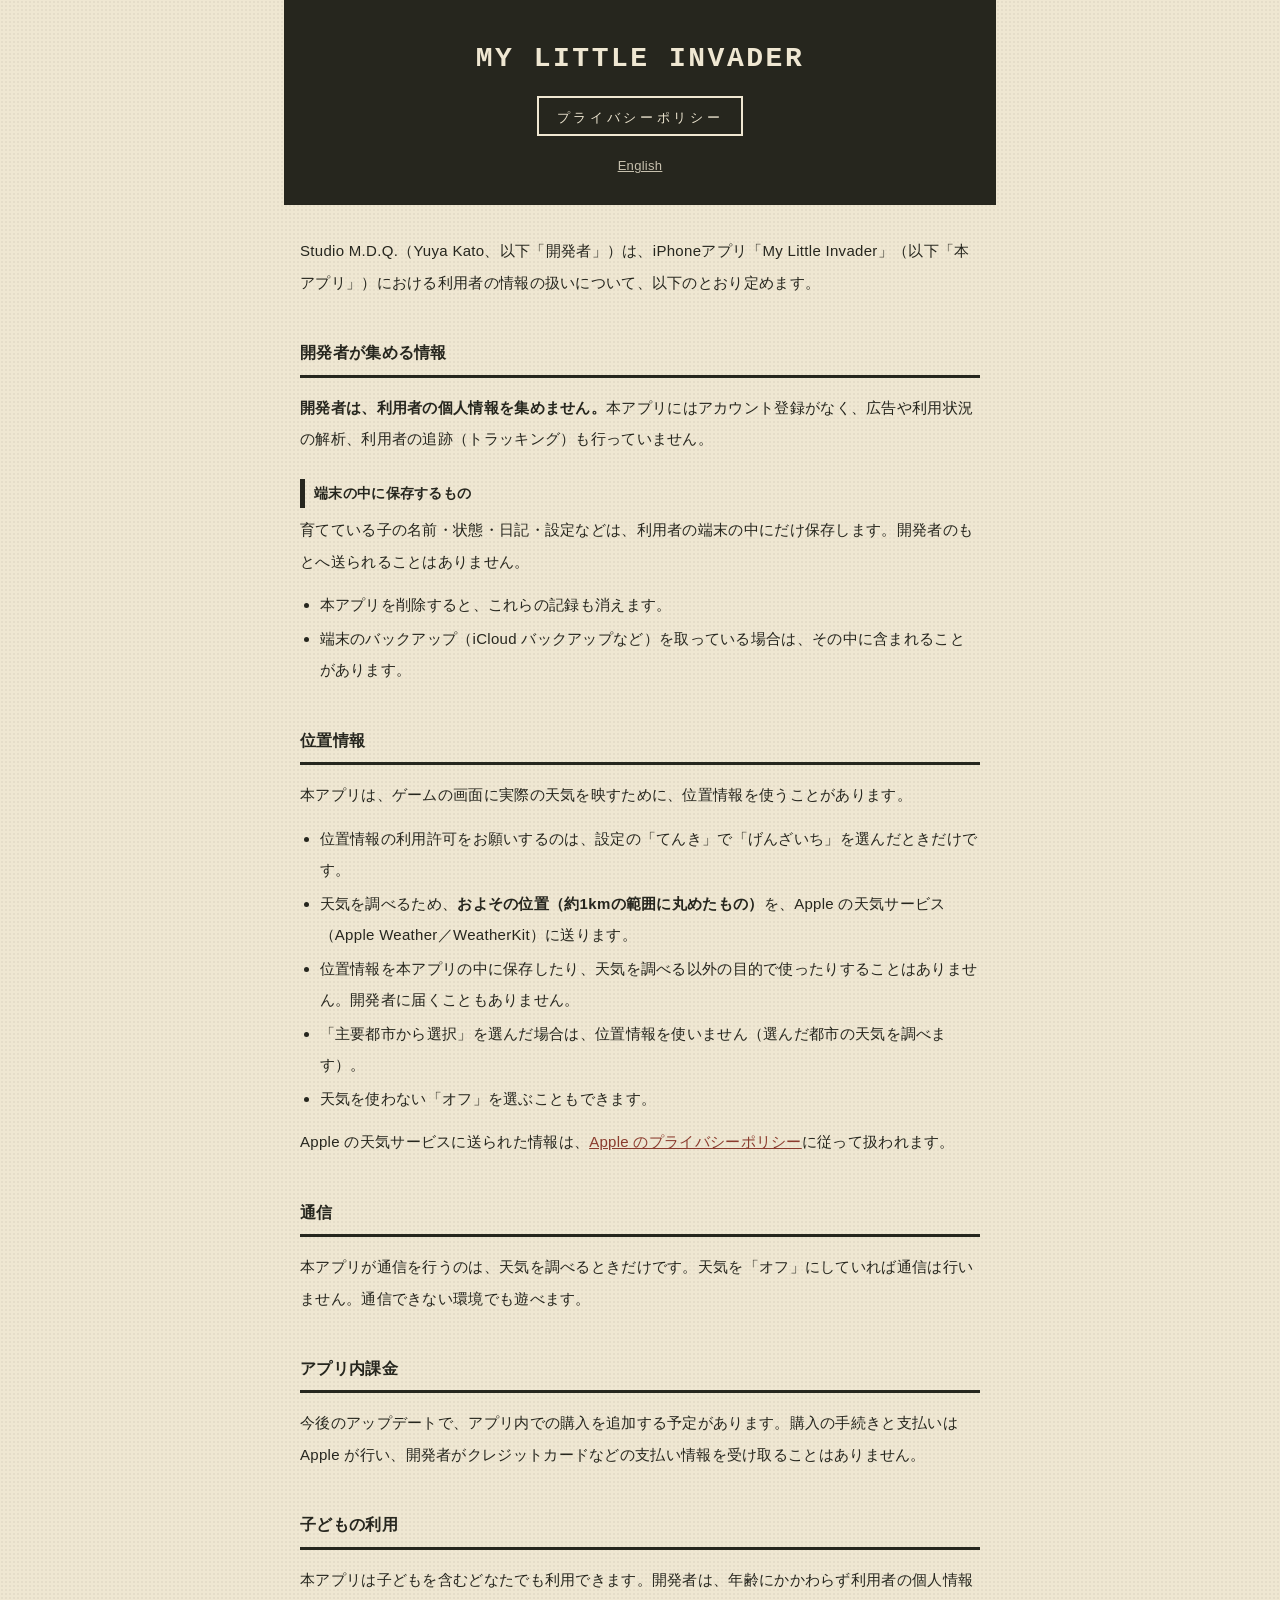
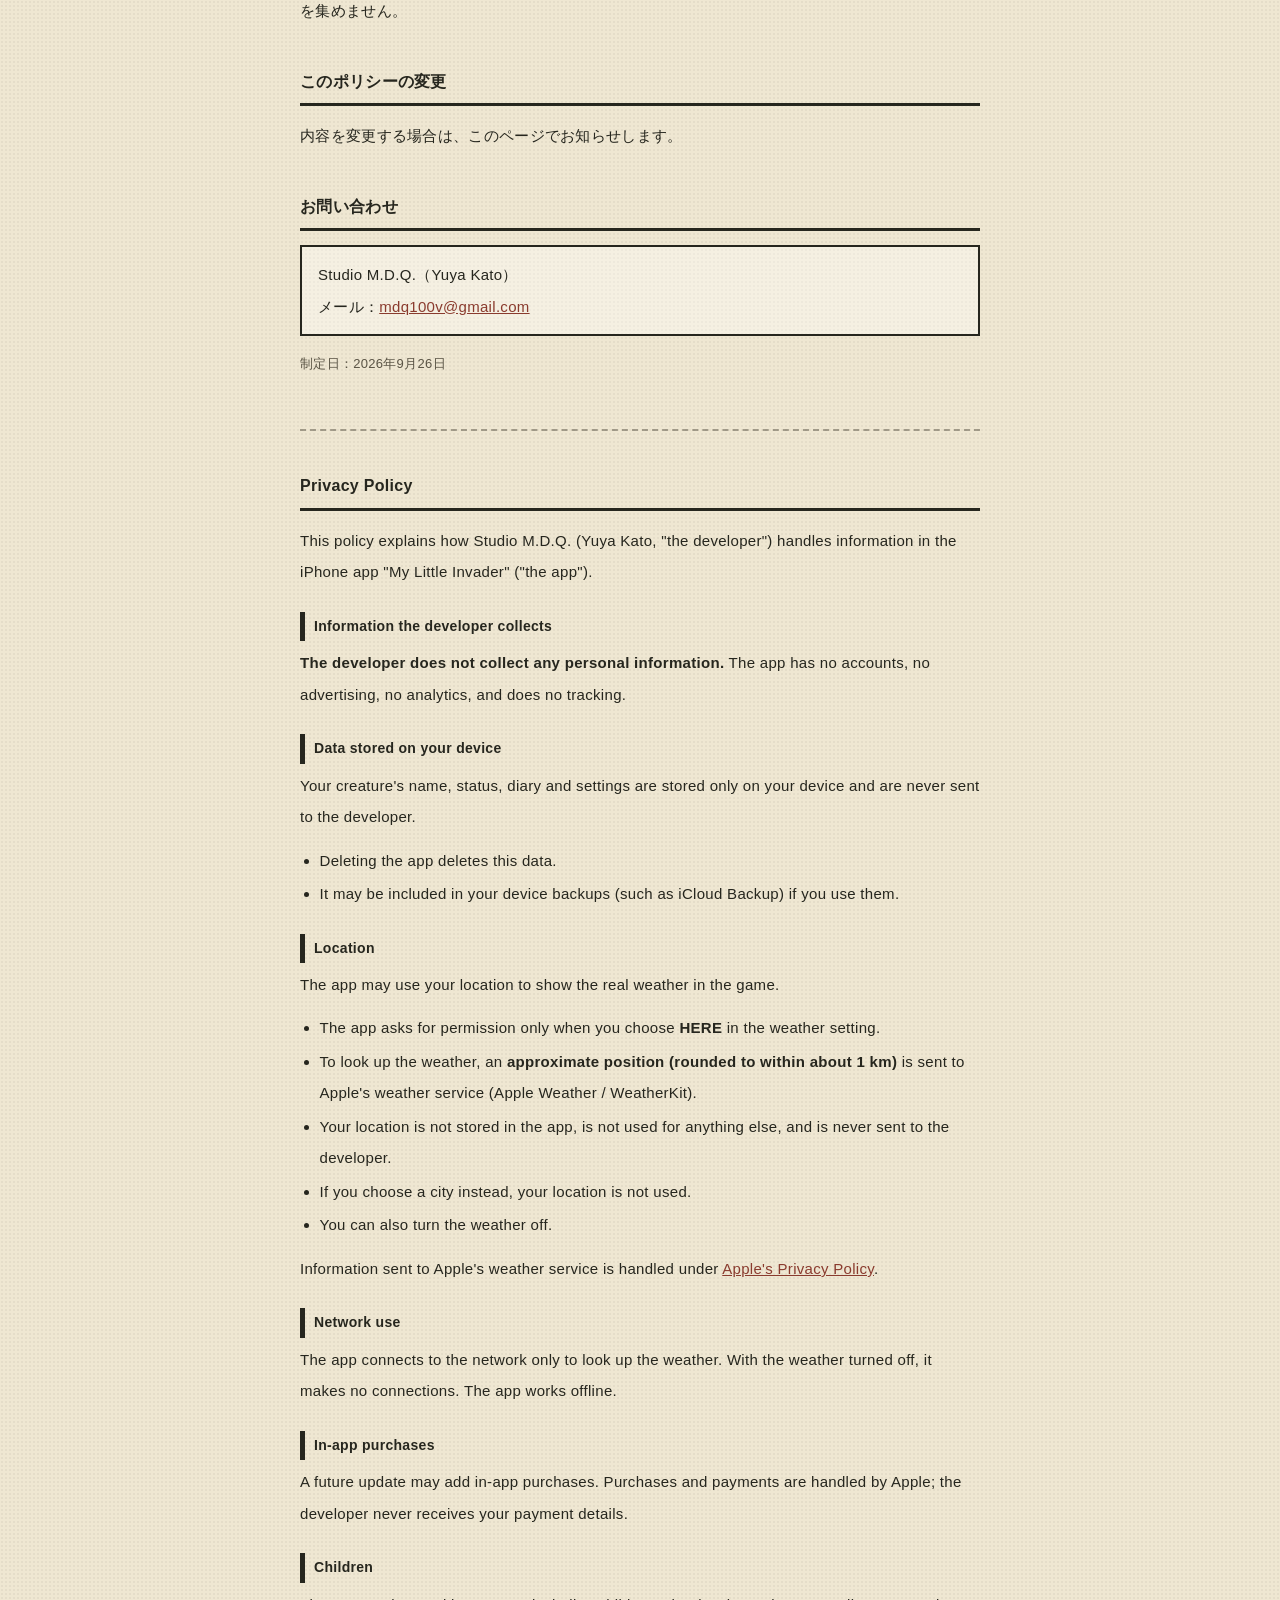
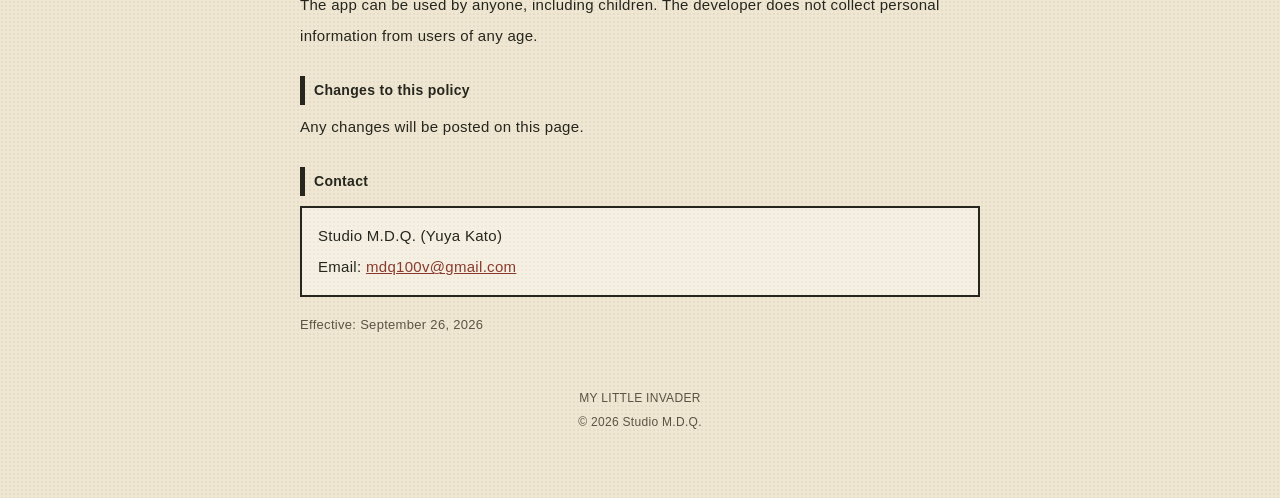
<file: privacy.html>
<!doctype html>
<html lang="ja">
<head>
<meta charset="utf-8">
<meta name="viewport" content="width=device-width,initial-scale=1,viewport-fit=cover">
<meta name="description" content="My Little Invader（iPhoneアプリ）のプライバシーポリシー">
<title>My Little Invader — プライバシーポリシー</title>
<style>
*{box-sizing:border-box}
:root{ --paper:#efe7d2; --ink:#26261e; --ink2:#5a5445; --rule:#26261e; --accent:#8a3b2e; }
html{-webkit-text-size-adjust:100%}
body{
  margin:0; padding:0 16px 64px;
  background:var(--paper);
  background-image:radial-gradient(rgba(0,0,0,.045) 1px, transparent 1px);
  background-size:4px 4px;
  color:var(--ink);
  font-family:"Hiragino Maru Gothic ProN","ヒラギノ丸ゴ ProN","Hiragino Sans","Yu Gothic",sans-serif;
  font-size:15px; line-height:2.1; letter-spacing:.02em;
}
.wrap{max-width:680px; margin:0 auto}
.cover{ margin:0 -16px 30px; padding:40px 18px 26px; background:var(--ink); color:var(--paper); text-align:center }
.logo{ font-family:ui-monospace,"SFMono-Regular",Menlo,monospace; font-weight:700;
       font-size:clamp(19px,6vw,28px); letter-spacing:.09em; line-height:1.35; margin:0 }
.label{ display:inline-block; margin-top:18px; border:2px solid var(--paper); padding:8px 18px 5px;
        font-size:13px; letter-spacing:.28em; line-height:1.8 }
.langs{ font-size:13px; margin-top:16px; opacity:.8 }
.langs a{ color:var(--paper) }
h2{ margin:40px 0 14px; font-size:16px; line-height:1.9; border-bottom:3px solid var(--rule); padding-bottom:6px; text-wrap:balance }
h3{ margin:24px 0 6px; font-size:14px; border-left:5px solid var(--ink); padding-left:9px }
p, ul{ margin:0 0 12px }
ul{ padding-left:1.3em }
li{ margin:2px 0 }
a{ color:var(--accent) }
a:focus-visible{ outline:2px solid var(--accent); outline-offset:2px }
.meta{ color:var(--ink2); font-size:13px }
.contact{ border:2px solid var(--rule); padding:12px 16px; background:rgba(255,255,255,.35); margin:10px 0 0 }
hr{ border:0; border-top:2px dashed var(--ink2); margin:52px 0 0; opacity:.5 }
footer{ margin-top:48px; text-align:center; font-size:12px; color:var(--ink2); line-height:2 }
</style>
</head>
<body>
<div class="wrap">

<header class="cover">
  <h1 class="logo">MY LITTLE INVADER</h1>
  <div class="label">プライバシーポリシー</div>
  <div class="langs"><a href="#en">English</a></div>
</header>

<main>
<section lang="ja">
<p>Studio M.D.Q.（Yuya Kato、以下「開発者」）は、iPhoneアプリ「My Little Invader」（以下「本アプリ」）における利用者の情報の扱いについて、以下のとおり定めます。</p>

<h2>開発者が集める情報</h2>
<p><strong>開発者は、利用者の個人情報を集めません。</strong>本アプリにはアカウント登録がなく、広告や利用状況の解析、利用者の追跡（トラッキング）も行っていません。</p>

<h3>端末の中に保存するもの</h3>
<p>育てている子の名前・状態・日記・設定などは、利用者の端末の中にだけ保存します。開発者のもとへ送られることはありません。</p>
<ul>
  <li>本アプリを削除すると、これらの記録も消えます。</li>
  <li>端末のバックアップ（iCloud バックアップなど）を取っている場合は、その中に含まれることがあります。</li>
</ul>

<h2>位置情報</h2>
<p>本アプリは、ゲームの画面に実際の天気を映すために、位置情報を使うことがあります。</p>
<ul>
  <li>位置情報の利用許可をお願いするのは、設定の「てんき」で「げんざいち」を選んだときだけです。</li>
  <li>天気を調べるため、<strong>およその位置（約1kmの範囲に丸めたもの）</strong>を、Apple の天気サービス（Apple Weather／WeatherKit）に送ります。</li>
  <li>位置情報を本アプリの中に保存したり、天気を調べる以外の目的で使ったりすることはありません。開発者に届くこともありません。</li>
  <li>「主要都市から選択」を選んだ場合は、位置情報を使いません（選んだ都市の天気を調べます）。</li>
  <li>天気を使わない「オフ」を選ぶこともできます。</li>
</ul>
<p>Apple の天気サービスに送られた情報は、<a href="https://www.apple.com/jp/legal/privacy/">Apple のプライバシーポリシー</a>に従って扱われます。</p>

<h2>通信</h2>
<p>本アプリが通信を行うのは、天気を調べるときだけです。天気を「オフ」にしていれば通信は行いません。通信できない環境でも遊べます。</p>

<h2>アプリ内課金</h2>
<p>今後のアップデートで、アプリ内での購入を追加する予定があります。購入の手続きと支払いは Apple が行い、開発者がクレジットカードなどの支払い情報を受け取ることはありません。</p>

<h2>子どもの利用</h2>
<p>本アプリは子どもを含むどなたでも利用できます。開発者は、年齢にかかわらず利用者の個人情報を集めません。</p>

<h2>このポリシーの変更</h2>
<p>内容を変更する場合は、このページでお知らせします。</p>

<h2>お問い合わせ</h2>
<div class="contact">
  Studio M.D.Q.（Yuya Kato）<br>
  メール：<a href="mailto:mdq100v@gmail.com">mdq100v@gmail.com</a>
</div>
<p class="meta" style="margin-top:14px">制定日：2026年9月26日</p>
</section>

<hr>

<section lang="en" id="en">
<h2>Privacy Policy</h2>
<p>This policy explains how Studio M.D.Q. (Yuya Kato, "the developer") handles information in the iPhone app "My Little Invader" ("the app").</p>

<h3>Information the developer collects</h3>
<p><strong>The developer does not collect any personal information.</strong> The app has no accounts, no advertising, no analytics, and does no tracking.</p>

<h3>Data stored on your device</h3>
<p>Your creature's name, status, diary and settings are stored only on your device and are never sent to the developer.</p>
<ul>
  <li>Deleting the app deletes this data.</li>
  <li>It may be included in your device backups (such as iCloud Backup) if you use them.</li>
</ul>

<h3>Location</h3>
<p>The app may use your location to show the real weather in the game.</p>
<ul>
  <li>The app asks for permission only when you choose <strong>HERE</strong> in the weather setting.</li>
  <li>To look up the weather, an <strong>approximate position (rounded to within about 1 km)</strong> is sent to Apple's weather service (Apple Weather / WeatherKit).</li>
  <li>Your location is not stored in the app, is not used for anything else, and is never sent to the developer.</li>
  <li>If you choose a city instead, your location is not used.</li>
  <li>You can also turn the weather off.</li>
</ul>
<p>Information sent to Apple's weather service is handled under <a href="https://www.apple.com/legal/privacy/">Apple's Privacy Policy</a>.</p>

<h3>Network use</h3>
<p>The app connects to the network only to look up the weather. With the weather turned off, it makes no connections. The app works offline.</p>

<h3>In-app purchases</h3>
<p>A future update may add in-app purchases. Purchases and payments are handled by Apple; the developer never receives your payment details.</p>

<h3>Children</h3>
<p>The app can be used by anyone, including children. The developer does not collect personal information from users of any age.</p>

<h3>Changes to this policy</h3>
<p>Any changes will be posted on this page.</p>

<h3>Contact</h3>
<div class="contact">
  Studio M.D.Q. (Yuya Kato)<br>
  Email: <a href="mailto:mdq100v@gmail.com">mdq100v@gmail.com</a>
</div>
<p class="meta" style="margin-top:14px">Effective: September 26, 2026</p>
</section>
</main>

<footer>
  MY LITTLE INVADER<br>
  © 2026 Studio M.D.Q.
</footer>
</div>
</body>
</html>
</file>
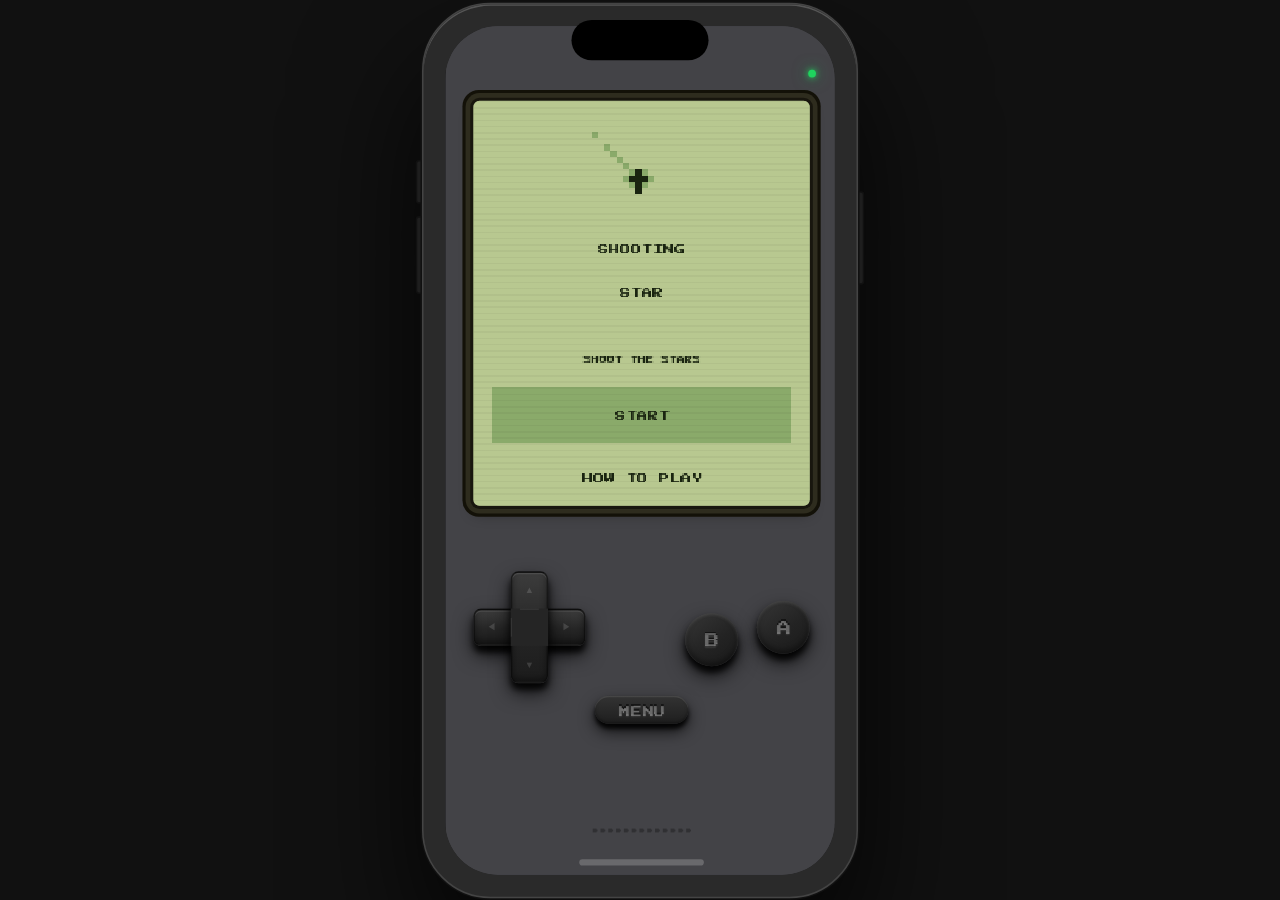
<file: shootingstar_game.html>
<!DOCTYPE html>
<html lang="ja">
<head>
<meta charset="UTF-8">
<meta name="viewport" content="width=device-width,initial-scale=1,maximum-scale=1,user-scalable=no,viewport-fit=cover">
<meta name="apple-mobile-web-app-capable" content="yes">
<meta name="mobile-web-app-capable" content="yes">
<meta name="apple-mobile-web-app-status-bar-style" content="black-translucent">
<meta name="apple-mobile-web-app-title" content="My Little Invader">
<meta name="theme-color" content="#111111">
<link rel="apple-touch-icon" href="apple-touch-icon.png">
<title>SHOOTING STAR — My Little Invader</title>
<link rel="stylesheet" href="fonts.css">
<style>
  *,*::before,*::after{box-sizing:border-box;margin:0;padding:0;
    /* ボタン長押しでテキスト選択・コピーメニューが出て操作の邪魔になるのを防ぐ（iOS Safariは -webkit- 付きのみ有効） */
    -webkit-user-select:none;user-select:none;
    -webkit-touch-callout:none;-webkit-tap-highlight-color:transparent}
  body{background:#111;display:flex;justify-content:center;align-items:center;min-height:100vh;touch-action:manipulation}
  /* ── iPhoneシェル（invader_game.html と同一デザイン） ── */
  .iphone{width:280px;background:#2a2a2a;border-radius:44px;padding:14px;border:1px solid #444;
    box-shadow:0 0 0 1px #111,inset 0 1px 0 #555,0 40px 80px rgba(0,0,0,0.8);position:relative}
  .btn-l{position:absolute;left:-5px;top:100px;width:4px;height:28px;background:#1e1e1e;border-radius:2px 0 0 2px;border:1px solid #111}
  .btn-l2{position:absolute;left:-5px;top:136px;width:4px;height:50px;background:#1e1e1e;border-radius:2px 0 0 2px;border:1px solid #111}
  .btn-r{position:absolute;right:-5px;top:120px;width:4px;height:60px;background:#1e1e1e;border-radius:0 2px 2px 0;border:1px solid #111}
  .iphone-inner{background:#000;border-radius:34px;overflow:hidden}
  .island{position:absolute;top:10px;left:50%;transform:translateX(-50%);width:88px;height:26px;background:#000;border-radius:20px;z-index:10}
  .screen-area{width:252px;height:545px;background:var(--body-bg,#e8e3d8);overflow:hidden;position:relative;display:flex;flex-direction:column;align-items:center}
  .home-bar{position:absolute;bottom:6px;left:50%;transform:translateX(-50%);width:80px;height:4px;background:rgba(0,0,0,0.18);border-radius:4px}
  .app{width:100%;height:100%;background:var(--body-bg,#e8e3d8);position:relative;display:flex;flex-direction:column;align-items:center}
  .power-led{position:absolute;top:12px;right:14px;width:5px;height:5px;border-radius:50%;background:#1fd45e;
    box-shadow:0 0 4px #1fd45e,0 0 10px rgba(31,212,94,0.55);z-index:20}
  .speaker-grille{position:absolute;bottom:26px;left:50%;transform:translateX(-50%);width:64px;height:5px;
    background-image:radial-gradient(circle at 2px 2.5px,rgba(0,0,0,0.28) 1.5px,transparent 0);background-size:5px 5px;pointer-events:none}
  .lcd-wrap{background:#b8c890;border-radius:4px;position:relative;overflow:hidden;flex-shrink:0;margin-top:48px;width:216px;height:260px;
    box-shadow:0 0 0 2px #18160e,0 0 0 5px #2e2c1e,0 0 0 7px #131108,inset 0 2px 6px rgba(0,0,0,0.24),inset 2px 0 4px rgba(0,0,0,0.1),0 5px 9px rgba(0,0,0,0.40)}
  .lcd-wrap::after{content:'';position:absolute;inset:0;
    background:repeating-linear-gradient(0deg,transparent,transparent 3px,rgba(0,0,0,0.04) 3px,rgba(0,0,0,0.04) 4px);pointer-events:none;z-index:2}
  canvas{display:block;image-rendering:pixelated;width:216px;height:260px}
  .controller-wrap{display:flex;flex-direction:column;align-items:center;gap:8px;width:216px;margin-top:42px}
  .controller-row{width:216px;display:flex;justify-content:space-between;align-items:center}
  .dpad{position:relative;width:72px;height:72px;flex-shrink:0}
  .dpad-h,.dpad-v{position:absolute;background:linear-gradient(180deg,#3c3c3c 0%,#252525 55%,#1c1c1c 100%);
    border-radius:5px;border:1px solid rgba(0,0,0,0.55);
    box-shadow:0 4px 4px var(--shadow-hard,rgba(0,0,0,0.32)),0 6px 12px var(--shadow-soft,rgba(0,0,0,0.22)),inset 0 1px 0 rgba(255,255,255,0.1),inset 0 -2px 4px rgba(0,0,0,0.42)}
  .dpad-h{width:72px;height:24px;top:24px;left:0}
  .dpad-v{width:24px;height:72px;top:0;left:24px}
  .dpad-center{position:absolute;width:24px;height:24px;top:24px;left:24px;background:#252525;z-index:1}
  .dpad-center::before{content:'';position:absolute;inset:0;
    background:linear-gradient(rgba(255,255,255,0.07) 0,rgba(255,255,255,0.07) 1px,transparent 1px) 50% 50%/12px 100% no-repeat,
    linear-gradient(90deg,rgba(255,255,255,0.07) 0,rgba(255,255,255,0.07) 1px,transparent 1px) 50% 50%/100% 12px no-repeat}
  .dpad-arrow{position:absolute;display:flex;align-items:center;justify-content:center;font-size:6px;color:rgba(255,255,255,0.14);
    z-index:2;width:24px;height:24px;user-select:none;transition:transform 0.06s,filter 0.06s}
  .dpad-arrow.up{top:0;left:24px}.dpad-arrow.down{bottom:0;left:24px}
  .dpad-arrow.left{top:24px;left:0}.dpad-arrow.right{top:24px;right:0}
  .btns{display:flex;gap:8px;align-items:center}
  .btn-row{display:flex;gap:12px;align-items:flex-start}
  .btns-wrap{display:flex;flex-direction:column;align-items:center;gap:3px}
  .btns-wrap.btn-b{transform:translateY(8px)}
  .action-btn{width:34px;height:34px;min-width:34px;min-height:34px;max-width:34px;max-height:34px;border-radius:50%;
    background:linear-gradient(145deg,#363636 0%,#232323 55%,#1a1a1a 100%);border:none;
    box-shadow:0 4px 4px var(--shadow-hard,rgba(0,0,0,0.32)),0 6px 12px var(--shadow-soft,rgba(0,0,0,0.22)),inset 0 1px 2px rgba(255,255,255,0.13),inset 0 -2px 4px rgba(0,0,0,0.45);
    display:flex;align-items:center;justify-content:center;cursor:pointer;flex-shrink:0;transition:transform 0.06s,filter 0.06s}
  .btn-lbl{font-family:'Press Start 2P',monospace;font-size:9px;color:rgba(255,255,255,0.3);user-select:none;
    text-shadow:0 1px 1px rgba(255,255,255,0.1),0 -1px 0 rgba(0,0,0,0.5);
    transform:translate(0.061em,0.0625em);   /* 字面が送りの左寄り・行の上寄りに乗るぶんを戻す */
  }
  .menu-btn{width:60px;height:18px;border-radius:9px;background:linear-gradient(180deg,#333 0%,#1e1e1e 100%);border:none;
    box-shadow:0 3px 3px var(--shadow-hard,rgba(0,0,0,0.32)),0 5px 10px var(--shadow-soft,rgba(0,0,0,0.22)),inset 0 1px 0 rgba(255,255,255,0.1),inset 0 -1px 2px rgba(0,0,0,0.35);
    display:flex;align-items:center;justify-content:center;cursor:pointer;transition:transform 0.06s,filter 0.06s}
  .menu-btn-lbl{font-family:'Press Start 2P',monospace;font-size:7px;color:rgba(255,255,255,0.3);user-select:none;letter-spacing:0.08em;
    text-shadow:0 1px 1px rgba(255,255,255,0.1),0 -1px 0 rgba(0,0,0,0.5);
    transform:translate(0.103em,0.0625em);   /* 字面のずれ＋字間が最後の字のうしろにも入るぶんを戻す */
  }

  /* ── 実機モード（ホーム画面から起動 or 実機Safari）：モックのiPhone外装を消してゲーム機本体だけ表示 ── */
  body.device { background:var(--body-bg, #e8e3d8); }
  body.device { overflow:hidden; }
  html.device, body.device { width:100%; height:100%; }
  body.device .iphone {
    background:transparent; border:none; border-radius:0; padding:0; box-shadow:none;
    width:auto;           /* 外装を消した分、幅を中身(252px)に合わせて左寄りを解消 */
  }
  body.device .btn-l, body.device .btn-l2, body.device .btn-r,
  body.device .island, body.device .home-bar { display:none; }
  body.device .iphone-inner { border-radius:0; background:transparent; }
  body.device .screen-area { border-radius:0; }
</style>
</head>
<body>
<div class="iphone">
  <div class="btn-l"></div><div class="btn-l2"></div><div class="btn-r"></div>
  <div class="iphone-inner">
    <div class="island"></div>
    <div class="screen-area">
      <div class="app">
        <div class="power-led"></div>
        <div class="lcd-wrap"><canvas id="lcd"></canvas></div>
        <div class="controller-wrap">
          <div class="controller-row">
            <div class="dpad">
              <div class="dpad-h"></div><div class="dpad-v"></div><div class="dpad-center"></div>
              <div class="dpad-arrow up">▲</div><div class="dpad-arrow down">▼</div>
              <div class="dpad-arrow left">◀</div><div class="dpad-arrow right">▶</div>
            </div>
            <div class="btns"><div class="btn-row">
              <div class="btns-wrap btn-b"><div class="action-btn" id="bb"><span class="btn-lbl">B</span></div></div>
              <div class="btns-wrap"><div class="action-btn" id="ba"><span class="btn-lbl">A</span></div></div>
            </div></div>
          </div>
          <div class="menu-btn" id="bmenu"><span class="menu-btn-lbl">MENU</span></div>
        </div>
        <div class="speaker-grille"></div>
      </div>
      <div class="home-bar"></div>
    </div>
  </div>
</div>

<script>
(function(){
  const W=54, H=65, S=4;
  const ON='#1a2410', OFF='#b8c890', DIM='#8aaa6a';
  const GY=54;
  const HDR_Y=10;              // ヘッダーの区切り線。これより上には星を描かない
  const SC=[OFF,DIM,ON];

  const cv=document.getElementById('lcd');
  cv.width=W*S; cv.height=H*S;
  const ct=cv.getContext('2d');
  ct.imageSmoothingEnabled=false;

  // ── BODY COLOR（本体SETTINGSの設定を反映） ──
  (function(){
    const COLORS=["#e8e3d8","#434347","#9ed0d8","#c8b8e0","#e8a89a","#98d0b0"];
    let idx=1; // 本体のデフォルト(ONYX)に合わせる
    try{ const b=localStorage.getItem("myvader_bodycolor"); if(b!==null) idx=Math.min(COLORS.length-1, Math.max(0, Number(b)||0)); }catch(e){}
    const bg=COLORS[idx], isDark=(idx===1);
    document.documentElement.style.setProperty("--body-bg", bg);
    const sa=document.querySelector(".screen-area"), app=document.querySelector(".app");
    if(sa) sa.style.background=bg;
    if(app){
      app.style.background=bg;
      app.style.setProperty("--shadow-hard", isDark?"rgba(0,0,0,0.88)":"rgba(0,0,0,0.28)");
      app.style.setProperty("--shadow-soft", isDark?"rgba(0,0,0,0.72)":"rgba(0,0,0,0.16)");
    }
    const hb=document.querySelector(".home-bar");
    if(hb) hb.style.background = isDark?"rgba(255,255,255,0.2)":"rgba(0,0,0,0.18)";
  })();


  function d(x,y,col){ x=Math.round(x);y=Math.round(y); if(x<0||x>=W||y<0||y>=H)return; ct.fillStyle=col||ON; ct.fillRect(x*S,y*S,S,S); }
  function hl(y,col,dash){ for(let x=0;x<W;x++) if(!dash||x%2===0) d(x,y,col||ON); }
  function stamp(g,ox,oy,col){ g.forEach((r,ry)=>r.forEach((v,rx)=>{if(v)d(ox+rx,oy+ry,col||ON);})); }
  // 上下中央そろえの中央寄せテキスト（網掛けの帯に文字を収めるのに使う）
  function txtCM(s,py,sz,col){ ct.font=`${sz}px "Press Start 2P"`; ct.fillStyle=col||ON; ct.textAlign='center'; ct.textBaseline='middle'; ct.fillText(s,(W*S)/2,py*S); }
  function txt(s,px,py,sz,col){ ct.font=`${sz}px "Press Start 2P"`; ct.fillStyle=col||ON; ct.textAlign='left'; ct.textBaseline='top'; ct.fillText(s,px*S,py*S); }
  // 右そろえ。得点も進行度も右端をそろえるので、桁が増えてもレイアウトが崩れない
  function txtR(s,px,py,sz,col){ ct.font=`${sz}px "Press Start 2P"`; ct.fillStyle=col||ON; ct.textAlign='right'; ct.textBaseline='top'; ct.fillText(s,px*S,py*S); }
  function txtC(s,py,sz,col){ ct.font=`${sz}px "Press Start 2P"`; ct.fillStyle=col||ON; ct.textAlign='center'; ct.textBaseline='top'; ct.fillText(s,(W*S)/2,py*S); }

  // ── 十字キーの向きを示す三角 ──
  //  ▲▼◀▶ は Press Start 2P（Latinのみ）に入っていない。'<' '>' で代用していたが、
  //  spacewalk の上下を三角にしたので、3種そろえて同じ形にする。
  //  ドット格子ではなく画素単位で、文字と同じ7px角のなかに1pxずつ広がる三角を描く
  function arrow(dir, x, y, len, col){
    ct.fillStyle = col || ON;
    const t = Math.ceil(len/2);                 // 頂点から底辺までの段数
    for(let i=0;i<t;i++){
      const w = 2*i+1, off = (len-w)/2;         // その段の幅と、中央に寄せるためのずれ
      if(dir==='up')    ct.fillRect(x+off,     y+i,       w, 1);
      if(dir==='down')  ct.fillRect(x+off,     y+t-1-i,   w, 1);
      if(dir==='left')  ct.fillRect(x+i,       y+off,     1, w);
      if(dir==='right') ct.fillRect(x+t-1-i,   y+off,     1, w);
    }
  }
  // MOVE 行の右側に三角を並べる。px,py はドット座標（txt と同じ基準）。
  //  横向きは幅4px・縦向きは幅7pxと太さが違うので、等ピッチにすると隙間がばらつく。
  //  実際に描く幅を足しながら送って、三角どうしの間隔のほうを揃える
  function arrowRow(px, py, dirs, col){
    const LEN = 7, T = Math.ceil(LEN/2), GAP = 5;   // T=4（三角の高さ／横向きの幅）
    let x = px*S; const y0 = py*S, vOff = Math.round((LEN-T)/2);
    dirs.forEach(dir=>{
      const flat = (dir==='left' || dir==='right');
      arrow(dir, x, y0 + (flat ? 0 : vOff), LEN, col);
      x += (flat ? T : LEN) + GAP;
    });
  }

  // ── スプライト ──
  // ── 自機：育成中キャラ連動（9×8デフォルメ6種） ──
  const CHARS={
    egg:[
      [0,0,0,0,0,0,0,0,0],
      [0,0,1,1,1,1,0,0,0],
      [0,1,1,1,1,1,1,0,0],
      [1,1,0,1,1,0,1,1,0],
      [1,1,1,1,1,1,1,1,0],
      [0,1,1,1,1,1,1,0,0],
      [0,0,1,1,1,1,0,0,0],
      [0,0,0,0,0,0,0,0,0],
    ],
    mid:[
      [0,0,0,0,0,0,0,0,0],
      [0,0,0,1,0,1,0,0,0],
      [0,0,1,1,1,1,1,0,0],
      [0,1,1,1,1,1,1,1,0],
      [1,1,0,1,1,1,0,1,1],
      [1,1,1,1,1,1,1,1,1],
      [0,1,1,1,1,1,1,1,0],
      [0,0,1,0,0,0,1,0,0],
    ],
    // 幼体：アプリアイコンと同じ形（本体の9×7を9×8に収めた）
    larva:[
      [0,0,0,0,0,0,0,0,0],[0,0,1,0,0,0,1,0,0],[0,1,1,1,1,1,1,1,0],[1,1,0,1,1,1,0,1,1],
      [1,1,1,1,1,1,1,1,1],[0,1,1,1,1,1,1,1,0],[0,0,1,0,0,0,1,0,0],[0,1,0,0,0,0,0,1,0],
    ],
    // グレイ：大きな頭に1ドットの目、3ドットの首、左右に広げた腕、まっすぐな脚。
    //  以前は頭と胴がひとかたまりで手が無く、グレイらしさが出ていなかった。下の2段は脚
    grey:[
      [0,1,1,1,1,1,1,1,0],[1,1,1,1,1,1,1,1,1],[1,0,1,1,1,1,1,0,1],[0,1,1,1,1,1,1,1,0],
      [0,0,0,1,1,1,0,0,0],[0,1,1,1,1,1,1,1,0],[0,0,0,1,0,1,0,0,0],[0,0,0,1,0,1,0,0,0],
    ],
    tako:[
      [0,0,1,0,0,0,1,0,0],[0,0,0,1,0,1,0,0,0],[0,1,1,1,1,1,1,1,0],[1,1,0,1,1,1,0,1,1],
      [1,1,1,1,1,1,1,1,1],[0,1,1,1,1,1,1,1,0],[0,1,0,1,0,1,0,1,0],[0,1,0,1,0,1,0,1,0],
    ],
    inv:[
      [0,1,0,0,0,0,0,1,0],[0,0,1,0,0,0,1,0,0],[0,1,1,1,1,1,1,1,0],[1,1,0,1,1,1,0,1,1],
      [1,1,1,1,1,1,1,1,1],[0,1,1,1,1,1,1,1,0],[0,1,0,0,0,0,0,1,0],[0,0,1,1,0,1,1,0,0],
    ],
  };
  let lineage='grey';            // 育成中キャラと連動
  try{ const l=localStorage.getItem('myvader_lineage'); if(l && CHARS[l]) lineage=l; }catch(e){}
  function CHAR(){ return CHARS[lineage]; }
  // 屈伸フレーム（2コマ目）：脚の段を足元の段に畳み、体を1段沈める。足の接地位置は不変
  function crouch(g){
    const merged = g[g.length-2].map((v,i)=> (v || g[g.length-1][i]) ? 1 : 0);
    return [g[0].map(()=>0), ...g.slice(0, g.length-2), merged];
  }
  const CHARS_CROUCH = {}; Object.keys(CHARS).forEach(k=>CHARS_CROUCH[k]=crouch(CHARS[k]));
  //  グレイだけは2コマ目を別に描く。沈むときに腕を縮めて（7→5ドット）脚を1段に畳む。
  //  脚を畳むだけだと、広げた腕がそのまま下がって見え、屈伸らしく見えない
  CHARS_CROUCH.grey = [
    [0,0,0,0,0,0,0,0,0],
    [0,1,1,1,1,1,1,1,0],
    [1,1,1,1,1,1,1,1,1],
    [1,0,1,1,1,1,1,0,1],
    [0,1,1,1,1,1,1,1,0],
    [0,0,0,1,1,1,0,0,0],
    [0,0,1,1,1,1,1,0,0],
    [0,0,0,1,0,1,0,0,0],
  ];
  function CHAR2(){ return CHARS_CROUCH[lineage]; }
  // スコアを本体（invader_game.html）へ報告
  function reportScore(){ try{ localStorage.setItem('myvader_result', JSON.stringify({game:'shootingstar', score:Math.max(0,score), at:Date.now()})); }catch(e){} }
  const CH_W=9, CH_H=8;
  const STAR=[
    [0,0,2,0,0],
    [0,1,2,1,0],
    [1,2,2,2,1],
    [0,1,2,1,0],
    [0,0,2,0,0],
  ];
  const STAR_W=5, STAR_H=5;

  // ── 音 ──
  //  iOSは 電話・アラーム・ほかのアプリの音・画面ロック・裏まわりのたびに
  //  AudioContext を止める。このとき state は 'suspended' ではなく
  //  WebKit独自の 'interrupted' になることがあり、そこからは resume() が
  //  効かないまま戻らないことがある。suspended だけ見ていると、
  //  一度これに当たった時点で ずっと無音になるので、戻らないものは作り直す
  let ac=null, acBornAt=0;
  const AC_RETRY=1000;   // 作り直しの間隔(ms)。割り込みが続くあいだ作り続けないための歯止め
  function newAudio(){
    acBornAt=Date.now();                   // 「最後に作ろうとした時刻」。作れなくても歯止めに使う
    try{ return new (window.AudioContext||window.webkitAudioContext)(); }
    catch(e){ return null; }
  }
  function ensureAudio(){
    if(!ac) ac=newAudio();
    if(!ac) return;
    if(ac.state==='running') return;
    if(ac.state==='suspended'){ ac.resume().catch(function(){}); return; }
    if(Date.now()-acBornAt < AC_RETRY) return;
    const fresh=newAudio();
    // 作れなかったときに いまの口を捨てると、二度と鳴らなくなる
    if(!fresh){ ac.resume().catch(function(){}); return; }
    const old=ac;
    ac=fresh;
    try{ old.close(); }catch(e){}
    if(ac.state==='suspended') ac.resume().catch(function(){});
  }
  function reviveAudio(){ if(ac) ensureAudio(); }
  // ミニゲームを閉じるとき、開いていた口は閉じておく（iOSは同時に持てる数に限りがある）
  window.addEventListener('pagehide', function(){ if(ac){ try{ ac.close(); }catch(e){} ac=null; } });
  function beep(freq,dur,type){
    try{
      if(localStorage.getItem('myvader_sound')==='off') return;   // 本体のSOUND設定を尊重
      ensureAudio();
      if(!ac) return;
      const o=ac.createOscillator(), g=ac.createGain();
      o.connect(g); g.connect(ac.destination);
      o.type=type||'square'; o.frequency.setValueAtTime(freq,ac.currentTime);
      g.gain.setValueAtTime(0.1,ac.currentTime);
      g.gain.exponentialRampToValueAtTime(0.001,ac.currentTime+(dur||0.06));
      o.start(); o.stop(ac.currentTime+(dur||0.06));
    }catch(e){}
  }
  ['touchend','pointerdown','click'].forEach(function(ev){
    document.addEventListener(ev, reviveAudio, {passive:true});
  });
  document.addEventListener('visibilitychange', function(){ if(!document.hidden) reviveAudio(); });
  window.addEventListener('pageshow', reviveAudio);

  // ── 状態 ──
  const STATE={TITLE:0,PLAY:2,GAMEOVER:4,HELP:5};
  let menuSel=0; // 0=START 1=HOW TO PLAY
  let state=STATE.TITLE;
  const TICK=50, FPS=1000/TICK;
  const MISS_MAX=5;           // 自機被弾の上限

  let plyX, score, elapsed, lives;
  const PLY_MIN=1, PLY_MAX=W-CH_W-1;
  const CY=GY-CH_H;            // 自機の上端y
  const GUN_X_OFF=4;          // 砲口（中央、9幅）

  // ── 隕石：一定時間ごとに現れる、何発も当てないと壊せない大物 ──
  //  流れ星を撃ち続けるだけの単調さを崩す役。出ているあいだは流れ星を減らす
  const METEOR=[
    [0,0,2,2,2,2,0,0,0],
    [0,2,2,1,2,2,2,0,0],
    [2,2,1,2,2,2,1,2,0],
    [2,1,2,2,2,2,2,2,2],
    [2,2,2,2,1,2,2,1,2],
    [0,2,2,2,2,2,2,2,0],
    [0,0,2,1,2,2,2,0,0],
    [0,0,0,2,2,2,0,0,0],
  ];
  const MET_W=9, MET_H=8;
  const MET_FIRST = 35;        // 最初の隕石が出る秒数
  const MET_EVERY = 30;        // 以降この秒数ごと
  let meteor=null;             // {x,y,vx,vy,hp,max,hurt}
  let metNext=MET_FIRST;       // 次に出す秒数

  // ── きらきら星（まれに流れてくるごほうび）──
  //  撃っても消えない。自機で受け止めると、しばらく弾が二連になる。
  //  他の星は「当たったらミス」なので、取りに行く物だと分かるよう、
  //  形も動きも普通の星と変えて、2コマで強く瞬かせる
  const GEM_A=[
    [0,0,2,0,0],
    [0,1,2,1,0],
    [2,2,2,2,2],
    [0,1,2,1,0],
    [0,0,2,0,0],
  ];
  const GEM_B=[
    [2,0,1,0,2],
    [0,2,2,2,0],
    [1,2,2,2,1],
    [0,2,2,2,0],
    [2,0,1,0,2],
  ];
  const GEM_W=5, GEM_H=5;
  const GEM_FIRST = 40;        // 最初に出る秒数
  const GEM_EVERY = 45;        // 以降この秒数ごと
  const GEM_VY    = 0.32;      // 普通の星より遅く落とす（取りに行く余裕を作る）
  const DBL_SEC   = 12;        // 二連射が続く秒数
  let gem=null;                // {x,y,vx}
  let gemNext=GEM_FIRST;
  let dblT=0;                  // 強化射撃の残りフレーム
  let dblSide=0;               // 交互に出す砲口（0=左 1=右）

  let stars=[];               // {x,y,vx,vy}
  let beams=[];               // {x,y}
  let spawnTimer=0;
  let fireTimer=0;
  let flashes=[];             // 撃破/落下エフェクト {x,y,t,type}

  const keys={left:false,right:false,fire:false};

  function level(){ return Math.floor(elapsed/FPS/15); }      // 15秒ごとにレベル+1
  // 出現量は「1秒あたり何個」で決める。
  //  以前は「間隔を詰める」と「同時数を増やす」を別々に上げていたため掛け算になり、
  //  レベル7で毎秒13個まで膨らんで手に負えなくなっていた。合計のペースに上限を置く。
  const SPAWN_RATE_MAX = 3.5;                                  // 1秒あたりの最大出現数
  function spawnRate(){ return Math.min(1.2 + level()*0.45, SPAWN_RATE_MAX); }
  function spawnBurst(){ return level() >= 4 ? 2 : 1; }        // まとめて出すのは中盤から
  function spawnGap(){ return Math.max(Math.round(FPS/spawnRate()*spawnBurst()), 5); }

  function startGame(){
    plyX=W/2-CH_W/2; score=0; elapsed=0; lives=MISS_MAX;
    stars=[]; beams=[]; flashes=[]; spawnTimer=0; fireTimer=0;
    meteor=null; metNext=MET_FIRST;
    gem=null; gemNext=GEM_FIRST; dblT=0; dblSide=0;
    state=STATE.PLAY;
  }

  // 星のスポーン（4方向から）。下に必ず落ちる成分を持たせるが方向はバリエーション。
  //  ねらいようのない星を出さないために、2つの決まりごとを置いてある。
  //   ・横から入る星は、画面の中央より上から入れる。低いところから斜めに入ってくると
  //     自機の高さに届くまでが短すぎて、撃つのも よけるのも間に合わない
  //   ・上から落ちる星は端ギリギリに出さず、外へも流さない。砲口が届くのは x=5〜48 なので、
  //     端で外向きに流れる星は、当てようがないまま画面の外へ抜けてしまう
  const SIDE_Y_MIN = HDR_Y + 2;                    // 横入りの上限（ヘッダーのすぐ下）
  const SIDE_Y_MAX = Math.floor(H/2) - STAR_H;     // 入った時点で星の下端が画面中央に収まる高さ
  const TOP_MARGIN = 6;                            // 上から落とすときに空ける左右の余白
  function spawnStar(){
    const sideY = SIDE_Y_MIN + Math.random()*(SIDE_Y_MAX - SIDE_Y_MIN);
    const topX  = TOP_MARGIN + Math.random()*(W - STAR_W - TOP_MARGIN*2);
    const inward = (topX < (W - STAR_W)/2) ? 1 : -1;      // 端へ逃げないよう内側へ向ける
    const patterns=[
      {x:topX, y:-3, vx:inward*Math.random()*0.25, vy:0.6+Math.random()*0.3},      // 上から落下
      {x:-3,  y:sideY, vx:0.7+Math.random()*0.3,    vy:0.3+Math.random()*0.3},     // 左から
      {x:W+1, y:sideY, vx:-(0.7+Math.random()*0.3), vy:0.3+Math.random()*0.3},     // 右から
      {x:Math.min(W-STAR_W-2, W*0.6+Math.random()*W*0.3), y:-3,
       vx:-(0.4+Math.random()*0.3), vy:0.6+Math.random()*0.2},                     // 右上から斜め
    ];
    const p=patterns[Math.floor(Math.random()*patterns.length)];
    stars.push(p);
  }

  //  発射の間隔。強化中は倍の速さで撃つ。
  //   1発ずつ左右に振り分けるので、間隔まで元のままだと弾数が増えず、
  //   ごほうびなのに真上を撃てなくなるぶん弱くなってしまう
  function fireGap(){ return dblT>0 ? 2 : 4; }
  function fire(){
    if(dblT>0){
      // 左右の砲口から交互に。同時に2発出すより、撃っている感じが出る
      beams.push({x:plyX+GUN_X_OFF+(dblSide?2:-2), y:CY-1});
      dblSide ^= 1;
      beep(dblSide?1040:960, 0.04);
    } else {
      beams.push({x:plyX+GUN_X_OFF, y:CY-1});
      beep(880,0.04);
    }
  }

  // ── 衝突 ──
  function pixels(g,ox,oy){ const o=[]; g.forEach((r,ry)=>r.forEach((v,rx)=>{if(v)o.push([ox+rx,oy+ry]);})); return o; }

  function update(){
    if(state!==STATE.PLAY) return;
    elapsed++;
    const t=elapsed/FPS;

    // 自機移動
    const spd=1.3;
    if(keys.left) plyX-=spd;
    if(keys.right) plyX+=spd;
    if(plyX<PLY_MIN) plyX=PLY_MIN;
    if(plyX>PLY_MAX) plyX=PLY_MAX;

    // 連射
    if(keys.fire){ fireTimer--; if(fireTimer<=0){ fire(); fireTimer=fireGap(); } }
    else fireTimer=0;

    // ビーム移動
    beams.forEach(b=>b.y-=3);
    beams=beams.filter(b=>b.y>11);

    // 隕石の登場
    if(!meteor && t >= metNext){
      const hp = Math.min(4 + level(), 9);
      meteor = { x: 4+Math.random()*(W-MET_W-8), y: -MET_H, vx: (Math.random()-0.5)*0.4,
                 vy: 0.20 + level()*0.015, hp: hp, max: hp, hurt: 0 };
      metNext = t + MET_EVERY;
      beep(150,0.3,'sawtooth');
    }

    // ── きらきら星 ──
    //  隕石と重ならないようにする（同時に出ると、どちらを追うか迷わせる）
    if(!gem && !meteor && t >= gemNext){
      gem = { x: 4+Math.random()*(W-GEM_W-8), y: -GEM_H, vx: (Math.random()-0.5)*0.3 };
      gemNext = t + GEM_EVERY;
      beep(1500,0.10);
    }
    if(gem){
      gem.x += gem.vx; gem.y += GEM_VY;
      if(gem.x<1 || gem.x>W-GEM_W-1) gem.vx = -gem.vx;
      // 受け取り＝自機に触れること。撃っても消えない（連射中に消えると取りようがない）
      if(gem.x+GEM_W>=plyX && gem.x<=plyX+CH_W && gem.y+GEM_H>=CY && gem.y<=CY+CH_H){
        dblT = Math.round(DBL_SEC*FPS);
        score += 20;
        for(let i=0;i<5;i++) flashes.push({x:Math.round(gem.x+2+(Math.random()*4-2)),
                                           y:Math.round(gem.y+2), t:6+i, type:'hit'});
        beep(1200,0.05); beep(1800,0.12);
        gem = null;
      } else if(gem.y > GY){
        gem = null;                      // 取り逃がしても減点はしない（ごほうびなので）
      }
    }
    if(dblT>0) dblT--;

    // 星スポーン（隕石が出ているあいだは半分に抑える）
    spawnTimer++;
    const gap = spawnGap() * (meteor ? 2 : 1);
    if(spawnTimer>=gap){ spawnTimer=0; const n=spawnBurst(); for(let i=0;i<n;i++) spawnStar(); }

    // 星移動
    stars.forEach(s=>{ s.x+=s.vx; s.y+=s.vy; });

    // ── 隕石 ──
    if(meteor){
      meteor.x += meteor.vx; meteor.y += meteor.vy;
      if(meteor.x<1 || meteor.x>W-MET_W-1) meteor.vx = -meteor.vx;
      if(meteor.hurt>0) meteor.hurt--;
      // ビームが当たったら1発ぶん削る
      beams.forEach(b=>{
        if(b.hit) return;
        if(b.x>=meteor.x && b.x<=meteor.x+MET_W-1 && b.y>=meteor.y && b.y<=meteor.y+MET_H-1){
          b.hit=true; meteor.hp--; meteor.hurt=3; score+=3;
          flashes.push({x:Math.round(b.x), y:Math.round(b.y), t:4, type:'hit'});
          beep(meteor.hp>0?600:1400, 0.05);
        }
      });
      if(meteor.hp<=0){                       // 破壊：大きく加点
        score+=60;
        for(let i=0;i<5;i++) flashes.push({x:Math.round(meteor.x+2+Math.random()*5),
                                           y:Math.round(meteor.y+2+Math.random()*4), t:8+i, type:'hit'});
        beep(1600,0.25); meteor=null;
      } else if(meteor.y+MET_H>=GY){          // 落ちた：重い減点
        score=Math.max(0,score-30);
        flashes.push({x:Math.round(meteor.x+4), y:GY-1, t:10, type:'miss'});
        beep(120,0.35,'sawtooth'); meteor=null;
      } else {
        // 自機に当たったら流れ星と同じくミス
        const hitsPly = (meteor.x+MET_W>=plyX && meteor.x<=plyX+CH_W && meteor.y+MET_H>=CY && meteor.y<=CY+CH_H);
        if(hitsPly){
          score=Math.max(0,score-15); lives--;
          flashes.push({x:Math.round(meteor.x+4), y:CY, t:8, type:'miss'});
          beep(180,0.14,'sawtooth'); meteor=null;
          if(lives<=0){ state=STATE.GAMEOVER; reportScore(); beep(140,0.4,'sawtooth'); }
        }
      }
    }

    // ビーム×星 命中判定
    const starHitSet=new Set();
    beams.forEach((b,bi)=>{
      if(b.hit) return;   // 隕石に当たって消えるビームは、同じフレームで流れ星まで壊さない
      stars.forEach((s,si)=>{
        if(starHitSet.has(si)) return;
        // 星の中心付近にビームが入ったか（簡易：星bbox内）
        if(b.x>=s.x-1 && b.x<=s.x+STAR_W && b.y>=s.y-1 && b.y<=s.y+STAR_H){
          starHitSet.add(si); b.hit=true;
          score+=5;
          flashes.push({x:s.x+2,y:s.y+2,t:6,type:'hit'});
          beep(1200,0.05);
        }
      });
    });
    // ヒットした星とビームを除去
    stars=stars.filter((s,si)=>!starHitSet.has(si));
    beams=beams.filter(b=>!b.hit);

    // 星 落下/自機衝突 判定
    const survive=[];
    stars.forEach(s=>{
      // ライフが尽きたあとは、同じフレームに残っている星で追い討ちをかけない
      //  （ライフがマイナスまで減り、reportScore が何度も走っていた）
      if(state!==STATE.PLAY){ survive.push(s); return; }
      // 自機に当たった
      const hitsPlayer = (s.x+STAR_W>=plyX && s.x<=plyX+CH_W && s.y+STAR_H>=CY && s.y<=CY+CH_H);
      // 地面に落ちた
      const hitsGround = (s.y+STAR_H>=GY);
      if(hitsPlayer){
        score=Math.max(0,score-15); lives--;
        flashes.push({x:s.x+2, y:Math.min(s.y+2,GY-1), t:8, type:'miss'});
        beep(180,0.14,'sawtooth');
        if(lives<=0){ state=STATE.GAMEOVER; reportScore(); beep(140,0.4,'sawtooth'); }
      } else if(hitsGround){
        score=Math.max(0,score-10);
        flashes.push({x:s.x+2, y:GY-1, t:6, type:'miss'});
        beep(200,0.1,'sawtooth');
      } else if(s.x<-8||s.x>W+8){
        // 撃てずに左右へ抜けた星も減点
        score=Math.max(0,score-10);
        const fx=Math.max(1,Math.min(W-2,s.x+2));
        flashes.push({x:fx, y:Math.round(s.y)+2, t:6, type:'miss'});
        beep(200,0.1,'sawtooth');
      } else {
        survive.push(s);
      }
    });
    stars=survive;

    // エフェクト寿命
    flashes.forEach(f=>f.t--);
    flashes=flashes.filter(f=>f.t>0);
  }

  // ── 描画 ──
  function star(x,y){
    for(let ry=0;ry<5;ry++)for(let rx=0;rx<5;rx++){
      const v=STAR[ry][rx];
      if(v && y+ry > HDR_Y) d(x+rx,y+ry,SC[v]);   // ヘッダーには掛けない
    }
  }
  function tail(s){
    const cx=s.x+2, cy=s.y+2;
    const mag=Math.hypot(s.vx,s.vy)||1;
    const dx=s.vx/mag, dy=s.vy/mag;
    const len=7;
    for(let i=2;i<=len;i++){
      if(i>len*0.6 && i%2===0) continue;
      const ty = Math.round(cy-dy*i);           // d() は丸めて描くので、判定も丸めた値で行う
      if(ty > HDR_Y) d(cx-dx*i, ty, DIM);        // 尾もヘッダーに掛けない
    }
  }

  // 隕石。被弾直後は薄色にして手応えを出し、上に残りの固さを目盛りで見せる
  function drawMeteor(){
    if(!meteor) return;
    const ox=Math.round(meteor.x), oy=Math.round(meteor.y);
    for(let ry=0;ry<MET_H;ry++) for(let rx=0;rx<MET_W;rx++){
      const v=METEOR[ry][rx]; if(!v) continue;
      if(oy+ry <= HDR_Y) continue;
      d(ox+rx, oy+ry, meteor.hurt>0 ? DIM : SC[v]);
    }
    const by=oy-2;
    if(by>HDR_Y) for(let i=0;i<meteor.max;i++) d(ox+i, by, i<meteor.hp ? ON : DIM);
  }

  function draw(){
    if(state===STATE.TITLE){
      ct.fillStyle=OFF; ct.fillRect(0,0,W*S,H*S);
      // 流れ星の装飾
      star(24,10); for(let i=2;i<=8;i++){ if(i>5&&i%2===0)continue; d(26-i,12-i,DIM); }
      txtC('SHOOTING',23,7,ON);
      txtC('STAR',30,7,ON);
      txtC('SHOOT THE STARS',41,5,ON);
      // メニュー
      // 選択中を網掛けの帯で示す（本編のMENUと同じ表現）。
      //  以前は未選択を薄色にしていたため、HOW TO PLAY がキャッチコピーと同じ見た目になり、
      //  選べる項目だと気づかれなかった。両方とも濃色で並べ、文字も6→7pxに上げてある
      const items=['START','HOW TO PLAY'];
      const HL_H=9;
      items.forEach((it,i)=>{
        const by=46+i*10;
        if(i===menuSel){ for(let x=3;x<W-3;x++) for(let dy=0;dy<HL_H;dy++) d(x,by+dy,DIM); }
        txtCM(it, by+HL_H/2, 7, ON);      // 帯の上下中央に置く
      });
      return;
    }
    if(state===STATE.HELP){
      ct.fillStyle=OFF; ct.fillRect(0,0,W*S,H*S);
      // 本文は視認性優先で 5px → 7px。
      // 隕石の得点・失点まで入れるため、点数表は6px・行間7ドットに詰めて画面(H=65)に収める
      txtC('HOW TO PLAY',1,7,ON);
      hl(8,ON);
      txt('MOVE',2,11,7,ON);  arrowRow(30,11,['left','right'],ON);
      txt('SHOOT',2,17,7,ON); txt('A',30,17,7,ON);
      hl(24,ON);
      txt('HIT STAR',2,26,6,ON);  txt('+5',W-8,26,6,ON);
      txt('MISSED',2,32,6,ON);    txt('-10',W-11,32,6,ON);
      txt('GET HIT',2,38,6,ON);   txt('-15',W-11,38,6,ON);
      // 隕石は何発も当てないと壊せない。落とすといちばん重い減点なので、そこまで書く
      txt('METEOR',2,44,6,ON);    txt('MANY HITS',14,45,5,ON);  txt('+60',W-11,44,6,ON);
      txt('DROPPED',2,50,6,ON);   txt('-30',W-11,50,6,ON);
      // きらきら星は「当たったらミス」ではない。取りに行く物だと分かるよう明記する
      txt('CATCH SPARKLE',2,56,6,ON); txt('2 SHOTS',W-14,56,6,ON);
      if(Math.floor(Date.now()/450)%2===0) txtC('B : BACK',62,5,ON);
      return;
    }
    if(state===STATE.PLAY){
      ct.fillStyle=OFF; ct.fillRect(0,0,W*S,H*S);
      // ヘッダー：スコア
      txt('SCORE',1,1,8,ON);
      txtR(String(Math.max(0,score)).padStart(4,'0'), W-1, 1, 8, ON);
      hl(HDR_Y,DIM);
      // 地面
      hl(GY,ON);
      for(let x=0;x<W;x+=3) d(x,GY+1,DIM);

      // 星＋尾
      stars.forEach(s=>{ tail(s); star(Math.round(s.x),Math.round(s.y)); });
      drawMeteor();
      // きらきら星：2コマを速く入れ替えて瞬かせる
      if(gem){
        const g = (Math.floor(elapsed/3)%2) ? GEM_B : GEM_A;
        const gx = Math.round(gem.x), gy = Math.round(gem.y);
        for(let ry=0;ry<GEM_H;ry++) for(let rx=0;rx<GEM_W;rx++){
          const v=g[ry][rx];
          if(v && gy+ry > HDR_Y) d(gx+rx, gy+ry, SC[v]);
        }
      }
      // 二連射の残り時間：ヘッダーの下に減っていく帯で出す
      if(dblT>0){
        const len = Math.round((W-2) * dblT / (DBL_SEC*FPS));
        for(let x=1;x<1+len;x++) d(x, HDR_Y+1, ON);
      }
      // ビーム
      beams.forEach(b=>{ d(b.x,b.y,ON); d(b.x,b.y+1,DIM); });
      // 自機
      stamp((Math.floor(elapsed/5)%2) ? CHAR2() : CHAR(), Math.round(plyX), CY, ON);  // 2コマ屈伸（描画のみ・判定は不変）
      // エフェクト
      flashes.forEach(f=>{
        if(f.type==='hit'){
          const r=(6-f.t);
          d(f.x-r,f.y,DIM); d(f.x+r,f.y,DIM); d(f.x,f.y-r,DIM); d(f.x,f.y+r,DIM);
        } else {
          d(f.x-1,f.y-1,ON); d(f.x+1,f.y+1,ON); d(f.x-1,f.y+1,ON); d(f.x+1,f.y-1,ON);
        }
      });

      // フッター：左にライフ、右に進行度（3本共通のかたち）
      txt('LIFE',1,59,7,ON);
      for(let i=0;i<MISS_MAX;i++){
        const lx=10+i*4, on=i<lives;
        d(lx,59,on?ON:DIM); d(lx+1,59,on?ON:DIM); d(lx,60,on?ON:DIM); d(lx+1,60,on?ON:DIM);
      }
      txtR('LV'+(level()+1), W-1, 59, 7, ON);
      return;
    }
    if(state===STATE.GAMEOVER){
      ct.fillStyle=OFF; ct.fillRect(0,0,W*S,H*S);
      star(W/2-2,10);
      txtC('GAME',22,8,ON);
      txtC('OVER',32,8,ON);
      txtC('SCORE',44,7,ON);   // 薄くて読みにくかったので濃く・大きく
      txtC((''+Math.max(0,score)).padStart(4,'0'),53,8,ON);
      if(Math.floor(Date.now()/450)%2===0) txtC('B : BACK',61,5,ON);
      return;
    }
  }

  setInterval(()=>{ update(); draw(); }, TICK);

  // ── 入力 ──
  function press(el,fn){
    el.addEventListener('touchstart',e=>{e.preventDefault(); el._pressed=true; fn();},{passive:false});
    el.addEventListener('mousedown',e=>{ el._pressed=true; fn(); });
  }
  function release(el,fn){
    const handler=()=>{ if(el._pressed){ el._pressed=false; fn(); } };
    el.addEventListener('touchend',e=>{e.preventDefault(); handler();},{passive:false});
    el.addEventListener('mouseup',handler);
    el.addEventListener('mouseleave',handler);
  }
  function anim(el){ el.style.transform='translateY(2px) scale(.9)'; el.style.filter='brightness(.7)'; setTimeout(()=>{el.style.transform='';el.style.filter='';},100); }
  function dAnim(el){ el.style.transform='translateY(2px) scale(.88)'; el.style.filter='brightness(2.5)'; setTimeout(()=>{el.style.transform='';el.style.filter='';},100); }

  const eL=document.querySelector('.dpad-arrow.left');
  const eR=document.querySelector('.dpad-arrow.right');
  const eU=document.querySelector('.dpad-arrow.up');
  const eD=document.querySelector('.dpad-arrow.down');
  press(eL,()=>{keys.left=true;dAnim(eL);}); release(eL,()=>keys.left=false);
  press(eR,()=>{keys.right=true;dAnim(eR);}); release(eR,()=>keys.right=false);
  // タイトルのメニュー選択
  function menuUp(){ if(state===STATE.TITLE){ menuSel=(menuSel+1)%2; beep(500,0.05); } }
  press(eU,()=>{dAnim(eU); menuUp();});
  press(eD,()=>{dAnim(eD); menuUp();});

  const ba=document.getElementById('ba');
  function confirmTitle(){
    beep(880,0.07);                       // 決定音。以前は無音で、押せたのか分からなかった
    if(menuSel===0) startGame();
    else state=STATE.HELP;
  }
  function onADown(){
    anim(ba);
    // プレイ中のみ押した瞬間に発射。状態遷移は離した時に処理（二重発火防止）
    if(state===STATE.PLAY){ keys.fire=true; fire(); fireTimer=fireGap(); }
  }
  //  Aは「決定」だけ。戻るのはBに一本化する（画面のヒントもBだけを出す）
  function onAUp(){
    keys.fire=false;
    if(state===STATE.TITLE){ confirmTitle(); return; }
  }
  press(ba,onADown); release(ba,onAUp);
  function onBPress(){
    anim(document.getElementById('bb'));
    if(state===STATE.HELP) state=STATE.TITLE;
    // タイトルでも、遊び終わったあとでも、Bは「ひとつ前＝ゲーム選択画面」へ戻る
    else if(state===STATE.TITLE || state===STATE.GAMEOVER) exitToMenu(true);
  }
  press(document.getElementById('bb'), onBPress);
  // ミニゲームを閉じて、本体のゲーム選択画面へ戻る
  //  back=true …… タイトルでBを押した＝ゲーム選択画面へ戻る
  //  back=false …… MENUボタン＝遊ぶのをやめて育成画面へ
  function exitToMenu(back){
    beep(700,0.06);
    // 宛先は自分と同じオリジン（本体）に限定する
    if(window.parent && window.parent !== window)
      window.parent.postMessage({myvader:"exit", back: !!back}, window.location.origin);
    else window.location.href='invader_game.html';
  }
  press(document.getElementById('bmenu'), ()=>{ const m=document.getElementById('bmenu'); m.style.transform='scale(.93)'; setTimeout(()=>m.style.transform='',100);
    // 遊び終わったあとは選択画面へ、遊んでいる最中は育成画面へ
    exitToMenu(state===STATE.GAMEOVER); });

  // キーボード
  document.addEventListener('keydown',e=>{
    if(e.key==='ArrowLeft')keys.left=true; if(e.key==='ArrowRight')keys.right=true;
    if((e.key==='ArrowUp'||e.key==='ArrowDown') && state===STATE.TITLE){ e.preventDefault(); menuUp(); }
    if(e.key===' '||e.key.toLowerCase()==='a'){ e.preventDefault();
      if(state===STATE.PLAY){ if(!keys.fire){ keys.fire=true; fire(); fireTimer=fireGap(); } }
    }
    // Bボタンもキーで押せるようにする（画面のBだけ効かないのは分かりにくい）
    if((e.key.toLowerCase()==='b'||e.key==='Escape') && !e.repeat){ e.preventDefault(); onBPress(); }
  });
  document.addEventListener('keyup',e=>{
    if(e.key==='ArrowLeft')keys.left=false; if(e.key==='ArrowRight')keys.right=false;
    if(e.key===' '||e.key.toLowerCase()==='a'){ keys.fire=false; onAUp(); }
  });

})();
</script>

<script>
// iPhone実機表示：ゲーム機シェルを画面サイズに合わせて拡大（デザイン比率は維持）

  // 実機（ホーム画面アプリ / iOS Safari）ではモックのiPhone外装を消す
  (function(){
    var standalone = window.navigator.standalone === true ||
                     (window.matchMedia && window.matchMedia("(display-mode: standalone)").matches);
    var touchPhone = /iPhone|iPod|Android/i.test(navigator.userAgent);
    if(standalone || touchPhone) document.body.classList.add("device");
  })();
(function(){
  function fit(){
    var el=document.querySelector(".iphone"); if(!el) return;
    el.style.transform="none";
    // 計測は必ず通常フローの状態で行う（横向き時のfixed指定が残っていると幅が変わるため）
    el.style.position=""; el.style.left=""; el.style.top="";
    var r=el.getBoundingClientRect();
    var w=r.width||280, h=r.height||600;
    var vw=window.innerWidth, vh=window.innerHeight;
    var device=document.body.classList.contains("device");
    // 端末を横に倒しても縦画面のまま見せる（回転させない）。
    // iOS Safariはマニフェストのorientation指定もscreen.orientation.lock()も非対応のため、
    // 横向きを検知して中身を90度カウンター回転させることで縦表示を維持する。
    var landscape = device && vw > vh;
    // 回転後の外接矩形は (h×s) × (w×s) になるので、幅と高さを入れ替えて収める
    var s = landscape ? Math.min(vw*0.995/h, vh*0.995/w)
                      : Math.min(vw*0.995/w, vh*0.995/h);
    el.style.transformOrigin="center center";
    // どちら向きに倒したかで必要な回転方向が変わるため、OSが報告する角度の逆ぶんだけ戻す
    var angle=0;
    if(window.screen && screen.orientation && typeof screen.orientation.angle==="number") angle=screen.orientation.angle;
    else if(typeof window.orientation==="number") angle=window.orientation;
    if(landscape && angle%180===0) angle=90;   // 角度が取得できない環境では時計回り90°とみなす
    // 横向き時は通常フローの高さ(545px)が画面高を超えて中央がずれるため、fixedで確実にセンタリングする
    if(landscape){ el.style.position="fixed"; el.style.left="50%"; el.style.top="50%"; }
    el.style.transform=(landscape ? "translate(-50%,-50%) rotate("+(-angle)+"deg) " : "")+"scale("+s+")";
    // 実機ではステータスバー分だけ中身（LCD・十字ボタン・A/B/MENU）を下げ、上部にLEDの余白を確保する
    var app=document.querySelector(".app");
    if(app){
      var pad=0;
      if(device){
        // 回転時は画面の左右どちらかにノッチが来るので大きい方を使う
        var sat = landscape ? Math.max(safeInset("left"), safeInset("right")) : safeInset("top");
        pad=(sat/s)+6;
      }
      app.style.paddingTop=pad+"px";
    }
    // 電源LEDをLCDパネル上端の少し上へ（機種のセーフエリアに依存させない）。
    // 座標はレイアウト値(offsetTop)で求める：getBoundingClientRectは拡大・回転の影響を受けるため。
    // .lcd-wrap の外周ベゼルは box-shadow(0 0 0 7px) で描かれ、レイアウト上の高さに含まれないので差し引く。
    var led=document.querySelector(".power-led"), lcd=document.querySelector(".lcd-wrap"), parent=(led&&led.offsetParent)||document.querySelector(".app");
    if(led && lcd && parent){
      var lcdTop=0, node=lcd;
      while(node && node!==parent){ lcdTop+=node.offsetTop; node=node.offsetParent; }
      var ledH=led.offsetHeight||5, BEZEL=7, GAP=8;
      var top=lcdTop - ledH - BEZEL - GAP;
      if(top<2) top=2;
      led.style.top=top+"px";
    }
  }
  // セーフエリアの各辺を実測（env()はCSSでしか読めないので、探り用の要素を挿して測る）
  function safeInset(side){
    var p=document.createElement("div");
    p.style.cssText="position:fixed;top:0;left:0;width:1px;height:env(safe-area-inset-"+side+");";
    document.body.appendChild(p);
    var v=p.getBoundingClientRect().height; p.remove();
    return v;
  }
  window.addEventListener("resize",fit);
  window.addEventListener("orientationchange",function(){setTimeout(fit,300);});
  window.addEventListener("load",fit);
  document.addEventListener("DOMContentLoaded",fit);
})();
</script>
</body>
</html>
</file>
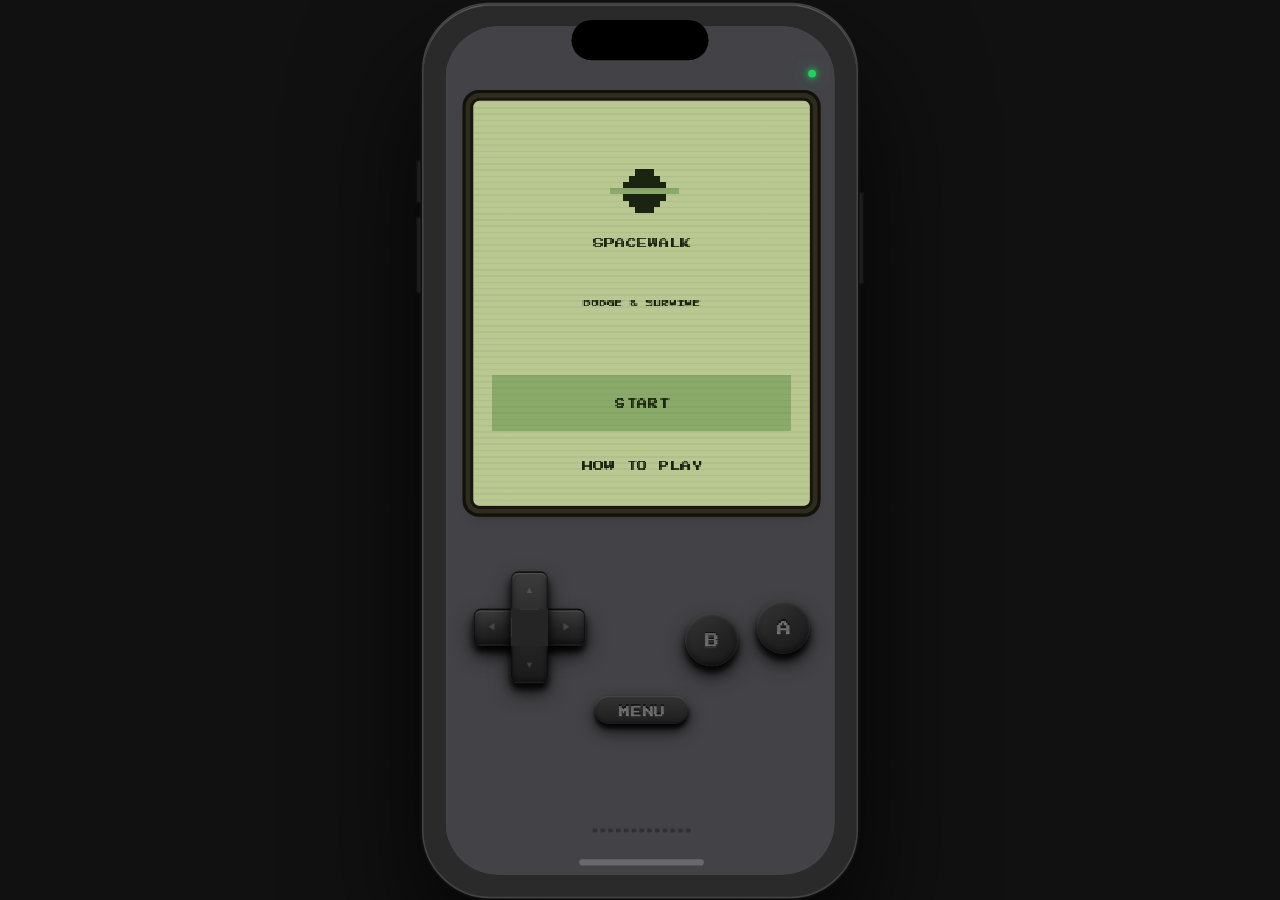
<file: spacewalk_game.html>
<!DOCTYPE html>
<html lang="ja">
<head>
<meta charset="UTF-8">
<meta name="viewport" content="width=device-width,initial-scale=1,maximum-scale=1,user-scalable=no,viewport-fit=cover">
<meta name="apple-mobile-web-app-capable" content="yes">
<meta name="mobile-web-app-capable" content="yes">
<meta name="apple-mobile-web-app-status-bar-style" content="black-translucent">
<meta name="apple-mobile-web-app-title" content="My Little Invader">
<meta name="theme-color" content="#111111">
<link rel="apple-touch-icon" href="apple-touch-icon.png">
<title>SPACEWALK — My Little Invader</title>
<link rel="stylesheet" href="fonts.css">
<style>
  *,*::before,*::after{box-sizing:border-box;margin:0;padding:0;
    /* ボタン長押しでテキスト選択・コピーメニューが出て操作の邪魔になるのを防ぐ（iOS Safariは -webkit- 付きのみ有効） */
    -webkit-user-select:none;user-select:none;
    -webkit-touch-callout:none;-webkit-tap-highlight-color:transparent}
  body{background:#111;display:flex;justify-content:center;align-items:center;min-height:100vh;touch-action:manipulation}
  /* ── iPhoneシェル（invader_game.html と同一デザイン） ── */
  .iphone{width:280px;background:#2a2a2a;border-radius:44px;padding:14px;border:1px solid #444;
    box-shadow:0 0 0 1px #111,inset 0 1px 0 #555,0 40px 80px rgba(0,0,0,0.8);position:relative}
  .btn-l{position:absolute;left:-5px;top:100px;width:4px;height:28px;background:#1e1e1e;border-radius:2px 0 0 2px;border:1px solid #111}
  .btn-l2{position:absolute;left:-5px;top:136px;width:4px;height:50px;background:#1e1e1e;border-radius:2px 0 0 2px;border:1px solid #111}
  .btn-r{position:absolute;right:-5px;top:120px;width:4px;height:60px;background:#1e1e1e;border-radius:0 2px 2px 0;border:1px solid #111}
  .iphone-inner{background:#000;border-radius:34px;overflow:hidden}
  .island{position:absolute;top:10px;left:50%;transform:translateX(-50%);width:88px;height:26px;background:#000;border-radius:20px;z-index:10}
  .screen-area{width:252px;height:545px;background:var(--body-bg,#e8e3d8);overflow:hidden;position:relative;display:flex;flex-direction:column;align-items:center}
  .home-bar{position:absolute;bottom:6px;left:50%;transform:translateX(-50%);width:80px;height:4px;background:rgba(0,0,0,0.18);border-radius:4px}
  .app{width:100%;height:100%;background:var(--body-bg,#e8e3d8);position:relative;display:flex;flex-direction:column;align-items:center}
  .power-led{position:absolute;top:12px;right:14px;width:5px;height:5px;border-radius:50%;background:#1fd45e;
    box-shadow:0 0 4px #1fd45e,0 0 10px rgba(31,212,94,0.55);z-index:20}
  .speaker-grille{position:absolute;bottom:26px;left:50%;transform:translateX(-50%);width:64px;height:5px;
    background-image:radial-gradient(circle at 2px 2.5px,rgba(0,0,0,0.28) 1.5px,transparent 0);background-size:5px 5px;pointer-events:none}
  .lcd-wrap{background:#b8c890;border-radius:4px;position:relative;overflow:hidden;flex-shrink:0;margin-top:48px;width:216px;height:260px;
    box-shadow:0 0 0 2px #18160e,0 0 0 5px #2e2c1e,0 0 0 7px #131108,inset 0 2px 6px rgba(0,0,0,0.24),inset 2px 0 4px rgba(0,0,0,0.1),0 5px 9px rgba(0,0,0,0.40)}
  .lcd-wrap::after{content:'';position:absolute;inset:0;
    background:repeating-linear-gradient(0deg,transparent,transparent 3px,rgba(0,0,0,0.04) 3px,rgba(0,0,0,0.04) 4px);pointer-events:none;z-index:2}
  canvas{display:block;image-rendering:pixelated;width:216px;height:260px}
  .controller-wrap{display:flex;flex-direction:column;align-items:center;gap:8px;width:216px;margin-top:42px}
  .controller-row{width:216px;display:flex;justify-content:space-between;align-items:center}
  .dpad{position:relative;width:72px;height:72px;flex-shrink:0}
  .dpad-h,.dpad-v{position:absolute;background:linear-gradient(180deg,#3c3c3c 0%,#252525 55%,#1c1c1c 100%);
    border-radius:5px;border:1px solid rgba(0,0,0,0.55);
    box-shadow:0 4px 4px var(--shadow-hard,rgba(0,0,0,0.32)),0 6px 12px var(--shadow-soft,rgba(0,0,0,0.22)),inset 0 1px 0 rgba(255,255,255,0.1),inset 0 -2px 4px rgba(0,0,0,0.42)}
  .dpad-h{width:72px;height:24px;top:24px;left:0}
  .dpad-v{width:24px;height:72px;top:0;left:24px}
  .dpad-center{position:absolute;width:24px;height:24px;top:24px;left:24px;background:#252525;z-index:1}
  .dpad-center::before{content:'';position:absolute;inset:0;
    background:linear-gradient(rgba(255,255,255,0.07) 0,rgba(255,255,255,0.07) 1px,transparent 1px) 50% 50%/12px 100% no-repeat,
    linear-gradient(90deg,rgba(255,255,255,0.07) 0,rgba(255,255,255,0.07) 1px,transparent 1px) 50% 50%/100% 12px no-repeat}
  .dpad-arrow{position:absolute;display:flex;align-items:center;justify-content:center;font-size:6px;color:rgba(255,255,255,0.14);
    z-index:2;width:24px;height:24px;user-select:none;transition:transform 0.06s,filter 0.06s}
  .dpad-arrow.up{top:0;left:24px}.dpad-arrow.down{bottom:0;left:24px}
  .dpad-arrow.left{top:24px;left:0}.dpad-arrow.right{top:24px;right:0}
  .btns{display:flex;gap:8px;align-items:center}
  .btn-row{display:flex;gap:12px;align-items:flex-start}
  .btns-wrap{display:flex;flex-direction:column;align-items:center;gap:3px}
  .btns-wrap.btn-b{transform:translateY(8px)}
  .action-btn{width:34px;height:34px;min-width:34px;min-height:34px;max-width:34px;max-height:34px;border-radius:50%;
    background:linear-gradient(145deg,#363636 0%,#232323 55%,#1a1a1a 100%);border:none;
    box-shadow:0 4px 4px var(--shadow-hard,rgba(0,0,0,0.32)),0 6px 12px var(--shadow-soft,rgba(0,0,0,0.22)),inset 0 1px 2px rgba(255,255,255,0.13),inset 0 -2px 4px rgba(0,0,0,0.45);
    display:flex;align-items:center;justify-content:center;cursor:pointer;flex-shrink:0;transition:transform 0.06s,filter 0.06s}
  .btn-lbl{font-family:'Press Start 2P',monospace;font-size:9px;color:rgba(255,255,255,0.3);user-select:none;
    text-shadow:0 1px 1px rgba(255,255,255,0.1),0 -1px 0 rgba(0,0,0,0.5);
    transform:translate(0.061em,0.0625em);   /* 字面が送りの左寄り・行の上寄りに乗るぶんを戻す */
  }
  .menu-btn{width:60px;height:18px;border-radius:9px;background:linear-gradient(180deg,#333 0%,#1e1e1e 100%);border:none;
    box-shadow:0 3px 3px var(--shadow-hard,rgba(0,0,0,0.32)),0 5px 10px var(--shadow-soft,rgba(0,0,0,0.22)),inset 0 1px 0 rgba(255,255,255,0.1),inset 0 -1px 2px rgba(0,0,0,0.35);
    display:flex;align-items:center;justify-content:center;cursor:pointer;transition:transform 0.06s,filter 0.06s}
  .menu-btn-lbl{font-family:'Press Start 2P',monospace;font-size:7px;color:rgba(255,255,255,0.3);user-select:none;letter-spacing:0.08em;
    text-shadow:0 1px 1px rgba(255,255,255,0.1),0 -1px 0 rgba(0,0,0,0.5);
    transform:translate(0.103em,0.0625em);   /* 字面のずれ＋字間が最後の字のうしろにも入るぶんを戻す */
  }

  /* ── 実機モード（ホーム画面から起動 or 実機Safari）：モックのiPhone外装を消してゲーム機本体だけ表示 ── */
  body.device { background:var(--body-bg, #e8e3d8); }
  body.device { overflow:hidden; }
  html.device, body.device { width:100%; height:100%; }
  body.device .iphone {
    background:transparent; border:none; border-radius:0; padding:0; box-shadow:none;
    width:auto;           /* 外装を消した分、幅を中身(252px)に合わせて左寄りを解消 */
  }
  body.device .btn-l, body.device .btn-l2, body.device .btn-r,
  body.device .island, body.device .home-bar { display:none; }
  body.device .iphone-inner { border-radius:0; background:transparent; }
  body.device .screen-area { border-radius:0; }
</style>
</head>
<body>
<div class="iphone">
  <div class="btn-l"></div><div class="btn-l2"></div><div class="btn-r"></div>
  <div class="iphone-inner">
    <div class="island"></div>
    <div class="screen-area">
      <div class="app">
        <div class="power-led"></div>
        <div class="lcd-wrap"><canvas id="lcd"></canvas></div>
        <div class="controller-wrap">
          <div class="controller-row">
            <div class="dpad">
              <div class="dpad-h"></div><div class="dpad-v"></div><div class="dpad-center"></div>
              <div class="dpad-arrow up">▲</div><div class="dpad-arrow down">▼</div>
              <div class="dpad-arrow left">◀</div><div class="dpad-arrow right">▶</div>
            </div>
            <div class="btns"><div class="btn-row">
              <div class="btns-wrap btn-b"><div class="action-btn" id="bb"><span class="btn-lbl">B</span></div></div>
              <div class="btns-wrap"><div class="action-btn" id="ba"><span class="btn-lbl">A</span></div></div>
            </div></div>
          </div>
          <div class="menu-btn" id="bmenu"><span class="menu-btn-lbl">MENU</span></div>
        </div>
        <div class="speaker-grille"></div>
      </div>
      <div class="home-bar"></div>
    </div>
  </div>
</div>

<script>
(function(){
  const W=54, H=65, S=4;
  const ON='#1a2410', OFF='#b8c890', DIM='#8aaa6a';
  const GTOP=9, GBOT=57;        // フィールド上下端（プレイ領域）
  const N=2, Dm=1;

  const cv=document.getElementById('lcd');
  cv.width=W*S; cv.height=H*S;
  const ct=cv.getContext('2d');
  ct.imageSmoothingEnabled=false;

  // ── BODY COLOR（本体SETTINGSの設定を反映） ──
  (function(){
    const COLORS=["#e8e3d8","#434347","#9ed0d8","#c8b8e0","#e8a89a","#98d0b0"];
    let idx=1; // 本体のデフォルト(ONYX)に合わせる
    try{ const b=localStorage.getItem("myvader_bodycolor"); if(b!==null) idx=Math.min(COLORS.length-1, Math.max(0, Number(b)||0)); }catch(e){}
    const bg=COLORS[idx], isDark=(idx===1);
    document.documentElement.style.setProperty("--body-bg", bg);
    const sa=document.querySelector(".screen-area"), app=document.querySelector(".app");
    if(sa) sa.style.background=bg;
    if(app){
      app.style.background=bg;
      app.style.setProperty("--shadow-hard", isDark?"rgba(0,0,0,0.88)":"rgba(0,0,0,0.28)");
      app.style.setProperty("--shadow-soft", isDark?"rgba(0,0,0,0.72)":"rgba(0,0,0,0.16)");
    }
    const hb=document.querySelector(".home-bar");
    if(hb) hb.style.background = isDark?"rgba(255,255,255,0.2)":"rgba(0,0,0,0.18)";
  })();


  function d(x,y,col){ x=Math.round(x);y=Math.round(y); if(x<0||x>=W||y<0||y>=H)return; ct.fillStyle=col||ON; ct.fillRect(x*S,y*S,S,S); }
  function stamp(g,ox,oy,col){ g.forEach((r,ry)=>r.forEach((v,rx)=>{if(v)d(ox+rx,oy+ry,col||ON);})); }
  function stampC(g,ox,oy,palette){ g.forEach((r,ry)=>r.forEach((v,rx)=>{if(v)d(ox+rx,oy+ry,palette[v]);})); }
  // 上下中央そろえの中央寄せテキスト（網掛けの帯に文字を収めるのに使う）
  function txtCM(s,py,sz,col){ ct.font=`${sz}px "Press Start 2P"`; ct.fillStyle=col||ON; ct.textAlign='center'; ct.textBaseline='middle'; ct.fillText(s,(W*S)/2,py*S); }
  function txt(s,px,py,sz,col){ ct.font=`${sz}px "Press Start 2P"`; ct.fillStyle=col||ON; ct.textAlign='left'; ct.textBaseline='top'; ct.fillText(s,px*S,py*S); }
  function hl(y,col,dash){ for(let x=0;x<W;x++) if(!dash||x%2===0) d(x,y,col||ON); }
  // 右そろえ。得点も進行度も右端をそろえるので、桁が増えてもレイアウトが崩れない
  function txtR(s,px,py,sz,col){ ct.font=`${sz}px "Press Start 2P"`; ct.fillStyle=col||ON; ct.textAlign='right'; ct.textBaseline='top'; ct.fillText(s,px*S,py*S); }
  function txtC(s,py,sz,col){ ct.font=`${sz}px "Press Start 2P"`; ct.fillStyle=col||ON; ct.textAlign='center'; ct.textBaseline='top'; ct.fillText(s,(W*S)/2,py*S); }

  // ── 十字キーの向きを示す三角 ──
  //  ▲▼◀▶ は Press Start 2P（Latinのみ）に入っていない。'^' と 'v' で代用していたが、
  //  片方は上に浮いた小さな山、もう片方は小文字で、'<' '>' と大きさも高さも揃っていなかった。
  //  文字と同じ7px角のなかに、1pxずつ広がる三角を直接描く（ドット格子ではなく画素単位）
  function arrow(dir, x, y, len, col){
    ct.fillStyle = col || ON;
    const t = Math.ceil(len/2);                 // 頂点から底辺までの段数
    for(let i=0;i<t;i++){
      const w = 2*i+1, off = (len-w)/2;         // その段の幅と、中央に寄せるためのずれ
      if(dir==='up')    ct.fillRect(x+off,     y+i,       w, 1);
      if(dir==='down')  ct.fillRect(x+off,     y+t-1-i,   w, 1);
      if(dir==='left')  ct.fillRect(x+i,       y+off,     1, w);
      if(dir==='right') ct.fillRect(x+t-1-i,   y+off,     1, w);
    }
  }
  // MOVE 行の右側に ◀▶▲▼ を並べる。px,py はドット座標（txt と同じ基準）。
  //  横向きは幅4px・縦向きは幅7pxと太さが違うので、等ピッチにすると隙間がばらつく。
  //  実際に描く幅を足しながら送って、三角どうしの間隔のほうを揃える
  function arrowRow(px, py, dirs, col){
    const LEN = 7, T = Math.ceil(LEN/2), GAP = 5;   // T=4（三角の高さ／横向きの幅）
    let x = px*S; const y0 = py*S, vOff = Math.round((LEN-T)/2);
    dirs.forEach(dir=>{
      const flat = (dir==='left' || dir==='right');
      arrow(dir, x, y0 + (flat ? 0 : vOff), LEN, col);
      x += (flat ? T : LEN) + GAP;
    });
  }

  // ── キャラ ──
  // ── ゲーム用デフォルメキャラ（全段階 9×8 統一） ──
  const CHARS={
    // STAGE1〜2（系統未分化）
    egg:[
      [0,0,0,0,0,0,0,0,0],
      [0,0,1,1,1,1,0,0,0],
      [0,1,1,1,1,1,1,0,0],
      [1,1,0,1,1,0,1,1,0],
      [1,1,1,1,1,1,1,1,0],
      [0,1,1,1,1,1,1,0,0],
      [0,0,1,1,1,1,0,0,0],
      [0,0,0,0,0,0,0,0,0],
    ],
    mid:[
      [0,0,0,0,0,0,0,0,0],
      [0,0,0,1,0,1,0,0,0],
      [0,0,1,1,1,1,1,0,0],
      [0,1,1,1,1,1,1,1,0],
      [1,1,0,1,1,1,0,1,1],
      [1,1,1,1,1,1,1,1,1],
      [0,1,1,1,1,1,1,1,0],
      [0,0,1,0,0,0,1,0,0],
    ],
    // 幼体：アプリアイコンと同じ形（本体の9×7を9×8に収めた）
    larva:[
      [0,0,0,0,0,0,0,0,0],
      [0,0,1,0,0,0,1,0,0],
      [0,1,1,1,1,1,1,1,0],
      [1,1,0,1,1,1,0,1,1],
      [1,1,1,1,1,1,1,1,1],
      [0,1,1,1,1,1,1,1,0],
      [0,0,1,0,0,0,1,0,0],
      [0,1,0,0,0,0,0,1,0],
    ],
    // STAGE3〜4（系統別）
    // グレイ：大きな頭に1ドットの目、3ドットの首、左右に広げた腕、まっすぐな脚。
    //  以前は頭と胴がひとかたまりで手が無く、グレイらしさが出ていなかった。
    //  下の2段は脚（屈伸で1段に畳まれる）
    grey:[
      [0,1,1,1,1,1,1,1,0],
      [1,1,1,1,1,1,1,1,1],
      [1,0,1,1,1,1,1,0,1],
      [0,1,1,1,1,1,1,1,0],
      [0,0,0,1,1,1,0,0,0],
      [0,1,1,1,1,1,1,1,0],
      [0,0,0,1,0,1,0,0,0],
      [0,0,0,1,0,1,0,0,0],
    ],
    tako:[
      [0,0,1,0,0,0,1,0,0],
      [0,0,0,1,0,1,0,0,0],
      [0,1,1,1,1,1,1,1,0],
      [1,1,0,1,1,1,0,1,1],
      [1,1,1,1,1,1,1,1,1],
      [0,1,1,1,1,1,1,1,0],
      [0,1,0,1,0,1,0,1,0],
      [0,1,0,1,0,1,0,1,0],
    ],
    inv:[
      [0,1,0,0,0,0,0,1,0],
      [0,0,1,0,0,0,1,0,0],
      [0,1,1,1,1,1,1,1,0],
      [1,1,0,1,1,1,0,1,1],
      [1,1,1,1,1,1,1,1,1],
      [0,1,1,1,1,1,1,1,0],
      [0,1,0,0,0,0,0,1,0],
      [0,0,1,1,0,1,1,0,0],
    ],
  };
  let lineage='grey';            // 育成中キャラと連動。egg/mid/larva/grey/tako/inv
  try{ const l=localStorage.getItem('myvader_lineage'); if(l && CHARS[l]) lineage=l; }catch(e){}
  function CHAR(){ return CHARS[lineage]; }
  // 屈伸フレーム（2コマ目）：脚の段を足元の段に畳み、体を1段沈める。足の接地位置は不変
  function crouch(g){
    const merged = g[g.length-2].map((v,i)=> (v || g[g.length-1][i]) ? 1 : 0);
    return [g[0].map(()=>0), ...g.slice(0, g.length-2), merged];
  }
  const CHARS_CROUCH = {}; Object.keys(CHARS).forEach(k=>CHARS_CROUCH[k]=crouch(CHARS[k]));
  //  グレイだけは2コマ目を別に描く。沈むときに腕を縮めて（7→5ドット）脚を1段に畳む。
  //  脚を畳むだけだと、広げた腕がそのまま下がって見え、屈伸らしく見えない
  CHARS_CROUCH.grey = [
    [0,0,0,0,0,0,0,0,0],
    [0,1,1,1,1,1,1,1,0],
    [1,1,1,1,1,1,1,1,1],
    [1,0,1,1,1,1,1,0,1],
    [0,1,1,1,1,1,1,1,0],
    [0,0,0,1,1,1,0,0,0],
    [0,0,1,1,1,1,1,0,0],
    [0,0,0,1,0,1,0,0,0],
  ];
  function CHAR2(){ return CHARS_CROUCH[lineage]; }
  // スコアを本体（invader_game.html）へ報告
  function reportScore(){ try{ localStorage.setItem('myvader_result', JSON.stringify({game:'spacewalk', score:Math.max(0,score), at:Date.now()})); }catch(e){} }
  const CH_W=9, CH_H=8;

  // ── 障害物スプライト ──
  const SPRITES=[
    {g:[[0,0,Dm,0,0],[0,Dm,N,Dm,0],[Dm,N,N,N,Dm],[0,Dm,N,Dm,0],[0,0,Dm,0,0]]},                       // 星 5×5
    {g:[[0,0,0,0,N,N,N,0,0,0,0],[0,0,0,N,N,N,N,N,0,0,0],[0,0,N,N,N,N,N,N,N,0,0],
        [Dm,Dm,Dm,Dm,Dm,Dm,Dm,Dm,Dm,Dm,Dm],[0,0,N,N,N,N,N,N,N,0,0],[0,0,0,N,N,N,N,N,0,0,0],[0,0,0,0,N,N,N,0,0,0,0]]}, // 土星 11×7
    {g:[[0,0,0,0,N,N,0,0,0],[0,N,N,N,N,N,N,0,Dm],[N,N,N,N,N,N,N,Dm,Dm],[0,N,N,N,N,N,N,0,Dm],[0,0,0,0,N,N,0,0,0]]},     // ロケット 9×5
    {g:[[0,0,N,N,N,0,0],[0,N,N,Dm,N,N,0],[N,N,N,N,N,N,N],[N,N,Dm,N,N,N,0],[0,N,N,N,Dm,N,0],[0,0,N,N,N,0,0]]},          // 隕石 7×6
    {g:[[0,0,N,0,0,0,0,0,0],[0,N,N,N,Dm,0,Dm,0,0],[N,N,N,N,Dm,Dm,Dm,Dm,Dm],[0,N,N,N,Dm,0,Dm,0,0],[0,0,N,0,0,0,0,0,0]]}, // 彗星 9×5
    {g:[[Dm,Dm,0,0,0,0,0,Dm,Dm],[Dm,Dm,Dm,N,N,N,Dm,Dm,Dm],[0,0,0,N,N,N,0,0,0],[Dm,Dm,Dm,N,N,N,Dm,Dm,Dm],[Dm,Dm,0,0,0,0,0,Dm,Dm]]}, // 衛星 9×5
  ];
  const SPR_COL=[OFF, DIM, ON];
  function sprSize(si){ const g=SPRITES[si].g; return {w:g[0].length,h:g.length}; }

  // UFO（ボス）
  const UFO=[
    [0,0,0,0,1,1,1,0,0,0,0],
    [0,0,0,1,1,1,1,1,0,0,0],
    [0,0,1,1,1,1,1,1,1,0,0],
    [1,1,1,0,1,0,1,0,1,1,1],
    [1,1,1,1,1,1,1,1,1,1,1],
    [1,1,1,1,1,1,1,1,1,1,1],
    [0,0,1,1,0,0,0,1,1,0,0],
  ];
  const UFO_W=11, UFO_H=7;

  // ── 音 ──
  //  iOSは 電話・アラーム・ほかのアプリの音・画面ロック・裏まわりのたびに
  //  AudioContext を止める。このとき state は 'suspended' ではなく
  //  WebKit独自の 'interrupted' になることがあり、そこからは resume() が
  //  効かないまま戻らないことがある。suspended だけ見ていると、
  //  一度これに当たった時点で ずっと無音になるので、戻らないものは作り直す
  let ac=null, acBornAt=0;
  const AC_RETRY=1000;   // 作り直しの間隔(ms)。割り込みが続くあいだ作り続けないための歯止め
  function newAudio(){
    acBornAt=Date.now();                   // 「最後に作ろうとした時刻」。作れなくても歯止めに使う
    try{ return new (window.AudioContext||window.webkitAudioContext)(); }
    catch(e){ return null; }
  }
  function ensureAudio(){
    if(!ac) ac=newAudio();
    if(!ac) return;
    if(ac.state==='running') return;
    if(ac.state==='suspended'){ ac.resume().catch(function(){}); return; }
    if(Date.now()-acBornAt < AC_RETRY) return;
    const fresh=newAudio();
    // 作れなかったときに いまの口を捨てると、二度と鳴らなくなる
    if(!fresh){ ac.resume().catch(function(){}); return; }
    const old=ac;
    ac=fresh;
    try{ old.close(); }catch(e){}
    if(ac.state==='suspended') ac.resume().catch(function(){});
  }
  function reviveAudio(){ if(ac) ensureAudio(); }
  // ミニゲームを閉じるとき、開いていた口は閉じておく（iOSは同時に持てる数に限りがある）
  window.addEventListener('pagehide', function(){ if(ac){ try{ ac.close(); }catch(e){} ac=null; } });
  function beep(freq,dur,type){
    try{
      if(localStorage.getItem('myvader_sound')==='off') return;   // 本体のSOUND設定を尊重
      ensureAudio();
      if(!ac) return;
      const o=ac.createOscillator(), g=ac.createGain();
      o.connect(g); g.connect(ac.destination);
      o.type=type||'square'; o.frequency.setValueAtTime(freq,ac.currentTime);
      g.gain.setValueAtTime(0.12,ac.currentTime);
      g.gain.exponentialRampToValueAtTime(0.001,ac.currentTime+(dur||0.08));
      o.start(); o.stop(ac.currentTime+(dur||0.08));
    }catch(e){}
  }
  ['touchend','pointerdown','click'].forEach(function(ev){
    document.addEventListener(ev, reviveAudio, {passive:true});
  });
  document.addEventListener('visibilitychange', function(){ if(!document.hidden) reviveAudio(); });
  window.addEventListener('pageshow', reviveAudio);

  // ── 状態 ──
  const STATE={TITLE:0,PLAY:2,BOSS_INTRO:3,BOSS:4,BOSS_CLEAR:5,GAMEOVER:6,HIT:7,HELP:8};
  let menuSel=0;
  let state=STATE.TITLE;
  const TICK=50, FPS=1000/TICK;

  // プレイヤー
  let plyX, plyY;
  const PLY_MIN_X=1, PLY_MAX_X=Math.floor(W*0.55); // 左〜画面中央少し
  const PLY_MIN_Y=GTOP+1, PLY_MAX_Y=GBOT-CH_H;

  // ゲーム進行
  let lives, score, elapsed;
  let stage;                 // 難易度ステージ（ボスごとに+1）
  const MISS_MAX=5;
  const BOSS_INTERVAL=30;    // 秒ごとにボス
  const BOSS_EXIT_SPEED=2;   // ボス戦後、左の外へ抜けるはやさ（ドット/フレーム）
  const BOSS_TIME=10;        // ボス戦の長さ秒
  let phaseTimer;            // 通常/ボスの残りフレーム
  let hitCooldown=0;
  let introTimer=0, clearTimer=0;

  // 障害物管理（スポーン制御）
  let objs=[];
  let spawnTimer=0;

  // ボスUFO
  let bx,by,bvx,bvy;
  // ── ボスの行動パターン ──
  //  chase     : まっすぐ追いかける
  //  tail      : 背後に回り込んで追い回す
  //  intercept : プレイヤーの進行方向に先回りする
  //  zigzag    : 上下に振れながらじりじり近づく
  //  charge    : いったん離れて狙いを固定し、直線的に突進する
  // どのパターンも「動き続けていれば避けられる」ことを守る：
  //  ・追尾系の速度は必ずプレイヤー（1.3/軸）より遅い
  //  ・突進だけは速いが、撃つ前に狙いを固定するので横に逃げれば当たらない
  const BOSS_PATS=['chase','tail','intercept','zigzag','charge'];
  let bossPat='chase', bossPatT=0, bossSub='', bossSubT=0;
  let bossAimX=0, bossAimY=0, bossWave=0;
  let plyPX=0, plyPY=0, plyVX=0, plyVY=0;   // 先回り用にプレイヤーの速度を覚えておく

  // 入力
  const keys={left:false,right:false,up:false,down:false};

  // ── 難易度パラメータ（ステージで上昇） ──
  function diff(){
    return {
      scrollSpeed: Math.min(0.8 + stage*0.25, 2.4),   // 障害物の流れる速さ
      spawnGap:    Math.max(22 - stage*2.5, 9),        // スポーン間隔（フレーム）小さいほど密
      bossSpeed:   Math.min(0.5 + stage*0.12, 1.2),    // ボスUFOの追尾速度（プレイヤー1.3より必ず遅い）
      bossDash:    Math.min(1.3 + stage*0.10, 1.8),    // 突進の速度（直線・狙い固定なので横に避けられる）
    };
  }

  // ── 安全通路を保証したスポーン ──
  const FIELD_H = GBOT-GTOP;
  const SAFE_GAP = CH_H + 5;   // キャラが通れる最低隙間（余裕を持たせる）

  // ── ワープ（Aボタン。1回のプレイで3回まで）──
  //  逃げ場が無くなったときの最後の手。いま流れてきているものを見て、
  //  いちばん先まで何も来ていない高さへ跳ぶ
  const WARP_MAX = 3;
  let warpLeft = WARP_MAX;
  let warpFx = 0, warpFromY = 0;    // 演出用（残っているフレーム数と、跳ぶ前の高さ）
  function safestY(){
    // ボス戦のあいだは障害物が流れてこない（objs が空）。
    //  「次に何かが来るまでの余裕」で測ると全部の高さが同点になり、
    //  いまの高さが選ばれて跳ばずに終わってしまう。ボス戦は別の測りかたにする
    if(state===STATE.BOSS || state===STATE.BOSS_INTRO){
      const ucy = by + UFO_H/2;
      let best=plyY, bestD=-1;
      for(let y=PLY_MIN_Y; y<=PLY_MAX_Y; y++){
        const d = Math.abs((y + CH_H/2) - ucy);      // UFOからいちばん離れた高さへ
        if(d > bestD){ bestD=d; best=y; }
      }
      return best;
    }
    // 候補の高さごとに「その高さに居たら、次に何かが来るまでどれだけ余裕があるか」を測る
    const list = objs.map(o=>{ const {w,h}=sprSize(o.si); return {x:o.x, y:o.y, w, h}; });
    let best=plyY, bestScore=-Infinity;
    for(let y=PLY_MIN_Y; y<=PLY_MAX_Y; y++){
      let room = W*2;                                  // 何も無ければ最大
      for(const o of list){
        if(y+CH_H-1 < o.y || y > o.y+o.h-1) continue;  // 縦に重ならないものは関係ない
        const dx = o.x - (plyX+CH_W);                  // 自機の前方までの距離
        if(dx < -o.w) continue;                        // すでに後ろへ抜けた
        room = Math.min(room, Math.max(0, dx));
      }
      // 同じ余裕なら、いまの高さに近いほうを選ぶ（むやみに大きく跳ばない）
      const score = room - Math.abs(y-plyY)*0.01;
      if(score > bestScore){ bestScore=score; best=y; }
    }
    return best;
  }
  function doWarp(){
    if(state!==STATE.PLAY && state!==STATE.BOSS) return;
    if(warpLeft<=0){ beep(180,0.10,'sawtooth'); return; }   // 残っていないことを音で返す
    const ny = safestY();
    if(Math.abs(ny-plyY) < 1){ beep(180,0.10,'sawtooth'); return; }  // すでにそこが最善
    warpFromY = plyY; plyY = ny;
    warpLeft--; warpFx = 8;
    hitCooldown = Math.max(hitCooldown, Math.round(0.3*FPS));  // 着地直後の事故を防ぐ
    beep(1400,0.05); beep(1900,0.10);
  }

  // 新しい障害物(x=W+1)が、既存の各障害物と「xが重なる時間帯」に
  // 縦で塞ぎ合わないか確認する。障害物は全部同じspeedで流れるので相対位置は不変。
  // よって今この瞬間、新障害物のxレンジと重なる/将来重なる既存物との
  // y重なりだけ見れば十分。新障害物は最右なので、既存の全障害物が対象。
  // ただし「すでに画面左へ抜けつつある」もの（x+w < W-?）は通路に影響しないので
  // 右側 2/3 にあるものだけを対象にする。
  function relevantRanges(){
    const ranges=[];
    objs.forEach(o=>{
      const {w,h}=sprSize(o.si);
      // 右側2/3エリア（新障害物と縦に並ぶ可能性がある範囲）
      if(o.x+w > W*0.30){
        ranges.push([o.y, o.y+h-1]);
      }
    });
    return ranges.sort((a,b)=>a[0]-b[0]);
  }

  let lastGapCenter=(GTOP+GBOT)/2; // 直近の安全な隙間の中心（通路の連続性のため）

  function findSafeY(si){
    const {h}=sprSize(si);
    const ranges=relevantRanges();
    const tries=[];
    for(let k=0;k<24;k++){
      const y=GTOP+Math.floor(Math.random()*(FIELD_H-h+1));
      if(leavesSafeGap(ranges, [y,y+h-1])) tries.push(y);
    }
    if(!tries.length) return null;
    // 配置後にできる最大空きの中心が、直近の通路から離れすぎない候補を優先
    let best=tries[0], bestScore=Infinity;
    tries.forEach(y=>{
      const gc=gapCenterAfter(ranges, [y,y+h-1]);
      const dist=Math.abs(gc-lastGapCenter);
      if(dist<bestScore){ bestScore=dist; best=y; lastGapCenter=gc; }
    });
    return best;
  }

  // ranges+newRange を置いたとき、最大空きの中心yを返す
  function gapCenterAfter(ranges, nr){
    const all=ranges.concat([nr]).sort((a,b)=>a[0]-b[0]);
    const merged=[];
    all.forEach(r=>{ if(!merged.length||r[0]>merged[merged.length-1][1]+1) merged.push([r[0],r[1]]); else merged[merged.length-1][1]=Math.max(merged[merged.length-1][1],r[1]); });
    let prevEnd=GTOP-1, bestLen=0, center=(GTOP+GBOT)/2;
    merged.forEach(([s,e])=>{ const g=s-1-prevEnd; if(g>bestLen){bestLen=g;center=prevEnd+1+g/2;} prevEnd=e; });
    const g=GBOT-prevEnd; if(g>bestLen){bestLen=g;center=prevEnd+1+g/2;}
    return center;
  }

  function leavesSafeGap(ranges, newRange){
    const all=ranges.concat([newRange]).sort((a,b)=>a[0]-b[0]);
    const merged=[];
    all.forEach(r=>{
      if(!merged.length || r[0] > merged[merged.length-1][1]+1){
        merged.push([r[0],r[1]]);
      } else {
        merged[merged.length-1][1]=Math.max(merged[merged.length-1][1], r[1]);
      }
    });
    let prevEnd=GTOP-1, maxGap=0;
    merged.forEach(([s,e])=>{ maxGap=Math.max(maxGap, s-1-prevEnd); prevEnd=e; });
    maxGap=Math.max(maxGap, GBOT-prevEnd);
    return maxGap >= SAFE_GAP;
  }

  function spawnObstacle(){
    const si=Math.floor(Math.random()*SPRITES.length);
    const y=findSafeY(si);
    if(y===null) return;
    objs.push({x:W+1, y, si});
  }

  // ── 初期化 ──
  function startGame(){
    plyX=4; plyY=Math.floor((GTOP+GBOT)/2-CH_H/2);
    lives=MISS_MAX; score=0; elapsed=0; stage=0;
    warpLeft=WARP_MAX; warpFx=0;
    objs=[]; spawnTimer=0; hitCooldown=0;
    phaseTimer=BOSS_INTERVAL*FPS;
    state=STATE.PLAY;
  }

  function startBossIntro(){
    state=STATE.BOSS_INTRO; introTimer=Math.round(1.6*FPS);
    // UFOは画面右外から登場
    bx=W+2; by=GTOP+2; bvx=0; bvy=0;
  }
  // 次の行動パターンを選ぶ。同じパターンが続かないようにする
  function pickBossPat(){
    const cand = BOSS_PATS.filter(p=>p!==bossPat);
    bossPat = cand[Math.floor(Math.random()*cand.length)];
    bossPatT = Math.round((2.0 + Math.random()*1.2)*FPS);
    if(bossPat==='charge'){ bossSub='back'; bossSubT=Math.round(0.7*FPS); bossPatT=Math.round(3.2*FPS); }
  }
  function startBoss(){
    state=STATE.BOSS; phaseTimer=BOSS_TIME*FPS;
    objs=[];
    // bx,by はイントロから引き継ぐ（既に画面内へ入っている）
    bvx=0; bvy=0;
    // 最初は素直な追尾から入り、様子を見せてからパターンを混ぜる
    bossPat='chase'; bossPatT=Math.round(1.8*FPS);
    bossSub=''; bossSubT=0; bossWave=0;
    plyVX=0; plyVY=0;
  }
  function endBoss(){
    state=STATE.BOSS_CLEAR; clearTimer=Math.round(1.2*FPS);
  }
  function resumeWalk(){
    stage++;                       // ボス後に難易度UP
    state=STATE.PLAY;
    phaseTimer=BOSS_INTERVAL*FPS;
    objs=[]; spawnTimer=0;
  }

  function loseLife(){
    lives--;
    hitCooldown=Math.round(0.8*FPS);
    beep(220,0.2,'sawtooth');
    if(lives<=0){ state=STATE.GAMEOVER; reportScore(); beep(140,0.45,'sawtooth'); }
  }

  // ── 衝突（ピクセルパーフェクト） ──
  function pixels(g,ox,oy){ const o=[]; g.forEach((r,ry)=>r.forEach((v,rx)=>{if(v)o.push([ox+rx,oy+ry]);})); return o; }
  function playerPixels(){ return pixels(CHAR(), Math.round(plyX), Math.round(plyY)); }
  function hitsObstacle(){
    const pp=playerPixels();
    for(const o of objs){
      const set=new Set(pixels(SPRITES[o.si].g, Math.round(o.x), Math.round(o.y)).map(([x,y])=>x+','+y));
      for(const [px,py] of pp) if(set.has(px+','+py)) return true;
    }
    return false;
  }
  function hitsBoss(){
    const set=new Set(pixels(UFO, Math.round(bx), Math.round(by)).map(([x,y])=>x+','+y));
    for(const [px,py] of playerPixels()) if(set.has(px+','+py)) return true;
    return false;
  }

  // ── 更新 ──
  function movePlayer(){
    const spd=1.3;
    if(keys.left) plyX-=spd;
    if(keys.right) plyX+=spd;
    if(keys.up) plyY-=spd;
    if(keys.down) plyY+=spd;
    const bossPhase=(state===STATE.BOSS||state===STATE.BOSS_INTRO);
    if(bossPhase){
      // 右端まで移動可能
      if(plyX>W-CH_W-1) plyX=W-CH_W-1;
    } else if(state===STATE.BOSS_CLEAR){
      // 通常域へ緩やかに戻す（右端からのワープを防ぐ）
      if(plyX>PLY_MAX_X) plyX=Math.max(PLY_MAX_X, plyX-2);
    } else {
      if(plyX>PLY_MAX_X) plyX=PLY_MAX_X;
    }
    if(plyX<PLY_MIN_X) plyX=PLY_MIN_X;
    if(plyY<PLY_MIN_Y) plyY=PLY_MIN_Y;
    if(plyY>PLY_MAX_Y) plyY=PLY_MAX_Y;
  }

  function update(){
    if(state===STATE.BOSS_INTRO){
      introTimer--;
      const D=diff();
      // 残った障害物は流し続けて画面外へ（新規スポーンはしない）
      objs.forEach(o=>o.x-=D.scrollSpeed);
      objs=objs.filter(o=>{ const {w}=sprSize(o.si); return o.x+w>=0; });
      // UFOを右の定位置へスライドイン
      const tx=W-UFO_W-2;
      if(bx>tx) bx=Math.max(tx, bx-1.2);
      // プレイヤーは操作可能（無敵中扱いで被弾しない）
      movePlayer();
      if(hitCooldown>0) hitCooldown--;
      // 障害物との接触は無効（イントロ中は安全）
      if(introTimer<=0) startBoss();
      return;
    }
    if(state===STATE.BOSS_CLEAR){
      clearTimer--;
      // UFOは左の外へ抜けていく。障害物と同じ向きに流れるので、
      //  来た道を戻るより「先へ行ってしまった」ように見える
      bx-=BOSS_EXIT_SPEED;
      movePlayer();   // クリア中は通常域に制限されるので自然に左へ戻る
      // 画面に残ったまま消えないよう、抜けきるまでは次へ進めない
      if(clearTimer<=0 && bx+UFO_W < 0) resumeWalk();
      return;
    }
    if(state===STATE.PLAY){
      elapsed++;
      score=Math.floor(elapsed/FPS*5);
      if(hitCooldown>0) hitCooldown--;
      const D=diff();

      // 障害物スクロール
      objs.forEach(o=>o.x-=D.scrollSpeed);
      objs=objs.filter(o=>{ const {w}=sprSize(o.si); return o.x+w>=0; });

      // スポーン
      spawnTimer++;
      if(spawnTimer>=D.spawnGap){ spawnTimer=0; spawnObstacle(); }

      movePlayer();

      // 衝突（無敵中は判定せず通過）
      if(hitCooldown<=0 && hitsObstacle()){
        loseLife();
        // 当たった障害物は消す（連続ヒット防止）
        objs=objs.filter(o=>{
          const set=new Set(pixels(SPRITES[o.si].g,Math.round(o.x),Math.round(o.y)).map(([x,y])=>x+','+y));
          return !playerPixels().some(([px,py])=>set.has(px+','+py));
        });
      }

      // ボス突入
      phaseTimer--;
      if(phaseTimer<=0){ beep(500,0.2); startBossIntro(); }
      return;
    }
    if(state===STATE.BOSS){
      elapsed++;
      score=Math.floor(elapsed/FPS*5);
      if(hitCooldown>0) hitCooldown--;
      const D=diff();

      const px0=plyX, py0=plyY;
      movePlayer();
      // プレイヤーの速度（先回りの狙いに使う。急な方向転換に振り回されないようならす）
      plyVX = plyVX*0.7 + (plyX-px0)*0.3;
      plyVY = plyVY*0.7 + (plyY-py0)*0.3;

      const pcx=plyX+CH_W/2, pcy=plyY+CH_H/2;   // プレイヤー中心
      const bcx=bx+UFO_W/2,  bcy=by+UFO_H/2;    // ボス中心
      let sp=D.bossSpeed, tx, ty;

      if(hitCooldown>0){
        // 衝突直後は必ず離れる。パターンも仕切り直す
        tx = (pcx > bcx) ? 0 : W-UFO_W;
        ty = (pcy > bcy) ? GTOP : GBOT-UFO_H;
        bossPatT = 0;
      } else {
        if(bossPatT<=0) pickBossPat();
        bossPatT--;
        bossWave++;
        switch(bossPat){
          case 'tail': {
            // 背後（プレイヤーの進行方向の反対側）へ回り込んでから追う
            const dir = (plyVX < -0.05) ? 1 : (plyVX > 0.05 ? -1 : (pcx < W/2 ? 1 : -1));
            tx = pcx - UFO_W/2 + dir*10;
            ty = pcy - UFO_H/2;
            break;
          }
          case 'intercept': {
            // 進路の先を狙う。読みが外れれば置いていかれる程度の先読み量に留める
            const LEAD = 14;
            tx = pcx - UFO_W/2 + plyVX*LEAD;
            ty = pcy - UFO_H/2 + plyVY*LEAD;
            break;
          }
          case 'zigzag': {
            // 上下に振れながらじりじり寄る。振れている分だけ前進は遅い
            tx = pcx - UFO_W/2;
            ty = pcy - UFO_H/2 + Math.sin(bossWave*0.16)*9;
            sp *= 0.9;
            break;
          }
          case 'charge': {
            bossSubT--;
            if(bossSub==='back'){
              // いったん距離をとる（溜めの時間＝プレイヤーへの予告になる）
              tx = pcx - UFO_W/2 - Math.sign(pcx-bcx)*26;
              ty = pcy - UFO_H/2 - Math.sign(pcy-bcy)*10;
              sp *= 1.1;
              const far = Math.abs(pcx-bcx) > 22;
              if((far && bossSubT<=0) || bossSubT<=-Math.round(0.6*FPS)){
                bossSub='lock'; bossSubT=Math.round(0.35*FPS);
                bossAimX=pcx; bossAimY=pcy;          // ここで狙いを固定する
              }
            } else if(bossSub==='lock'){
              // 狙いを定めてためる。ボスはほぼ止まる
              tx=bx; ty=by; sp*=0.25;
              if(bossSubT<=0){ bossSub='go'; bossSubT=Math.round(1.4*FPS); beep(360,0.08,'square'); }
            } else {
              // 固定した狙いへ直線的に突進。追尾しないので横に避ければかわせる
              const dx=bossAimX-bcx, dy=bossAimY-bcy, len=Math.hypot(dx,dy)||1;
              bvx=dx/len*D.bossDash; bvy=dy/len*D.bossDash;
              tx=null;
              if(bossSubT<=0) bossPatT=0;            // 撃ち終わったら次のパターンへ
            }
            break;
          }
          default:   // chase
            tx = pcx - UFO_W/2;
            ty = pcy - UFO_H/2;
        }
      }

      if(tx !== null){
        bvx += Math.sign(tx-bx)*0.12; bvy += Math.sign(ty-by)*0.12;
        bvx*=0.92; bvy*=0.92;
        bvx=Math.max(-sp,Math.min(sp,bvx)); bvy=Math.max(-sp,Math.min(sp,bvy));
      }
      bx+=bvx; by+=bvy;
      // 画面端で止まったら勢いも殺す（端に張り付いて震えないように）
      if(bx<0||bx>W-UFO_W) bvx=0;
      if(by<GTOP||by>GBOT-UFO_H) bvy=0;
      bx=Math.max(0,Math.min(W-UFO_W,bx)); by=Math.max(GTOP,Math.min(GBOT-UFO_H,by));

      if(hitCooldown<=0 && hitsBoss()) loseLife();

      phaseTimer--;
      if(phaseTimer<=0){ beep(700,0.2); endBoss(); }
      return;
    }
  }

  // ── 描画 ──
  function drawField(boss){
    ct.fillStyle=OFF; ct.fillRect(0,0,W*S,H*S);
    // ヘッダー：得点（3本共通のかたち）
    txt('SCORE',1,1,8,ON);
    txtR(String(Math.max(0,score)).padStart(4,'0'), W-1, 1, 8, ON);
    // 区切り線
    for(let x=0;x<W;x+=2) d(x,GTOP-1,DIM);
    for(let x=0;x<W;x+=2) d(x,GBOT+1,DIM);
  }
  function drawHud(){
    // フッター：左にライフ、右に進行度（3本共通のかたち）。
    //  y=59 はフィールド下端の区切り線(GBOT+1=58)の直下。これより上げると線に食い込む
    txt('LIFE',1,59,7,ON);
    for(let i=0;i<MISS_MAX;i++){
      const lx=10+i*4, on=i<lives;
      d(lx,59,on?ON:DIM); d(lx+1,59,on?ON:DIM); d(lx,60,on?ON:DIM); d(lx+1,60,on?ON:DIM);
    }
    // ワープの残りは数字で出す。ライフと同じ形のピップを並べていたため、
    //  間をあけても1列につながって見えて、どこまでがライフか分からなかった。
    //  読み取るものの種類が違うと分かるよう、表示の形そのものを変えてある。
    //  使い切ったら薄くして、押しても跳べないことを示す
    txt('W'+warpLeft, 36, 59, 7, warpLeft>0 ? ON : DIM);
    txtR('ST'+(stage+1), W-1, 59, 7, ON);
  }
  function drawPlayer(){
    // ワープの跡：跳ぶ前の場所と、そこから今の場所へ薄い点を並べる
    if(warpFx>0){
      stamp(CHAR(), Math.round(plyX), Math.round(warpFromY), DIM);
      const step = warpFromY < plyY ? 2 : -2;
      for(let y=warpFromY+step; (step>0 ? y<plyY : y>plyY); y+=step)
        d(Math.round(plyX)+Math.floor(CH_W/2), y, DIM);
      warpFx--;
    }
    const flashing=hitCooldown>0 && Math.floor(hitCooldown/2)%2===0;
    if(!flashing) stamp((Math.floor(elapsed/5)%2) ? CHAR2() : CHAR(), Math.round(plyX), Math.round(plyY), ON);  // 2コマ屈伸（描画のみ・判定は不変）
  }

  function draw(){
    if(state===STATE.TITLE){
      ct.fillStyle=OFF; ct.fillRect(0,0,W*S,H*S);
      // 土星アイコン（障害物スプライトの土星を流用、11×7）
      stampC(SPRITES[1].g, W/2-5, 11, SPR_COL);
      txtC('SPACEWALK',22,7,ON);
      txtC('DODGE & SURVIVE',32,5,ON);
      // 選択中を網掛けの帯で示す（本編のMENUと同じ表現）。
      //  以前は未選択を薄色にしていたため、HOW TO PLAY がキャッチコピーと同じ見た目になり、
      //  選べる項目だと気づかれなかった。両方とも濃色で並べ、文字も6→7pxに上げてある
      const items=['START','HOW TO PLAY'];
      const HL_H=9;
      items.forEach((it,i)=>{
        const by=44+i*10;
        if(i===menuSel){ for(let x=3;x<W-3;x++) for(let dy=0;dy<HL_H;dy++) d(x,by+dy,DIM); }
        txtCM(it, by+HL_H/2, 7, ON);      // 帯の上下中央に置く
      });
      return;
    }
    if(state===STATE.HELP){
      ct.fillStyle=OFF; ct.fillRect(0,0,W*S,H*S);
      // 本文は視認性優先で 5px → 7px。行間も広げて再レイアウト
      txtC('HOW TO PLAY',2,7,ON);
      hl(10,ON);
      // 上の区切りまでが操作、下がルール。ワープも操作なので MOVE の下に並べる
      txt('MOVE',2,13,7,ON); arrowRow(22,13,['left','right','up','down'],ON);
      // 逃げ場が無くなったときの最後の手。回数が限られていることまで書く。
      //  MOVE と同じで「機能を左、押すボタンを矢印と同じ位置に」そろえる
      txt('WARP',2,21,7,ON); txt('A',22,21,7,ON); txt('3 TIMES',W-14,22,5,ON);
      hl(28,ON);
      // 障害物は星だけでなく衛星やロケットも流れてくる。「星をよける」だけだと実物と食い違う
      txt('DODGE ALL',2,31,7,ON);
      txt('STARS SATELLITES',2,39,5,ON);
      txt('ROCKETS',2,45,5,ON);
      txt('UFO BOSS 30s',2,51,6,ON);
      txt('5 MISS = OVER',2,57,6,ON);
      if(Math.floor(Date.now()/450)%2===0) txtC('B : BACK',62,5,ON);
      return;
    }
    if(state===STATE.PLAY){
      drawField(false);
      objs.forEach(o=>stampC(SPRITES[o.si].g,Math.round(o.x),Math.round(o.y),SPR_COL));
      drawPlayer();
      drawHud();
      // ボス接近の予告（残り3秒）
      const remain=phaseTimer/FPS;
      if(remain<3 && Math.floor(Date.now()/250)%2===0) txtC('WARNING',GTOP+5,6,ON);
      return;
    }
    if(state===STATE.BOSS_INTRO){
      drawField(true);
      // 流れ去る残存障害物
      objs.forEach(o=>stampC(SPRITES[o.si].g,Math.round(o.x),Math.round(o.y),SPR_COL));
      // スライドインするUFO
      stamp(UFO,Math.round(bx),Math.round(by),ON);
      drawPlayer();
      txtC('CAUTION',20,8,ON);
      if(Math.floor(Date.now()/200)%2===0){ txtC('UFO',31,6,ON); txtC('APPROACHING',40,5,ON); }
      drawHud();
      return;
    }
    if(state===STATE.BOSS_CLEAR){
      drawField(false);
      // 退場するUFO
      if(bx<W) stamp(UFO,Math.round(bx),Math.round(by),ON);
      drawPlayer();
      txtC('SURVIVED!',28,7,ON);
      drawHud();
      return;
    }
    if(state===STATE.BOSS){
      drawField(true);
      stamp(UFO,Math.round(bx),Math.round(by),ON);
      drawPlayer();
      drawHud();
      // ボス残り時間バー
      const frac=Math.max(0,phaseTimer/(BOSS_TIME*FPS));
      const x0=1,x1=W-1,len=x1-x0;
      for(let i=0;i<len;i++) d(x0+i,GTOP,( i/len<frac)?ON:DIM);
      return;
    }
    if(state===STATE.GAMEOVER){
      ct.fillStyle=OFF; ct.fillRect(0,0,W*S,H*S);
      stamp(UFO, W/2-5, 10, ON);
      txtC('GAME',22,8,ON);
      txtC('OVER',32,8,ON);
      txtC('SCORE',44,7,ON);   // 薄くて読みにくかったので濃く・大きく
      txtC((''+Math.max(0,score)).padStart(4,'0'),53,8,ON);
      if(Math.floor(Date.now()/450)%2===0) txtC('B : BACK',61,5,ON);
      return;
    }
  }

  // ── ループ ──
  setInterval(()=>{ update(); draw(); }, TICK);

  // ── 入力 ──
  // 十字ボタンの操作音。本体の playClick と同じ「下がる短いクリック」に合わせてある
  function click(freq){
    try{
      if(localStorage.getItem('myvader_sound')==='off') return;
      ensureAudio();
      if(!ac) return;
      const o=ac.createOscillator(), g=ac.createGain();
      o.connect(g); g.connect(ac.destination);
      o.type='square';
      o.frequency.setValueAtTime(freq, ac.currentTime);
      o.frequency.exponentialRampToValueAtTime(freq*0.33, ac.currentTime+0.04);
      g.gain.setValueAtTime(0.12, ac.currentTime);
      g.gain.exponentialRampToValueAtTime(0.001, ac.currentTime+0.05);
      o.start(); o.stop(ac.currentTime+0.05);
    }catch(e){}
  }
  function press(el,fn){
    el.addEventListener('touchstart',e=>{e.preventDefault(); el._pressed=true; fn();},{passive:false});
    el.addEventListener('mousedown',e=>{ el._pressed=true; fn(); });
  }
  function release(el,fn){
    const handler=()=>{ if(el._pressed){ el._pressed=false; fn(); } };
    el.addEventListener('touchend',e=>{e.preventDefault(); handler();},{passive:false});
    el.addEventListener('mouseup',handler);
    el.addEventListener('mouseleave',handler);
  }
  function anim(el){ el.style.transform='translateY(2px) scale(.9)'; el.style.filter='brightness(.7)'; setTimeout(()=>{el.style.transform='';el.style.filter='';},100); }
  function dAnim(el){ el.style.transform='translateY(2px) scale(.88)'; el.style.filter='brightness(2.5)'; setTimeout(()=>{el.style.transform='';el.style.filter='';},100); }

  const eL=document.querySelector('.dpad-arrow.left');
  const eR=document.querySelector('.dpad-arrow.right');
  const eU=document.querySelector('.dpad-arrow.up');
  const eD=document.querySelector('.dpad-arrow.down');
  press(eL,()=>{keys.left=true;dAnim(eL);click(900);});   release(eL,()=>keys.left=false);
  press(eR,()=>{keys.right=true;dAnim(eR);click(900);});   release(eR,()=>keys.right=false);
  function menuMove(){ if(state===STATE.TITLE){ menuSel=(menuSel+1)%2; beep(500,0.05); } }
  // タイトルでは選択音が鳴るので、押下音は重ねない
  press(eU,()=>{ dAnim(eU); if(state===STATE.TITLE) menuMove(); else { keys.up=true; click(900); } });
  release(eU,()=>keys.up=false);
  press(eD,()=>{ dAnim(eD); if(state===STATE.TITLE) menuMove(); else { keys.down=true; click(900); } });
  release(eD,()=>keys.down=false);

  function confirmTitle(){ beep(880,0.07); if(menuSel===0) startGame(); else state=STATE.HELP; }
  function onADown(){ anim(document.getElementById('ba')); doWarp(); }
  //  Aは「決定」だけ。戻るのはBに一本化する（画面のヒントもBだけを出す）
  function onAUp(){
    if(state===STATE.TITLE) confirmTitle();
  }
  press(document.getElementById('ba'), onADown);
  release(document.getElementById('ba'), onAUp);
  // ミニゲームを閉じて、本体のゲーム選択画面へ戻る
  //  back=true …… タイトルでBを押した＝ゲーム選択画面へ戻る
  //  back=false …… MENUボタン＝遊ぶのをやめて育成画面へ
  function exitToMenu(back){
    beep(700,0.06);
    // 宛先は自分と同じオリジン（本体）に限定する
    if(window.parent && window.parent !== window)
      window.parent.postMessage({myvader:"exit", back: !!back}, window.location.origin);
    else window.location.href='invader_game.html';
  }
  function onBPress(){
    anim(document.getElementById('bb'));
    if(state===STATE.HELP) state=STATE.TITLE;
    // タイトルでも、遊び終わったあとでも、Bは「ひとつ前＝ゲーム選択画面」へ戻る
    else if(state===STATE.TITLE || state===STATE.GAMEOVER) exitToMenu(true);
  }
  press(document.getElementById('bb'), onBPress);
  press(document.getElementById('bmenu'), ()=>{
    const m=document.getElementById('bmenu'); m.style.transform='scale(.93)'; setTimeout(()=>m.style.transform='',100);
    // 遊び終わったあとは選択画面へ、遊んでいる最中は育成画面へ
    exitToMenu(state===STATE.GAMEOVER);   // iframe内なら親に通知して閉じる（ページ遷移しない）
  });

  const KEY_DIRS = ['ArrowLeft','ArrowRight','ArrowUp','ArrowDown'];
  document.addEventListener('keydown',e=>{
    if(KEY_DIRS.includes(e.key) && !e.repeat && state!==STATE.TITLE) click(900);
    if(e.key==='ArrowLeft')keys.left=true; if(e.key==='ArrowRight')keys.right=true;
    if((e.key==='ArrowUp'||e.key==='ArrowDown') && state===STATE.TITLE){ e.preventDefault(); menuMove(); return; }
    if(e.key==='ArrowUp')keys.up=true; if(e.key==='ArrowDown')keys.down=true;
    if(e.key===' '||e.key.toLowerCase()==='a'){ e.preventDefault(); }
    // Bボタンもキーで押せるようにする（画面のBだけ効かないのは分かりにくい）
    if((e.key.toLowerCase()==='b'||e.key==='Escape') && !e.repeat){ e.preventDefault(); onBPress(); }
  });
  document.addEventListener('keyup',e=>{
    if(e.key==='ArrowLeft')keys.left=false; if(e.key==='ArrowRight')keys.right=false;
    if(e.key==='ArrowUp')keys.up=false; if(e.key==='ArrowDown')keys.down=false;
    if(e.key===' '||e.key.toLowerCase()==='a') onAUp();
  });

})();
</script>

<script>
// iPhone実機表示：ゲーム機シェルを画面サイズに合わせて拡大（デザイン比率は維持）

  // 実機（ホーム画面アプリ / iOS Safari）ではモックのiPhone外装を消す
  (function(){
    var standalone = window.navigator.standalone === true ||
                     (window.matchMedia && window.matchMedia("(display-mode: standalone)").matches);
    var touchPhone = /iPhone|iPod|Android/i.test(navigator.userAgent);
    if(standalone || touchPhone) document.body.classList.add("device");
  })();
(function(){
  function fit(){
    var el=document.querySelector(".iphone"); if(!el) return;
    el.style.transform="none";
    // 計測は必ず通常フローの状態で行う（横向き時のfixed指定が残っていると幅が変わるため）
    el.style.position=""; el.style.left=""; el.style.top="";
    var r=el.getBoundingClientRect();
    var w=r.width||280, h=r.height||600;
    var vw=window.innerWidth, vh=window.innerHeight;
    var device=document.body.classList.contains("device");
    // 端末を横に倒しても縦画面のまま見せる（回転させない）。
    // iOS Safariはマニフェストのorientation指定もscreen.orientation.lock()も非対応のため、
    // 横向きを検知して中身を90度カウンター回転させることで縦表示を維持する。
    var landscape = device && vw > vh;
    // 回転後の外接矩形は (h×s) × (w×s) になるので、幅と高さを入れ替えて収める
    var s = landscape ? Math.min(vw*0.995/h, vh*0.995/w)
                      : Math.min(vw*0.995/w, vh*0.995/h);
    el.style.transformOrigin="center center";
    // どちら向きに倒したかで必要な回転方向が変わるため、OSが報告する角度の逆ぶんだけ戻す
    var angle=0;
    if(window.screen && screen.orientation && typeof screen.orientation.angle==="number") angle=screen.orientation.angle;
    else if(typeof window.orientation==="number") angle=window.orientation;
    if(landscape && angle%180===0) angle=90;   // 角度が取得できない環境では時計回り90°とみなす
    // 横向き時は通常フローの高さ(545px)が画面高を超えて中央がずれるため、fixedで確実にセンタリングする
    if(landscape){ el.style.position="fixed"; el.style.left="50%"; el.style.top="50%"; }
    el.style.transform=(landscape ? "translate(-50%,-50%) rotate("+(-angle)+"deg) " : "")+"scale("+s+")";
    // 実機ではステータスバー分だけ中身（LCD・十字ボタン・A/B/MENU）を下げ、上部にLEDの余白を確保する
    var app=document.querySelector(".app");
    if(app){
      var pad=0;
      if(device){
        // 回転時は画面の左右どちらかにノッチが来るので大きい方を使う
        var sat = landscape ? Math.max(safeInset("left"), safeInset("right")) : safeInset("top");
        pad=(sat/s)+6;
      }
      app.style.paddingTop=pad+"px";
    }
    // 電源LEDをLCDパネル上端の少し上へ（機種のセーフエリアに依存させない）。
    // 座標はレイアウト値(offsetTop)で求める：getBoundingClientRectは拡大・回転の影響を受けるため。
    // .lcd-wrap の外周ベゼルは box-shadow(0 0 0 7px) で描かれ、レイアウト上の高さに含まれないので差し引く。
    var led=document.querySelector(".power-led"), lcd=document.querySelector(".lcd-wrap"), parent=(led&&led.offsetParent)||document.querySelector(".app");
    if(led && lcd && parent){
      var lcdTop=0, node=lcd;
      while(node && node!==parent){ lcdTop+=node.offsetTop; node=node.offsetParent; }
      var ledH=led.offsetHeight||5, BEZEL=7, GAP=8;
      var top=lcdTop - ledH - BEZEL - GAP;
      if(top<2) top=2;
      led.style.top=top+"px";
    }
  }
  // セーフエリアの各辺を実測（env()はCSSでしか読めないので、探り用の要素を挿して測る）
  function safeInset(side){
    var p=document.createElement("div");
    p.style.cssText="position:fixed;top:0;left:0;width:1px;height:env(safe-area-inset-"+side+");";
    document.body.appendChild(p);
    var v=p.getBoundingClientRect().height; p.remove();
    return v;
  }
  window.addEventListener("resize",fit);
  window.addEventListener("orientationchange",function(){setTimeout(fit,300);});
  window.addEventListener("load",fit);
  document.addEventListener("DOMContentLoaded",fit);
})();
</script>
</body>
</html>
</file>
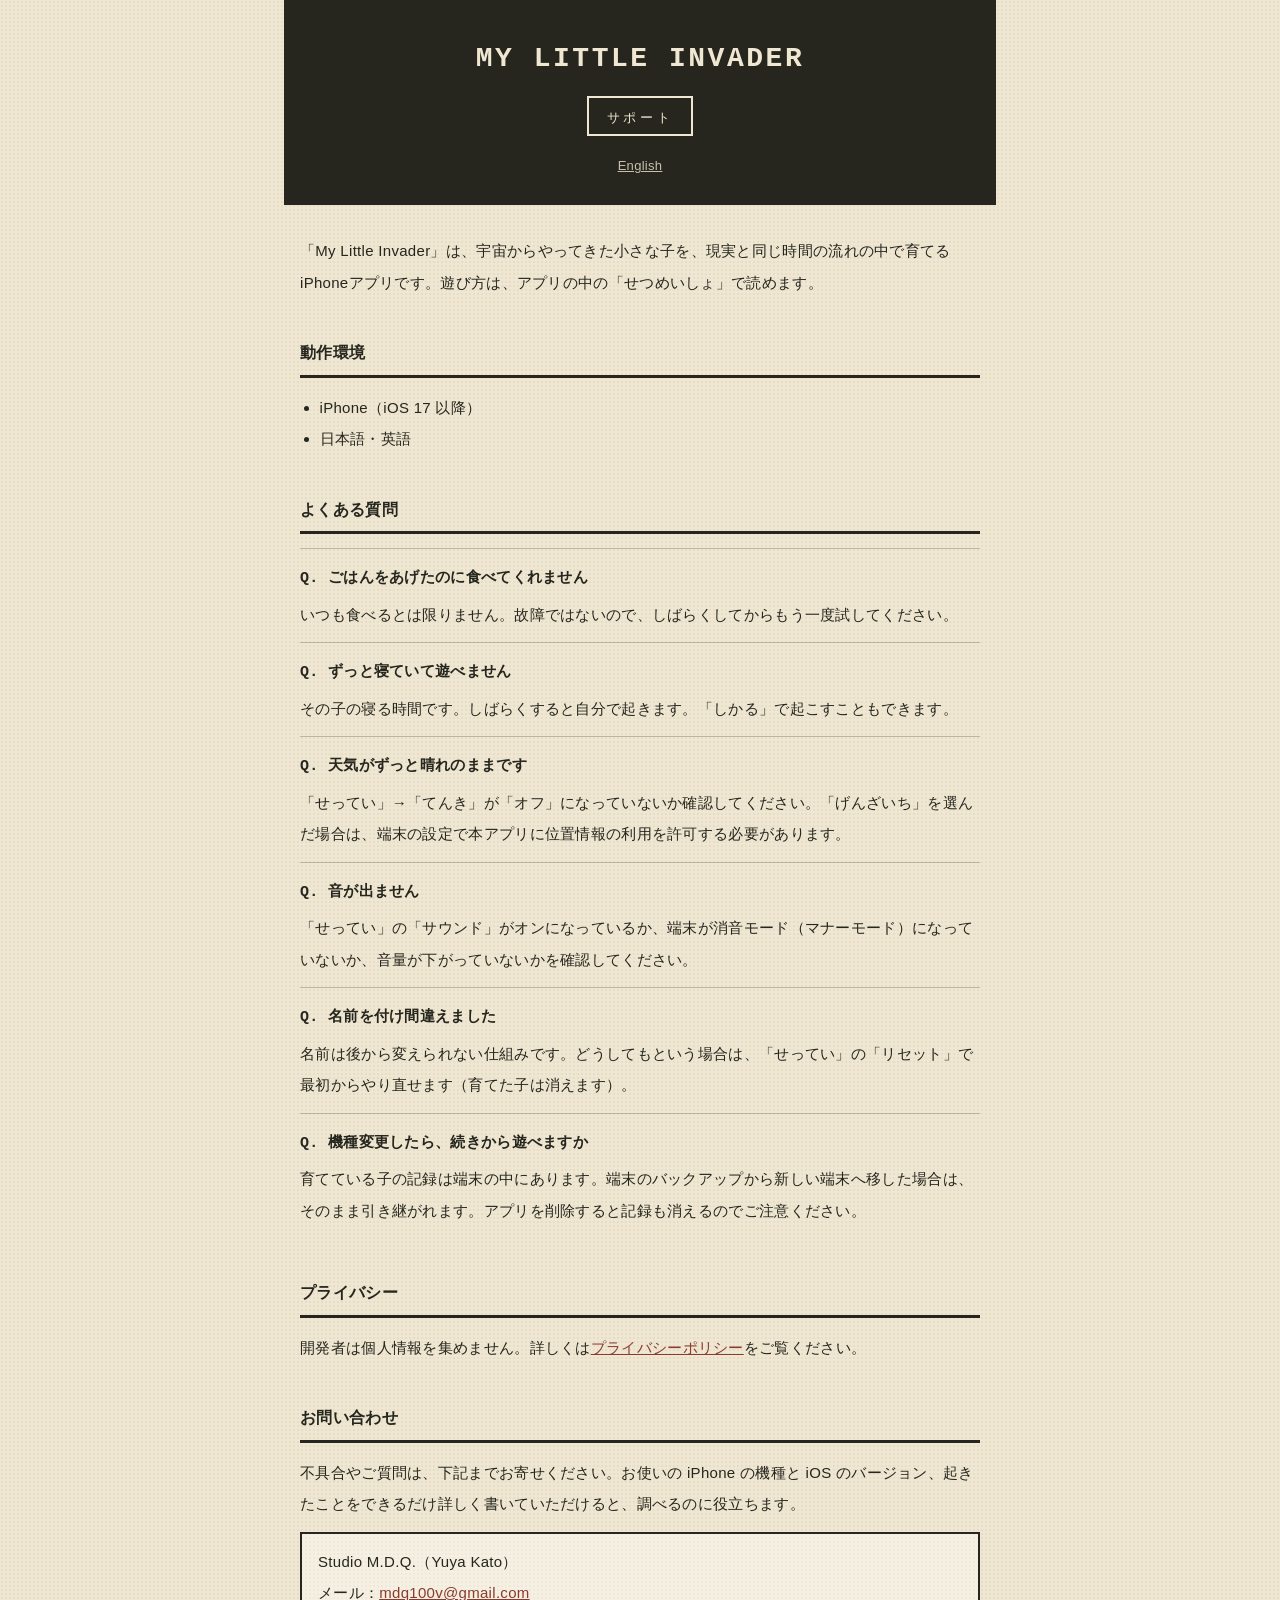
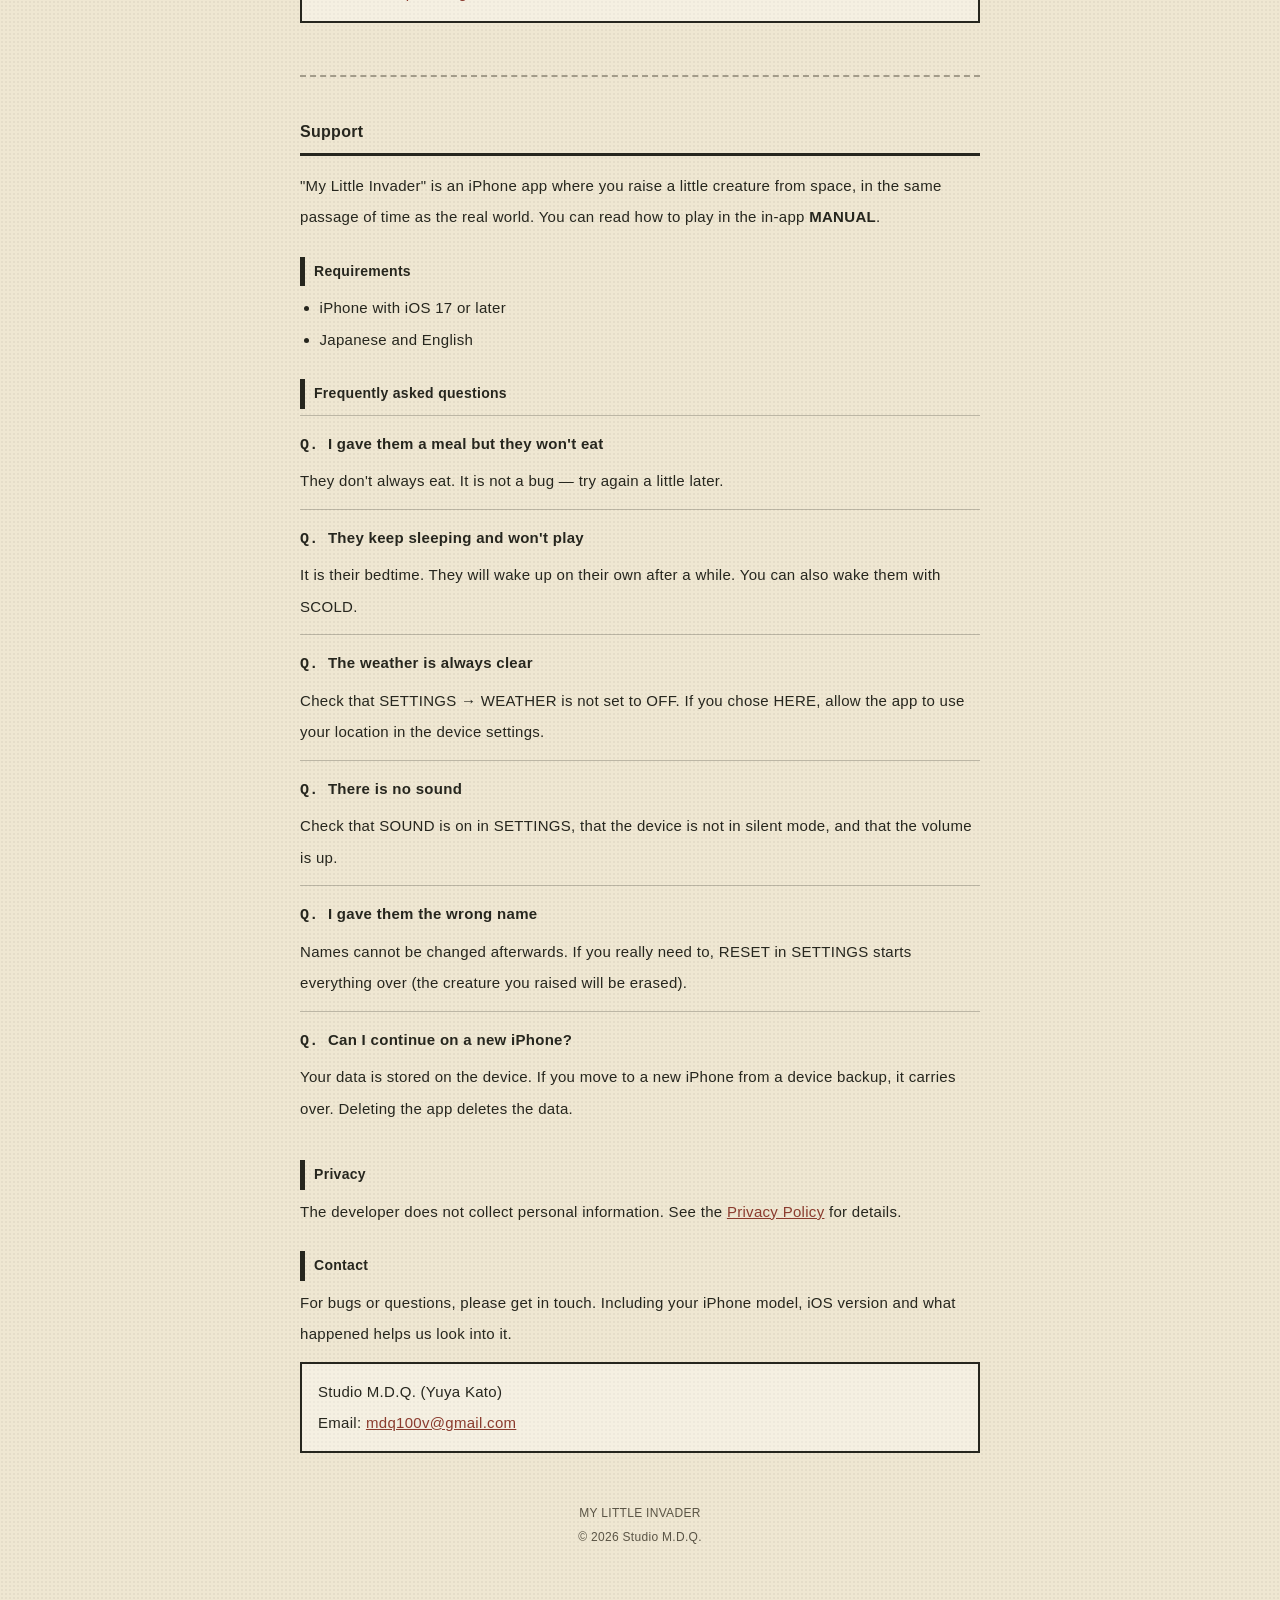
<file: support.html>
<!doctype html>
<html lang="ja">
<head>
<meta charset="utf-8">
<meta name="viewport" content="width=device-width,initial-scale=1,viewport-fit=cover">
<meta name="description" content="My Little Invader（iPhoneアプリ）のサポート">
<title>My Little Invader — サポート</title>
<style>
*{box-sizing:border-box}
:root{ --paper:#efe7d2; --ink:#26261e; --ink2:#5a5445; --rule:#26261e; --accent:#8a3b2e; }
html{-webkit-text-size-adjust:100%}
body{
  margin:0; padding:0 16px 64px;
  background:var(--paper);
  background-image:radial-gradient(rgba(0,0,0,.045) 1px, transparent 1px);
  background-size:4px 4px;
  color:var(--ink);
  font-family:"Hiragino Maru Gothic ProN","ヒラギノ丸ゴ ProN","Hiragino Sans","Yu Gothic",sans-serif;
  font-size:15px; line-height:2.1; letter-spacing:.02em;
}
.wrap{max-width:680px; margin:0 auto}
.cover{ margin:0 -16px 30px; padding:40px 18px 26px; background:var(--ink); color:var(--paper); text-align:center }
.logo{ font-family:ui-monospace,"SFMono-Regular",Menlo,monospace; font-weight:700;
       font-size:clamp(19px,6vw,28px); letter-spacing:.09em; line-height:1.35; margin:0 }
.label{ display:inline-block; margin-top:18px; border:2px solid var(--paper); padding:8px 18px 5px;
        font-size:13px; letter-spacing:.28em; line-height:1.8 }
.langs{ font-size:13px; margin-top:16px; opacity:.8 }
.langs a{ color:var(--paper) }
h2{ margin:40px 0 14px; font-size:16px; line-height:1.9; border-bottom:3px solid var(--rule); padding-bottom:6px; text-wrap:balance }
h3{ margin:24px 0 6px; font-size:14px; border-left:5px solid var(--ink); padding-left:9px }
p, ul{ margin:0 0 12px }
ul{ padding-left:1.3em }
a{ color:var(--accent) }
a:focus-visible{ outline:2px solid var(--accent); outline-offset:2px }
.qa{ border-top:1px solid rgba(38,38,30,.25); padding:12px 0 2px }
.qa .q{ font-weight:700; margin:0 0 4px }
.qa .q::before{ content:"Q. "; font-family:ui-monospace,monospace }
.qa .a{ margin:0 0 10px; color:var(--ink) }
.contact{ border:2px solid var(--rule); padding:12px 16px; background:rgba(255,255,255,.35); margin:10px 0 0 }
hr{ border:0; border-top:2px dashed var(--ink2); margin:52px 0 0; opacity:.5 }
footer{ margin-top:48px; text-align:center; font-size:12px; color:var(--ink2); line-height:2 }
</style>
</head>
<body>
<div class="wrap">

<header class="cover">
  <h1 class="logo">MY LITTLE INVADER</h1>
  <div class="label">サポート</div>
  <div class="langs"><a href="#en">English</a></div>
</header>

<main>
<section lang="ja">
<p>「My Little Invader」は、宇宙からやってきた小さな子を、現実と同じ時間の流れの中で育てるiPhoneアプリです。遊び方は、アプリの中の「せつめいしょ」で読めます。</p>

<h2>動作環境</h2>
<ul>
  <li>iPhone（iOS 17 以降）</li>
  <li>日本語・英語</li>
</ul>

<h2>よくある質問</h2>
<div class="qa"><p class="q">ごはんをあげたのに食べてくれません</p>
<p class="a">いつも食べるとは限りません。故障ではないので、しばらくしてからもう一度試してください。</p></div>
<div class="qa"><p class="q">ずっと寝ていて遊べません</p>
<p class="a">その子の寝る時間です。しばらくすると自分で起きます。「しかる」で起こすこともできます。</p></div>
<div class="qa"><p class="q">天気がずっと晴れのままです</p>
<p class="a">「せってい」→「てんき」が「オフ」になっていないか確認してください。「げんざいち」を選んだ場合は、端末の設定で本アプリに位置情報の利用を許可する必要があります。</p></div>
<div class="qa"><p class="q">音が出ません</p>
<p class="a">「せってい」の「サウンド」がオンになっているか、端末が消音モード（マナーモード）になっていないか、音量が下がっていないかを確認してください。</p></div>
<div class="qa"><p class="q">名前を付け間違えました</p>
<p class="a">名前は後から変えられない仕組みです。どうしてもという場合は、「せってい」の「リセット」で最初からやり直せます（育てた子は消えます）。</p></div>
<div class="qa"><p class="q">機種変更したら、続きから遊べますか</p>
<p class="a">育てている子の記録は端末の中にあります。端末のバックアップから新しい端末へ移した場合は、そのまま引き継がれます。アプリを削除すると記録も消えるのでご注意ください。</p></div>

<h2>プライバシー</h2>
<p>開発者は個人情報を集めません。詳しくは<a href="privacy.html">プライバシーポリシー</a>をご覧ください。</p>

<h2>お問い合わせ</h2>
<p>不具合やご質問は、下記までお寄せください。お使いの iPhone の機種と iOS のバージョン、起きたことをできるだけ詳しく書いていただけると、調べるのに役立ちます。</p>
<div class="contact">
  Studio M.D.Q.（Yuya Kato）<br>
  メール：<a href="mailto:mdq100v@gmail.com">mdq100v@gmail.com</a>
</div>
</section>

<hr>

<section lang="en" id="en">
<h2>Support</h2>
<p>"My Little Invader" is an iPhone app where you raise a little creature from space, in the same passage of time as the real world. You can read how to play in the in-app <strong>MANUAL</strong>.</p>

<h3>Requirements</h3>
<ul>
  <li>iPhone with iOS 17 or later</li>
  <li>Japanese and English</li>
</ul>

<h3>Frequently asked questions</h3>
<div class="qa"><p class="q">I gave them a meal but they won't eat</p>
<p class="a">They don't always eat. It is not a bug — try again a little later.</p></div>
<div class="qa"><p class="q">They keep sleeping and won't play</p>
<p class="a">It is their bedtime. They will wake up on their own after a while. You can also wake them with SCOLD.</p></div>
<div class="qa"><p class="q">The weather is always clear</p>
<p class="a">Check that SETTINGS → WEATHER is not set to OFF. If you chose HERE, allow the app to use your location in the device settings.</p></div>
<div class="qa"><p class="q">There is no sound</p>
<p class="a">Check that SOUND is on in SETTINGS, that the device is not in silent mode, and that the volume is up.</p></div>
<div class="qa"><p class="q">I gave them the wrong name</p>
<p class="a">Names cannot be changed afterwards. If you really need to, RESET in SETTINGS starts everything over (the creature you raised will be erased).</p></div>
<div class="qa"><p class="q">Can I continue on a new iPhone?</p>
<p class="a">Your data is stored on the device. If you move to a new iPhone from a device backup, it carries over. Deleting the app deletes the data.</p></div>

<h3>Privacy</h3>
<p>The developer does not collect personal information. See the <a href="privacy.html#en">Privacy Policy</a> for details.</p>

<h3>Contact</h3>
<p>For bugs or questions, please get in touch. Including your iPhone model, iOS version and what happened helps us look into it.</p>
<div class="contact">
  Studio M.D.Q. (Yuya Kato)<br>
  Email: <a href="mailto:mdq100v@gmail.com">mdq100v@gmail.com</a>
</div>
</section>
</main>

<footer>
  MY LITTLE INVADER<br>
  © 2026 Studio M.D.Q.
</footer>
</div>
</body>
</html>
</file>
<file: fonts.css>
/* Press Start 2P（latinサブセット）を同梱で読み込む。
   Google Fonts から取ると外部通信が必要になり、オフラインで字が出なくなるため。
   ライセンス：SIL Open Font License 1.1 → PressStart2P-OFL.txt */
@font-face {
  font-family: 'Press Start 2P';
  font-style: normal;
  font-weight: 400;
  font-display: block;   /* 差し替わるとレイアウトが動くので、読み込むまで待たせる */
  src: url(pressstart2p-latin.woff2) format('woff2');
  unicode-range: U+0000-00FF, U+0131, U+0152-0153, U+02BB-02BC, U+02C6, U+02DA, U+02DC,
                 U+2000-206F, U+20AC, U+2122, U+2191, U+2193, U+2212, U+2215, U+FEFF, U+FFFD;
}
</file>
